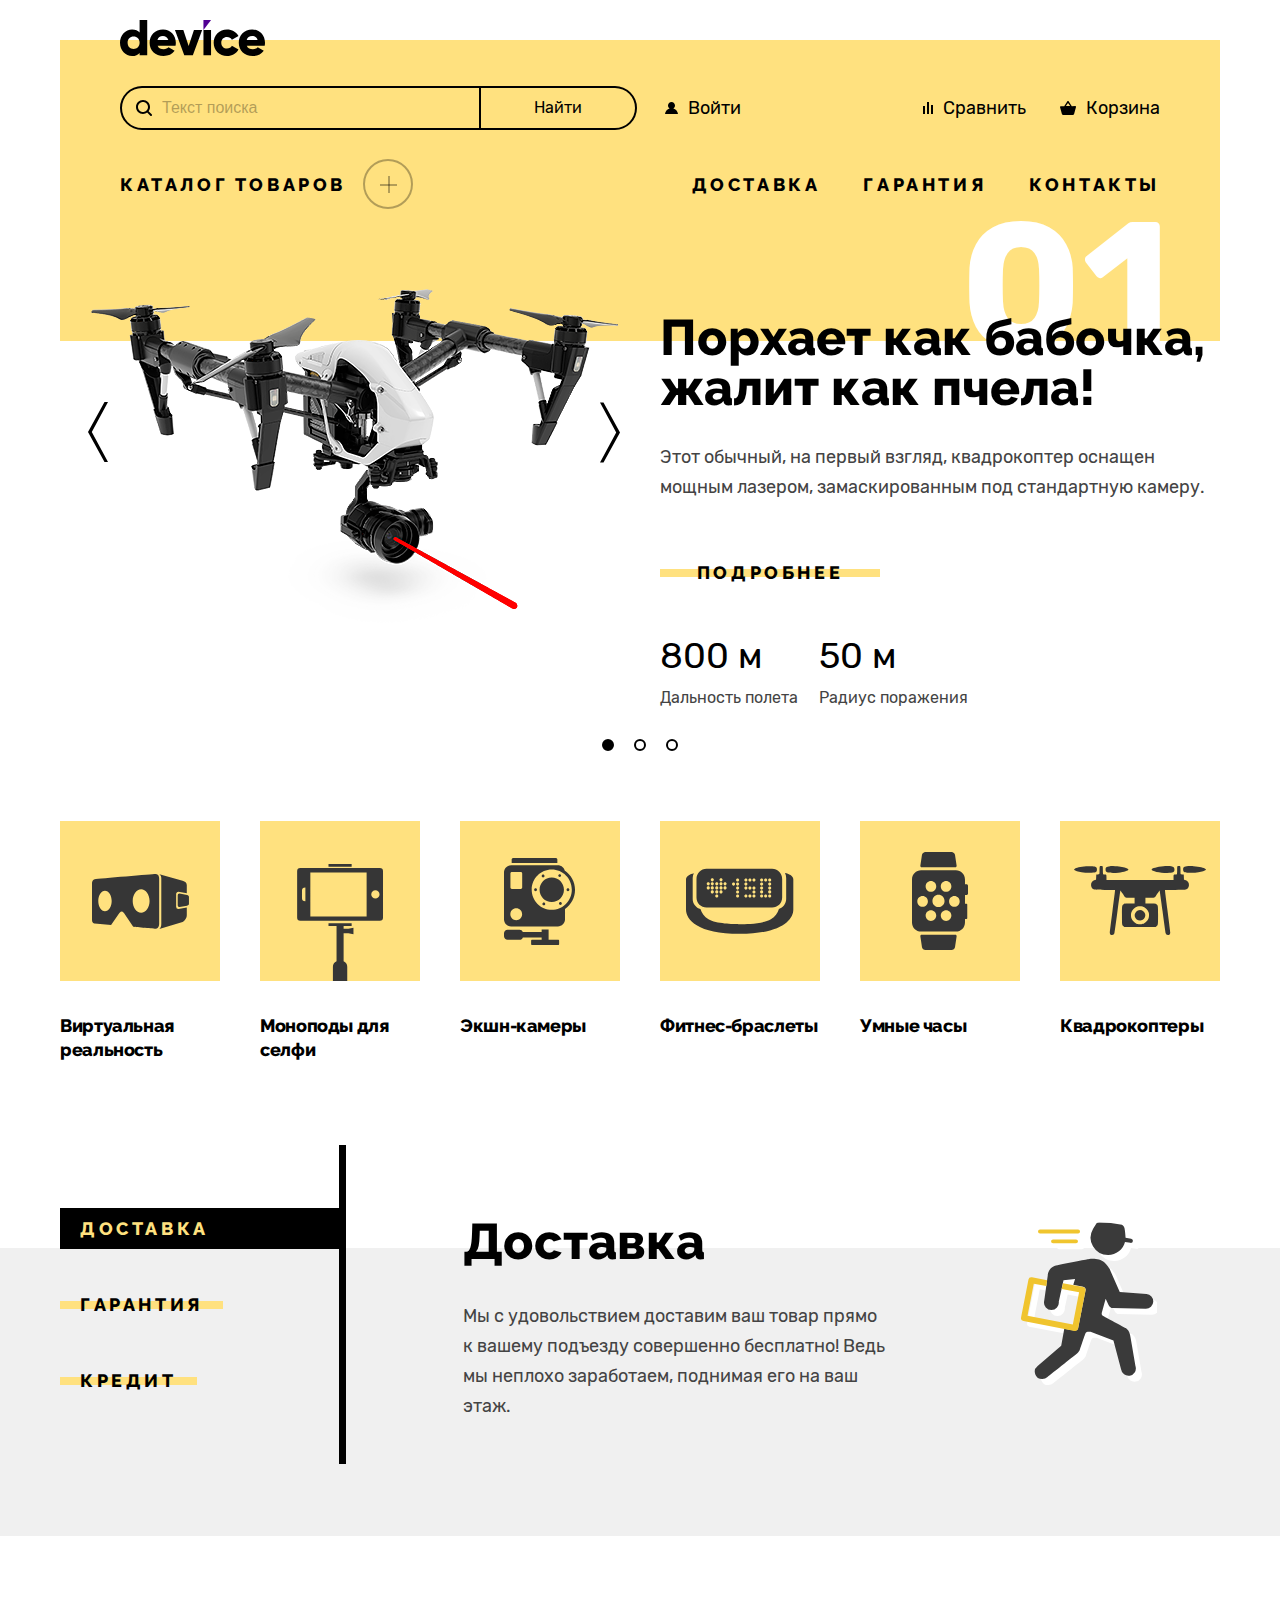
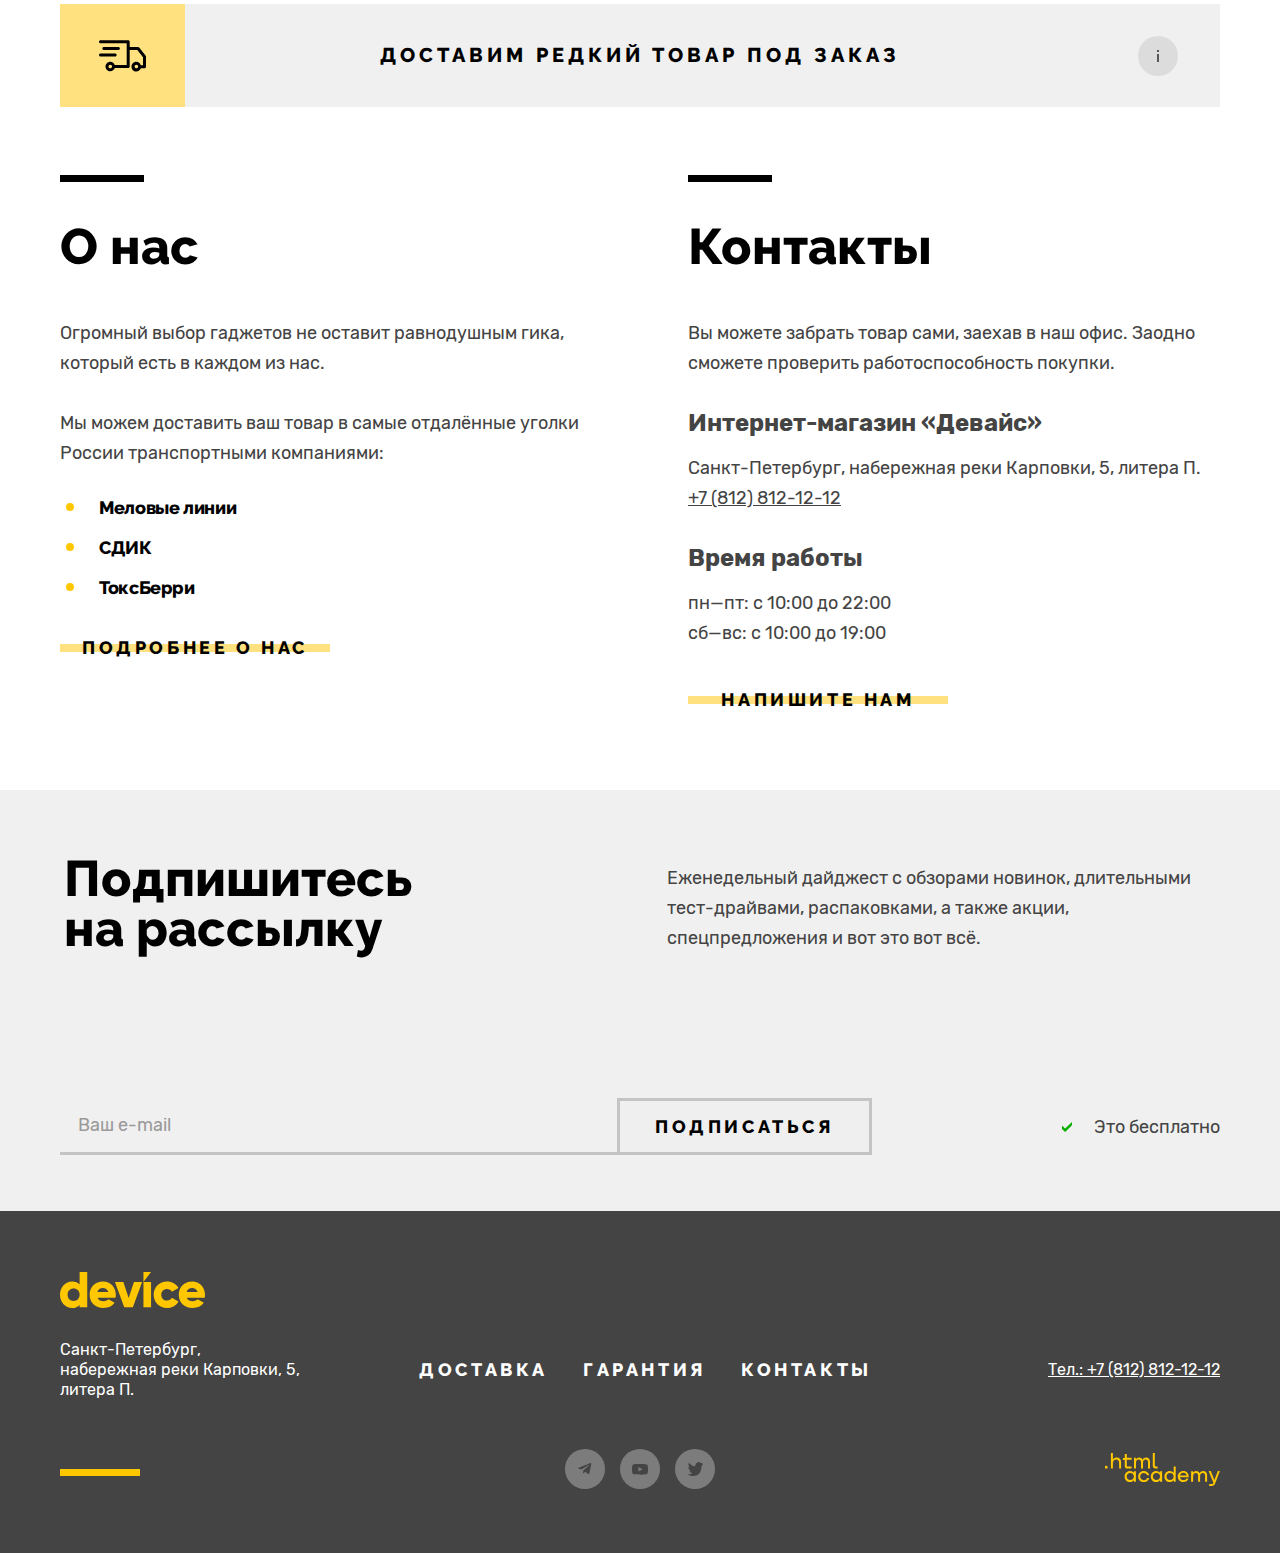
<file: index.html>
<!DOCTYPE html>
<html lang="ru">
  <head>
    <meta charset="utf-8">
    <title>Девайс</title>
    <link rel="stylesheet" href="styles/styles.css">
    <link rel="icon" href="favicon.ico">
    <link rel="icon" type="image/png" href="images/favicon.png">
  </head>
  <body>
    <header class="page-header">
      <nav class="navigation">
        <a class="logo-link" href="index.html">
          <img
            class="logo-image"
            src="images/logo-device.svg"
            alt="Логотип «Девайс»."
            width="145"
            height="36">
        </a>
        <div class="search-navigation-user">
          <form
            class="search-form"
            action="https://echo.htmlacademy.ru/"
            method="post"
          >
            <label for="search-field" class="visually-hidden"
              >Форма поиска</label
            >
            <div class="search-wrapper">
              <svg
              class="search-icon"
              aria-hidden="true"
              focusable="false"
              width="16"
              height="16"
              viewBox="0 0 16 16"
              fill="none"
              xmlns="http://www.w3.org/2000/svg"
            >
              <path
                d="M15.7 14.3L12.6 11.2C13.5 10 14 8.6 14 7C14 3.1 10.9 0 7 0C3.1 0 0 3.1 0 7C0 10.9 3.1 14 7 14C8.6 14 10 13.5 11.2 12.6L14.3 15.7C14.5 15.9 14.7 16 15 16C15.6 16 16 15.6 16 15C16 14.8 15.9 14.5 15.7 14.3ZM2 7C2 4.2 4.2 2 7 2C9.8 2 12 4.2 12 7C12 9.8 9.8 12 7 12C4.2 12 2 9.8 2 7Z"
                fill="#000000"
              />
              </svg>
              <input
              class="search-field"
              type="text"
              id="search-field"
              name="search-field"
              placeholder="Текст поиска"
              >
            </div>
            <div class="search-button-wrapper">
              <button class="search-button" type="submit">Найти</button>
            </div>
          </form>
          <ul class="navigation-user-list">
            <li class="navigation-user-item">
              <a
                class="navigation-user-link navigation-user-link-login"
                href="#"
              >
                <svg
                  class="navigation-icon navigation-icon-login"
                  xmlns="http://www.w3.org/2000/svg"
                  aria-hidden="true"
                  focusable="false"
                  width="13"
                  height="12"
                  fill="none"
                >
                  <path
                    fill="#000000"
                    d="M0 12h13c-.2-2.6-2.1-4.8-4.7-5.5 1-.6 1.7-1.7 1.7-3C10 1.6 8.4 0 6.5 0S3 1.6 3 3.5c0 1.3.7 2.4 1.7 3C2.1 7.2.2 9.4 0 12Z"
                  />
                </svg>
                Войти
              </a>
            </li>
            <li class="navigation-user-item">
              <a
                class="navigation-user-link navigation-user-link-compare"
                href="#"
              >
                <svg
                  class="navigation-icon navigation-icon-compare"
                  xmlns="http://www.w3.org/2000/svg"
                  aria-hidden="true"
                  focusable="false"
                  width="10"
                  height="12"
                  fill="none"
                >
                  <path
                    fill="#000000"
                    d="M6 0H4v12h2V0ZM2 4H0v8h2V4ZM10 3H8v9h2V3Z"
                  />
                </svg>
                Сравнить
              </a>
            </li>
            <li class="navigation-user-item">
              <a
                class="navigation-user-link navigation-user-link-cart"
                href="#"
              >
                <svg
                  class="navigation-icon navigation-icon-cart"
                  xmlns="http://www.w3.org/2000/svg"
                  aria-hidden="true"
                  focusable="false"
                  width="16"
                  height="14"
                  fill="none"
                >
                  <g clip-path="url(#a)">
                    <path
                      fill="#000000"
                      d="m15.3 5-3.5.2L8.6.3C8.5.1 8.2 0 8 0c-.2 0-.5.1-.6.3L4.2 5.2H.7c-.4 0-.7.3-.7.7v.2l1.9 6.8c.2.7.7 1.1 1.4 1.1h9.4c.7 0 1.2-.4 1.4-1.1L16 6v-.2c0-.4-.3-.8-.7-.8ZM8 1.9l2.2 3.2H5.9L8 1.9Z"
                    />
                  </g>
                  <defs>
                    <clipPath id="a">
                      <path fill="#ffffff" d="M0 0h16v14H0z" />
                    </clipPath>
                  </defs>
                </svg>
                Корзина
              </a>
              <div class="popover popover-cart">
                <svg
                  class="popover-triangle"
                  aria-hidden="true"
                  focusable="false"
                  xmlns="http://www.w3.org/2000/svg"
                  width="14"
                  height="6"
                  fill="none"
                >
                  <path fill="#000000" d="M14 6H0l7-6 7 6Z"/>
                </svg>
                <button class="popover-close-button">
                  2
                  <span class="visually-hidden">Закрыть</span>
                </button>
                <div class="popover-content">
                  <ul class="cart-items-list">
                    <li class="cart-item">
                      <div class="cart-item-wrapper">
                        <span class="cart-item-image cart-item-image-first"></span>
                        <p class="cart-item-title">Любительская селфи-палка</p>
                      </div>
                      <button type="button" class="cart-item-button">
                        <svg
                          aria-hidden="true"
                          focusable="false"
                          width="10"
                          height="10"
                          viewBox="0 0 10 10"
                          fill="none"
                          xmlns="http://www.w3.org/2000/svg"
                        >
                          <path
                            d="M10 0.909091L9.09091 0L5 4.09091L0.909091 0L0 0.909091L4.09091 5L0 9.09091L0.909091 10L5 5.90909L9.09091 10L10 9.09091L5.90909 5L10 0.909091Z"
                            fill="#ffffff"
                          />
                        </svg>
                        <span class="visually-hidden">Удалить из корзины</span>
                      </button>
                    </li>
                    <li class="cart-item">
                      <div class="cart-item-wrapper">
                        <span class="cart-item-image cart-item-image-second"></span>
                        <p class="cart-item-title">Профессиональная селфи-палка</p>
                      </div>
                      <button type="button" class="cart-item-button">
                        <svg
                          aria-hidden="true"
                          focusable="false"
                          width="10"
                          height="10"
                          viewBox="0 0 10 10"
                          fill="none"
                          xmlns="http://www.w3.org/2000/svg"
                        >
                          <path
                            d="M10 0.909091L9.09091 0L5 4.09091L0.909091 0L0 0.909091L4.09091 5L0 9.09091L0.909091 10L5 5.90909L9.09091 10L10 9.09091L5.90909 5L10 0.909091Z"
                            fill="#ffffff"
                          />
                        </svg>
                        <span class="visually-hidden">Удалить из корзины</span>
                      </button>
                    </li>
                  </ul>
                  <div class="cart-amount-sum">
                    <p class="cart-amount">Товаров: 2</p>
                    <p class="cart-sum">Сумма: 2000 ₽</p>
                  </div>
                  <button type="button" class="popover-cart-button">
                    Открыть корзину
                  </button>
                </div>
              </div>
            </li>
          </ul>
        </div>
        <ul class="navigation-list-index">
          <li class="navigation-item-catalog">
            <a class="navigation-link navigation-link-catalog" href="catalog.html">
              Каталог товаров
              <span class="navigation-catalog-icon"></span>
            </a>
            <ul class="navigation-sub-list">
              <li class="navigation-sub-column">
                <a class="navigation-sub-link" href="#">Виртуальная реальность</a>
                <a class="navigation-sub-link" href="#">Моноподы для cелфи</a>
                <a class="navigation-sub-link" href="#">Экшн-камеры</a>
              </li>
              <li class="navigation-sub-column">
                <a class="navigation-sub-link" href="#">Фитнес-браслеты</a>
                <a class="navigation-sub-link" href="#">Умные часы</a>
              </li>
              <li class="navigation-sub-column">
                <a class="navigation-sub-link" href="#">Квадрокоптеры</a>
              </li>
            </ul>
          </li>
          <li class="navigation-items">
            <a class="navigation-link navigation-link-menu" href="#">Доставка</a>
            <a class="navigation-link navigation-link-menu" href="#">Гарантия</a>
            <a class="navigation-link navigation-link-menu" href="#">Контакты</a>
          </li>
        </ul>
      </nav>
    </header>
    <main class="main-container main-index">
      <section class="slider">
        <div class="section-container">
          <h1 class="visually-hidden">Слайдер товаров</h1>
          <ul class="slider-list">
            <li class="slider-item">
              <div class="slider-image-wrapper">
                <img
                  class="slider-image"
                  src="images/slider-image-1.png"
                  alt="Квадрокоптер."
                  width="560"
                  height="560"
                >
                <div class="slider-arrows">
                  <button class="slider-arrow slider-arrow-left" type="button">
                    <span class="visually-hidden">Предыдущий товар</span>
                    <svg
                      xmlns="http://www.w3.org/2000/svg"
                      width="20"
                      height="60"
                      fill="none"
                    >
                      <path
                        fill="#000000"
                        d="M20 60h-3.5L0 30 16.5 0H20L3.8 30 20 60Z"
                      />
                    </svg>
                  </button>
                  <button class="slider-arrow slider-arrow-right" type="button">
                    <span class="visually-hidden">Следующий товар</span>
                    <svg
                      xmlns="http://www.w3.org/2000/svg"
                      width="20"
                      height="61"
                      fill="none"
                    >
                      <path
                        fill="#000000"
                        d="M0 60.4h3.5l16.5-30L3.5.4H0l16.2 30L0 60.4Z"
                      />
                    </svg>
                  </button>
                </div>
              </div>
              <div class="slider-description">
                <span class="slider-number">01</span>
                <div class="slider-text-wrapper">
                  <h2 class="slider-title">
                    Порхает как бабочка, жалит как пчела!
                  </h2>
                  <p class="slider-text">
                    Этот обычный, на первый взгляд, квадрокоптер оснащен мощным
                    лазером, замаскированным под стандартную камеру.
                  </p>
                  <a class="slider-button button" href="#">Подробнее</a>
                  <dl class="slider-characteristics">
                    <div class="slider-characteristics-wrapper">
                      <dt class="slider-characteristics-detail">800 м</dt>
                      <dd class="slider-characteristics-name">
                        Дальность полета
                      </dd>
                    </div>
                    <div class="slider-characteristics-wrapper">
                      <dt class="slider-characteristics-detail">50 м</dt>
                      <dd class="slider-characteristics-name">
                        Радиус поражения
                      </dd>
                    </div>
                  </dl>
                </div>
              </div>
            </li>
            <li class="slider-item slider-item-second">
              <img
                class="slider-image"
                src="images/slider-image-2.png"
                alt="Фитнес-браслет."
                width="560"
                height="560"
              >
              <div class="slider-description">
                <span class="slider-number">02</span>
                <h2 class="slider-title">Худеем правильно!</h2>
                <p class="slider-text">
                  Мотивирующие фитнес-браслеты помогут найти в себе силы не
                  пропускать занятия и соблюдать диету.
                </p>
                <a class="slider-button button" href="#">Подробнее</a>
                <dl class="slider-characteristics">
                  <div class="slider-characteristics-wrapper">
                    <dt class="slider-characteristics-detail">48 часов</dt>
                    <dd class="slider-characteristics-name">Без подзарядки</dd>
                  </div>
                </dl>
              </div>
            </li>
            <li class="slider-item slider-item-third">
              <img
                class="slider-image"
                src="images/slider-image-3.png"
                alt="Селфи-палка."
                width="560"
                height="560"
              >
              <div class="slider-description">
                <span class="slider-number">03</span>
                <h2 class="slider-title">Делай селфи,как Бен Стиллер!</h2>
                <p class="slider-text">
                  Самая длинная палка для селфи доступна в нашем магазине.
                  Восемь (Восемь, Карл!) метров длиной и весом всего 5 кг.
                </p>
                <a class="slider-button button" href="#">Подробнее</a>
                <dl class="slider-characteristics">
                  <div class="slider-characteristics-wrapper">
                    <dt class="slider-characteristics-detail">8,5 м</dt>
                    <dd class="slider-characteristics-name">Длина палки</dd>
                  </div>
                  <div class="slider-characteristics-wrapper">
                    <dt class="slider-characteristics-detail">5 кг</dt>
                    <dd class="slider-characteristics-name">Вес палки</dd>
                  </div>
                  <div class="slider-characteristics-wrapper">
                    <dt class="slider-characteristics-detail">Карбон</dt>
                    <dd class="slider-characteristics-name">Материал</dd>
                  </div>
                </dl>
              </div>
            </li>
          </ul>
          <ol class="slider-pagination">
            <li class="slider-pagination-item">
              <div class="slider-pagination-button-wrapper">
                <button
                  class="slider-pagination-button slider-pagination-button-current"
                  type="button"
                >
                  <span class="visually-hidden">1 товар</span>
                </button>
              </div>
            </li>
            <li class="slider-pagination-item">
              <div class="slider-pagination-button-wrapper">
                <button
                  class="slider-pagination-button"
                  type="button"
                >
                  <span class="visually-hidden">2 товар</span>
                </button>
              </div>
            </li>
            <li class="slider-pagination-item">
              <div class="slider-pagination-button-wrapper">
                <button
                  class="slider-pagination-button"
                  type="button"
                >
                  <span class="visually-hidden">3 товар</span>
                </button>
              </div>
            </li>
          </ol>
        </div>
      </section>
      <section class="category">
        <div class="section-container">
          <h2 class="visually-hidden">Категории товаров</h2>
          <ul class="category-list">
            <li class="category-item">
              <a class="category-link" href="#">
                <div class="category-image-wrapper">
                  <svg
                    class="category-image"
                    xmlns="http://www.w3.org/2000/svg"
                    aria-hidden="true"
                    focusable="false"
                    width="97"
                    height="55"
                    fill="none"
                  >
                    <path
                      fill="#363636"
                      d="M84.13 32.64V20c0-1.3 1.05-2.37 2.34-2.37l8.32 1.58v-8.19c0-2.36-1.7-3.43-4.2-4.27L67.4.17c1.62 1.4 1.9 2.04 1.9 4.4v45.21c0 2.36-.46 4.07-1.97 5.21l23.26-7.07c2.4-.83 4.2-4.21 4.2-6.57v-7.91l-8.32 1.57a2.35 2.35 0 0 1-2.34-2.37Z"
                    />
                    <path
                      fill="#363636"
                      d="m95.13 20.98-7.6-1.45c-1 0-1.82.83-1.82 1.86v9.86c0 1.03.81 1.86 1.82 1.86l7.6-1.43c1.15-.42 1.82-.83 1.82-1.86v-6.99c0-1.02-.76-1.5-1.82-1.85ZM67.17 4.48c0-5.08-4.23-4.46-4.23-4.46S5.84 4.74 2.84 5.14C-.16 5.55 0 9.54 0 9.54V45.8c0 3.74 2.6 3.75 2.6 3.75l16.48 1.4L27.2 39.3s1.11-1.83 2.5-1.83c1.4 0 2.44 1.86 2.44 1.86l9.06 13.52s18.9 1.91 22.52 1.91c3.63 0 3.44-5.02 3.44-5.02V4.48ZM12.98 37.2c-3.7 0-6.7-4.6-6.7-10.27 0-5.68 3-10.28 6.7-10.28s6.7 4.6 6.7 10.28c0 5.67-3 10.27-6.7 10.27Zm36.16 1.43c-4.66 0-8.44-5.24-8.44-11.7 0-6.47 3.78-11.7 8.44-11.7s8.44 5.23 8.44 11.7c0 6.46-3.78 11.7-8.44 11.7Z"
                    />
                  </svg>
                </div>
                <p class="category-name">Виртуальная реальность</p>
              </a>
            </li>
            <li class="category-item">
              <a class="category-link" href="#">
                <div class="category-image-wrapper">
                  <svg
                    class="category-image category-image-monopod"
                    xmlns="http://www.w3.org/2000/svg"
                    aria-hidden="true"
                    focusable="false"
                    width="87"
                    height="117"
                    fill="none"
                  >
                    <path
                      fill="#363636"
                      d="M82.821 4.011H3.331A3.188 3.188 0 0 0 .141 7.199v46.413a3.187 3.187 0 0 0 3.188 3.189h79.492a3.188 3.188 0 0 0 3.19-3.189V7.199a3.189 3.189 0 0 0-3.19-3.188ZM8.392 37.236h-.226a3.19 3.19 0 0 1-3.189-3.189v-7.283a3.188 3.188 0 0 1 3.19-3.188h.225v13.66Zm61.231 15.172H13.341V8.402h56.282v44.006ZM78.4 34.552a4.146 4.146 0 0 1-4.146-4.147 4.146 4.146 0 1 1 4.146 4.147ZM54.654 0H31.497v2.758h23.157V0ZM46.608 64.861v-2.973h8.046V59.13H31.498v2.758h8.045v35.246a6.068 6.068 0 0 0-3.635 5.559V117h14.335v-14.307a6.062 6.062 0 0 0-3.636-5.557v-27.99h4.796l5.051 1.213v-6.711l-5.05 1.213h-4.796Z"
                    />
                  </svg>
                </div>
                <p class="category-name">Моноподы для селфи</p>
              </a>
            </li>
            <li class="category-item">
              <a class="category-link" href="#">
                <div class="category-image-wrapper">
                  <svg
                    class="category-image"
                    xmlns="http://www.w3.org/2000/svg"
                    aria-hidden="true"
                    focusable="false"
                    width="72"
                    height="87"
                    fill="none"
                  >
                    <path
                      fill="#363636"
                      d="M53.349 1.49c0-.736-.578-1.49-1.311-1.49H9.053C8.32 0 7.672.754 7.672 1.49v3.522h45.676l.001-3.522ZM54.202 81.809h-9.597V71.426h-6.958v2.507H18.774c-.537-1.254-1.757-2.148-3.181-2.148H3.559C1.642 71.784 0 73.387 0 75.311v3.018c0 1.924 1.642 3.48 3.559 3.48h12.035c1.511 0 2.792-.896 3.269-2.326h18.785v2.326H28.13c-.533 0-1.01.437-1.01.972v3.172c0 .535.478 1.048 1.01 1.048h26.072c.533 0 .93-.513.93-1.048V82.78c0-.535-.397-.971-.93-.971ZM60.666 12.39c-.861-2.937-3.567-5.05-6.771-5.05H7.148C3.25 7.34 0 10.449 0 14.361v46.9c0 3.912 3.25 7.121 7.148 7.121h46.747c3.898 0 7.126-3.209 7.126-7.121V50.915c6.066-4.204 10.001-11.211 10.001-19.164-.001-8.079-4.132-15.181-10.356-19.361ZM12.238 62.151c-3.259 0-5.901-2.65-5.901-5.921 0-3.27 2.642-5.922 5.901-5.922s5.902 2.652 5.902 5.922c0 3.271-2.643 5.921-5.902 5.921Zm5.961-32.605c0 .786-.635 1.422-1.418 1.422h-8.94c-.783 0-1.418-.637-1.418-1.422v-14.16c0-.786.635-1.423 1.418-1.423h8.939c.783 0 1.418.637 1.418 1.423l.001 14.16Zm29.563 22.312c-11.076 0-20.057-9.01-20.057-20.123 0-11.113 8.98-20.124 20.057-20.124 11.077 0 20.058 9.01 20.058 20.124 0 11.114-8.981 20.123-20.058 20.123Z"
                    />
                    <path
                      fill="#363636"
                      d="M47.762 43.964c6.7312 0 12.188-5.4751 12.188-12.229 0-6.7539-5.4568-12.229-12.188-12.229s-12.188 5.4751-12.188 12.229c0 6.7539 5.4568 12.229 12.188 12.229ZM31.562 33.171c.7925 0 1.435-.6425 1.435-1.435 0-.7925-.6425-1.435-1.435-1.435-.7925 0-1.435.6425-1.435 1.435 0 .7925.6425 1.435 1.435 1.435ZM63.963 33.171c.7925 0 1.435-.6425 1.435-1.435 0-.7925-.6425-1.435-1.435-1.435-.7925 0-1.435.6425-1.435 1.435 0 .7925.6425 1.435 1.435 1.435ZM39.109 19.429c.7925 0 1.435-.6425 1.435-1.435 0-.7925-.6425-1.435-1.435-1.435-.7925 0-1.435.6425-1.435 1.435 0 .7925.6425 1.435 1.435 1.435ZM56.415 46.912c.7898 0 1.43-.6429 1.43-1.436 0-.7931-.6402-1.436-1.43-1.436s-1.43.6429-1.43 1.436c0 .7931.6402 1.436 1.43 1.436ZM55.697 19c.7925 0 1.435-.6425 1.435-1.435 0-.7925-.6425-1.435-1.435-1.435-.7925 0-1.435.6425-1.435 1.435 0 .7925.6425 1.435 1.435 1.435ZM39.828 47.341c.7925 0 1.435-.6425 1.435-1.435 0-.7925-.6425-1.435-1.435-1.435-.7925 0-1.435.6425-1.435 1.435 0 .7925.6425 1.435 1.435 1.435Z"
                    />
                  </svg>
                </div>
                <p class="category-name">Экшн-камеры</p>
              </a>
            </li>
            <li class="category-item">
              <a class="category-link" href="#">
                <div class="category-image-wrapper">
                  <svg
                    class="category-image"
                    xmlns="http://www.w3.org/2000/svg"
                    aria-hidden="true"
                    focusable="false"
                    width="108"
                    height="66"
                    fill="none"
                  >
                    <path
                      fill="#363636"
                      d="M98.967 5.0743c.752 1.441 1.209 3.08 1.209 4.818v21.1021c0 4.616-3.092 8.527-7.246 9.9-1.325 3.987-3.778 7.854-8.051 10.432-8.676 5.231-31.124 4.8369-31.198 4.8369-.078 0-22.513.395-31.189-4.8369-4.216-2.5451-6.708-6.347-8.042-10.279-4.418-1.209-7.756-5.2511-7.756-10.053V9.8934c0-1.688.427-3.282 1.139-4.693C4.17 6.1094 0 7.9184 0 11.4344v29.983c0 10.251 11.839 24.4329 53.657 24.4329 41.82 0 53.657-14.1819 53.657-24.4329v-29.983c-.001-3.684-4.576-5.494-8.347-6.36Z"
                    />
                    <path
                      fill="#363636"
                      d="M20.561 39.4594h65.523c5.564 0 10.074-4.513 10.074-10.077v-18.447c0-5.563-4.51-10.075-10.074-10.075H20.561c-5.564 0-10.075 4.511-10.075 10.075v18.447c0 5.564 4.511 10.077 10.075 10.077Zm63.134-28.991c.867 0 1.569.703 1.569 1.57 0 .866-.702 1.569-1.569 1.569s-1.568-.703-1.568-1.569c0-.868.701-1.57 1.568-1.57Zm0 4.039c.867 0 1.569.703 1.569 1.568 0 .867-.702 1.569-1.569 1.569s-1.568-.702-1.568-1.569c0-.865.701-1.568 1.568-1.568Zm0 4.039c.867 0 1.569.702 1.569 1.569 0 .8659-.702 1.569-1.569 1.569s-1.568-.7031-1.568-1.569c0-.867.701-1.569 1.568-1.569Zm0 3.827c.867 0 1.569.704 1.569 1.569 0 .867-.702 1.568-1.569 1.568s-1.568-.701-1.568-1.568c0-.866.701-1.569 1.568-1.569Zm0 4.039c.867 0 1.569.702 1.569 1.569 0 .865-.702 1.568-1.569 1.568s-1.568-.704-1.568-1.568c0-.867.701-1.569 1.568-1.569Zm-4.039-15.944c.867 0 1.568.703 1.568 1.57 0 .866-.701 1.569-1.568 1.569-.865 0-1.568-.703-1.568-1.569 0-.868.703-1.57 1.568-1.57Zm0 15.944c.867 0 1.568.702 1.568 1.569 0 .865-.701 1.568-1.568 1.568-.865 0-1.568-.704-1.568-1.568 0-.867.703-1.569 1.568-1.569Zm-4.037-15.944c.865 0 1.568.703 1.568 1.57 0 .866-.703 1.569-1.568 1.569-.867 0-1.569-.703-1.569-1.569 0-.868.702-1.57 1.569-1.57Zm0 4.039c.865 0 1.568.703 1.568 1.568 0 .867-.703 1.569-1.568 1.569-.867 0-1.569-.702-1.569-1.569 0-.865.702-1.568 1.569-1.568Zm0 4.039c.865 0 1.568.702 1.568 1.569 0 .8659-.703 1.569-1.568 1.569-.867 0-1.569-.7031-1.569-1.569 0-.867.702-1.569 1.569-1.569Zm0 3.827c.865 0 1.568.704 1.568 1.569 0 .867-.703 1.568-1.568 1.568-.867 0-1.569-.701-1.569-1.568 0-.866.702-1.569 1.569-1.569Zm0 4.039c.865 0 1.568.702 1.568 1.569 0 .865-.703 1.568-1.568 1.568-.867 0-1.569-.704-1.569-1.568 0-.867.702-1.569 1.569-1.569Zm-7.654-15.944c.867 0 1.568.703 1.568 1.57 0 .866-.701 1.569-1.568 1.569-.867 0-1.568-.703-1.568-1.569-.001-.868.703-1.57 1.568-1.57Zm0 8.078c.867 0 1.568.702 1.568 1.569 0 .8659-.701 1.569-1.568 1.569-.867 0-1.568-.7031-1.568-1.569-.001-.867.703-1.569 1.568-1.569Zm0 3.881c.867 0 1.568.701 1.568 1.568 0 .865-.701 1.569-1.568 1.569-.867 0-1.568-.704-1.568-1.569-.001-.867.703-1.568 1.568-1.568Zm0 3.985c.867 0 1.568.702 1.568 1.569 0 .865-.701 1.568-1.568 1.568-.867 0-1.568-.704-1.568-1.568-.001-.867.703-1.569 1.568-1.569Zm-4.039-15.944c.867 0 1.57.703 1.57 1.57 0 .866-.703 1.569-1.57 1.569-.865 0-1.569-.703-1.569-1.569-.001-.868.704-1.57 1.569-1.57Zm0 8.078c.867 0 1.57.702 1.57 1.569 0 .8659-.703 1.569-1.57 1.569-.865 0-1.569-.7031-1.569-1.569-.001-.867.704-1.569 1.569-1.569Zm0 7.866c.867 0 1.57.702 1.57 1.569 0 .865-.703 1.568-1.57 1.568-.865 0-1.569-.704-1.569-1.568-.001-.867.704-1.569 1.569-1.569Zm-4.038-15.944c.865 0 1.569.703 1.569 1.57 0 .866-.704 1.569-1.569 1.569-.867 0-1.568-.703-1.568-1.569-.001-.868.701-1.57 1.568-1.57Zm0 4.039c.865 0 1.569.703 1.569 1.568 0 .867-.704 1.569-1.569 1.569-.867 0-1.568-.702-1.568-1.569-.001-.865.701-1.568 1.568-1.568Zm0 4.039c.865 0 1.569.702 1.569 1.569 0 .8659-.704 1.569-1.569 1.569-.867 0-1.568-.7031-1.568-1.569-.001-.867.701-1.569 1.568-1.569Zm0 7.866c.865 0 1.569.702 1.569 1.569 0 .865-.704 1.568-1.569 1.568-.867 0-1.568-.704-1.568-1.568-.001-.867.701-1.569 1.568-1.569Zm-8.29-15.944c.867 0 1.569.703 1.569 1.57 0 .866-.702 1.569-1.569 1.569s-1.568-.703-1.568-1.569c-.001-.868.701-1.57 1.568-1.57Zm0 4.039c.867 0 1.569.703 1.569 1.568 0 .867-.702 1.569-1.569 1.569s-1.568-.702-1.568-1.569c-.001-.865.701-1.568 1.568-1.568Zm0 4.039c.867 0 1.569.702 1.569 1.569 0 .8659-.702 1.569-1.569 1.569s-1.568-.7031-1.568-1.569c-.001-.867.701-1.569 1.568-1.569Zm0 3.881c.867 0 1.569.701 1.569 1.568 0 .865-.702 1.569-1.569 1.569s-1.568-.704-1.568-1.569c-.001-.867.701-1.568 1.568-1.568Zm0 3.985c.867 0 1.569.702 1.569 1.569 0 .865-.702 1.568-1.569 1.568s-1.568-.704-1.568-1.568c-.001-.867.701-1.569 1.568-1.569Zm-4.039-11.905c.867 0 1.568.703 1.568 1.568 0 .867-.701 1.569-1.568 1.569-.867 0-1.569-.702-1.569-1.569 0-.865.701-1.568 1.569-1.568Zm-8.502-.212c.865 0 1.569.703 1.569 1.568 0 .867-.704 1.569-1.569 1.569-.867 0-1.571-.703-1.571-1.569 0-.865.703-1.568 1.571-1.568Zm0 4.038c.865 0 1.569.703 1.569 1.57 0 .866-.704 1.57-1.569 1.57-.867 0-1.571-.704-1.571-1.57 0-.867.703-1.57 1.571-1.57Zm-4.039-8.078c.865 0 1.568.703 1.568 1.57 0 .866-.704 1.568-1.568 1.568-.867 0-1.569-.703-1.569-1.568 0-.867.701-1.57 1.569-1.57Zm0 4.04c.865 0 1.568.703 1.568 1.568 0 .867-.704 1.569-1.568 1.569-.867 0-1.569-.703-1.569-1.569 0-.865.701-1.568 1.569-1.568Zm0 4.038c.865 0 1.568.703 1.568 1.57 0 .866-.704 1.57-1.568 1.57-.867 0-1.569-.704-1.569-1.57 0-.867.701-1.57 1.569-1.57Zm0 4.04c.865 0 1.568.704 1.568 1.569 0 .867-.704 1.568-1.568 1.568-.867 0-1.569-.701-1.569-1.568 0-.866.701-1.569 1.569-1.569Zm-4.254-8.078c.867 0 1.569.703 1.569 1.568 0 .867-.702 1.569-1.569 1.569s-1.568-.703-1.568-1.569c0-.865.701-1.568 1.568-1.568Zm0 4.038c.867 0 1.569.703 1.569 1.57 0 .866-.702 1.57-1.569 1.57s-1.568-.704-1.568-1.57c0-.867.701-1.57 1.568-1.57Zm0 4.04c.867 0 1.569.704 1.569 1.569 0 .867-.702 1.568-1.569 1.568s-1.568-.701-1.568-1.568c0-.866.701-1.569 1.568-1.569Zm0 4.039c.867 0 1.569.702 1.569 1.569 0 .865-.702 1.568-1.569 1.568s-1.568-.704-1.568-1.568c0-.867.701-1.569 1.568-1.569ZM26.3 10.2554c.867 0 1.571.703 1.571 1.57 0 .866-.704 1.568-1.571 1.568-.865 0-1.569-.703-1.569-1.568 0-.867.704-1.57 1.569-1.57Zm0 4.04c.867 0 1.571.703 1.571 1.568 0 .867-.704 1.569-1.571 1.569-.865 0-1.569-.703-1.569-1.569 0-.865.704-1.568 1.569-1.568Zm0 4.038c.867 0 1.571.703 1.571 1.57 0 .866-.704 1.57-1.571 1.57-.865 0-1.569-.704-1.569-1.57 0-.867.704-1.57 1.569-1.57Zm0 4.04c.867 0 1.571.704 1.571 1.569 0 .867-.704 1.568-1.571 1.568-.865 0-1.569-.701-1.569-1.568 0-.866.704-1.569 1.569-1.569Zm-4.037-8.078c.865 0 1.569.703 1.569 1.568 0 .867-.704 1.569-1.569 1.569-.867 0-1.569-.703-1.569-1.569 0-.865.702-1.568 1.569-1.568Zm0 4.038c.865 0 1.569.703 1.569 1.57 0 .866-.704 1.57-1.569 1.57-.867 0-1.569-.704-1.569-1.57 0-.867.702-1.57 1.569-1.57Z"
                    />
                  </svg>
                </div>
                <p class="category-name">Фитнес-браслеты</p>
              </a>
            </li>
            <li class="category-item">
              <a class="category-link" href="#">
                <div class="category-image-wrapper">
                  <svg
                    class="category-image"
                    xmlns="http://www.w3.org/2000/svg"
                    aria-hidden="true"
                    focusable="false"
                    width="57"
                    height="98"
                    fill="none"
                  >
                    <path
                      fill="#363636"
                      d="M54.494 32.197h-1.515v-4.64c0-5.052-4.087-9.186-9.082-9.186H9.082C4.086 18.372 0 22.505 0 27.557v42.868c0 5.052 4.087 9.185 9.083 9.185h34.815c4.995 0 9.082-4.133 9.082-9.185V67.01h1.515c.415 0 .757-.344.757-.764V52.467c0-.421-.342-.766-.757-.766H52.98v-8.788h1.515c.832 0 1.514-.688 1.514-1.531v-7.654c-.001-.842-.683-1.531-1.515-1.531Zm-20.412-3.109c2.926 0 5.299 2.398 5.299 5.358 0 2.96-2.373 5.358-5.299 5.358s-5.298-2.398-5.298-5.358c0-2.96 2.372-5.358 5.298-5.358Zm-15.137 0c2.925 0 5.298 2.398 5.298 5.358 0 2.96-2.373 5.358-5.298 5.358-2.926 0-5.298-2.398-5.298-5.358 0-2.96 2.372-5.358 5.298-5.358ZM5.297 49.397c0-2.959 2.371-5.358 5.298-5.358 2.926 0 5.298 2.399 5.298 5.358 0 2.959-2.373 5.358-5.298 5.358-2.927.001-5.298-2.399-5.298-5.358Zm13.648 19.497c-2.926 0-5.298-2.398-5.298-5.358 0-2.96 2.372-5.358 5.298-5.358 2.925 0 5.298 2.398 5.298 5.358 0 2.96-2.373 5.358-5.298 5.358Zm1.49-19.903c0-3.382 2.711-6.124 6.055-6.124s6.055 2.742 6.055 6.124c0 3.382-2.711 6.124-6.055 6.124-3.344-.001-6.055-2.742-6.055-6.124Zm13.647 19.903c-2.926 0-5.298-2.398-5.298-5.358 0-2.96 2.372-5.358 5.298-5.358s5.299 2.398 5.299 5.358c0 2.96-2.373 5.358-5.299 5.358Zm8.302-14.138c-2.927 0-5.298-2.399-5.298-5.358 0-2.959 2.371-5.358 5.298-5.358 2.926 0 5.298 2.399 5.298 5.358 0 2.958-2.372 5.358-5.298 5.358ZM9.646 15.31h33.687c.843 0 1.432-.681 1.306-1.514L43.023 3.028s0-.001-.002-.002C42.771 1.362 41.189 0 39.506 0H13.474c-1.686 0-3.268 1.362-3.517 3.028L8.342 13.795c-.125.833.461 1.515 1.304 1.515ZM43.333 82.671H9.646c-.843 0-1.429.683-1.304 1.516l1.615 10.767c.25 1.666 1.832 3.028 3.516 3.028h26.032c1.684 0 3.266-1.362 3.517-3.026v-.002l1.615-10.767c.128-.833-.461-1.516-1.304-1.516Z"
                    />
                  </svg>
                </div>
                <p class="category-name">Умные часы</p>
              </a>
            </li>
            <li class="category-item">
              <a class="category-link" href="#">
                <div class="category-image-wrapper">
                  <svg
                    class="category-image"
                    aria-hidden="true"
                    focusable="false"
                    width="133"
                    height="70"
                    viewBox="0 0 133 70"
                    fill="none"
                    xmlns="http://www.w3.org/2000/svg"
                  >
                    <path
                      d="M12.0523 0.257913C6.50738 0.745213 1.83838 1.85073 0.575275 2.93033C-0.147425 3.54653 -0.147425 3.54653 0.342875 4.08653C0.987375 4.80623 4.05628 5.73151 7.59048 6.32281C11.5885 6.99081 20.1003 7.01622 21.3136 6.37412C22.5255 5.70612 22.9376 4.96048 22.9376 3.39268C22.9376 1.77398 22.3185 0.976689 20.7198 0.540189C19.274 0.154289 14.9415 1.33812e-05 12.0523 0.257913Z"
                      fill="#363636"
                    />
                    <path
                      d="M25.7745 0.488281C25.6451 0.771481 25.5162 2.5962 25.5162 4.6001C25.5162 8.6611 25.6715 8.3784 23.3243 8.5332L22.2935 8.6103L22.0352 13.6986L20.8487 13.9818C18.2696 14.6498 16.8497 16.577 17.0572 19.2762C17.1851 21.2034 18.088 22.617 19.6358 23.3631C20.7447 23.8763 21.1055 23.9012 30.8819 23.9012C36.4268 23.9012 41.0191 23.9798 41.0704 24.0819C41.1212 24.2103 39.961 33.4891 38.4908 44.7206C37.046 55.9511 35.8077 65.7177 35.7823 66.3866C35.731 68.0038 36.6085 69.0077 38.13 69.0077C39.3673 69.0077 40.1417 68.3661 40.4513 67.1063C40.5807 66.5926 41.9469 56.7733 43.4694 45.285C44.9914 33.8221 46.3322 24.4163 46.4098 24.4163C46.5128 24.4163 47.4928 25.8294 48.6022 27.552C51.5421 32.178 51.0011 31.8689 56.2375 31.8689H60.5959V37.4987L55.4631 37.5758C50.7429 37.6529 50.2531 37.7028 49.5818 38.191C48.009 39.3482 47.9568 39.606 47.9568 49.1676C47.9568 58.7018 47.9832 58.9596 49.4793 60.2174L50.3304 60.9127H81.6956L82.5462 60.2174C84.0423 58.9596 84.0667 58.7018 84.0667 49.1676C84.0667 39.6061 84.0159 39.3483 82.4437 38.191C81.7728 37.7027 81.2826 37.6529 76.5619 37.5758L71.4301 37.4987V31.8689H75.7895C81.0239 31.8689 80.4829 32.178 83.4233 27.552C84.5337 25.8293 85.5131 24.4163 85.6167 24.4163C85.6929 24.4163 87.0356 33.8221 88.5562 45.285C90.0787 56.7733 91.4458 66.5926 91.5748 67.1063C91.8844 68.3661 92.6568 69.0077 93.8961 69.0077C95.4176 69.0077 96.2955 68.0038 96.2428 66.3866C96.2174 65.7177 94.9791 55.9511 93.5338 44.7206C92.065 33.4892 90.9029 24.2103 90.9557 24.0819C91.0065 23.9798 95.5973 23.9012 101.145 23.9012C110.921 23.9012 111.281 23.8763 112.389 23.3631C113.937 22.617 114.839 21.2034 114.968 19.2762C115.175 16.577 113.757 14.6497 111.177 13.9818L109.99 13.6986L109.734 8.6103L108.702 8.5332C106.355 8.3784 106.508 8.6611 106.508 4.6001C106.508 2.5962 106.38 0.771481 106.252 0.488281C106.045 0.128381 105.709 0 104.884 0C104.265 0 103.646 0.128394 103.464 0.308594C103.258 0.514194 103.155 1.77392 103.155 4.24072C103.155 6.70802 103.052 7.9678 102.845 8.1728C102.666 8.3525 101.944 8.48091 101.196 8.48091C99.5699 8.48091 99.5445 8.53311 99.5445 11.5913V13.8784H32.4806V11.5913C32.4806 8.53321 32.4557 8.48091 30.8307 8.48091C30.0822 8.48091 29.3605 8.3525 29.1803 8.1728C28.9728 7.9677 28.8702 6.70802 28.8702 4.24072C28.8702 1.77392 28.7672 0.514094 28.5606 0.308594C28.3799 0.128394 27.7603 0 27.1417 0C26.317 0 25.9815 0.128481 25.7745 0.488281ZM68.6173 40.6084C71.506 41.5068 74.0089 44.001 74.7833 46.7764C75.2218 48.3194 75.0929 50.9922 74.4991 52.5596C73.8028 54.4346 71.8145 56.5694 69.9337 57.4951C68.6437 58.1367 68.1798 58.2139 66.0128 58.2139C63.8463 58.2139 63.3819 58.1368 62.0924 57.4951C60.2081 56.5693 58.2233 54.4346 57.5265 52.5596C56.9337 50.9922 56.8038 48.3194 57.2428 46.7764C57.9908 44.0528 60.4923 41.5069 63.3043 40.6084C65.3165 39.9659 66.6046 39.9659 68.6173 40.6084Z"
                      fill="#363636"
                    />
                    <path
                      d="M63.794 44.4375C61.7574 45.3633 60.2872 48.0869 60.7252 50.168C61.4991 53.8448 65.5484 55.7207 68.7208 53.8701C70.7062 52.7119 71.712 50.3232 71.172 48.0869C70.6036 45.6963 68.4376 43.9492 66.0128 43.9492C65.3673 43.9493 64.3873 44.1807 63.794 44.4375Z"
                      fill="#363636"
                    />
                    <path
                      d="M36.0919 0.154283C32.1715 0.822283 31.5787 1.28518 31.5787 3.59808C31.5787 5.42278 32.0426 6.0141 33.8468 6.5537C35.3966 7.0161 41.0192 7.06787 44.3468 6.68207C51.2076 5.85977 55.6686 4.13766 54.0455 2.93006C52.7804 2.03016 49.1432 1.05358 44.9913 0.539977C42.5157 0.231977 36.9952 -1.67042e-05 36.0919 0.154283Z"
                      fill="#363636"
                    />
                    <path
                      d="M89.4845 0.257917C83.1652 0.848217 77.6202 2.339 77.6202 3.4439C77.6202 5.1661 85.461 6.91361 93.2501 6.93951C99.0538 6.93951 100.446 6.2974 100.446 3.5982C100.446 1.774 99.8273 0.976616 98.0734 0.514216C96.4239 0.102616 92.3985 1.71959e-05 89.4845 0.257917Z"
                      fill="#363636"
                    />
                    <path
                      d="M112.776 0.283308C110.996 0.514308 109.758 1.05383 109.346 1.77403C108.959 2.54453 109.036 4.67781 109.5 5.34581C110.428 6.65681 111.152 6.81109 116.568 6.81109C120.23 6.81109 122.37 6.68221 124.435 6.32281C127.969 5.73151 131.038 4.80623 131.683 4.08653C132.173 3.54653 132.173 3.54653 131.45 2.93033C130.109 1.79943 125.492 0.745217 119.534 0.257917C116.053 -0.0252828 115.046 -0.0252922 112.776 0.283308Z"
                      fill="#363636"
                    />
                  </svg>
                </div>
                <p class="category-name">Квадрокоптеры</p>
              </a>
            </li>
          </ul>
        </div>
      </section>
      <section class="property">
        <div class="section-container property-section-container">
          <h2 class="visually-hidden">Условия</h2>
          <ul class="property-list">
            <li class="property-item">
              <button
                class="property-button property-button-current button"
                type="button"
              >
                Доставка
              </button>
            </li>
            <li class="property-item">
              <button
                class="property-button button"
                type="button"
              >
                Гарантия
              </button>
            </li>
            <li class="property-item">
              <button
                class="property-button button"
                type="button"
              >
                Кредит
              </button>
            </li>
          </ul>
          <ul class="property-description">
            <li class="property-description-item">
              <div class="property-item-wrapper">
                <h2 class="property-title">Доставка</h2>
                <p class="property-description-text">
                  Мы с удовольствием доставим ваш товар прямо к вашему подъезду
                  совершенно бесплатно! Ведь мы неплохо заработаем, поднимая его
                  на ваш этаж.
                </p>
              </div>
              <img
                class="property-image"
                src="images/property-image-1.svg"
                alt="Доставка."
                width="136"
                height="164"
              >
            </li>
            <li class="visually-hidden">
              <h2 class="property-title">Гарантия</h2>
              <p class="property-description-text">
                Если из-за возгорания купленного у нас товара у вас сгорит дом —
                не переживайте, мы выдадим вам новый. Товар, не дом, конечно же.
              </p>
              <img
                class="property-image"
                src="images/property-image-2.svg"
                alt="Гарантия."
                width="171"
                height="195"
              >
            </li>
            <li class="visually-hidden">
              <h2 class="property-title">Кредит</h2>
              <p class="property-description-text">
                Залезть в долговую яму стало проще! Кредитные консультанты
                подберут для вас наиболее выгодные условия кредита. Выгодные для
                банка, разумеется.
              </p>
              <img
                class="property-image"
                src="images/property-image-3.svg"
                alt="Кредит."
                width="156"
                height="188"
              >
            </li>
          </ul>
        </div>
      </section>
      <section class="delivery">
        <h2 class="visually-hidden">Доставка</h2>
        <a class="section-container delivery-section-link" href="#">
          <div class="delivery-image-wrapper">
            <svg
              class="delivery-image"
              xmlns="http://www.w3.org/2000/svg"
              aria-hidden="true"
              focusable="false"
              width="47"
              height="32"
              fill="none"
            >
              <path
                fill="#000000"
                d="m46.7 15.76-6.5-8.2c-.3-.4-.7-.6-1.2-.6h-8.3v-5.1c0-.8-.7-1.5-1.5-1.5H1.5c-.8 0-1.5.7-1.5 1.5s.7 1.5 1.5 1.5h26.2V25.06H15.8c-.6-1.9-2.4-3.3-4.5-3.3-2.6 0-4.8 2.2-4.8 4.8 0 2.6 2.2 4.8 4.8 4.8 2.1 0 3.9-1.4 4.5-3.3h13.4c.8 0 1.5-.7 1.5-1.5V9.96h7.6l5.7 7.3v7.9h-2.2c-.6-1.9-2.4-3.3-4.5-3.3-2.6 0-4.8 2.2-4.8 4.8 0 2.6 2.1 4.8 4.8 4.8 2.1 0 3.9-1.4 4.5-3.3h3.7c.8 0 1.5-.7 1.5-1.5v-9.9c0-.4-.1-.7-.3-1Zm-35.4 12.6c-1 0-1.8-.8-1.8-1.8s.8-1.8 1.8-1.8 1.8.8 1.8 1.8-.9 1.8-1.8 1.8Zm26.1 0c-1 0-1.8-.8-1.8-1.8s.8-1.8 1.8-1.8 1.8.8 1.8 1.8-.9 1.8-1.8 1.8Z"
              />
              <path
                fill="#000000"
                d="M19.4 9.96c.8 0 1.5-.7 1.5-1.5s-.7-1.5-1.5-1.5H4.8c-.8 0-1.5.7-1.5 1.5s.7 1.5 1.5 1.5h14.6ZM17.7 15.06c0-.8-.7-1.5-1.5-1.5H1.5c-.8 0-1.5.7-1.5 1.5s.7 1.5 1.5 1.5h14.7c.8 0 1.5-.7 1.5-1.5Z"
              />
            </svg>
          </div>
          <p class="delivery-text">Доставим редкий товар под заказ</p>
          <span class="delivery-image-info-wrapper">
            <svg
              class="delivery-image-info"
              aria-hidden="true"
              focusable="false"
              width="4"
              height="12"
              viewBox="0 0 4 12"
              fill="none"
              xmlns="http://www.w3.org/2000/svg"
            >
              <path d="M3 0H1V2H3V0Z" fill="#000000"/>
              <path d="M3 4H1V12H3V4Z" fill="#000000"/>
            </svg>
          </span>
        </a>
      </section>
      <section class="info">
        <div class="section-container info-section-container">
          <div class="info-about">
            <h2 class="info-title">О нас</h2>
            <p class="info-text">
              Огромный выбор гаджетов не оставит равнодушным гика, который есть
              в каждом из нас.
            </p>
            <p class="info-text">
              Мы можем доставить ваш товар в самые отдалённые уголки России
              транспортными компаниями:
            </p>
            <ul class="about-delivery">
              <li class="about-delivery-company">Меловые линии</li>
              <li class="about-delivery-company">СДИК</li>
              <li class="about-delivery-company">ТоксБерри</li>
            </ul>
            <a class="info-button button" href="#">
              Подробнее о нас
            </a>
          </div>
          <div class="info-contacts">
            <h2 class="info-title">Контакты</h2>
            <p class="info-text">
              Вы можете забрать товар сами, заехав в наш офис. Заодно сможете
              проверить работоспособность покупки.
            </p>
            <h3 class="info-sub-title">Интернет-магазин «Девайс»</h3>
            <address class="contacts-address">
              <p class="contacts-address-text">
                Санкт-Петербург, набережная реки Карповки, 5, литера П.
              </p>
              <a class="contacts-address-phone" href="tel:+78128121212">
                +7 (812) 812-12-12
              </a>
            </address>
            <h3 class="info-sub-title">Время работы</h3>
            <ul class="contacts-schedule">
              <li class="contacts-schedule-item">пн—пт: с 10:00 до 22:00</li>
              <li class="contacts-schedule-item">сб—вс: с 10:00 до 19:00</li>
            </ul>
            <a class="contacts-button button" href="#">
              Напишите нам
            </a>
          </div>
        </div>
      </section>
      <section class="newsletter">
        <div class="section-container newsletter-section-container">
          <div class="newsletter-title-text">
            <h2 class="newsletter-title">Подпишитесь на рассылку</h2>
            <p class="newsletter-text">
              Еженедельный дайджест с обзорами новинок, длительными
              тест-драйвами, распаковками, а также акции, спецпредложения и вот
              это вот всё.
            </p>
          </div>
          <form class="newsletter-form" action="https://echo.htmlacademy.ru/" method="post">
            <label class="visually-hidden" for="newsletter-email">Email</label>
            <input
              class="newsletter-field"
              placeholder="Ваш e-mail"
              type="email"
              name="newsletter-email"
              id="newsletter-email"
              required
            >
            <button class="newsletter-button" type="submit">Подписаться</button>
            <p class="newsletter-text newsletter-text-free">Это бесплатно</p>
          </form>
        </div>
      </section>
    </main>
    <footer class="page-footer">
      <div class="page-footer-container">
        <a class="footer-logo-link" href="#">
          <img
            class="footer-logo"
            src="images/footer-logo.svg"
            alt="Логотип «Девайс»."
            width="145"
            height="36"
          >
        </a>
        <div class="footer-info">
          <div class="footer-address">
            <h2 class="visually-hidden">Адрес</h2>
            <p class="footer-address-text">
              Санкт-Петербург, набережная реки Карповки, 5, литера П.
            </p>
          </div>
          <nav class="footer-navigation">
            <ul class="footer-navigation-list">
              <li class="footer-navigation-item">
                <a class="footer-button" href="#">Доставка</a>
              </li>
              <li class="footer-navigation-item">
                <a class="footer-button" href="#">Гарантия</a>
              </li>
              <li class="footer-navigation-item">
                <a class="footer-button" href="#">Контакты</a>
              </li>
            </ul>
          </nav>
          <a class="footer-phone-link" href="tel:+78128121212">
            Тел.: +7 (812) 812-12-12
          </a>
        </div>
        <div class="footer-social">
          <h2 class="visually-hidden">Социальные сети</h2>
          <ul class="footer-social-list">
            <li class="footer-social-item">
              <div class="footer-social-link-wrapper">
                <a class="footer-social-link" href="#">
                  <span class="visually-hidden">Телеграм</span>
                  <svg
                    class="footer-social-image"
                    aria-hidden="true"
                    focusable="false"
                    xmlns="http://www.w3.org/2000/svg"
                    width="14"
                    height="12"
                    fill="none"
                  >
                    <path
                      fill="#444444"
                      d="M12.443.074.623 4.632c-.807.324-.802.774-.148.974l3.035.947 7.021-4.43c.332-.202.635-.093.386.128L5.228 7.385l-.209 3.129c.307 0 .442-.141.614-.307l1.474-1.433 3.066 2.264c.565.312.971.152 1.112-.523l2.013-9.485c.206-.826-.316-1.2-.855-.956Z"
                    />
                  </svg>
                </a>
              </div>
            </li>
            <li class="footer-social-item">
              <div class="footer-social-link-wrapper">
                <a class="footer-social-link" href="#">
                  <span class="visually-hidden">YouTube</span>
                  <svg
                    class="footer-social-image"
                    aria-hidden="true"
                    focusable="false"
                    width="16"
                    height="11"
                    viewBox="0 0 16 11"
                    fill="none"
                    xmlns="http://www.w3.org/2000/svg"
                  >
                    <path
                      d="M15.6671 1.67464C15.5765 1.35146 15.4 1.05887 15.1564 0.827973C14.9059 0.589975 14.5989 0.41973 14.2644 0.333306C13.0124 0.00330585 7.99641 0.00330593 7.99641 0.00330593C5.9053 -0.0204856 3.8147 0.0841556 1.73641 0.316639C1.40187 0.409448 1.09545 0.583497 0.844411 0.823306C0.597745 1.06064 0.419078 1.35331 0.325745 1.67397C0.10154 2.8818 -0.00739387 4.1082 0.000411455 5.33664C-0.00758854 6.56397 0.101078 7.78997 0.325745 8.99931C0.417078 9.31864 0.595078 9.60997 0.842411 9.84531C1.08974 10.0806 1.39774 10.2506 1.73641 10.3406C3.00508 10.67 7.99641 10.67 7.99641 10.67C10.0902 10.6938 12.1835 10.5892 14.2644 10.3566C14.5989 10.2702 14.9059 10.1 15.1564 9.86197C15.3999 9.63112 15.5762 9.33849 15.6664 9.01531C15.8965 7.80794 16.0083 6.58103 16.0004 5.35197C16.0177 4.11771 15.906 2.88502 15.6671 1.67397V1.67464ZM6.40174 7.61931V3.05464L10.5751 5.33731L6.40174 7.61931Z"
                      fill="#444444"
                    />
                  </svg>
                </a>
              </div>
            </li>
            <li class="footer-social-item">
              <div class="footer-social-link-wrapper">
                <a class="footer-social-link" href="#">
                  <span class="visually-hidden">Твиттер</span>
                  <svg
                    class="footer-social-image"
                    aria-hidden="true"
                    focusable="false"
                    width="15"
                    height="15"
                    viewBox="0 0 15 15"
                    fill="none"
                    xmlns="http://www.w3.org/2000/svg"
                  >
                    <path
                      d="M9.7 0.155143C11.2 -0.344857 12.3 0.455143 12.9 1.25514C13.4 1.05514 14 0.855143 14.6 0.655143C14.6 1.45514 14.1 2.05514 13.8 2.25514C14.5 2.45514 15 1.85514 15 1.85514C14.9 2.75514 14.1 3.55514 13.6 3.75514C13.4 10.0551 10.8 14.1551 4.7 14.0551C4.2 14.0551 4.8 14.0551 4.3 14.0551C4 14.0551 0.6 13.6551 0 12.2551C2 12.4551 3.4 11.8551 4.1 11.1551C3.3 10.8551 1.7 10.7551 1.5 8.35514C1.8 8.55514 2 8.65514 2.6 8.55514C1.5 7.75514 0.3 7.05514 0.4 5.05514C0.7 5.35514 1.3 5.55514 1.6 5.45514C1 5.25514 -0.2 2.35514 0.8 0.855143C2.4 2.55514 4.1 4.25514 7.1 4.35514C7.3 2.25514 8.1 0.855143 9.7 0.155143Z"
                      fill="#444444"
                    />
                  </svg>
                </a>
              </div>
            </li>
          </ul>
          <a class="htmlacademy-link" href="#">
            <svg
              aria-hidden="true"
              focusable="false"
              width="115"
              height="33"
              viewBox="0 0 115 33"
              fill="none"
              xmlns="http://www.w3.org/2000/svg"
            >
              <path d="M0 12.9V15.5H2.5V12.9H0Z" fill="currentColor" />
              <path
                d="M11.6 4.5C10 4.5 8.8 5.2 8 6.2H7.9V0H5.9V15.5H7.9V10.2C7.9 8.1 9.2 6.6 11.2 6.6C13 6.6 14.1 8 14.1 9.8V15.5H16.1V9.4C16.2 6.4 14.3 4.5 11.6 4.5Z"
                fill="currentColor"
              />
              <path
                d="M26.6 4.8H21.8V1.1H19.8V4.9H17.9V6.9H19.8V12.9C19.8 14.6 20.8 15.6 22.5 15.6H26.6V13.6H22.9C22.2 13.6 21.8 13.2 21.8 12.5V6.8H26.6V4.8Z"
                fill="currentColor"
              />
              <path
                d="M41.1 4.6C39.5 4.6 38.2 5.4 37.6 6.7H37.5C36.9 5.5 35.7 4.6 34.1 4.6C32.7 4.6 31.6 5.4 31 6.4H30.9V4.8H29V15.4H31V10C31 8 32 6.5 33.6 6.5C35.1 6.5 36 7.5 36 9.1V15.4H38V9.8C38 7.4 39.4 6.5 40.6 6.5C42.1 6.5 43 7.5 43 9.1V15.4H45V8.9C45.1 6.4 43.6 4.6 41.1 4.6Z"
                fill="currentColor"
              />
              <path
                d="M47.8 12.7C47.8 14.4 48.8 15.4 50.6 15.4H52.6V13.4H50.9C50.2 13.4 49.8 13 49.8 12.3V0H47.8V12.7Z"
                fill="currentColor"
              />
              <path
                d="M28.9 19.7C28 18.6 26.7 17.9 25 17.9C21.9 17.9 19.6 20.2 19.6 23.5C19.6 26.8 21.9 29.1 25 29.1C26.8 29.1 28 28.3 28.8 27.2H28.9V28.8H30.9V18.2H28.9V19.7ZM25.3 27.1C23.1 27.1 21.7 25.5 21.7 23.5C21.7 21.5 23.1 19.9 25.3 19.9C27.5 19.9 28.9 21.5 28.9 23.5C28.9 25.4 27.5 27.1 25.3 27.1Z"
                fill="currentColor"
              />
              <path
                d="M44.2 22C43.7 19.6 41.6 17.9 38.8 17.9C35.4 17.9 33.2 20.4 33.2 23.5C33.2 26.6 35.4 29.1 38.8 29.1C41.6 29.1 43.7 27.3 44.2 24.9H42.1C41.7 26.2 40.4 27.2 38.8 27.2C36.6 27.2 35.2 25.6 35.2 23.6C35.2 21.6 36.6 20 38.8 20C40.4 20 41.6 21 42.1 22.2H44.2V22Z"
                fill="currentColor"
              />
              <path
                d="M55.1 19.7C54.2 18.6 52.9 17.9 51.2 17.9C48.1 17.9 45.8 20.2 45.8 23.5C45.8 26.8 48.1 29.1 51.2 29.1C53 29.1 54.2 28.3 55 27.2H55.1V28.8H57.1V18.2H55.1V19.7ZM51.5 27.1C49.3 27.1 47.9 25.5 47.9 23.5C47.9 21.5 49.3 19.9 51.5 19.9C53.7 19.9 55.1 21.5 55.1 23.5C55.1 25.4 53.6 27.1 51.5 27.1Z"
                fill="currentColor"
              />
              <path
                d="M68.7 19.8C67.8 18.7 66.5 17.9 64.8 17.9C61.7 17.9 59.4 20.2 59.4 23.5C59.4 26.8 61.6 29.1 64.8 29.1C66.5 29.1 67.8 28.3 68.6 27.3H68.7V28.8H70.7V13.4H68.7V19.8ZM65.1 27.1C62.9 27.1 61.5 25.5 61.5 23.5C61.5 21.5 62.9 19.9 65.1 19.9C67.3 19.9 68.7 21.5 68.7 23.5C68.6 25.5 67.2 27.1 65.1 27.1Z"
                fill="currentColor"
              />
              <path
                d="M78.3 17.9C75 17.9 72.8 20.4 72.8 23.5C72.8 26.5 74.9 29.1 78.3 29.1C80.8 29.1 82.8 27.8 83.5 25.5H81.4C80.9 26.5 79.8 27.1 78.4 27.1C76.5 27.1 75.1 25.8 75 24.2H83.8C84 20.6 81.8 17.9 78.3 17.9ZM78.3 19.8C80 19.8 81.3 20.8 81.6 22.4H75.1C75.4 20.9 76.6 19.8 78.3 19.8Z"
                fill="currentColor"
              />
              <path
                d="M98.2 17.9C96.6 17.9 95.3 18.7 94.6 19.9H94.5C93.9 18.7 92.7 17.9 91.1 17.9C89.7 17.9 88.6 18.6 88 19.7V18.2H86.1V28.8H88.1V23.4C88.1 21.4 89.1 20 90.7 19.9C92.2 19.9 93.1 20.9 93.1 22.5V28.8H95.1V23.2C95.1 20.8 96.5 19.9 97.7 19.9C99.2 19.9 100.1 20.9 100.1 22.5V28.8H102.1V22.3C102.2 19.7 100.7 17.9 98.2 17.9Z"
                fill="currentColor"
              />
              <path
                d="M109.4 27L105.8 18.1H103.6L108.4 29.7C108.1 30.6 107.7 30.9 106.7 30.9H104.2V32.9H106.7C108.5 32.9 109.5 32.1 110.2 30.3L114.9 18.1H112.8L109.4 27Z"
                fill="currentColor"
              />
            </svg>
          </a>
        </div>
      </div>
    </footer>
    <div class="modal-container modal-container-close">
      <div class="modal modal-delivery">
        <button class="modal-close-button">
          <span class="visually-hidden">Закрыть</span>
          <svg
            aria-hidden="true"
            focusable="false"
            xmlns="http://www.w3.org/2000/svg"
            width="26"
            height="26"
            fill="none"
          >
            <path
              fill="#000000"
              d="M26 2.36 23.64 0 13 10.64 2.36 0 0 2.36 10.64 13 0 23.64 2.36 26 13 15.36 23.64 26 26 23.64 15.36 13 26 2.36Z"
            />
          </svg>
        </button>
        <section class="modal-content">
          <h2 class="modal-title">Доставка под заказ</h2>
          <form
            class="delivery-form"
            action="https://echo.htmlacademy.ru/"
            method="post"
          >
            <div class="delivery-wrapper">
              <p class="field-group field-group-name">
                <label class="delivery-form-label" for="delivery-name">Ваше имя:</label>
                <input
                  class="delivery-form-field"
                  type="text"
                  id="delivery-name"
                  name="delivery-name"
                  placeholder="Введите имя"
                >
                <span class="delivery-form-add">Добавьте имя</span>
              </p>
              <p class="field-group field-group-mail">
                <label class="delivery-form-label" for="delivery-email">Ваш e-mail:</label>
                <input
                  class="delivery-form-field delivery-form-field-error"
                  type="password"
                  id="delivery-email"
                  name="delivery-email"
                  placeholder="почта"
                >
                <span class="delivery-form-add delivery-form-add-error">Забавный у вас адрес</span>
              </p>
            </div>
            <div class="delivery-wrapper">
              <p class="field-group">
                <label class="delivery-form-label" for="delivery-order">Что нужно привезти:</label>
                <input
                  class="delivery-form-field delivery-form-field-order"
                  type="password"
                  id="delivery-order"
                  name="delivery-order"
                  placeholder="В свободной форме"
                >
              </p>
              <div class="delivery-form-amount">
                <div class="form-label">
                  <p class="delivery-form-label delivery-form-label-amount">
                    Количество:
                  </p>
                  <div class="tooltip">
                    <button class="tooltip-toggle" type="button">
                      <svg
                        class="tooltip-icon"
                        aria-hidden="true"
                        focusable="false"
                        width="4"
                        height="12"
                        viewBox="0 0 4 12"
                        fill="none"
                        xmlns="http://www.w3.org/2000/svg"
                        >
                        <path d="M3 0H1V2H3V0Z" fill="#000000"/>
                        <path d="M3 4H1V12H3V4Z" fill="#000000"/>
                      </svg>
                    </button>
                    <div class="tooltip-wrapper">
                      <svg
                        class="tooltip-triangle"
                        aria-hidden="true"
                        focusable="false"
                        xmlns="http://www.w3.org/2000/svg"
                        width="14"
                        height="6"
                        fill="none"
                      >
                        <path fill="#000000" d="M14 6H0l7-6 7 6Z"/>
                      </svg>
                      <span class="tooltip-text">
                        Постараемся найти, сколько нужно. Привезём сколько
                        получится по требованиям к провозу багажа.
                      </span>
                    </div>
                  </div>
                </div>
              <div class="delivery-amount-count">
                <button
                  class="delivery-amount-button"
                  type="button">
                </button>
                <p class="delivery-amount-number">1</p>
                <button
                  class="delivery-amount-button delivery-amount-button-more"
                  type="button">
                </button>
              </div>
            </div>
          </div>
            <button class="button delivery-form-button" type="submit">
              Отправить
            </button>
          </form>
        </section>
      </div>
    </div>
  </body>
</html>
</file>
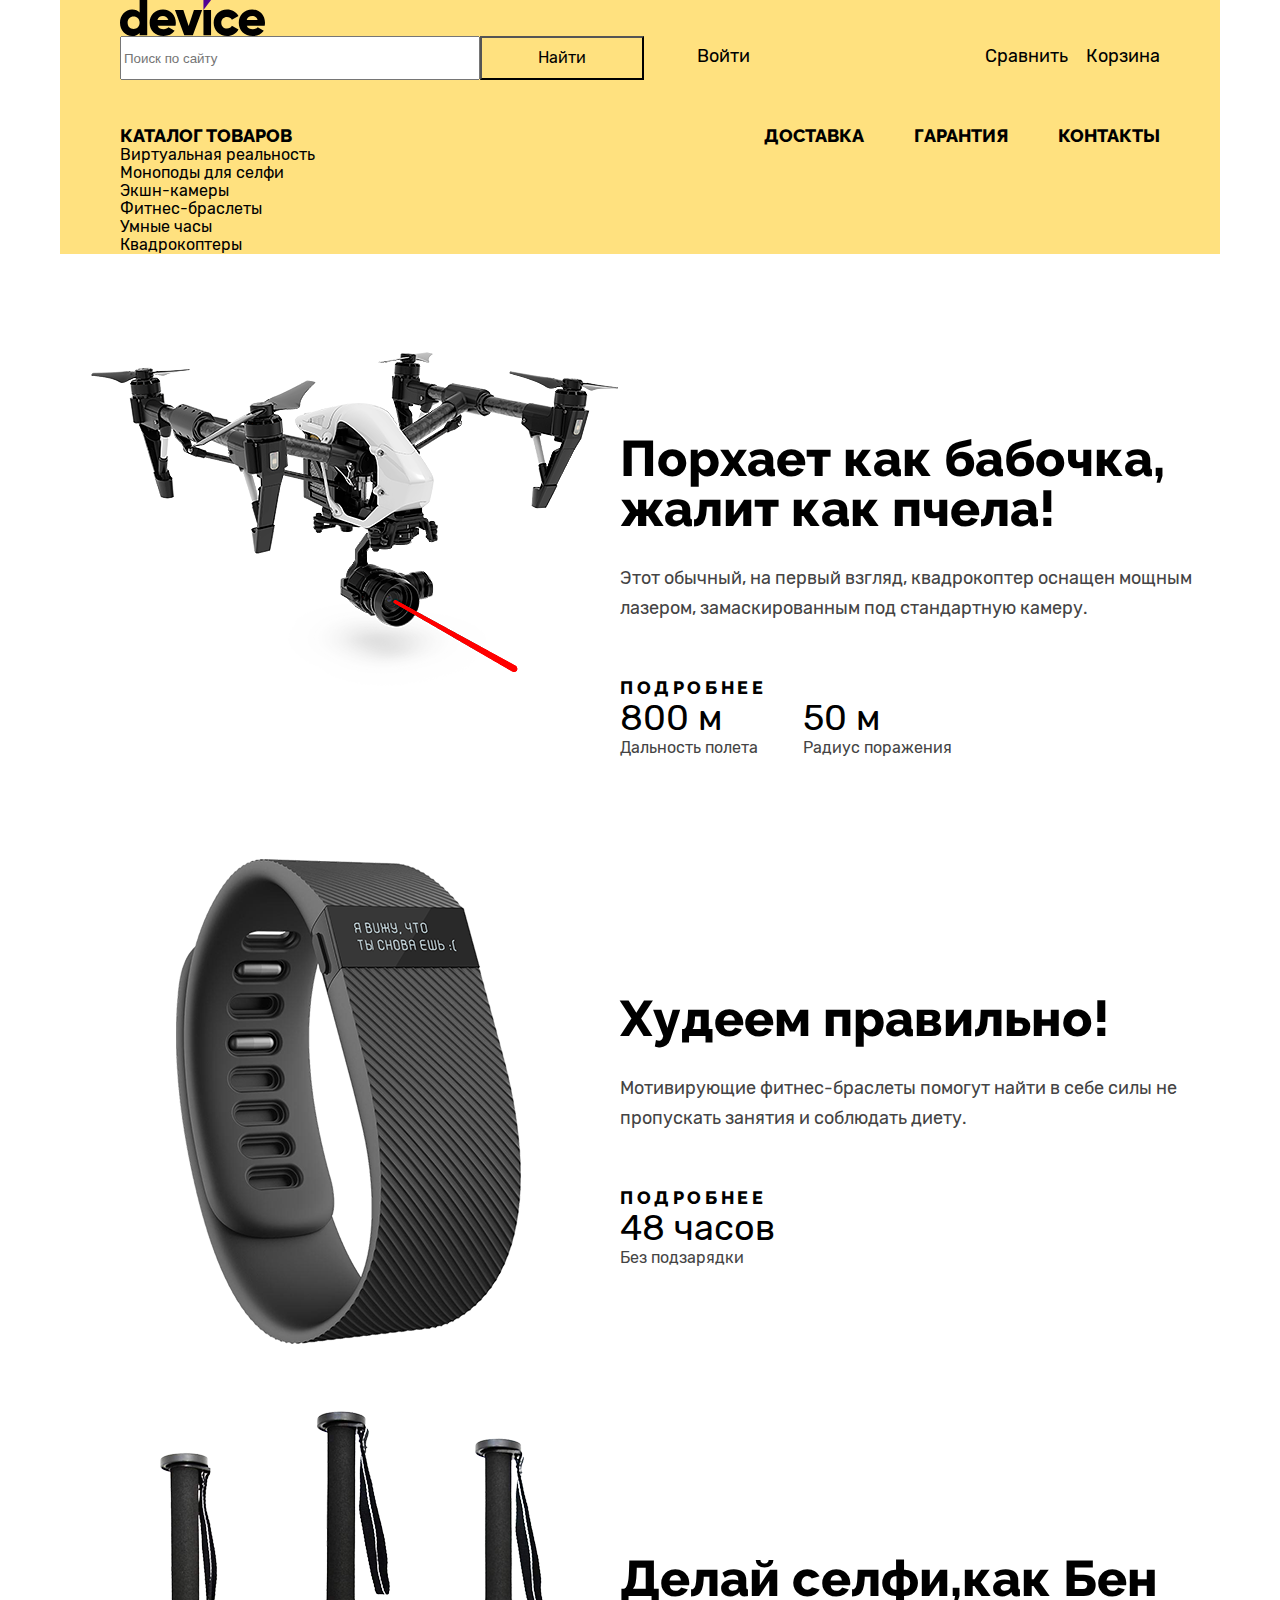
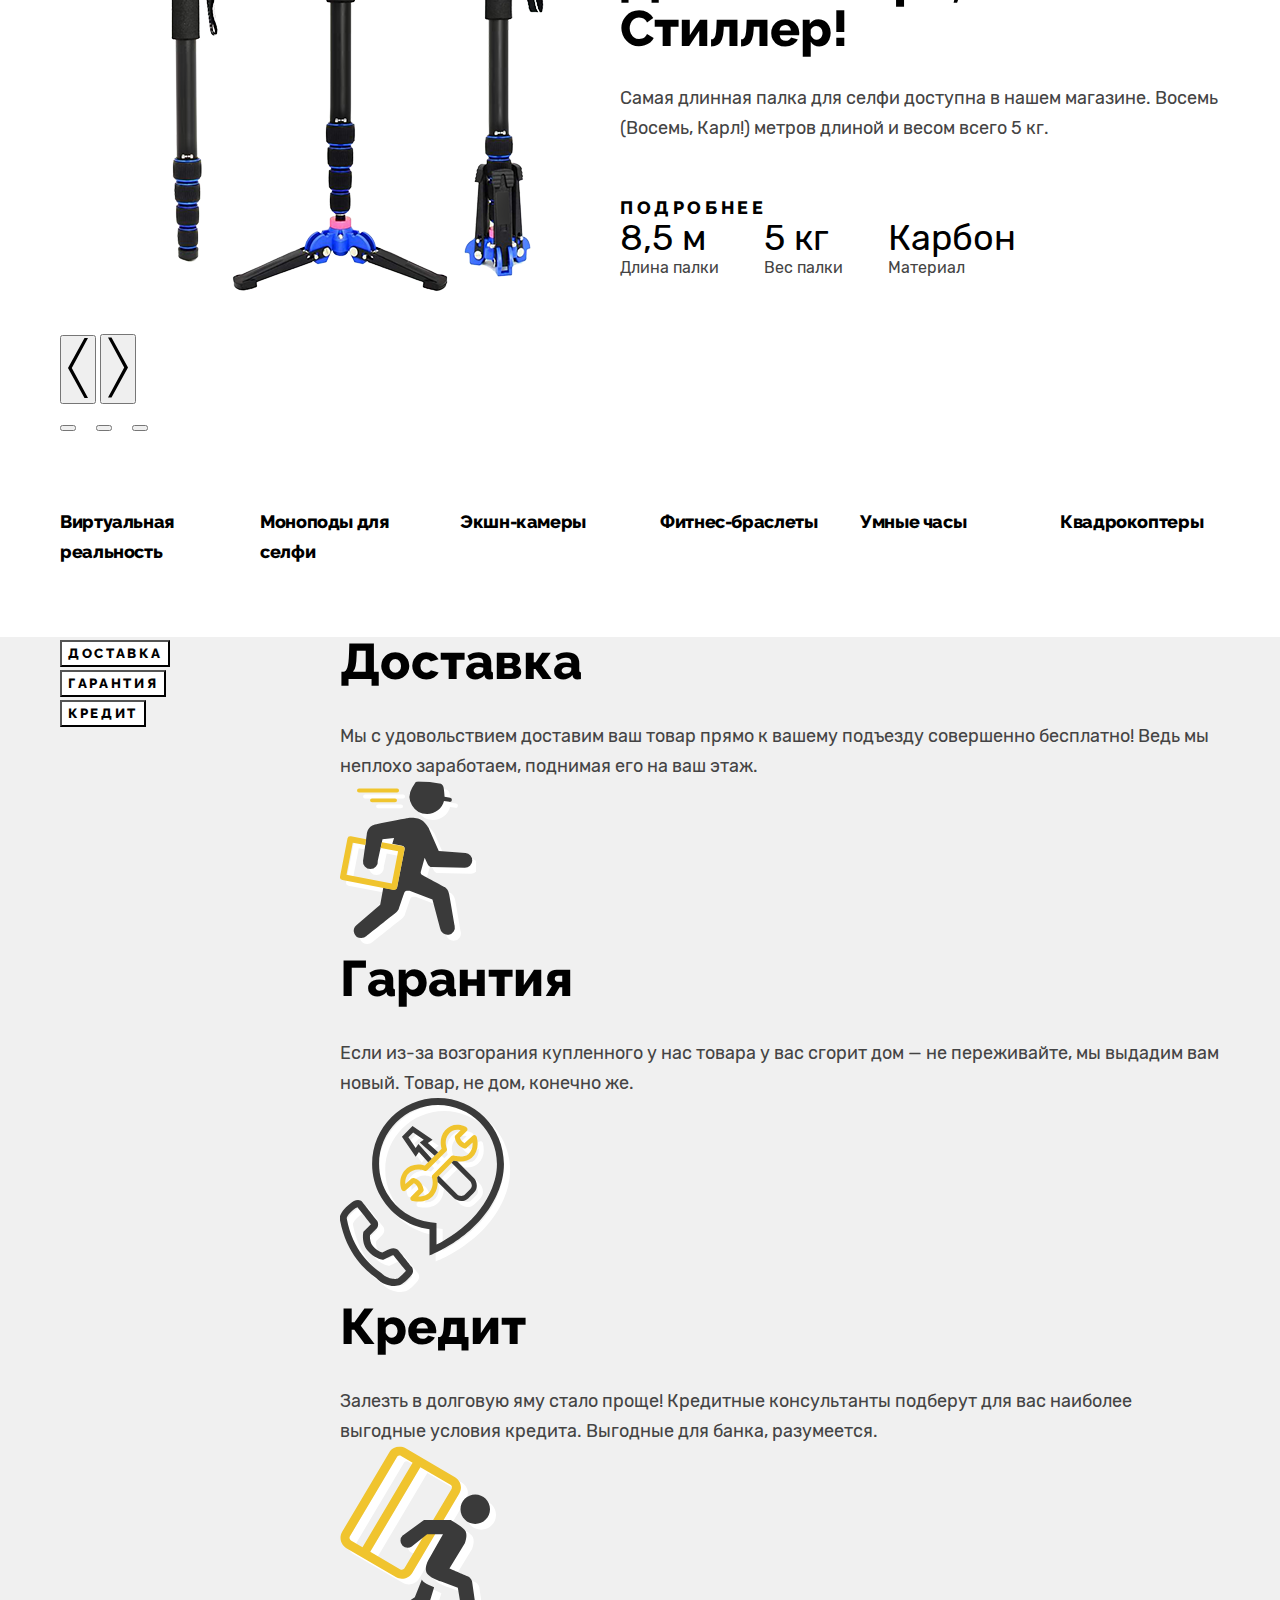
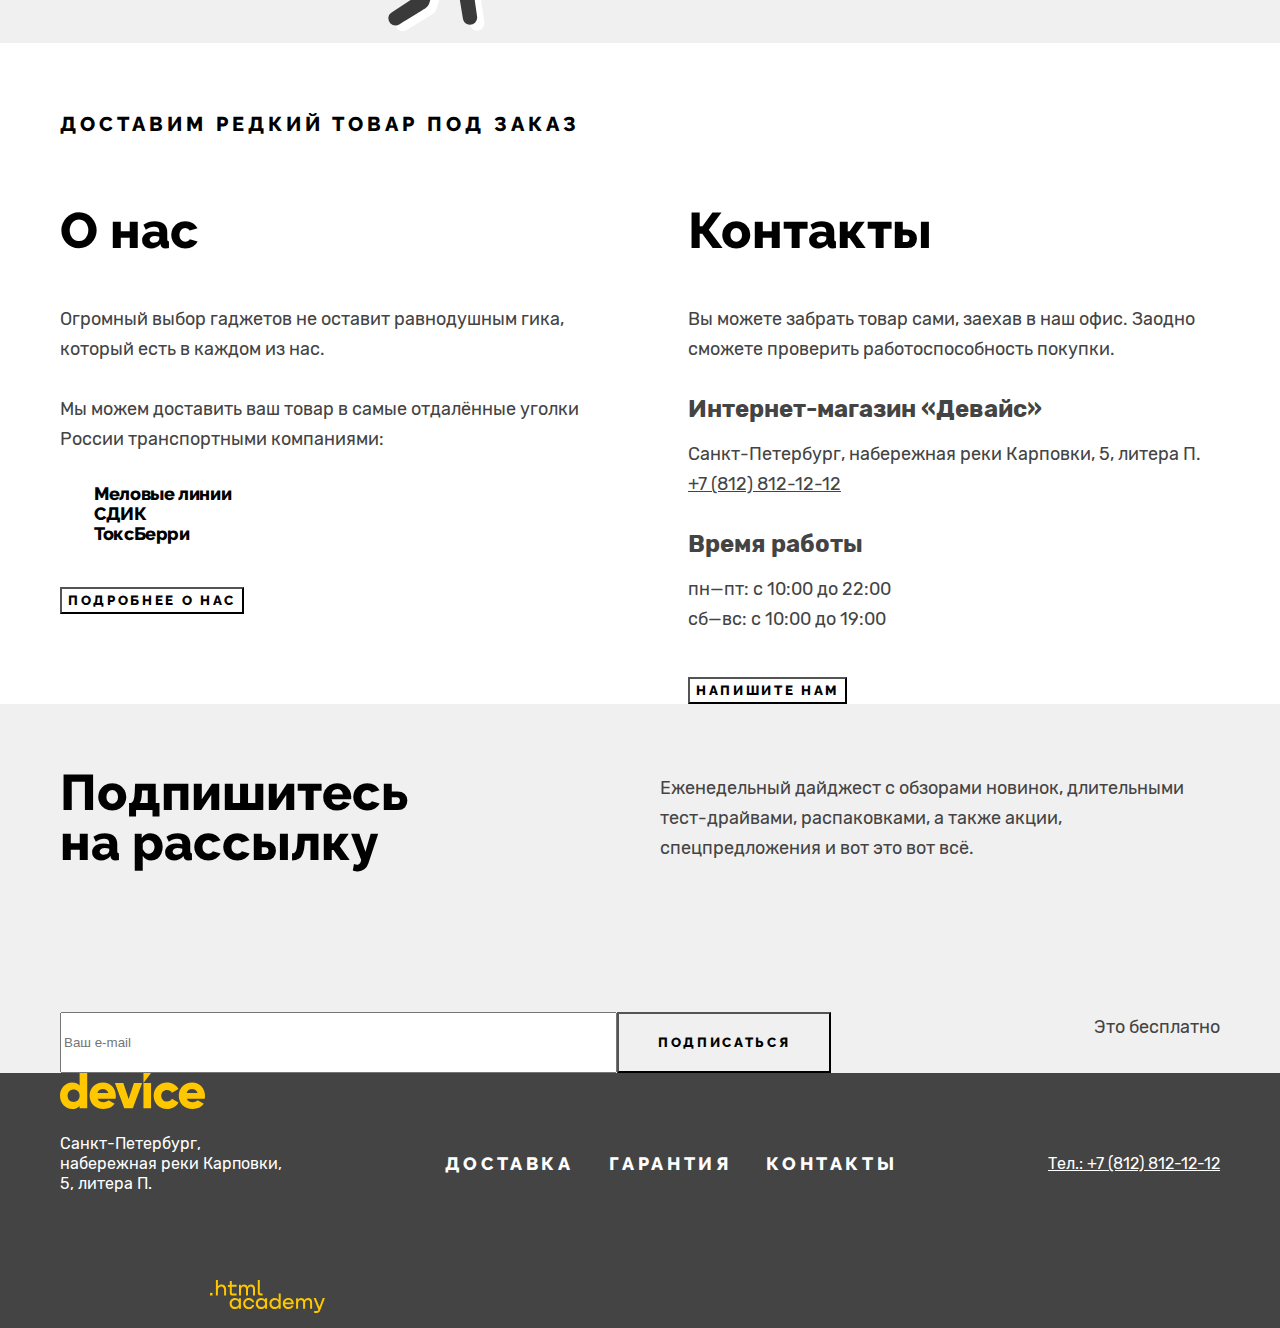
<file: 6/index.html>
<!DOCTYPE html>
<html lang="ru">
  <head>
    <meta charset="utf-8" />
    <title>Девайс</title>
    <link rel="stylesheet" href="styles/styles.css" />
    <base href="https://htmlacademy-htmlcss.github.io/2084339-device-36/6/">
</head>

  <body>
    <header class="page-header">
      <nav class="navigation">
        <a class="logo-link" href="index.html">
          <img
            class="logo-image"
            src="images/logo-device.svg"
            alt="Логотип «Девайс»."
            width="145"
            height="36"
          />
        </a>
        <div class="search-navigation-user">
          <form
            class="search-form"
            action="https://echo.htmlacademy.ru/"
            method="post"
          >
            <label for="search-field" class="visually-hidden"
              >Форма поиска</label
            >
            <input
              type="text"
              id="search-field"
              name="search-field"
              class="search-field"
              placeholder="Поиск по сайту"
            />
            <button class="search-button" type="submit">Найти</button>
          </form>
          <ul class="navigation-user-list">
            <li class="navigation-user-item login">
              <a class="navigation-user-link" href="#">Войти</a>
            </li>
            <li class="navigation-user-item compare">
              <a class="navigation-user-link" href="#">Сравнить</a>
            </li>
            <li class="navigation-user-item">
              <a class="navigation-user-link" href="#">Корзина</a>
            </li>
          </ul>
        </div>
        <ul class="navigation-list">
          <li class="navigation-item">
            <a class="navigation-link" href="catalog.html">Каталог товаров</a>
            <div>
              <ul class="navigation-sub-list">
                <li class="navigation-sub-item">
                  <a class="navigation-sub-link" href="#"
                    >Виртуальная реальность</a
                  >
                </li>
                <li class="navigation-sub-item">
                  <a class="navigation-sub-link" href="#">Моноподы для cелфи</a>
                </li>
                <li class="navigation-sub-item">
                  <a class="navigation-sub-link" href="#">Экшн-камеры</a>
                </li>
              </ul>
              <ul class="navigation-sub-list">
                <li class="navigation-sub-item">
                  <a class="navigation-sub-link" href="#">Фитнес-браслеты</a>
                </li>
                <li class="navigation-sub-item">
                  <a class="navigation-sub-link" href="#">Умные часы</a>
                </li>
              </ul>
              <ul class="navigation-sub-list">
                <li class="navigation-sub-item">
                  <a class="navigation-sub-link" href="#">Квадрокоптеры</a>
                </li>
              </ul>
            </div>
          </li>
          <li class="navigation-item navigation-item-second">
            <a class="navigation-link" href="#">Доставка</a>
          </li>
          <li class="navigation-item">
            <a class="navigation-link" href="#">Гарантия</a>
          </li>
          <li class="navigation-item">
            <a class="navigation-link" href="#">Контакты</a>
          </li>
        </ul>
      </nav>
    </header>

    <main class="main-container main-index">
      <section class="slider">
        <div class="section-container">
          <h1 class="visually-hidden">Слайдер товаров</h1>
          <ul class="slider-list">
            <li class="slider-item">
              <img
                class="slider-image"
                src="images/slider-image-1.png"
                alt="Квадрокоптер."
                width="560"
                height="560"
              />
              <div class="slider-description">
                <span class="slider-number">01</span>
                <h2 class="slider-title">
                  Порхает как бабочка, жалит как пчела!
                </h2>
                <p class="slider-text">
                  Этот обычный, на первый взгляд, квадрокоптер оснащен мощным
                  лазером, замаскированным под стандартную камеру.
                </p>
                <a class="slider-button button" href="#">Подробнее</a>
                <dl class="slider-characteristics">
                  <div class="slider-characteristics-wrapper">
                    <dt class="slider-characteristics-detail">800 м</dt>
                    <dd class="slider-characteristics-name">
                      Дальность полета
                    </dd>
                  </div>
                  <div class="slider-characteristics-wrapper">
                    <dt class="slider-characteristics-detail">50 м</dt>
                    <dd class="slider-characteristics-name">
                      Радиус поражения
                    </dd>
                  </div>
                </dl>
              </div>
            </li>
            <li class="slider-item">
              <img
                class="slider-image"
                src="images/slider-image-2.png"
                alt="Фитнес-браслет."
                width="560"
                height="560"
              />
              <div class="slider-description">
                <span class="slider-number">02</span>
                <h2 class="slider-title">Худеем правильно!</h2>
                <p class="slider-text">
                  Мотивирующие фитнес-браслеты помогут найти в себе силы не
                  пропускать занятия и соблюдать диету.
                </p>
                <a class="slider-button button" href="#">Подробнее</a>
                <dl class="slider-characteristics">
                  <div class="slider-characteristics-wrapper">
                    <dt class="slider-characteristics-detail">48 часов</dt>
                    <dd class="slider-characteristics-name">Без подзарядки</dd>
                  </div>
                </dl>
              </div>
            </li>
            <li class="slider-item">
              <img
                class="slider-image"
                src="images/slider-image-3.png"
                alt="Селфи-палка."
                width="560"
                height="560"
              />
              <div class="slider-description">
                <span class="slider-number">03</span>
                <h2 class="slider-title">Делай селфи,как Бен Стиллер!</h2>
                <p class="slider-text">
                  Самая длинная палка для селфи доступна в нашем магазине.
                  Восемь (Восемь, Карл!) метров длиной и весом всего 5 кг.
                </p>
                <a class="slider-button button" href="#">Подробнее</a>
                <dl class="slider-characteristics">
                  <div class="slider-characteristics-wrapper">
                    <dt class="slider-characteristics-detail">8,5 м</dt>
                    <dd class="slider-characteristics-name">Длина палки</dd>
                  </div>
                  <div class="slider-characteristics-wrapper">
                    <dt class="slider-characteristics-detail">5 кг</dt>
                    <dd class="slider-characteristics-name">Вес палки</dd>
                  </div>
                  <div class="slider-characteristics-wrapper">
                    <dt class="slider-characteristics-detail">Карбон</dt>
                    <dd class="slider-characteristics-name">Материал</dd>
                  </div>
                </dl>
              </div>
            </li>
          </ul>
          <div class="slider-arrows">
            <button class="slider-arrow" type="button">
              <svg
                xmlns="http://www.w3.org/2000/svg"
                width="20"
                height="60"
                fill="none"
              >
                <path
                  fill="#000"
                  d="M20 60h-3.5L0 30 16.5 0H20L3.8 30 20 60Z"
                />
              </svg>
            </button>
            <button class="slider-arrow" type="button">
              <svg
                xmlns="http://www.w3.org/2000/svg"
                width="20"
                height="61"
                fill="none"
              >
                <path
                  fill="#000"
                  d="M0 60.4h3.5l16.5-30L3.5.4H0l16.2 30L0 60.4Z"
                />
              </svg>
            </button>
          </div>

          <ol class="slider-pagination">
            <li class="slider-pagination-item">
              <button
                class="slider-pagination-button slider-pagination-button-current"
                type="button"
              >
                <span class="visually-hidden">1 товар</span>
              </button>
            </li>
            <li class="slider-pagination-item">
              <button class="slider-pagination-button" type="button">
                <span class="visually-hidden">2 товар</span>
              </button>
            </li>
            <li class="slider-pagination-item">
              <button class="slider-pagination-button" type="button">
                <span class="visually-hidden">3 товар</span>
              </button>
            </li>
          </ol>
        </div>
      </section>

      <section class="category">
        <div class="section-container">
          <h2 class="visually-hidden">Категории товаров</h2>
          <ul class="category-list">
            <li class="category-item">
              <a class="category-name" href="#">Виртуальная реальность</a>
            </li>
            <li class="category-item">
              <a class="category-name" href="#">Моноподы для селфи</a>
            </li>
            <li class="category-item">
              <a class="category-name" href="#">Экшн-камеры</a>
            </li>
            <li class="category-item">
              <a class="category-name" href="#">Фитнес-браслеты</a>
            </li>
            <li class="category-item">
              <a class="category-name" href="#">Умные часы</a>
            </li>
            <li class="category-item">
              <a class="category-name" href="#">Квадрокоптеры</a>
            </li>
          </ul>
        </div>
      </section>

      <section class="property">
        <div class="section-container property-section-container">
          <h2 class="visually-hidden">Условия</h2>
          <ul class="property-list">
            <li class="property-item">
              <button class="property-button button" type="button">
                Доставка
              </button>
            </li>
            <li class="property-item">
              <button class="property-button button" type="button">
                Гарантия
              </button>
            </li>
            <li class="property-item">
              <button class="property-button button" type="button">
                Кредит
              </button>
            </li>
          </ul>
          <ul class="property-description">
            <li class="property-description-item">
              <h2 class="property-title">Доставка</h2>
              <p class="property-description-text">
                Мы с удовольствием доставим ваш товар прямо к вашему подъезду
                совершенно бесплатно! Ведь мы неплохо заработаем, поднимая его
                на ваш этаж.
              </p>
              <img
                class="property-image"
                src="images/property-image-1.svg"
                alt="Доставка."
                width="136"
                height="164"
              />
            </li>
            <li class="property-description-item">
              <h2 class="property-title">Гарантия</h2>
              <p class="property-description-text">
                Если из-за возгорания купленного у нас товара у вас сгорит дом —
                не переживайте, мы выдадим вам новый. Товар, не дом, конечно же.
              </p>
              <img
                class="property-image"
                src="images/property-image-2.svg"
                alt="Гарантия."
                width="171"
                height="195"
              />
            </li>
            <li class="property-description-item">
              <h2 class="property-title">Кредит</h2>
              <p class="property-description-text">
                Залезть в долговую яму стало проще! Кредитные консультанты
                подберут для вас наиболее выгодные условия кредита. Выгодные для
                банка, разумеется.
              </p>
              <img
                class="property-image"
                src="images/property-image-3.svg"
                alt="Кредит."
                width="156"
                height="188"
              />
            </li>
          </ul>
        </div>
      </section>

      <section class="delivery">
        <div class="section-container">
          <h2 class="visually-hidden">Доставка</h2>
          <a class="delivery-text" href="#">Доставим редкий товар под заказ</a>
        </div>
      </section>

      <section class="info">
        <div class="section-container info-section-container">
          <div class="info-about">
            <h2 class="info-title">О нас</h2>
            <p class="info-text">
              Огромный выбор гаджетов не оставит равнодушным гика, который есть
              в каждом из нас.
            </p>
            <p class="info-text">
              Мы можем доставить ваш товар в самые отдалённые уголки России
              транспортными компаниями:
            </p>
            <ul class="about-delivery">
              <li class="about-delivery-company">Меловые линии</li>
              <li class="about-delivery-company">СДИК</li>
              <li class="about-delivery-company">ТоксБерри</li>
            </ul>
            <button class="info-button button" type="button">
              Подробнее о нас
            </button>
          </div>

          <div class="info-contacts">
            <h2 class="info-title">Контакты</h2>
            <p class="info-text">
              Вы можете забрать товар сами, заехав в наш офис. Заодно сможете
              проверить работоспособность покупки.
            </p>
            <h3 class="info-sub-title">Интернет-магазин «Девайс»</h3>
            <address class="contacts-address">
              <p class="contacts-address-text">
                Санкт-Петербург, набережная реки Карповки, 5, литера П.
              </p>
              <a class="contacts-address-phone" href="tel:+78128121212"
                >+7 (812) 812-12-12</a
              >
            </address>
            <h3 class="info-sub-title">Время работы</h3>
            <ul class="contacts-schedule">
              <li class="contacts-schedule-item">пн—пт: с 10:00 до 22:00</li>
              <li class="contacts-schedule-item">сб—вс: с 10:00 до 19:00</li>
            </ul>
            <button class="info-button button" type="button">
              Напишите нам
            </button>
          </div>
        </div>
      </section>

      <section class="newsletter">
        <div class="section-container">
          <div class="newsletter-title-text">
            <h2 class="newsletter-title">Подпишитесь на рассылку</h2>
            <p class="newsletter-text">
              Еженедельный дайджест с обзорами новинок, длительными
              тест-драйвами, распаковками, а также акции, спецпредложения и вот
              это вот всё.
            </p>
          </div>

          <form class="newsletter-form" action="#" method="post">
            <label class="visually-hidden" for="newsletter-email">Email</label>
            <input
              class="newsletter-field"
              placeholder="Ваш e-mail"
              type="email"
              name="newsletter-email"
              id="newsletter-email"
              required
            />
            <button class="newsletter-button" type="submit">Подписаться</button>
            <p class="newsletter-text">Это бесплатно</p>
          </form>
        </div>
      </section>
    </main>

    <footer class="page-footer">
      <div class="page-footer-container">
        <a class="footer-logo-link" href="#">
          <img
            class="footer-logo"
            src="images/footer-logo.svg"
            alt="Логотип «Девайс»."
            width="145"
            height="36"
          />
        </a>
        <div class="footer-info">
          <div class="footer-address">
            <h2 class="visually-hidden">Адрес</h2>
            <p class="footer-address-text">
              Санкт-Петербург, набережная реки Карповки, 5, литера П.
            </p>
          </div>
          <nav class="footer-navigation">
            <ul class="footer-navigation-list">
              <li class="footer-navigation-item">
                <a class="footer-button" link="#">Доставка</a>
              </li>
              <li class="footer-navigation-item">
                <a class="footer-button" link="#">Гарантия</a>
              </li>
              <li class="navigation-item">
                <a class="footer-button" link="#">Контакты</a>
              </li>
            </ul>
          </nav>
          <a class="footer-phone-link" href="tel:+78128121212"
            >Тел.: +7 (812) 812-12-12</a
          >
        </div>
        <div class="footer-social">
          <h2 class="visually-hidden">Социальные сети</h2>
          <ul class="footer-social-list">
            <li class="footer-social-item">
              <a class="footer-social-link" href="#">
                <span class="visually-hidden">Телеграм</span>
                <svg
                  xmlns="http://www.w3.org/2000/svg"
                  width="14"
                  height="12"
                  fill="none"
                >
                  <path
                    fill="#444"
                    d="M12.443.074.623 4.632c-.807.324-.802.774-.148.974l3.035.947 7.021-4.43c.332-.202.635-.093.386.128L5.228 7.385l-.209 3.129c.307 0 .442-.141.614-.307l1.474-1.433 3.066 2.264c.565.312.971.152 1.112-.523l2.013-9.485c.206-.826-.316-1.2-.855-.956Z"
                  />
                </svg>
              </a>
            </li>
            <li class="footer-social-item">
              <a class="footer-social-link" href="#">
                <span class="visually-hidden">YouTube</span>
                <svg
                  width="16"
                  height="11"
                  viewBox="0 0 16 11"
                  fill="none"
                  xmlns="http://www.w3.org/2000/svg"
                >
                  <path
                    d="M15.6671 1.67464C15.5765 1.35146 15.4 1.05887 15.1564 0.827973C14.9059 0.589975 14.5989 0.41973 14.2644 0.333306C13.0124 0.00330585 7.99641 0.00330593 7.99641 0.00330593C5.9053 -0.0204856 3.8147 0.0841556 1.73641 0.316639C1.40187 0.409448 1.09545 0.583497 0.844411 0.823306C0.597745 1.06064 0.419078 1.35331 0.325745 1.67397C0.10154 2.8818 -0.00739387 4.1082 0.000411455 5.33664C-0.00758854 6.56397 0.101078 7.78997 0.325745 8.99931C0.417078 9.31864 0.595078 9.60997 0.842411 9.84531C1.08974 10.0806 1.39774 10.2506 1.73641 10.3406C3.00508 10.67 7.99641 10.67 7.99641 10.67C10.0902 10.6938 12.1835 10.5892 14.2644 10.3566C14.5989 10.2702 14.9059 10.1 15.1564 9.86197C15.3999 9.63112 15.5762 9.33849 15.6664 9.01531C15.8965 7.80794 16.0083 6.58103 16.0004 5.35197C16.0177 4.11771 15.906 2.88502 15.6671 1.67397V1.67464ZM6.40174 7.61931V3.05464L10.5751 5.33731L6.40174 7.61931Z"
                    fill="#444444"
                  />
                </svg>
              </a>
            </li>
            <li class="footer-social-item">
              <a class="footer-social-link" href="#">
                <span class="visually-hidden">Твиттер</span>
                <svg
                  width="15"
                  height="15"
                  viewBox="0 0 15 15"
                  fill="none"
                  xmlns="http://www.w3.org/2000/svg"
                >
                  <path
                    d="M9.7 0.155143C11.2 -0.344857 12.3 0.455143 12.9 1.25514C13.4 1.05514 14 0.855143 14.6 0.655143C14.6 1.45514 14.1 2.05514 13.8 2.25514C14.5 2.45514 15 1.85514 15 1.85514C14.9 2.75514 14.1 3.55514 13.6 3.75514C13.4 10.0551 10.8 14.1551 4.7 14.0551C4.2 14.0551 4.8 14.0551 4.3 14.0551C4 14.0551 0.6 13.6551 0 12.2551C2 12.4551 3.4 11.8551 4.1 11.1551C3.3 10.8551 1.7 10.7551 1.5 8.35514C1.8 8.55514 2 8.65514 2.6 8.55514C1.5 7.75514 0.3 7.05514 0.4 5.05514C0.7 5.35514 1.3 5.55514 1.6 5.45514C1 5.25514 -0.2 2.35514 0.8 0.855143C2.4 2.55514 4.1 4.25514 7.1 4.35514C7.3 2.25514 8.1 0.855143 9.7 0.155143Z"
                    fill="#444444"
                  />
                </svg>
              </a>
            </li>
          </ul>
          <a class="htmlacademy-link" href="#">
            <img
              class="htmlacademy-logo"
              src="images/htmlacademy-logo.svg"
              alt="Логотип «HTML Academy»."
              width="115"
              height="33"
            />
          </a>
        </div>
      </div>
    </footer>
  </body>
</html>
</file>
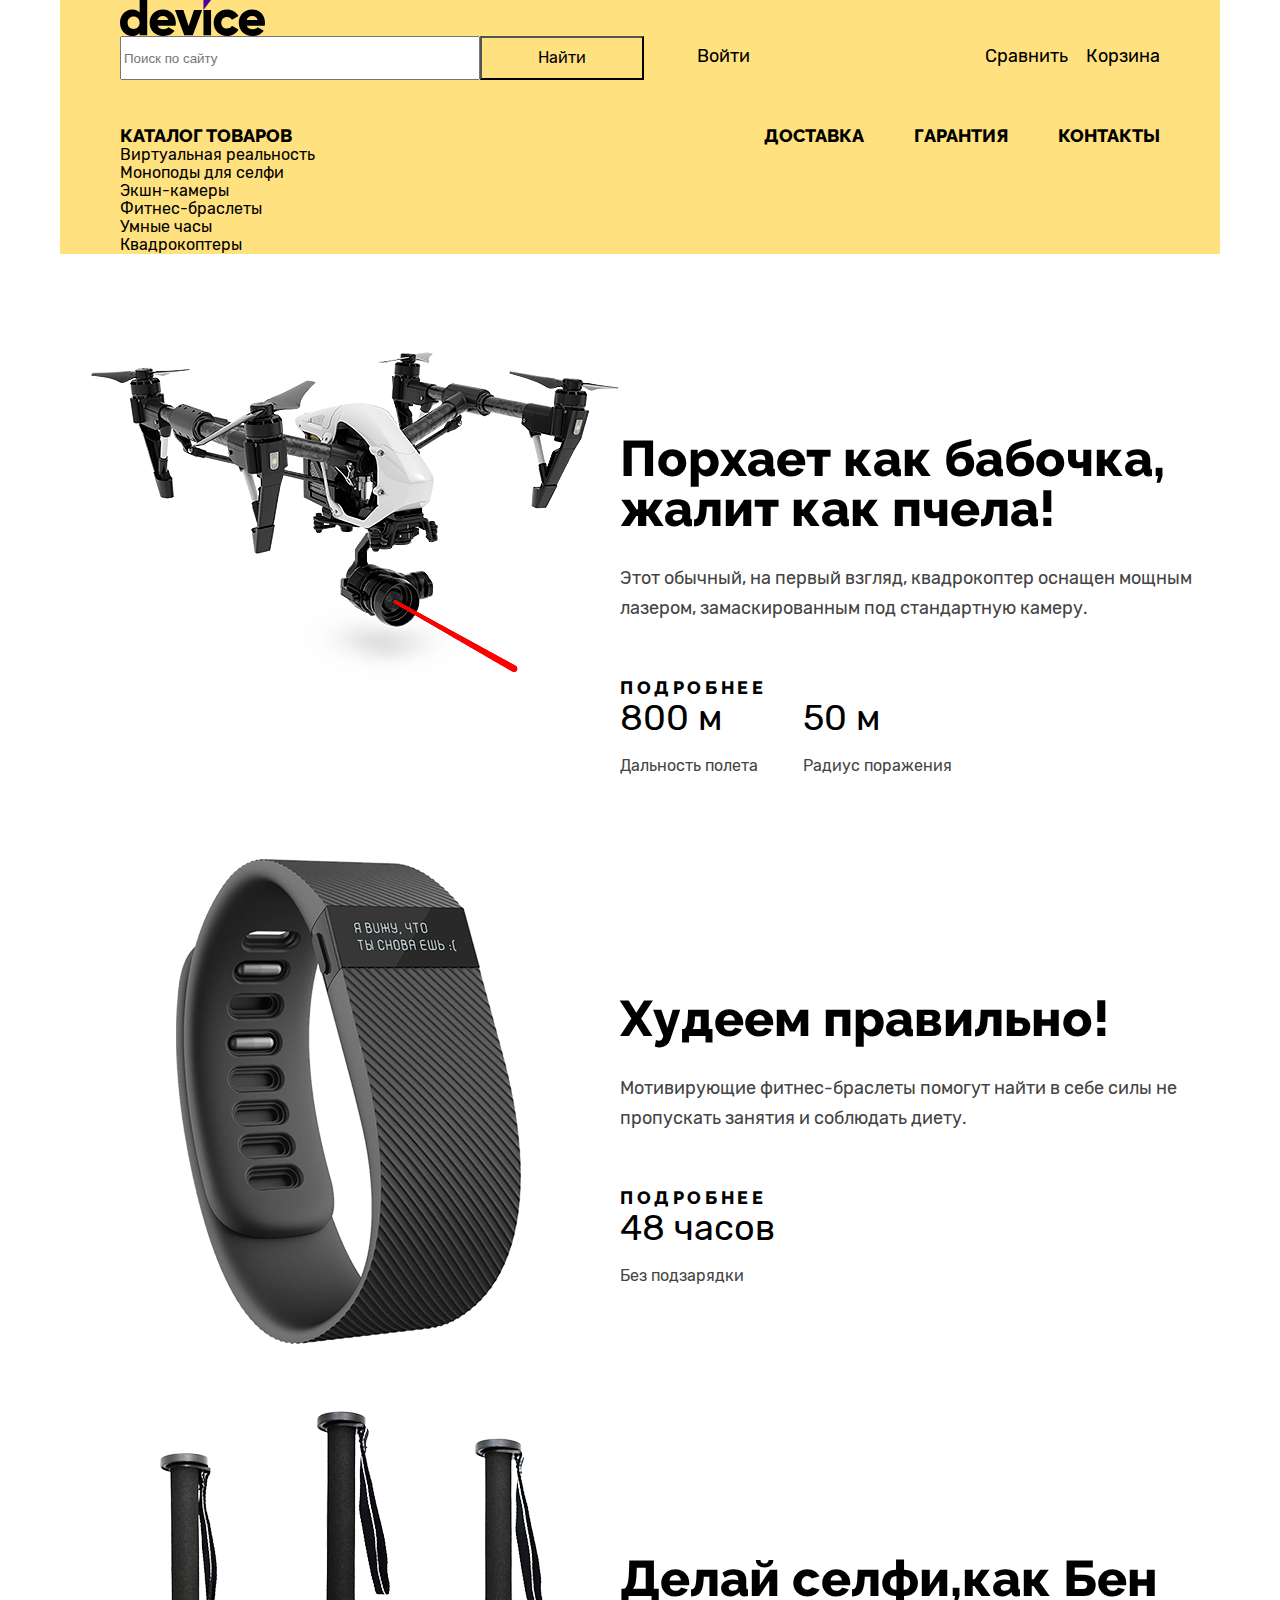
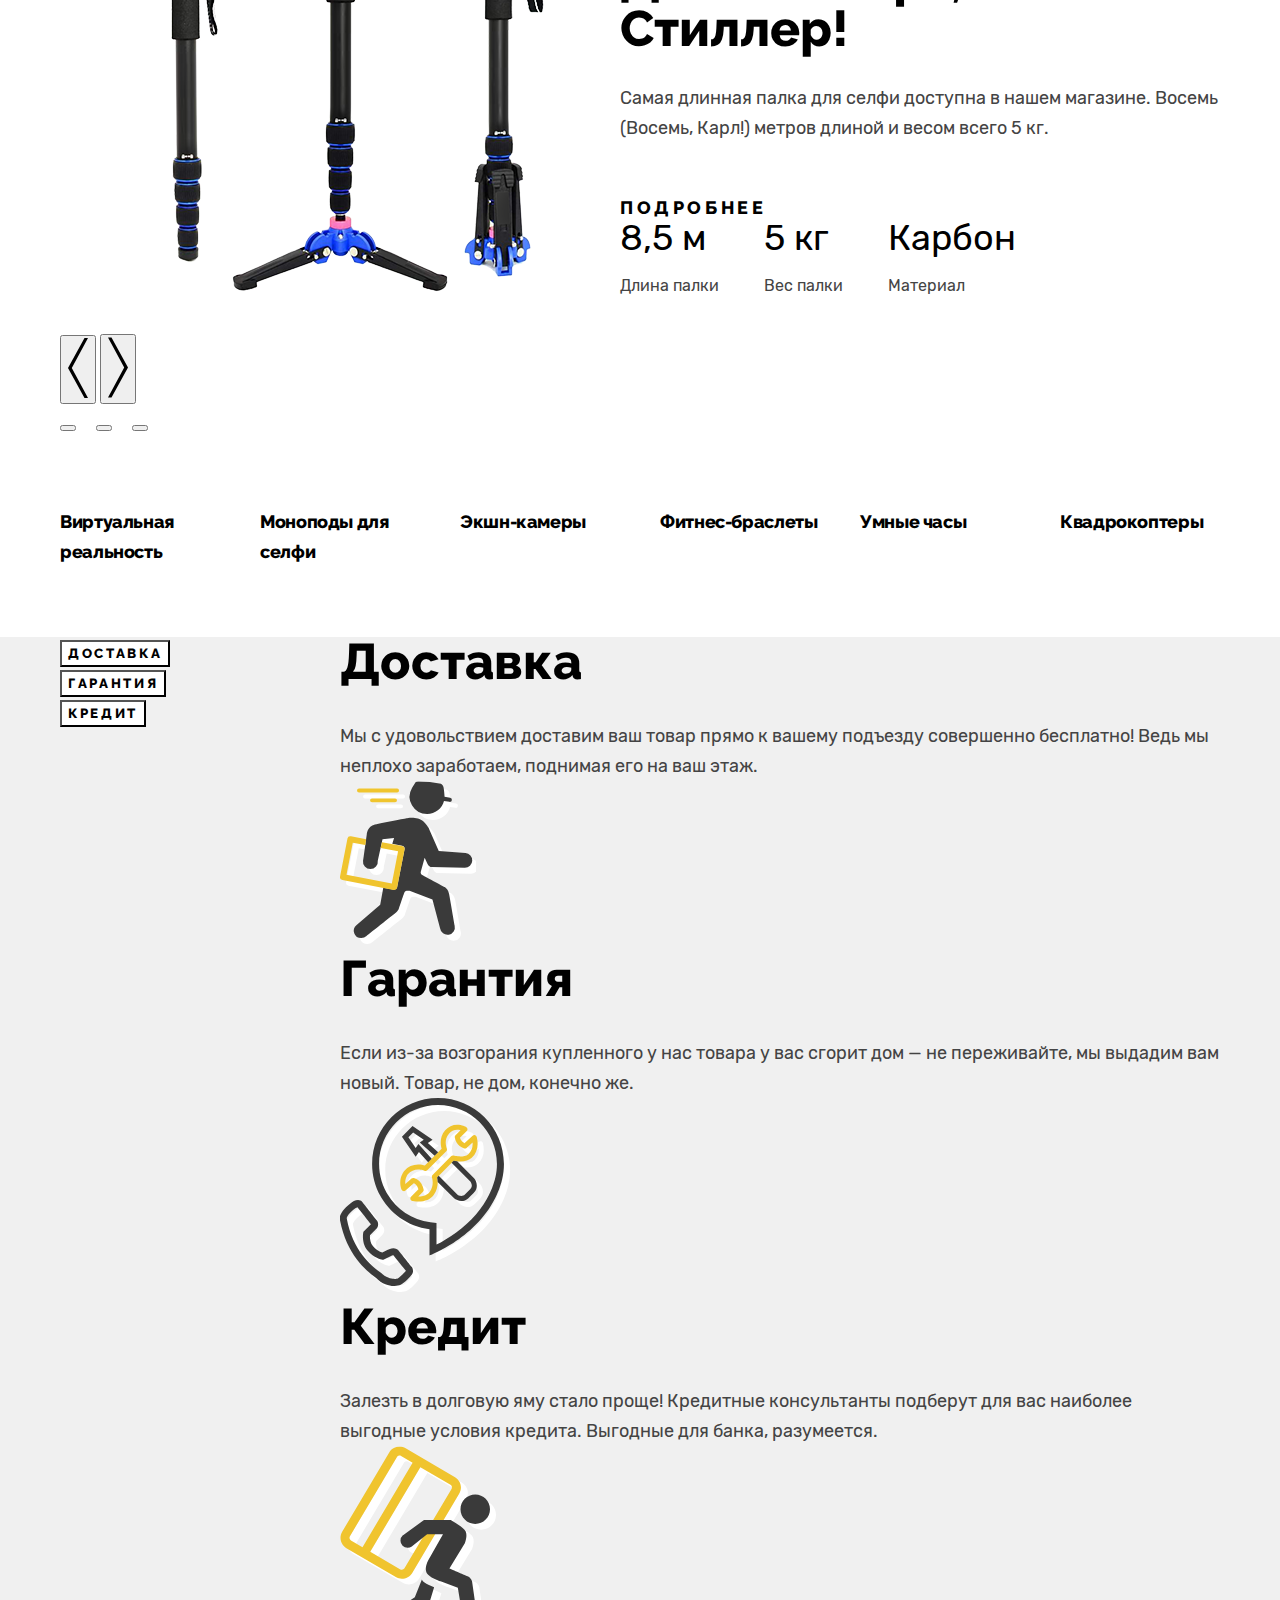
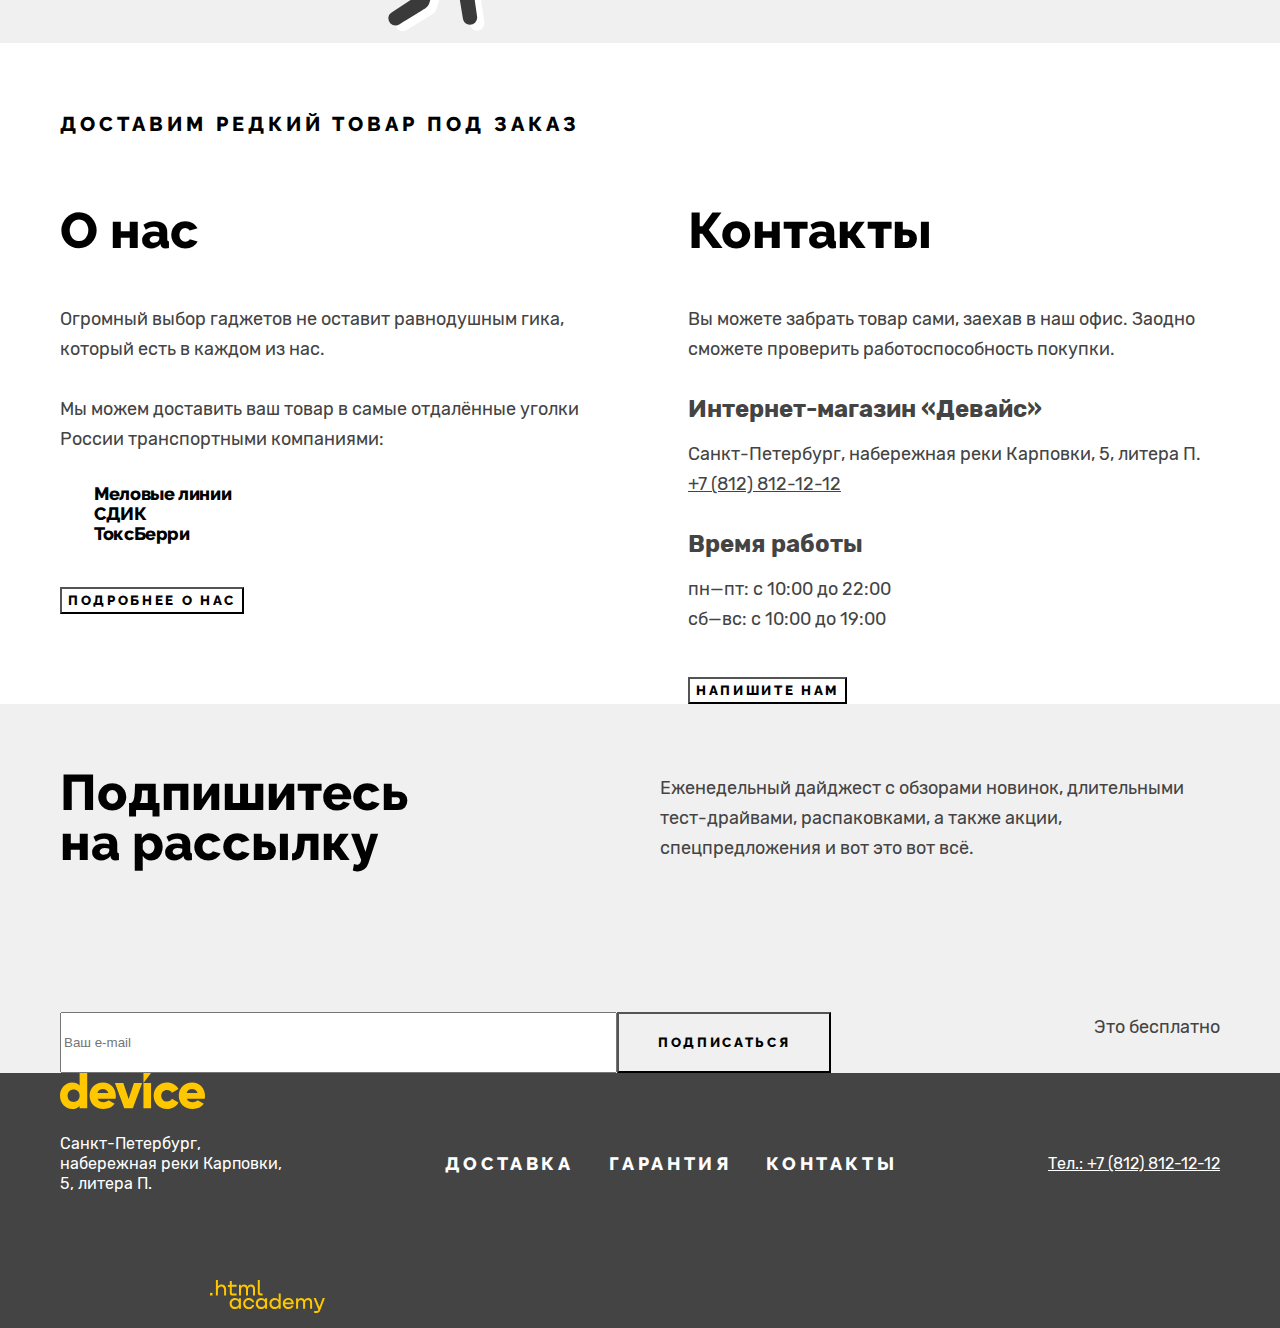
<file: 7/index.html>
<!DOCTYPE html>
<html lang="ru">
  <head>
    <meta charset="utf-8" />
    <title>Девайс</title>
    <link rel="stylesheet" href="styles/styles.css" />
    <base href="https://htmlacademy-htmlcss.github.io/2084339-device-36/7/">
</head>

  <body>
    <header class="page-header">
      <nav class="navigation">
        <a class="logo-link" href="index.html">
          <img
            class="logo-image"
            src="images/logo-device.svg"
            alt="Логотип «Девайс»."
            width="145"
            height="36"
          />
        </a>
        <div class="search-navigation-user">
          <form
            class="search-form"
            action="https://echo.htmlacademy.ru/"
            method="post"
          >
            <label for="search-field" class="visually-hidden"
              >Форма поиска</label
            >
            <input
              type="text"
              id="search-field"
              name="search-field"
              class="search-field"
              placeholder="Поиск по сайту"
            />
            <button class="search-button" type="submit">Найти</button>
          </form>
          <ul class="navigation-user-list">
            <li class="navigation-user-item login">
              <a class="navigation-user-link" href="#">Войти</a>
            </li>
            <li class="navigation-user-item compare">
              <a class="navigation-user-link" href="#">Сравнить</a>
            </li>
            <li class="navigation-user-item">
              <a class="navigation-user-link" href="#">Корзина</a>
            </li>
          </ul>
        </div>
        <ul class="navigation-list">
          <li class="navigation-item">
            <a class="navigation-link" href="catalog.html">Каталог товаров</a>
            <div>
              <ul class="navigation-sub-list">
                <li class="navigation-sub-item">
                  <a class="navigation-sub-link" href="#"
                    >Виртуальная реальность</a
                  >
                </li>
                <li class="navigation-sub-item">
                  <a class="navigation-sub-link" href="#">Моноподы для cелфи</a>
                </li>
                <li class="navigation-sub-item">
                  <a class="navigation-sub-link" href="#">Экшн-камеры</a>
                </li>
              </ul>
              <ul class="navigation-sub-list">
                <li class="navigation-sub-item">
                  <a class="navigation-sub-link" href="#">Фитнес-браслеты</a>
                </li>
                <li class="navigation-sub-item">
                  <a class="navigation-sub-link" href="#">Умные часы</a>
                </li>
              </ul>
              <ul class="navigation-sub-list">
                <li class="navigation-sub-item">
                  <a class="navigation-sub-link" href="#">Квадрокоптеры</a>
                </li>
              </ul>
            </div>
          </li>
          <li class="navigation-item navigation-item-second">
            <a class="navigation-link" href="#">Доставка</a>
          </li>
          <li class="navigation-item">
            <a class="navigation-link" href="#">Гарантия</a>
          </li>
          <li class="navigation-item">
            <a class="navigation-link" href="#">Контакты</a>
          </li>
        </ul>
      </nav>
    </header>

    <main class="main-container main-index">
      <section class="slider">
        <div class="section-container">
          <h1 class="visually-hidden">Слайдер товаров</h1>
          <ul class="slider-list">
            <li class="slider-item">
              <img
                class="slider-image"
                src="images/slider-image-1.png"
                alt="Квадрокоптер."
                width="560"
                height="560"
              />
              <div class="slider-description">
                <span class="slider-number">01</span>
                <h2 class="slider-title">
                  Порхает как бабочка, жалит как пчела!
                </h2>
                <p class="slider-text">
                  Этот обычный, на первый взгляд, квадрокоптер оснащен мощным
                  лазером, замаскированным под стандартную камеру.
                </p>
                <a class="slider-button button" href="#">Подробнее</a>
                <dl class="slider-characteristics">
                  <div class="slider-characteristics-wrapper">
                    <dt class="slider-characteristics-detail">800 м</dt>
                    <dd class="slider-characteristics-name">
                      Дальность полета
                    </dd>
                  </div>
                  <div class="slider-characteristics-wrapper">
                    <dt class="slider-characteristics-detail">50 м</dt>
                    <dd class="slider-characteristics-name">
                      Радиус поражения
                    </dd>
                  </div>
                </dl>
              </div>
            </li>
            <li class="slider-item">
              <img
                class="slider-image"
                src="images/slider-image-2.png"
                alt="Фитнес-браслет."
                width="560"
                height="560"
              />
              <div class="slider-description">
                <span class="slider-number">02</span>
                <h2 class="slider-title">Худеем правильно!</h2>
                <p class="slider-text">
                  Мотивирующие фитнес-браслеты помогут найти в себе силы не
                  пропускать занятия и соблюдать диету.
                </p>
                <a class="slider-button button" href="#">Подробнее</a>
                <dl class="slider-characteristics">
                  <div class="slider-characteristics-wrapper">
                    <dt class="slider-characteristics-detail">48 часов</dt>
                    <dd class="slider-characteristics-name">Без подзарядки</dd>
                  </div>
                </dl>
              </div>
            </li>
            <li class="slider-item">
              <img
                class="slider-image"
                src="images/slider-image-3.png"
                alt="Селфи-палка."
                width="560"
                height="560"
              />
              <div class="slider-description">
                <span class="slider-number">03</span>
                <h2 class="slider-title">Делай селфи,как Бен Стиллер!</h2>
                <p class="slider-text">
                  Самая длинная палка для селфи доступна в нашем магазине.
                  Восемь (Восемь, Карл!) метров длиной и весом всего 5 кг.
                </p>
                <a class="slider-button button" href="#">Подробнее</a>
                <dl class="slider-characteristics">
                  <div class="slider-characteristics-wrapper">
                    <dt class="slider-characteristics-detail">8,5 м</dt>
                    <dd class="slider-characteristics-name">Длина палки</dd>
                  </div>
                  <div class="slider-characteristics-wrapper">
                    <dt class="slider-characteristics-detail">5 кг</dt>
                    <dd class="slider-characteristics-name">Вес палки</dd>
                  </div>
                  <div class="slider-characteristics-wrapper">
                    <dt class="slider-characteristics-detail">Карбон</dt>
                    <dd class="slider-characteristics-name">Материал</dd>
                  </div>
                </dl>
              </div>
            </li>
          </ul>
          <div class="slider-arrows">
            <button class="slider-arrow" type="button">
              <svg
                xmlns="http://www.w3.org/2000/svg"
                width="20"
                height="60"
                fill="none"
              >
                <path
                  fill="#000"
                  d="M20 60h-3.5L0 30 16.5 0H20L3.8 30 20 60Z"
                />
              </svg>
            </button>
            <button class="slider-arrow" type="button">
              <svg
                xmlns="http://www.w3.org/2000/svg"
                width="20"
                height="61"
                fill="none"
              >
                <path
                  fill="#000"
                  d="M0 60.4h3.5l16.5-30L3.5.4H0l16.2 30L0 60.4Z"
                />
              </svg>
            </button>
          </div>

          <ol class="slider-pagination">
            <li class="slider-pagination-item">
              <button
                class="slider-pagination-button slider-pagination-button-current"
                type="button"
              >
                <span class="visually-hidden">1 товар</span>
              </button>
            </li>
            <li class="slider-pagination-item">
              <button class="slider-pagination-button" type="button">
                <span class="visually-hidden">2 товар</span>
              </button>
            </li>
            <li class="slider-pagination-item">
              <button class="slider-pagination-button" type="button">
                <span class="visually-hidden">3 товар</span>
              </button>
            </li>
          </ol>
        </div>
      </section>

      <section class="category">
        <div class="section-container">
          <h2 class="visually-hidden">Категории товаров</h2>
          <ul class="category-list">
            <li class="category-item">
              <a class="category-name" href="#">Виртуальная реальность</a>
            </li>
            <li class="category-item">
              <a class="category-name" href="#">Моноподы для селфи</a>
            </li>
            <li class="category-item">
              <a class="category-name" href="#">Экшн-камеры</a>
            </li>
            <li class="category-item">
              <a class="category-name" href="#">Фитнес-браслеты</a>
            </li>
            <li class="category-item">
              <a class="category-name" href="#">Умные часы</a>
            </li>
            <li class="category-item">
              <a class="category-name" href="#">Квадрокоптеры</a>
            </li>
          </ul>
        </div>
      </section>

      <section class="property">
        <div class="section-container property-section-container">
          <h2 class="visually-hidden">Условия</h2>
          <ul class="property-list">
            <li class="property-item">
              <button class="property-button button" type="button">
                Доставка
              </button>
            </li>
            <li class="property-item">
              <button class="property-button button" type="button">
                Гарантия
              </button>
            </li>
            <li class="property-item">
              <button class="property-button button" type="button">
                Кредит
              </button>
            </li>
          </ul>
          <ul class="property-description">
            <li class="property-description-item">
              <h2 class="property-title">Доставка</h2>
              <p class="property-description-text">
                Мы с удовольствием доставим ваш товар прямо к вашему подъезду
                совершенно бесплатно! Ведь мы неплохо заработаем, поднимая его
                на ваш этаж.
              </p>
              <img
                class="property-image"
                src="images/property-image-1.svg"
                alt="Доставка."
                width="136"
                height="164"
              />
            </li>
            <li class="property-description-item">
              <h2 class="property-title">Гарантия</h2>
              <p class="property-description-text">
                Если из-за возгорания купленного у нас товара у вас сгорит дом —
                не переживайте, мы выдадим вам новый. Товар, не дом, конечно же.
              </p>
              <img
                class="property-image"
                src="images/property-image-2.svg"
                alt="Гарантия."
                width="171"
                height="195"
              />
            </li>
            <li class="property-description-item">
              <h2 class="property-title">Кредит</h2>
              <p class="property-description-text">
                Залезть в долговую яму стало проще! Кредитные консультанты
                подберут для вас наиболее выгодные условия кредита. Выгодные для
                банка, разумеется.
              </p>
              <img
                class="property-image"
                src="images/property-image-3.svg"
                alt="Кредит."
                width="156"
                height="188"
              />
            </li>
          </ul>
        </div>
      </section>

      <section class="delivery">
        <div class="section-container">
          <h2 class="visually-hidden">Доставка</h2>
          <a class="delivery-text" href="#">Доставим редкий товар под заказ</a>
        </div>
      </section>

      <section class="info">
        <div class="section-container info-section-container">
          <div class="info-about">
            <h2 class="info-title">О нас</h2>
            <p class="info-text">
              Огромный выбор гаджетов не оставит равнодушным гика, который есть
              в каждом из нас.
            </p>
            <p class="info-text">
              Мы можем доставить ваш товар в самые отдалённые уголки России
              транспортными компаниями:
            </p>
            <ul class="about-delivery">
              <li class="about-delivery-company">Меловые линии</li>
              <li class="about-delivery-company">СДИК</li>
              <li class="about-delivery-company">ТоксБерри</li>
            </ul>
            <button class="info-button button" type="button">
              Подробнее о нас
            </button>
          </div>

          <div class="info-contacts">
            <h2 class="info-title">Контакты</h2>
            <p class="info-text">
              Вы можете забрать товар сами, заехав в наш офис. Заодно сможете
              проверить работоспособность покупки.
            </p>
            <h3 class="info-sub-title">Интернет-магазин «Девайс»</h3>
            <address class="contacts-address">
              <p class="contacts-address-text">
                Санкт-Петербург, набережная реки Карповки, 5, литера П.
              </p>
              <a class="contacts-address-phone" href="tel:+78128121212"
                >+7 (812) 812-12-12</a
              >
            </address>
            <h3 class="info-sub-title">Время работы</h3>
            <ul class="contacts-schedule">
              <li class="contacts-schedule-item">пн—пт: с 10:00 до 22:00</li>
              <li class="contacts-schedule-item">сб—вс: с 10:00 до 19:00</li>
            </ul>
            <button class="info-button button" type="button">
              Напишите нам
            </button>
          </div>
        </div>
      </section>

      <section class="newsletter">
        <div class="section-container">
          <div class="newsletter-title-text">
            <h2 class="newsletter-title">Подпишитесь на рассылку</h2>
            <p class="newsletter-text">
              Еженедельный дайджест с обзорами новинок, длительными
              тест-драйвами, распаковками, а также акции, спецпредложения и вот
              это вот всё.
            </p>
          </div>

          <form class="newsletter-form" action="#" method="post">
            <label class="visually-hidden" for="newsletter-email">Email</label>
            <input
              class="newsletter-field"
              placeholder="Ваш e-mail"
              type="email"
              name="newsletter-email"
              id="newsletter-email"
              required
            />
            <button class="newsletter-button" type="submit">Подписаться</button>
            <p class="newsletter-text">Это бесплатно</p>
          </form>
        </div>
      </section>
    </main>

    <footer class="page-footer">
      <div class="page-footer-container">
        <a class="footer-logo-link" href="#">
          <img
            class="footer-logo"
            src="images/footer-logo.svg"
            alt="Логотип «Девайс»."
            width="145"
            height="36"
          />
        </a>
        <div class="footer-info">
          <div class="footer-address">
            <h2 class="visually-hidden">Адрес</h2>
            <p class="footer-address-text">
              Санкт-Петербург, набережная реки Карповки, 5, литера П.
            </p>
          </div>
          <nav class="footer-navigation">
            <ul class="footer-navigation-list">
              <li class="footer-navigation-item">
                <a class="footer-button" link="#">Доставка</a>
              </li>
              <li class="footer-navigation-item">
                <a class="footer-button" link="#">Гарантия</a>
              </li>
              <li class="navigation-item">
                <a class="footer-button" link="#">Контакты</a>
              </li>
            </ul>
          </nav>
          <a class="footer-phone-link" href="tel:+78128121212"
            >Тел.: +7 (812) 812-12-12</a
          >
        </div>
        <div class="footer-social">
          <h2 class="visually-hidden">Социальные сети</h2>
          <ul class="footer-social-list">
            <li class="footer-social-item">
              <a class="footer-social-link" href="#">
                <span class="visually-hidden">Телеграм</span>
                <svg
                  xmlns="http://www.w3.org/2000/svg"
                  width="14"
                  height="12"
                  fill="none"
                >
                  <path
                    fill="#444"
                    d="M12.443.074.623 4.632c-.807.324-.802.774-.148.974l3.035.947 7.021-4.43c.332-.202.635-.093.386.128L5.228 7.385l-.209 3.129c.307 0 .442-.141.614-.307l1.474-1.433 3.066 2.264c.565.312.971.152 1.112-.523l2.013-9.485c.206-.826-.316-1.2-.855-.956Z"
                  />
                </svg>
              </a>
            </li>
            <li class="footer-social-item">
              <a class="footer-social-link" href="#">
                <span class="visually-hidden">YouTube</span>
                <svg
                  width="16"
                  height="11"
                  viewBox="0 0 16 11"
                  fill="none"
                  xmlns="http://www.w3.org/2000/svg"
                >
                  <path
                    d="M15.6671 1.67464C15.5765 1.35146 15.4 1.05887 15.1564 0.827973C14.9059 0.589975 14.5989 0.41973 14.2644 0.333306C13.0124 0.00330585 7.99641 0.00330593 7.99641 0.00330593C5.9053 -0.0204856 3.8147 0.0841556 1.73641 0.316639C1.40187 0.409448 1.09545 0.583497 0.844411 0.823306C0.597745 1.06064 0.419078 1.35331 0.325745 1.67397C0.10154 2.8818 -0.00739387 4.1082 0.000411455 5.33664C-0.00758854 6.56397 0.101078 7.78997 0.325745 8.99931C0.417078 9.31864 0.595078 9.60997 0.842411 9.84531C1.08974 10.0806 1.39774 10.2506 1.73641 10.3406C3.00508 10.67 7.99641 10.67 7.99641 10.67C10.0902 10.6938 12.1835 10.5892 14.2644 10.3566C14.5989 10.2702 14.9059 10.1 15.1564 9.86197C15.3999 9.63112 15.5762 9.33849 15.6664 9.01531C15.8965 7.80794 16.0083 6.58103 16.0004 5.35197C16.0177 4.11771 15.906 2.88502 15.6671 1.67397V1.67464ZM6.40174 7.61931V3.05464L10.5751 5.33731L6.40174 7.61931Z"
                    fill="#444444"
                  />
                </svg>
              </a>
            </li>
            <li class="footer-social-item">
              <a class="footer-social-link" href="#">
                <span class="visually-hidden">Твиттер</span>
                <svg
                  width="15"
                  height="15"
                  viewBox="0 0 15 15"
                  fill="none"
                  xmlns="http://www.w3.org/2000/svg"
                >
                  <path
                    d="M9.7 0.155143C11.2 -0.344857 12.3 0.455143 12.9 1.25514C13.4 1.05514 14 0.855143 14.6 0.655143C14.6 1.45514 14.1 2.05514 13.8 2.25514C14.5 2.45514 15 1.85514 15 1.85514C14.9 2.75514 14.1 3.55514 13.6 3.75514C13.4 10.0551 10.8 14.1551 4.7 14.0551C4.2 14.0551 4.8 14.0551 4.3 14.0551C4 14.0551 0.6 13.6551 0 12.2551C2 12.4551 3.4 11.8551 4.1 11.1551C3.3 10.8551 1.7 10.7551 1.5 8.35514C1.8 8.55514 2 8.65514 2.6 8.55514C1.5 7.75514 0.3 7.05514 0.4 5.05514C0.7 5.35514 1.3 5.55514 1.6 5.45514C1 5.25514 -0.2 2.35514 0.8 0.855143C2.4 2.55514 4.1 4.25514 7.1 4.35514C7.3 2.25514 8.1 0.855143 9.7 0.155143Z"
                    fill="#444444"
                  />
                </svg>
              </a>
            </li>
          </ul>
          <a class="htmlacademy-link" href="#">
            <img
              class="htmlacademy-logo"
              src="images/htmlacademy-logo.svg"
              alt="Логотип «HTML Academy»."
              width="115"
              height="33"
            />
          </a>
        </div>
      </div>
    </footer>
  </body>
</html>
</file>
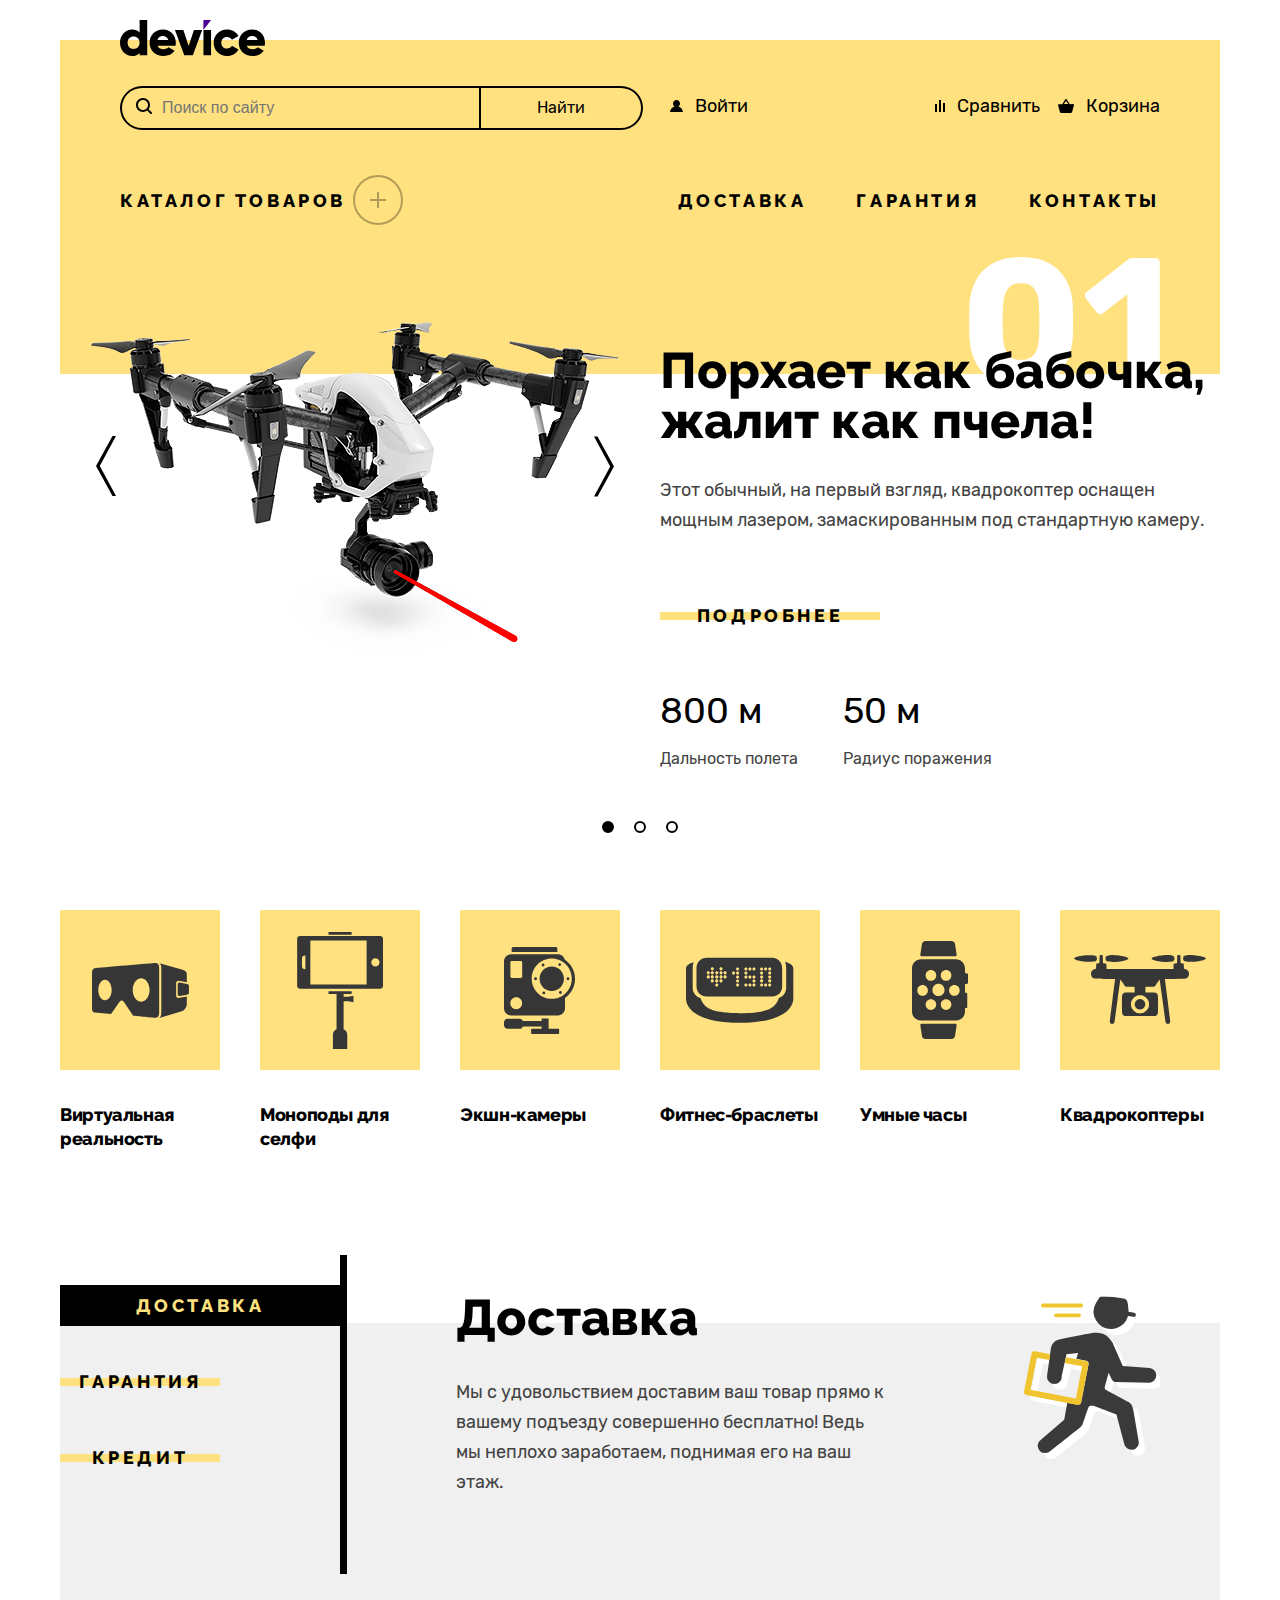
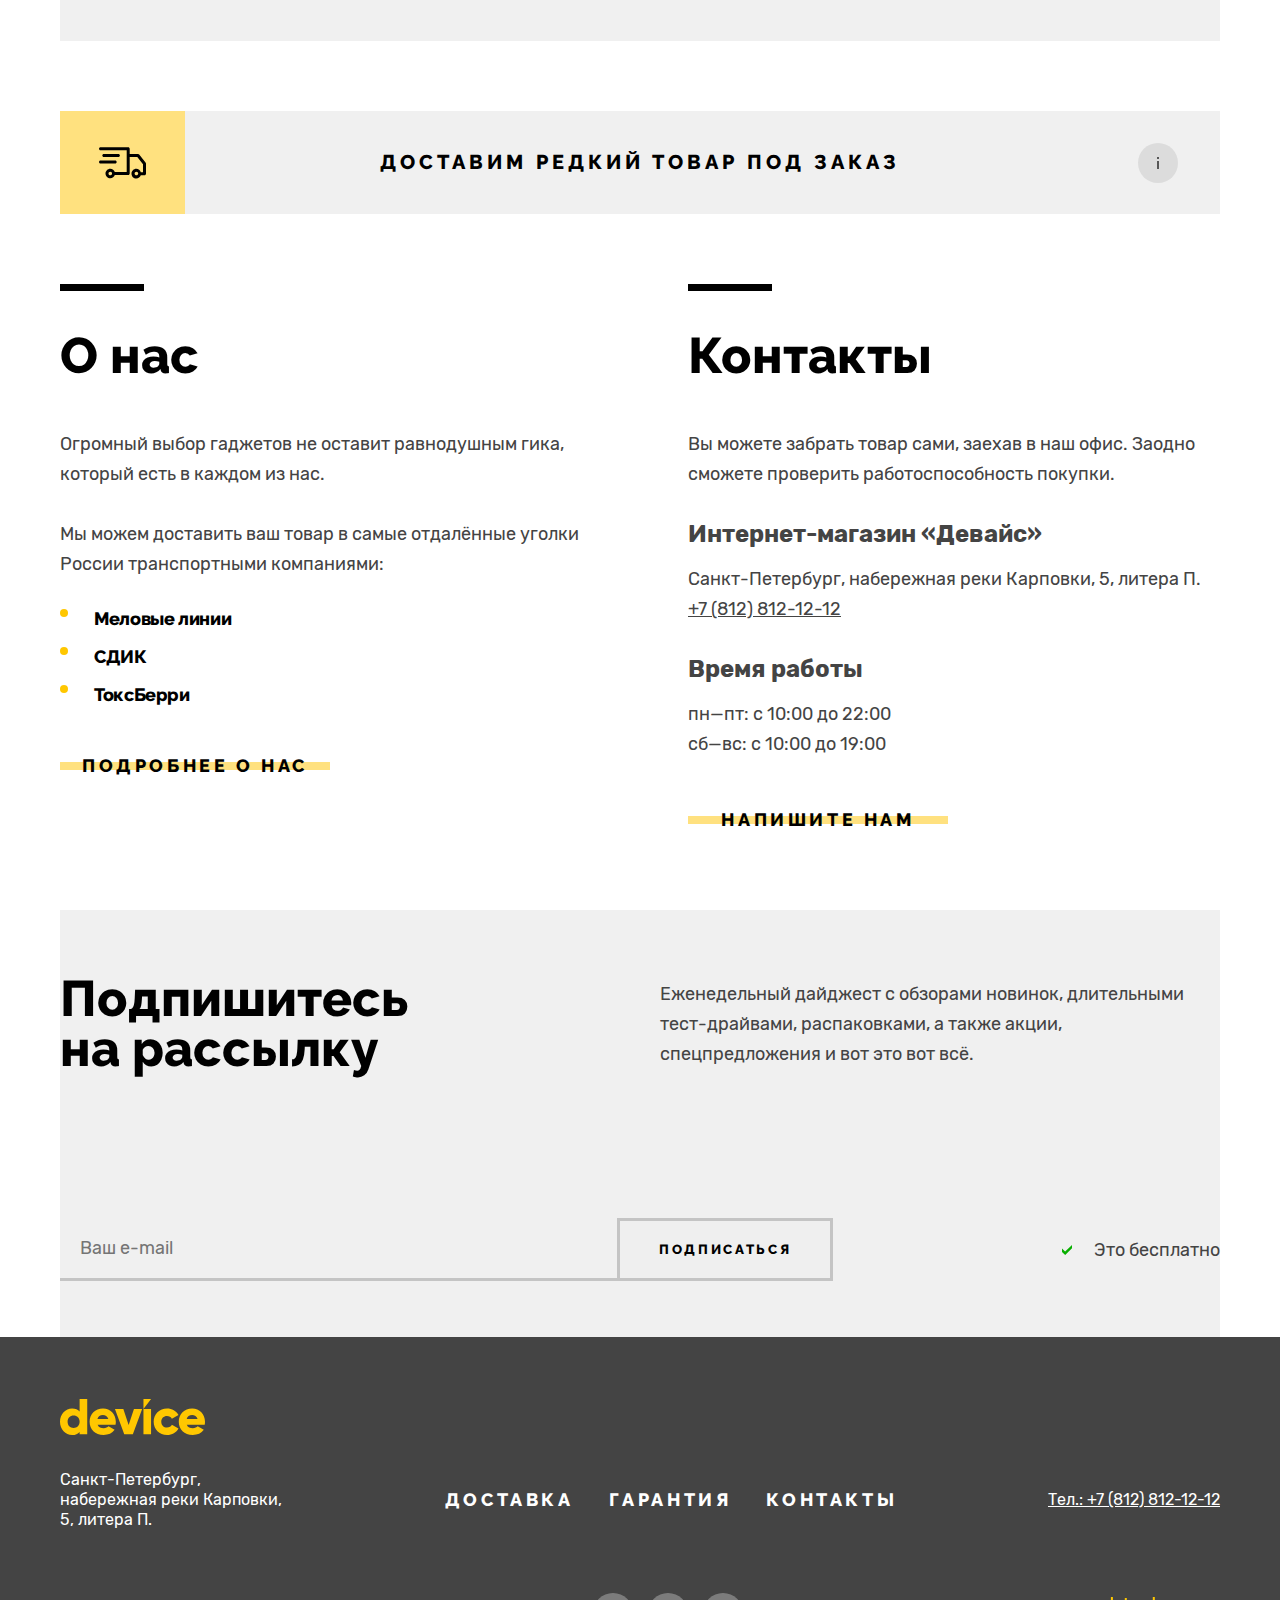
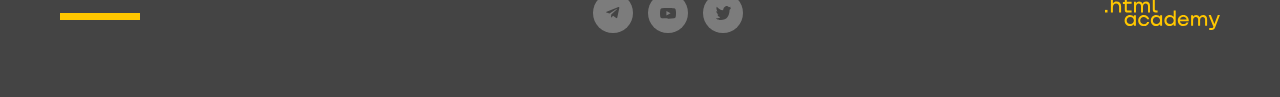
<file: 8/index.html>
<!DOCTYPE html>
<html lang="ru">
  <head>
    <meta charset="utf-8" />
    <title>Девайс</title>
    <link rel="stylesheet" href="styles/styles.css" />
    <base href="https://htmlacademy-htmlcss.github.io/2084339-device-36/8/">
</head>

  <body>
    <header class="page-header">
      <nav class="navigation">
        <a class="logo-link" href="index.html">
          <img
            class="logo-image"
            src="images/logo-device.svg"
            alt="Логотип «Девайс»."
            width="145"
            height="36"
          />
        </a>
        <div class="search-navigation-user">
          <form
            class="search-form"
            action="https://echo.htmlacademy.ru/"
            method="post"
          >
            <label for="search-field" class="visually-hidden"
              >Форма поиска</label
            >
            <svg
              class="search-icon"
              aria-hidden="true"
              focusable="false"
              width="16"
              height="16"
              viewBox="0 0 16 16"
              fill="none"
              xmlns="http://www.w3.org/2000/svg"
            >
              <path
                d="M15.7 14.3L12.6 11.2C13.5 10 14 8.6 14 7C14 3.1 10.9 0 7 0C3.1 0 0 3.1 0 7C0 10.9 3.1 14 7 14C8.6 14 10 13.5 11.2 12.6L14.3 15.7C14.5 15.9 14.7 16 15 16C15.6 16 16 15.6 16 15C16 14.8 15.9 14.5 15.7 14.3ZM2 7C2 4.2 4.2 2 7 2C9.8 2 12 4.2 12 7C12 9.8 9.8 12 7 12C4.2 12 2 9.8 2 7Z"
                fill="black"
              />
            </svg>
            <input
              type="text"
              id="search-field"
              name="search-field"
              class="search-field"
              placeholder="Поиск по сайту"
            />
            <button class="search-button" type="submit">Найти</button>
          </form>
          <ul class="navigation-user-list">
            <li class="navigation-user-item navigation-user-item-login">
              <a
                class="navigation-user-link navigation-user-link-login"
                href="#"
              >
                <svg
                  class="navigation-icon"
                  xmlns="http://www.w3.org/2000/svg"
                  aria-hidden="true"
                  focusable="false"
                  width="13"
                  height="12"
                  fill="none"
                >
                  <path
                    fill="#000"
                    d="M0 12h13c-.2-2.6-2.1-4.8-4.7-5.5 1-.6 1.7-1.7 1.7-3C10 1.6 8.4 0 6.5 0S3 1.6 3 3.5c0 1.3.7 2.4 1.7 3C2.1 7.2.2 9.4 0 12Z"
                  />
                </svg>
                Войти</a
              >
            </li>
            <li class="navigation-user-item navigation-user-item-compare">
              <a
                class="navigation-user-link navigation-user-link-compare"
                href="#"
              >
                <svg
                  class="navigation-icon"
                  xmlns="http://www.w3.org/2000/svg"
                  aria-hidden="true"
                  focusable="false"
                  width="10"
                  height="12"
                  fill="none"
                >
                  <path
                    fill="#000"
                    d="M6 0H4v12h2V0ZM2 4H0v8h2V4ZM10 3H8v9h2V3Z"
                  />
                </svg>
                Сравнить</a
              >
            </li>
            <li class="navigation-user-item navigation-user-item-cart">
              <a
                class="navigation-user-link navigation-user-link-cart"
                href="#"
              >
                <svg
                  class="navigation-icon"
                  xmlns="http://www.w3.org/2000/svg"
                  aria-hidden="true"
                  focusable="false"
                  width="16"
                  height="14"
                  fill="none"
                >
                  <g clip-path="url(#a)">
                    <path
                      fill="#000"
                      d="m15.3 5-3.5.2L8.6.3C8.5.1 8.2 0 8 0c-.2 0-.5.1-.6.3L4.2 5.2H.7c-.4 0-.7.3-.7.7v.2l1.9 6.8c.2.7.7 1.1 1.4 1.1h9.4c.7 0 1.2-.4 1.4-1.1L16 6v-.2c0-.4-.3-.8-.7-.8ZM8 1.9l2.2 3.2H5.9L8 1.9Z"
                    />
                  </g>
                  <defs>
                    <clipPath id="a">
                      <path fill="#fff" d="M0 0h16v14H0z" />
                    </clipPath>
                  </defs>
                </svg>
                Корзина</a
              >
            </li>
          </ul>
        </div>
        <ul class="navigation-list-index">
          <li class="navigation-item">
            <a class="navigation-link" href="catalog.html"
              >Каталог товаров
              <span class="navigation-catalog-link">
                <svg
                  class="catalog-icon"
                  aria-hidden="true"
                  focusable="false"
                  width="16"
                  height="16"
                  viewBox="0 0 16 16"
                  fill="none"
                  xmlns="http://www.w3.org/2000/svg"
                >
                  <path d="M16 7H9V0H7V7H0V9H7V16H9V9H16V7Z" fill="black" />
                </svg>
              </span>
            </a>
            <ul class="navigation-sub-list">
              <div class="navigation-sub-column">
              <li class="navigation-sub-item">
                <a class="navigation-sub-link" href="#">Виртуальная реальность</a>
              </li>
              <li class="navigation-sub-item">
                <a class="navigation-sub-link" href="#">Моноподы для cелфи</a>
              </li>
              <li class="navigation-sub-item">
                <a class="navigation-sub-link" href="#">Экшн-камеры</a>
              </li>
            </div>
              <div class="navigation-sub-column">
              <li class="navigation-sub-item">
                <a class="navigation-sub-link" href="#">Фитнес-браслеты</a>
              </li>
              <li class="navigation-sub-item">
                <a class="navigation-sub-link" href="#">Умные часы</a>
              </li>
            </div>
              <div class="navigation-sub-column">
              <li class="navigation-sub-item">
                <a class="navigation-sub-link" href="#">Квадрокоптеры</a>
              </li>
            </ul>
          </li>
          <li class="navigation-item navigation-item-second">
            <a class="navigation-link" href="#">Доставка</a>
          </li>
          <li class="navigation-item">
            <a class="navigation-link" href="#">Гарантия</a>
          </li>
          <li class="navigation-item">
            <a class="navigation-link" href="#">Контакты</a>
          </li>
        </ul>
      </nav>
    </header>

    <main class="main-container main-index">
      <section class="slider">
        <div class="section-container">
          <h1 class="visually-hidden">Слайдер товаров</h1>
          <ul class="slider-list">
            <li class="slider-item">
              <div class="slider-image-wrapper">
                <img
                  class="slider-image"
                  src="images/slider-image-1.png"
                  alt="Квадрокоптер."
                  width="560"
                  height="560"
                />
                <div class="slider-arrows">
                  <button class="slider-arrow slider-arrow-left" type="button">
                    <svg
                      xmlns="http://www.w3.org/2000/svg"
                      width="20"
                      height="60"
                      fill="none"
                    >
                      <path
                        fill="#000"
                        d="M20 60h-3.5L0 30 16.5 0H20L3.8 30 20 60Z"
                      />
                    </svg>
                  </button>
                  <button class="slider-arrow slider-arrow-right" type="button">
                    <svg
                      xmlns="http://www.w3.org/2000/svg"
                      width="20"
                      height="61"
                      fill="none"
                    >
                      <path
                        fill="#000"
                        d="M0 60.4h3.5l16.5-30L3.5.4H0l16.2 30L0 60.4Z"
                      />
                    </svg>
                  </button>
                </div>
              </div>
              <div class="slider-description">
                <span class="slider-number">01</span>
                <div class="slider-text-wrapper">
                  <h2 class="slider-title">
                    Порхает как бабочка, жалит как пчела!
                  </h2>
                  <p class="slider-text">
                    Этот обычный, на первый взгляд, квадрокоптер оснащен мощным
                    лазером, замаскированным под стандартную камеру.
                  </p>
                  <a class="slider-button button" href="#">Подробнее</a>
                  <dl class="slider-characteristics">
                    <div class="slider-characteristics-wrapper">
                      <dt class="slider-characteristics-detail">800 м</dt>
                      <dd class="slider-characteristics-name">
                        Дальность полета
                      </dd>
                    </div>

                    <div class="slider-characteristics-wrapper">
                      <dt class="slider-characteristics-detail">50 м</dt>
                      <dd class="slider-characteristics-name">
                        Радиус поражения
                      </dd>
                    </div>
                  </dl>
                </div>
              </div>
            </li>
            <li class="slider-item slider-item-second">
              <img
                class="slider-image"
                src="images/slider-image-2.png"
                alt="Фитнес-браслет."
                width="560"
                height="560"
              />
              <div class="slider-description">
                <span class="slider-number">02</span>
                <h2 class="slider-title">Худеем правильно!</h2>
                <p class="slider-text">
                  Мотивирующие фитнес-браслеты помогут найти в себе силы не
                  пропускать занятия и соблюдать диету.
                </p>
                <a class="slider-button button" href="#">Подробнее</a>
                <dl class="slider-characteristics">
                  <div class="slider-characteristics-wrapper">
                    <dt class="slider-characteristics-detail">48 часов</dt>
                    <dd class="slider-characteristics-name">Без подзарядки</dd>
                  </div>
                </dl>
              </div>
            </li>
            <li class="slider-item slider-item-third">
              <img
                class="slider-image"
                src="images/slider-image-3.png"
                alt="Селфи-палка."
                width="560"
                height="560"
              />
              <div class="slider-description">
                <span class="slider-number">03</span>
                <h2 class="slider-title">Делай селфи,как Бен Стиллер!</h2>
                <p class="slider-text">
                  Самая длинная палка для селфи доступна в нашем магазине.
                  Восемь (Восемь, Карл!) метров длиной и весом всего 5 кг.
                </p>
                <a class="slider-button button" href="#">Подробнее</a>
                <dl class="slider-characteristics">
                  <div class="slider-characteristics-wrapper">
                    <dt class="slider-characteristics-detail">8,5 м</dt>
                    <dd class="slider-characteristics-name">Длина палки</dd>
                  </div>
                  <div class="slider-characteristics-wrapper">
                    <dt class="slider-characteristics-detail">5 кг</dt>
                    <dd class="slider-characteristics-name">Вес палки</dd>
                  </div>
                  <div class="slider-characteristics-wrapper">
                    <dt class="slider-characteristics-detail">Карбон</dt>
                    <dd class="slider-characteristics-name">Материал</dd>
                  </div>
                </dl>
              </div>
            </li>
          </ul>

          <ol class="slider-pagination">
            <li class="slider-pagination-item">
              <button
                class="slider-pagination-button slider-pagination-button-current"
                type="button"
              >
                <span class="visually-hidden">1 товар</span>
              </button>
            </li>
            <li class="slider-pagination-item">
              <button class="slider-pagination-button" type="button">
                <span class="visually-hidden">2 товар</span>
              </button>
            </li>
            <li class="slider-pagination-item">
              <button class="slider-pagination-button" type="button">
                <span class="visually-hidden">3 товар</span>
              </button>
            </li>
          </ol>
        </div>
      </section>

      <section class="category">
        <div class="section-container">
          <h2 class="visually-hidden">Категории товаров</h2>
          <ul class="category-list">
            <li class="category-item">
              <a class="category-link" href="#">
                <div class="category-image-wrapper">
                  <svg
                    class="category-image"
                    xmlns="http://www.w3.org/2000/svg"
                    aria-hidden="true"
                    focusable="false"
                    width="97"
                    height="55"
                    fill="none"
                  >
                    <path
                      fill="#363636"
                      d="M84.13 32.64V20c0-1.3 1.05-2.37 2.34-2.37l8.32 1.58v-8.19c0-2.36-1.7-3.43-4.2-4.27L67.4.17c1.62 1.4 1.9 2.04 1.9 4.4v45.21c0 2.36-.46 4.07-1.97 5.21l23.26-7.07c2.4-.83 4.2-4.21 4.2-6.57v-7.91l-8.32 1.57a2.35 2.35 0 0 1-2.34-2.37Z"
                    />
                    <path
                      fill="#363636"
                      d="m95.13 20.98-7.6-1.45c-1 0-1.82.83-1.82 1.86v9.86c0 1.03.81 1.86 1.82 1.86l7.6-1.43c1.15-.42 1.82-.83 1.82-1.86v-6.99c0-1.02-.76-1.5-1.82-1.85ZM67.17 4.48c0-5.08-4.23-4.46-4.23-4.46S5.84 4.74 2.84 5.14C-.16 5.55 0 9.54 0 9.54V45.8c0 3.74 2.6 3.75 2.6 3.75l16.48 1.4L27.2 39.3s1.11-1.83 2.5-1.83c1.4 0 2.44 1.86 2.44 1.86l9.06 13.52s18.9 1.91 22.52 1.91c3.63 0 3.44-5.02 3.44-5.02V4.48ZM12.98 37.2c-3.7 0-6.7-4.6-6.7-10.27 0-5.68 3-10.28 6.7-10.28s6.7 4.6 6.7 10.28c0 5.67-3 10.27-6.7 10.27Zm36.16 1.43c-4.66 0-8.44-5.24-8.44-11.7 0-6.47 3.78-11.7 8.44-11.7s8.44 5.23 8.44 11.7c0 6.46-3.78 11.7-8.44 11.7Z"
                    />
                  </svg>
                </div>
                <p class="category-name">Виртуальная реальность</p>
              </a>
            </li>
            <li class="category-item">
              <a class="category-link" href="#">
                <div class="category-image-wrapper">
                  <svg
                    class="category-image"
                    xmlns="http://www.w3.org/2000/svg"
                    aria-hidden="true"
                    focusable="false"
                    width="87"
                    height="117"
                    fill="none"
                  >
                    <path
                      fill="#363636"
                      d="M82.821 4.011H3.331A3.188 3.188 0 0 0 .141 7.199v46.413a3.187 3.187 0 0 0 3.188 3.189h79.492a3.188 3.188 0 0 0 3.19-3.189V7.199a3.189 3.189 0 0 0-3.19-3.188ZM8.392 37.236h-.226a3.19 3.19 0 0 1-3.189-3.189v-7.283a3.188 3.188 0 0 1 3.19-3.188h.225v13.66Zm61.231 15.172H13.341V8.402h56.282v44.006ZM78.4 34.552a4.146 4.146 0 0 1-4.146-4.147 4.146 4.146 0 1 1 4.146 4.147ZM54.654 0H31.497v2.758h23.157V0ZM46.608 64.861v-2.973h8.046V59.13H31.498v2.758h8.045v35.246a6.068 6.068 0 0 0-3.635 5.559V117h14.335v-14.307a6.062 6.062 0 0 0-3.636-5.557v-27.99h4.796l5.051 1.213v-6.711l-5.05 1.213h-4.796Z"
                    />
                  </svg>
                </div>
                <p class="category-name">Моноподы для селфи</p></a
              >
            </li>
            <li class="category-item">
              <a class="category-link" href="#">
                <div class="category-image-wrapper">
                  <svg
                    class="category-image"
                    xmlns="http://www.w3.org/2000/svg"
                    aria-hidden="true"
                    focusable="false"
                    width="72"
                    height="87"
                    fill="none"
                  >
                    <path
                      fill="#363636"
                      d="M53.349 1.49c0-.736-.578-1.49-1.311-1.49H9.053C8.32 0 7.672.754 7.672 1.49v3.522h45.676l.001-3.522ZM54.202 81.809h-9.597V71.426h-6.958v2.507H18.774c-.537-1.254-1.757-2.148-3.181-2.148H3.559C1.642 71.784 0 73.387 0 75.311v3.018c0 1.924 1.642 3.48 3.559 3.48h12.035c1.511 0 2.792-.896 3.269-2.326h18.785v2.326H28.13c-.533 0-1.01.437-1.01.972v3.172c0 .535.478 1.048 1.01 1.048h26.072c.533 0 .93-.513.93-1.048V82.78c0-.535-.397-.971-.93-.971ZM60.666 12.39c-.861-2.937-3.567-5.05-6.771-5.05H7.148C3.25 7.34 0 10.449 0 14.361v46.9c0 3.912 3.25 7.121 7.148 7.121h46.747c3.898 0 7.126-3.209 7.126-7.121V50.915c6.066-4.204 10.001-11.211 10.001-19.164-.001-8.079-4.132-15.181-10.356-19.361ZM12.238 62.151c-3.259 0-5.901-2.65-5.901-5.921 0-3.27 2.642-5.922 5.901-5.922s5.902 2.652 5.902 5.922c0 3.271-2.643 5.921-5.902 5.921Zm5.961-32.605c0 .786-.635 1.422-1.418 1.422h-8.94c-.783 0-1.418-.637-1.418-1.422v-14.16c0-.786.635-1.423 1.418-1.423h8.939c.783 0 1.418.637 1.418 1.423l.001 14.16Zm29.563 22.312c-11.076 0-20.057-9.01-20.057-20.123 0-11.113 8.98-20.124 20.057-20.124 11.077 0 20.058 9.01 20.058 20.124 0 11.114-8.981 20.123-20.058 20.123Z"
                    />
                    <path
                      fill="#363636"
                      d="M47.762 43.964c6.7312 0 12.188-5.4751 12.188-12.229 0-6.7539-5.4568-12.229-12.188-12.229s-12.188 5.4751-12.188 12.229c0 6.7539 5.4568 12.229 12.188 12.229ZM31.562 33.171c.7925 0 1.435-.6425 1.435-1.435 0-.7925-.6425-1.435-1.435-1.435-.7925 0-1.435.6425-1.435 1.435 0 .7925.6425 1.435 1.435 1.435ZM63.963 33.171c.7925 0 1.435-.6425 1.435-1.435 0-.7925-.6425-1.435-1.435-1.435-.7925 0-1.435.6425-1.435 1.435 0 .7925.6425 1.435 1.435 1.435ZM39.109 19.429c.7925 0 1.435-.6425 1.435-1.435 0-.7925-.6425-1.435-1.435-1.435-.7925 0-1.435.6425-1.435 1.435 0 .7925.6425 1.435 1.435 1.435ZM56.415 46.912c.7898 0 1.43-.6429 1.43-1.436 0-.7931-.6402-1.436-1.43-1.436s-1.43.6429-1.43 1.436c0 .7931.6402 1.436 1.43 1.436ZM55.697 19c.7925 0 1.435-.6425 1.435-1.435 0-.7925-.6425-1.435-1.435-1.435-.7925 0-1.435.6425-1.435 1.435 0 .7925.6425 1.435 1.435 1.435ZM39.828 47.341c.7925 0 1.435-.6425 1.435-1.435 0-.7925-.6425-1.435-1.435-1.435-.7925 0-1.435.6425-1.435 1.435 0 .7925.6425 1.435 1.435 1.435Z"
                    />
                  </svg>
                </div>
                <p class="category-name">Экшн-камеры</p></a
              >
            </li>
            <li class="category-item">
              <a class="category-link" href="#">
                <div class="category-image-wrapper">
                  <svg
                    class="category-image"
                    xmlns="http://www.w3.org/2000/svg"
                    aria-hidden="true"
                    focusable="false"
                    width="108"
                    height="66"
                    fill="none"
                  >
                    <path
                      fill="#363636"
                      d="M98.967 5.0743c.752 1.441 1.209 3.08 1.209 4.818v21.1021c0 4.616-3.092 8.527-7.246 9.9-1.325 3.987-3.778 7.854-8.051 10.432-8.676 5.231-31.124 4.8369-31.198 4.8369-.078 0-22.513.395-31.189-4.8369-4.216-2.5451-6.708-6.347-8.042-10.279-4.418-1.209-7.756-5.2511-7.756-10.053V9.8934c0-1.688.427-3.282 1.139-4.693C4.17 6.1094 0 7.9184 0 11.4344v29.983c0 10.251 11.839 24.4329 53.657 24.4329 41.82 0 53.657-14.1819 53.657-24.4329v-29.983c-.001-3.684-4.576-5.494-8.347-6.36Z"
                    />
                    <path
                      fill="#363636"
                      d="M20.561 39.4594h65.523c5.564 0 10.074-4.513 10.074-10.077v-18.447c0-5.563-4.51-10.075-10.074-10.075H20.561c-5.564 0-10.075 4.511-10.075 10.075v18.447c0 5.564 4.511 10.077 10.075 10.077Zm63.134-28.991c.867 0 1.569.703 1.569 1.57 0 .866-.702 1.569-1.569 1.569s-1.568-.703-1.568-1.569c0-.868.701-1.57 1.568-1.57Zm0 4.039c.867 0 1.569.703 1.569 1.568 0 .867-.702 1.569-1.569 1.569s-1.568-.702-1.568-1.569c0-.865.701-1.568 1.568-1.568Zm0 4.039c.867 0 1.569.702 1.569 1.569 0 .8659-.702 1.569-1.569 1.569s-1.568-.7031-1.568-1.569c0-.867.701-1.569 1.568-1.569Zm0 3.827c.867 0 1.569.704 1.569 1.569 0 .867-.702 1.568-1.569 1.568s-1.568-.701-1.568-1.568c0-.866.701-1.569 1.568-1.569Zm0 4.039c.867 0 1.569.702 1.569 1.569 0 .865-.702 1.568-1.569 1.568s-1.568-.704-1.568-1.568c0-.867.701-1.569 1.568-1.569Zm-4.039-15.944c.867 0 1.568.703 1.568 1.57 0 .866-.701 1.569-1.568 1.569-.865 0-1.568-.703-1.568-1.569 0-.868.703-1.57 1.568-1.57Zm0 15.944c.867 0 1.568.702 1.568 1.569 0 .865-.701 1.568-1.568 1.568-.865 0-1.568-.704-1.568-1.568 0-.867.703-1.569 1.568-1.569Zm-4.037-15.944c.865 0 1.568.703 1.568 1.57 0 .866-.703 1.569-1.568 1.569-.867 0-1.569-.703-1.569-1.569 0-.868.702-1.57 1.569-1.57Zm0 4.039c.865 0 1.568.703 1.568 1.568 0 .867-.703 1.569-1.568 1.569-.867 0-1.569-.702-1.569-1.569 0-.865.702-1.568 1.569-1.568Zm0 4.039c.865 0 1.568.702 1.568 1.569 0 .8659-.703 1.569-1.568 1.569-.867 0-1.569-.7031-1.569-1.569 0-.867.702-1.569 1.569-1.569Zm0 3.827c.865 0 1.568.704 1.568 1.569 0 .867-.703 1.568-1.568 1.568-.867 0-1.569-.701-1.569-1.568 0-.866.702-1.569 1.569-1.569Zm0 4.039c.865 0 1.568.702 1.568 1.569 0 .865-.703 1.568-1.568 1.568-.867 0-1.569-.704-1.569-1.568 0-.867.702-1.569 1.569-1.569Zm-7.654-15.944c.867 0 1.568.703 1.568 1.57 0 .866-.701 1.569-1.568 1.569-.867 0-1.568-.703-1.568-1.569-.001-.868.703-1.57 1.568-1.57Zm0 8.078c.867 0 1.568.702 1.568 1.569 0 .8659-.701 1.569-1.568 1.569-.867 0-1.568-.7031-1.568-1.569-.001-.867.703-1.569 1.568-1.569Zm0 3.881c.867 0 1.568.701 1.568 1.568 0 .865-.701 1.569-1.568 1.569-.867 0-1.568-.704-1.568-1.569-.001-.867.703-1.568 1.568-1.568Zm0 3.985c.867 0 1.568.702 1.568 1.569 0 .865-.701 1.568-1.568 1.568-.867 0-1.568-.704-1.568-1.568-.001-.867.703-1.569 1.568-1.569Zm-4.039-15.944c.867 0 1.57.703 1.57 1.57 0 .866-.703 1.569-1.57 1.569-.865 0-1.569-.703-1.569-1.569-.001-.868.704-1.57 1.569-1.57Zm0 8.078c.867 0 1.57.702 1.57 1.569 0 .8659-.703 1.569-1.57 1.569-.865 0-1.569-.7031-1.569-1.569-.001-.867.704-1.569 1.569-1.569Zm0 7.866c.867 0 1.57.702 1.57 1.569 0 .865-.703 1.568-1.57 1.568-.865 0-1.569-.704-1.569-1.568-.001-.867.704-1.569 1.569-1.569Zm-4.038-15.944c.865 0 1.569.703 1.569 1.57 0 .866-.704 1.569-1.569 1.569-.867 0-1.568-.703-1.568-1.569-.001-.868.701-1.57 1.568-1.57Zm0 4.039c.865 0 1.569.703 1.569 1.568 0 .867-.704 1.569-1.569 1.569-.867 0-1.568-.702-1.568-1.569-.001-.865.701-1.568 1.568-1.568Zm0 4.039c.865 0 1.569.702 1.569 1.569 0 .8659-.704 1.569-1.569 1.569-.867 0-1.568-.7031-1.568-1.569-.001-.867.701-1.569 1.568-1.569Zm0 7.866c.865 0 1.569.702 1.569 1.569 0 .865-.704 1.568-1.569 1.568-.867 0-1.568-.704-1.568-1.568-.001-.867.701-1.569 1.568-1.569Zm-8.29-15.944c.867 0 1.569.703 1.569 1.57 0 .866-.702 1.569-1.569 1.569s-1.568-.703-1.568-1.569c-.001-.868.701-1.57 1.568-1.57Zm0 4.039c.867 0 1.569.703 1.569 1.568 0 .867-.702 1.569-1.569 1.569s-1.568-.702-1.568-1.569c-.001-.865.701-1.568 1.568-1.568Zm0 4.039c.867 0 1.569.702 1.569 1.569 0 .8659-.702 1.569-1.569 1.569s-1.568-.7031-1.568-1.569c-.001-.867.701-1.569 1.568-1.569Zm0 3.881c.867 0 1.569.701 1.569 1.568 0 .865-.702 1.569-1.569 1.569s-1.568-.704-1.568-1.569c-.001-.867.701-1.568 1.568-1.568Zm0 3.985c.867 0 1.569.702 1.569 1.569 0 .865-.702 1.568-1.569 1.568s-1.568-.704-1.568-1.568c-.001-.867.701-1.569 1.568-1.569Zm-4.039-11.905c.867 0 1.568.703 1.568 1.568 0 .867-.701 1.569-1.568 1.569-.867 0-1.569-.702-1.569-1.569 0-.865.701-1.568 1.569-1.568Zm-8.502-.212c.865 0 1.569.703 1.569 1.568 0 .867-.704 1.569-1.569 1.569-.867 0-1.571-.703-1.571-1.569 0-.865.703-1.568 1.571-1.568Zm0 4.038c.865 0 1.569.703 1.569 1.57 0 .866-.704 1.57-1.569 1.57-.867 0-1.571-.704-1.571-1.57 0-.867.703-1.57 1.571-1.57Zm-4.039-8.078c.865 0 1.568.703 1.568 1.57 0 .866-.704 1.568-1.568 1.568-.867 0-1.569-.703-1.569-1.568 0-.867.701-1.57 1.569-1.57Zm0 4.04c.865 0 1.568.703 1.568 1.568 0 .867-.704 1.569-1.568 1.569-.867 0-1.569-.703-1.569-1.569 0-.865.701-1.568 1.569-1.568Zm0 4.038c.865 0 1.568.703 1.568 1.57 0 .866-.704 1.57-1.568 1.57-.867 0-1.569-.704-1.569-1.57 0-.867.701-1.57 1.569-1.57Zm0 4.04c.865 0 1.568.704 1.568 1.569 0 .867-.704 1.568-1.568 1.568-.867 0-1.569-.701-1.569-1.568 0-.866.701-1.569 1.569-1.569Zm-4.254-8.078c.867 0 1.569.703 1.569 1.568 0 .867-.702 1.569-1.569 1.569s-1.568-.703-1.568-1.569c0-.865.701-1.568 1.568-1.568Zm0 4.038c.867 0 1.569.703 1.569 1.57 0 .866-.702 1.57-1.569 1.57s-1.568-.704-1.568-1.57c0-.867.701-1.57 1.568-1.57Zm0 4.04c.867 0 1.569.704 1.569 1.569 0 .867-.702 1.568-1.569 1.568s-1.568-.701-1.568-1.568c0-.866.701-1.569 1.568-1.569Zm0 4.039c.867 0 1.569.702 1.569 1.569 0 .865-.702 1.568-1.569 1.568s-1.568-.704-1.568-1.568c0-.867.701-1.569 1.568-1.569ZM26.3 10.2554c.867 0 1.571.703 1.571 1.57 0 .866-.704 1.568-1.571 1.568-.865 0-1.569-.703-1.569-1.568 0-.867.704-1.57 1.569-1.57Zm0 4.04c.867 0 1.571.703 1.571 1.568 0 .867-.704 1.569-1.571 1.569-.865 0-1.569-.703-1.569-1.569 0-.865.704-1.568 1.569-1.568Zm0 4.038c.867 0 1.571.703 1.571 1.57 0 .866-.704 1.57-1.571 1.57-.865 0-1.569-.704-1.569-1.57 0-.867.704-1.57 1.569-1.57Zm0 4.04c.867 0 1.571.704 1.571 1.569 0 .867-.704 1.568-1.571 1.568-.865 0-1.569-.701-1.569-1.568 0-.866.704-1.569 1.569-1.569Zm-4.037-8.078c.865 0 1.569.703 1.569 1.568 0 .867-.704 1.569-1.569 1.569-.867 0-1.569-.703-1.569-1.569 0-.865.702-1.568 1.569-1.568Zm0 4.038c.865 0 1.569.703 1.569 1.57 0 .866-.704 1.57-1.569 1.57-.867 0-1.569-.704-1.569-1.57 0-.867.702-1.57 1.569-1.57Z"
                    />
                  </svg>
                </div>
                <p class="category-name">Фитнес-браслеты</p></a
              >
            </li>
            <li class="category-item">
              <a class="category-link" href="#">
                <div class="category-image-wrapper">
                  <svg
                    class="category-image"
                    xmlns="http://www.w3.org/2000/svg"
                    aria-hidden="true"
                    focusable="false"
                    width="57"
                    height="98"
                    fill="none"
                  >
                    <path
                      fill="#363636"
                      d="M54.494 32.197h-1.515v-4.64c0-5.052-4.087-9.186-9.082-9.186H9.082C4.086 18.372 0 22.505 0 27.557v42.868c0 5.052 4.087 9.185 9.083 9.185h34.815c4.995 0 9.082-4.133 9.082-9.185V67.01h1.515c.415 0 .757-.344.757-.764V52.467c0-.421-.342-.766-.757-.766H52.98v-8.788h1.515c.832 0 1.514-.688 1.514-1.531v-7.654c-.001-.842-.683-1.531-1.515-1.531Zm-20.412-3.109c2.926 0 5.299 2.398 5.299 5.358 0 2.96-2.373 5.358-5.299 5.358s-5.298-2.398-5.298-5.358c0-2.96 2.372-5.358 5.298-5.358Zm-15.137 0c2.925 0 5.298 2.398 5.298 5.358 0 2.96-2.373 5.358-5.298 5.358-2.926 0-5.298-2.398-5.298-5.358 0-2.96 2.372-5.358 5.298-5.358ZM5.297 49.397c0-2.959 2.371-5.358 5.298-5.358 2.926 0 5.298 2.399 5.298 5.358 0 2.959-2.373 5.358-5.298 5.358-2.927.001-5.298-2.399-5.298-5.358Zm13.648 19.497c-2.926 0-5.298-2.398-5.298-5.358 0-2.96 2.372-5.358 5.298-5.358 2.925 0 5.298 2.398 5.298 5.358 0 2.96-2.373 5.358-5.298 5.358Zm1.49-19.903c0-3.382 2.711-6.124 6.055-6.124s6.055 2.742 6.055 6.124c0 3.382-2.711 6.124-6.055 6.124-3.344-.001-6.055-2.742-6.055-6.124Zm13.647 19.903c-2.926 0-5.298-2.398-5.298-5.358 0-2.96 2.372-5.358 5.298-5.358s5.299 2.398 5.299 5.358c0 2.96-2.373 5.358-5.299 5.358Zm8.302-14.138c-2.927 0-5.298-2.399-5.298-5.358 0-2.959 2.371-5.358 5.298-5.358 2.926 0 5.298 2.399 5.298 5.358 0 2.958-2.372 5.358-5.298 5.358ZM9.646 15.31h33.687c.843 0 1.432-.681 1.306-1.514L43.023 3.028s0-.001-.002-.002C42.771 1.362 41.189 0 39.506 0H13.474c-1.686 0-3.268 1.362-3.517 3.028L8.342 13.795c-.125.833.461 1.515 1.304 1.515ZM43.333 82.671H9.646c-.843 0-1.429.683-1.304 1.516l1.615 10.767c.25 1.666 1.832 3.028 3.516 3.028h26.032c1.684 0 3.266-1.362 3.517-3.026v-.002l1.615-10.767c.128-.833-.461-1.516-1.304-1.516Z"
                    />
                  </svg>
                </div>
                <p class="category-name">Умные часы</p></a
              >
            </li>
            <li class="category-item">
              <a class="category-link" href="#">
                <div class="category-image-wrapper">
                  <svg
                    class="category-image"
                    aria-hidden="true"
                    focusable="false"
                    width="133"
                    height="70"
                    viewBox="0 0 133 70"
                    fill="none"
                    xmlns="http://www.w3.org/2000/svg"
                  >
                    <path
                      d="M12.0523 0.257913C6.50738 0.745213 1.83838 1.85073 0.575275 2.93033C-0.147425 3.54653 -0.147425 3.54653 0.342875 4.08653C0.987375 4.80623 4.05628 5.73151 7.59048 6.32281C11.5885 6.99081 20.1003 7.01622 21.3136 6.37412C22.5255 5.70612 22.9376 4.96048 22.9376 3.39268C22.9376 1.77398 22.3185 0.976689 20.7198 0.540189C19.274 0.154289 14.9415 1.33812e-05 12.0523 0.257913Z"
                      fill="#363636"
                    />
                    <path
                      d="M25.7745 0.488281C25.6451 0.771481 25.5162 2.5962 25.5162 4.6001C25.5162 8.6611 25.6715 8.3784 23.3243 8.5332L22.2935 8.6103L22.0352 13.6986L20.8487 13.9818C18.2696 14.6498 16.8497 16.577 17.0572 19.2762C17.1851 21.2034 18.088 22.617 19.6358 23.3631C20.7447 23.8763 21.1055 23.9012 30.8819 23.9012C36.4268 23.9012 41.0191 23.9798 41.0704 24.0819C41.1212 24.2103 39.961 33.4891 38.4908 44.7206C37.046 55.9511 35.8077 65.7177 35.7823 66.3866C35.731 68.0038 36.6085 69.0077 38.13 69.0077C39.3673 69.0077 40.1417 68.3661 40.4513 67.1063C40.5807 66.5926 41.9469 56.7733 43.4694 45.285C44.9914 33.8221 46.3322 24.4163 46.4098 24.4163C46.5128 24.4163 47.4928 25.8294 48.6022 27.552C51.5421 32.178 51.0011 31.8689 56.2375 31.8689H60.5959V37.4987L55.4631 37.5758C50.7429 37.6529 50.2531 37.7028 49.5818 38.191C48.009 39.3482 47.9568 39.606 47.9568 49.1676C47.9568 58.7018 47.9832 58.9596 49.4793 60.2174L50.3304 60.9127H81.6956L82.5462 60.2174C84.0423 58.9596 84.0667 58.7018 84.0667 49.1676C84.0667 39.6061 84.0159 39.3483 82.4437 38.191C81.7728 37.7027 81.2826 37.6529 76.5619 37.5758L71.4301 37.4987V31.8689H75.7895C81.0239 31.8689 80.4829 32.178 83.4233 27.552C84.5337 25.8293 85.5131 24.4163 85.6167 24.4163C85.6929 24.4163 87.0356 33.8221 88.5562 45.285C90.0787 56.7733 91.4458 66.5926 91.5748 67.1063C91.8844 68.3661 92.6568 69.0077 93.8961 69.0077C95.4176 69.0077 96.2955 68.0038 96.2428 66.3866C96.2174 65.7177 94.9791 55.9511 93.5338 44.7206C92.065 33.4892 90.9029 24.2103 90.9557 24.0819C91.0065 23.9798 95.5973 23.9012 101.145 23.9012C110.921 23.9012 111.281 23.8763 112.389 23.3631C113.937 22.617 114.839 21.2034 114.968 19.2762C115.175 16.577 113.757 14.6497 111.177 13.9818L109.99 13.6986L109.734 8.6103L108.702 8.5332C106.355 8.3784 106.508 8.6611 106.508 4.6001C106.508 2.5962 106.38 0.771481 106.252 0.488281C106.045 0.128381 105.709 0 104.884 0C104.265 0 103.646 0.128394 103.464 0.308594C103.258 0.514194 103.155 1.77392 103.155 4.24072C103.155 6.70802 103.052 7.9678 102.845 8.1728C102.666 8.3525 101.944 8.48091 101.196 8.48091C99.5699 8.48091 99.5445 8.53311 99.5445 11.5913V13.8784H32.4806V11.5913C32.4806 8.53321 32.4557 8.48091 30.8307 8.48091C30.0822 8.48091 29.3605 8.3525 29.1803 8.1728C28.9728 7.9677 28.8702 6.70802 28.8702 4.24072C28.8702 1.77392 28.7672 0.514094 28.5606 0.308594C28.3799 0.128394 27.7603 0 27.1417 0C26.317 0 25.9815 0.128481 25.7745 0.488281ZM68.6173 40.6084C71.506 41.5068 74.0089 44.001 74.7833 46.7764C75.2218 48.3194 75.0929 50.9922 74.4991 52.5596C73.8028 54.4346 71.8145 56.5694 69.9337 57.4951C68.6437 58.1367 68.1798 58.2139 66.0128 58.2139C63.8463 58.2139 63.3819 58.1368 62.0924 57.4951C60.2081 56.5693 58.2233 54.4346 57.5265 52.5596C56.9337 50.9922 56.8038 48.3194 57.2428 46.7764C57.9908 44.0528 60.4923 41.5069 63.3043 40.6084C65.3165 39.9659 66.6046 39.9659 68.6173 40.6084Z"
                      fill="#363636"
                    />
                    <path
                      d="M63.794 44.4375C61.7574 45.3633 60.2872 48.0869 60.7252 50.168C61.4991 53.8448 65.5484 55.7207 68.7208 53.8701C70.7062 52.7119 71.712 50.3232 71.172 48.0869C70.6036 45.6963 68.4376 43.9492 66.0128 43.9492C65.3673 43.9493 64.3873 44.1807 63.794 44.4375Z"
                      fill="#363636"
                    />
                    <path
                      d="M36.0919 0.154283C32.1715 0.822283 31.5787 1.28518 31.5787 3.59808C31.5787 5.42278 32.0426 6.0141 33.8468 6.5537C35.3966 7.0161 41.0192 7.06787 44.3468 6.68207C51.2076 5.85977 55.6686 4.13766 54.0455 2.93006C52.7804 2.03016 49.1432 1.05358 44.9913 0.539977C42.5157 0.231977 36.9952 -1.67042e-05 36.0919 0.154283Z"
                      fill="#363636"
                    />
                    <path
                      d="M89.4845 0.257917C83.1652 0.848217 77.6202 2.339 77.6202 3.4439C77.6202 5.1661 85.461 6.91361 93.2501 6.93951C99.0538 6.93951 100.446 6.2974 100.446 3.5982C100.446 1.774 99.8273 0.976616 98.0734 0.514216C96.4239 0.102616 92.3985 1.71959e-05 89.4845 0.257917Z"
                      fill="#363636"
                    />
                    <path
                      d="M112.776 0.283308C110.996 0.514308 109.758 1.05383 109.346 1.77403C108.959 2.54453 109.036 4.67781 109.5 5.34581C110.428 6.65681 111.152 6.81109 116.568 6.81109C120.23 6.81109 122.37 6.68221 124.435 6.32281C127.969 5.73151 131.038 4.80623 131.683 4.08653C132.173 3.54653 132.173 3.54653 131.45 2.93033C130.109 1.79943 125.492 0.745217 119.534 0.257917C116.053 -0.0252828 115.046 -0.0252922 112.776 0.283308Z"
                      fill="#363636"
                    />
                  </svg>
                </div>

                <p class="category-name">Квадрокоптеры</p></a
              >
            </li>
          </ul>
        </div>
      </section>

      <section class="property">
        <div class="section-container property-section-container">
          <h2 class="visually-hidden">Условия</h2>
          <ul class="property-list">
            <li class="property-item">
              <button class="property-button property-button-current" type="button">
                Доставка
              </button>
            </li>
            <li class="property-item">
              <button class="property-button" type="button">
                Гарантия
              </button>
            </li>
            <li class="property-item">
              <button class="property-button" type="button">
                Кредит
              </button>
            </li>
          </ul>
          <ul class="property-description">
            <li class="property-description-item">
              <div class="property-item-wrapper">
                <h2 class="property-title">Доставка</h2>
                <p class="property-description-text">
                  Мы с удовольствием доставим ваш товар прямо к вашему подъезду
                  совершенно бесплатно! Ведь мы неплохо заработаем, поднимая его
                  на ваш этаж.
                </p>
              </div>
              <img
                class="property-image"
                src="images/property-image-1.svg"
                alt="Доставка."
                width="136"
                height="164"
              />
            </li>
            <li class="visually-hidden">
              <h2 class="property-title">Гарантия</h2>
              <p class="property-description-text">
                Если из-за возгорания купленного у нас товара у вас сгорит дом —
                не переживайте, мы выдадим вам новый. Товар, не дом, конечно же.
              </p>
              <img
                class="property-image"
                src="images/property-image-2.svg"
                alt="Гарантия."
                width="171"
                height="195"
              />
            </li>
            <li class="visually-hidden">
              <h2 class="property-title">Кредит</h2>
              <p class="property-description-text">
                Залезть в долговую яму стало проще! Кредитные консультанты
                подберут для вас наиболее выгодные условия кредита. Выгодные для
                банка, разумеется.
              </p>
              <img
                class="property-image"
                src="images/property-image-3.svg"
                alt="Кредит."
                width="156"
                height="188"
              />
            </li>
          </ul>
        </div>
      </section>

      <section class="delivery">
        <h2 class="visually-hidden">Доставка</h2>
        <a class="section-container delivery-section-link" href="#">

          <div class="delivery-image-wrapper">
            <svg
              class="delivery-image"
              xmlns="http://www.w3.org/2000/svg"
              aria-hidden="true"
              focusable="false"
              width="47"
              height="32"
              fill="none"
            >
              <path
                fill="#000"
                d="m46.7 15.76-6.5-8.2c-.3-.4-.7-.6-1.2-.6h-8.3v-5.1c0-.8-.7-1.5-1.5-1.5H1.5c-.8 0-1.5.7-1.5 1.5s.7 1.5 1.5 1.5h26.2V25.06H15.8c-.6-1.9-2.4-3.3-4.5-3.3-2.6 0-4.8 2.2-4.8 4.8 0 2.6 2.2 4.8 4.8 4.8 2.1 0 3.9-1.4 4.5-3.3h13.4c.8 0 1.5-.7 1.5-1.5V9.96h7.6l5.7 7.3v7.9h-2.2c-.6-1.9-2.4-3.3-4.5-3.3-2.6 0-4.8 2.2-4.8 4.8 0 2.6 2.1 4.8 4.8 4.8 2.1 0 3.9-1.4 4.5-3.3h3.7c.8 0 1.5-.7 1.5-1.5v-9.9c0-.4-.1-.7-.3-1Zm-35.4 12.6c-1 0-1.8-.8-1.8-1.8s.8-1.8 1.8-1.8 1.8.8 1.8 1.8-.9 1.8-1.8 1.8Zm26.1 0c-1 0-1.8-.8-1.8-1.8s.8-1.8 1.8-1.8 1.8.8 1.8 1.8-.9 1.8-1.8 1.8Z"
              />
              <path
                fill="#000"
                d="M19.4 9.96c.8 0 1.5-.7 1.5-1.5s-.7-1.5-1.5-1.5H4.8c-.8 0-1.5.7-1.5 1.5s.7 1.5 1.5 1.5h14.6ZM17.7 15.06c0-.8-.7-1.5-1.5-1.5H1.5c-.8 0-1.5.7-1.5 1.5s.7 1.5 1.5 1.5h14.7c.8 0 1.5-.7 1.5-1.5Z"
              />
            </svg>
          </div>
          <p class="delivery-text">Доставим редкий товар под заказ</p>
            <span class="delivery-image-info-wrapper">
              <svg
                class="delivery-image-info"
                aria-hidden="true"
                focusable="false"
                width="4"
                height="12"
                viewBox="0 0 4 12"
                fill="none"
                xmlns="http://www.w3.org/2000/svg"
              >
                <path d="M3 0H1V2H3V0Z" fill="black" />
                <path d="M3 4H1V12H3V4Z" fill="black" />
              </svg>
            </span>
        </a>
      </section>

      <section class="info">
        <div class="section-container info-section-container">
          <div class="info-about">
            <h2 class="info-title">О нас</h2>
            <p class="info-text">
              Огромный выбор гаджетов не оставит равнодушным гика, который есть
              в каждом из нас.
            </p>
            <p class="info-text">
              Мы можем доставить ваш товар в самые отдалённые уголки России
              транспортными компаниями:
            </p>
            <ul class="about-delivery">
              <li class="about-delivery-company">Меловые линии</li>
              <li class="about-delivery-company">СДИК</li>
              <li class="about-delivery-company">ТоксБерри</li>
            </ul>
            <button class="info-button button" type="button">
              Подробнее о нас
            </button>
          </div>

          <div class="info-contacts">
            <h2 class="info-title">Контакты</h2>
            <p class="info-text">
              Вы можете забрать товар сами, заехав в наш офис. Заодно сможете
              проверить работоспособность покупки.
            </p>
            <h3 class="info-sub-title">Интернет-магазин «Девайс»</h3>
            <address class="contacts-address">
              <p class="contacts-address-text">
                Санкт-Петербург, набережная реки Карповки, 5, литера П.
              </p>
              <a class="contacts-address-phone" href="tel:+78128121212"
                >+7 (812) 812-12-12</a
              >
            </address>
            <h3 class="info-sub-title">Время работы</h3>
            <ul class="contacts-schedule">
              <li class="contacts-schedule-item">пн—пт: с 10:00 до 22:00</li>
              <li class="contacts-schedule-item">сб—вс: с 10:00 до 19:00</li>
            </ul>
            <button class="contacts-button button" type="button">
              Напишите нам
            </button>
          </div>
        </div>
      </section>

      <section class="newsletter">
        <div class="section-container newsletter-section-container">
          <div class="newsletter-title-text">
            <h2 class="newsletter-title">Подпишитесь на рассылку</h2>
            <p class="newsletter-text">
              Еженедельный дайджест с обзорами новинок, длительными
              тест-драйвами, распаковками, а также акции, спецпредложения и вот
              это вот всё.
            </p>
          </div>

          <form class="newsletter-form" action="#" method="post">
            <label class="visually-hidden" for="newsletter-email">Email</label>
            <input
              class="newsletter-field"
              placeholder="Ваш e-mail"
              type="email"
              name="newsletter-email"
              id="newsletter-email"
              required
            />
            <button class="newsletter-button" type="submit">Подписаться</button>
            <p class="newsletter-text newsletter-text-free">Это бесплатно</p>
          </form>
        </div>
      </section>
    </main>

    <footer class="page-footer">
      <div class="page-footer-container">
        <a class="footer-logo-link" href="#">
          <img
            class="footer-logo"
            src="images/footer-logo.svg"
            alt="Логотип «Девайс»."
            width="145"
            height="36"
          />
        </a>
        <div class="footer-info">
          <div class="footer-address">
            <h2 class="visually-hidden">Адрес</h2>
            <p class="footer-address-text">
              Санкт-Петербург, набережная реки Карповки, 5, литера П.
            </p>
          </div>
          <nav class="footer-navigation">
            <ul class="footer-navigation-list">
              <li class="footer-navigation-item">
                <a class="footer-button" href="#">Доставка</a>
              </li>
              <li class="footer-navigation-item">
                <a class="footer-button" href="#">Гарантия</a>
              </li>
              <li class="navigation-item">
                <a class="footer-button" href="#">Контакты</a>
              </li>
            </ul>
          </nav>
          <a class="footer-phone-link" href="tel:+78128121212"
            >Тел.: +7 (812) 812-12-12</a
          >
        </div>
        <div class="footer-social">
          <h2 class="visually-hidden">Социальные сети</h2>
          <ul class="footer-social-list">
            <li class="footer-social-item">
              <a class="footer-social-link" href="#">
                <span class="visually-hidden">Телеграм</span>

                <svg
                  class="footer-social-image"
                  aria-hidden="true"
                  focusable="false"
                  xmlns="http://www.w3.org/2000/svg"
                  width="14"
                  height="12"
                  fill="none"
                >
                  <path
                    fill="#444444"
                    d="M12.443.074.623 4.632c-.807.324-.802.774-.148.974l3.035.947 7.021-4.43c.332-.202.635-.093.386.128L5.228 7.385l-.209 3.129c.307 0 .442-.141.614-.307l1.474-1.433 3.066 2.264c.565.312.971.152 1.112-.523l2.013-9.485c.206-.826-.316-1.2-.855-.956Z"
                  />
                </svg>
              </a>
            </li>
            <li class="footer-social-item">
              <a class="footer-social-link" href="#">
                <span class="visually-hidden">YouTube</span>

                <svg
                  class="footer-social-image"
                  aria-hidden="true"
                  focusable="false"
                  width="16"
                  height="11"
                  viewBox="0 0 16 11"
                  fill="none"
                  xmlns="http://www.w3.org/2000/svg"
                >
                  <path
                    d="M15.6671 1.67464C15.5765 1.35146 15.4 1.05887 15.1564 0.827973C14.9059 0.589975 14.5989 0.41973 14.2644 0.333306C13.0124 0.00330585 7.99641 0.00330593 7.99641 0.00330593C5.9053 -0.0204856 3.8147 0.0841556 1.73641 0.316639C1.40187 0.409448 1.09545 0.583497 0.844411 0.823306C0.597745 1.06064 0.419078 1.35331 0.325745 1.67397C0.10154 2.8818 -0.00739387 4.1082 0.000411455 5.33664C-0.00758854 6.56397 0.101078 7.78997 0.325745 8.99931C0.417078 9.31864 0.595078 9.60997 0.842411 9.84531C1.08974 10.0806 1.39774 10.2506 1.73641 10.3406C3.00508 10.67 7.99641 10.67 7.99641 10.67C10.0902 10.6938 12.1835 10.5892 14.2644 10.3566C14.5989 10.2702 14.9059 10.1 15.1564 9.86197C15.3999 9.63112 15.5762 9.33849 15.6664 9.01531C15.8965 7.80794 16.0083 6.58103 16.0004 5.35197C16.0177 4.11771 15.906 2.88502 15.6671 1.67397V1.67464ZM6.40174 7.61931V3.05464L10.5751 5.33731L6.40174 7.61931Z"
                    fill="#444444"
                  />
                </svg>
              </a>
            </li>
            <li class="footer-social-item">
              <a class="footer-social-link" href="#">
                <span class="visually-hidden">Твиттер</span>

                <svg
                  class="footer-social-image"
                  aria-hidden="true"
                  focusable="false"
                  width="15"
                  height="15"
                  viewBox="0 0 15 15"
                  fill="none"
                  xmlns="http://www.w3.org/2000/svg"
                >
                  <path
                    d="M9.7 0.155143C11.2 -0.344857 12.3 0.455143 12.9 1.25514C13.4 1.05514 14 0.855143 14.6 0.655143C14.6 1.45514 14.1 2.05514 13.8 2.25514C14.5 2.45514 15 1.85514 15 1.85514C14.9 2.75514 14.1 3.55514 13.6 3.75514C13.4 10.0551 10.8 14.1551 4.7 14.0551C4.2 14.0551 4.8 14.0551 4.3 14.0551C4 14.0551 0.6 13.6551 0 12.2551C2 12.4551 3.4 11.8551 4.1 11.1551C3.3 10.8551 1.7 10.7551 1.5 8.35514C1.8 8.55514 2 8.65514 2.6 8.55514C1.5 7.75514 0.3 7.05514 0.4 5.05514C0.7 5.35514 1.3 5.55514 1.6 5.45514C1 5.25514 -0.2 2.35514 0.8 0.855143C2.4 2.55514 4.1 4.25514 7.1 4.35514C7.3 2.25514 8.1 0.855143 9.7 0.155143Z"
                    fill="#444444"
                  />
                </svg>
              </a>
            </li>
          </ul>
          <a class="htmlacademy-link" href="#">
            <svg
              width="115"
              height="33"
              viewBox="0 0 115 33"
              fill="none"
              xmlns="http://www.w3.org/2000/svg"
            >
              <path d="M0 12.9V15.5H2.5V12.9H0Z" fill="currentColor" />
              <path
                d="M11.6 4.5C10 4.5 8.8 5.2 8 6.2H7.9V0H5.9V15.5H7.9V10.2C7.9 8.1 9.2 6.6 11.2 6.6C13 6.6 14.1 8 14.1 9.8V15.5H16.1V9.4C16.2 6.4 14.3 4.5 11.6 4.5Z"
                fill="currentColor"
              />
              <path
                d="M26.6 4.8H21.8V1.1H19.8V4.9H17.9V6.9H19.8V12.9C19.8 14.6 20.8 15.6 22.5 15.6H26.6V13.6H22.9C22.2 13.6 21.8 13.2 21.8 12.5V6.8H26.6V4.8Z"
                fill="currentColor"
              />
              <path
                d="M41.1 4.6C39.5 4.6 38.2 5.4 37.6 6.7H37.5C36.9 5.5 35.7 4.6 34.1 4.6C32.7 4.6 31.6 5.4 31 6.4H30.9V4.8H29V15.4H31V10C31 8 32 6.5 33.6 6.5C35.1 6.5 36 7.5 36 9.1V15.4H38V9.8C38 7.4 39.4 6.5 40.6 6.5C42.1 6.5 43 7.5 43 9.1V15.4H45V8.9C45.1 6.4 43.6 4.6 41.1 4.6Z"
                fill="currentColor"
              />
              <path
                d="M47.8 12.7C47.8 14.4 48.8 15.4 50.6 15.4H52.6V13.4H50.9C50.2 13.4 49.8 13 49.8 12.3V0H47.8V12.7Z"
                fill="currentColor"
              />
              <path
                d="M28.9 19.7C28 18.6 26.7 17.9 25 17.9C21.9 17.9 19.6 20.2 19.6 23.5C19.6 26.8 21.9 29.1 25 29.1C26.8 29.1 28 28.3 28.8 27.2H28.9V28.8H30.9V18.2H28.9V19.7ZM25.3 27.1C23.1 27.1 21.7 25.5 21.7 23.5C21.7 21.5 23.1 19.9 25.3 19.9C27.5 19.9 28.9 21.5 28.9 23.5C28.9 25.4 27.5 27.1 25.3 27.1Z"
                fill="currentColor"
              />
              <path
                d="M44.2 22C43.7 19.6 41.6 17.9 38.8 17.9C35.4 17.9 33.2 20.4 33.2 23.5C33.2 26.6 35.4 29.1 38.8 29.1C41.6 29.1 43.7 27.3 44.2 24.9H42.1C41.7 26.2 40.4 27.2 38.8 27.2C36.6 27.2 35.2 25.6 35.2 23.6C35.2 21.6 36.6 20 38.8 20C40.4 20 41.6 21 42.1 22.2H44.2V22Z"
                fill="currentColor"
              />
              <path
                d="M55.1 19.7C54.2 18.6 52.9 17.9 51.2 17.9C48.1 17.9 45.8 20.2 45.8 23.5C45.8 26.8 48.1 29.1 51.2 29.1C53 29.1 54.2 28.3 55 27.2H55.1V28.8H57.1V18.2H55.1V19.7ZM51.5 27.1C49.3 27.1 47.9 25.5 47.9 23.5C47.9 21.5 49.3 19.9 51.5 19.9C53.7 19.9 55.1 21.5 55.1 23.5C55.1 25.4 53.6 27.1 51.5 27.1Z"
                fill="currentColor"
              />
              <path
                d="M68.7 19.8C67.8 18.7 66.5 17.9 64.8 17.9C61.7 17.9 59.4 20.2 59.4 23.5C59.4 26.8 61.6 29.1 64.8 29.1C66.5 29.1 67.8 28.3 68.6 27.3H68.7V28.8H70.7V13.4H68.7V19.8ZM65.1 27.1C62.9 27.1 61.5 25.5 61.5 23.5C61.5 21.5 62.9 19.9 65.1 19.9C67.3 19.9 68.7 21.5 68.7 23.5C68.6 25.5 67.2 27.1 65.1 27.1Z"
                fill="currentColor"
              />
              <path
                d="M78.3 17.9C75 17.9 72.8 20.4 72.8 23.5C72.8 26.5 74.9 29.1 78.3 29.1C80.8 29.1 82.8 27.8 83.5 25.5H81.4C80.9 26.5 79.8 27.1 78.4 27.1C76.5 27.1 75.1 25.8 75 24.2H83.8C84 20.6 81.8 17.9 78.3 17.9ZM78.3 19.8C80 19.8 81.3 20.8 81.6 22.4H75.1C75.4 20.9 76.6 19.8 78.3 19.8Z"
                fill="currentColor"
              />
              <path
                d="M98.2 17.9C96.6 17.9 95.3 18.7 94.6 19.9H94.5C93.9 18.7 92.7 17.9 91.1 17.9C89.7 17.9 88.6 18.6 88 19.7V18.2H86.1V28.8H88.1V23.4C88.1 21.4 89.1 20 90.7 19.9C92.2 19.9 93.1 20.9 93.1 22.5V28.8H95.1V23.2C95.1 20.8 96.5 19.9 97.7 19.9C99.2 19.9 100.1 20.9 100.1 22.5V28.8H102.1V22.3C102.2 19.7 100.7 17.9 98.2 17.9Z"
                fill="currentColor"
              />
              <path
                d="M109.4 27L105.8 18.1H103.6L108.4 29.7C108.1 30.6 107.7 30.9 106.7 30.9H104.2V32.9H106.7C108.5 32.9 109.5 32.1 110.2 30.3L114.9 18.1H112.8L109.4 27Z"
                fill="currentColor"
              />
            </svg>
          </a>
        </div>
      </div>
    </footer>
  </body>
</html>
</file>
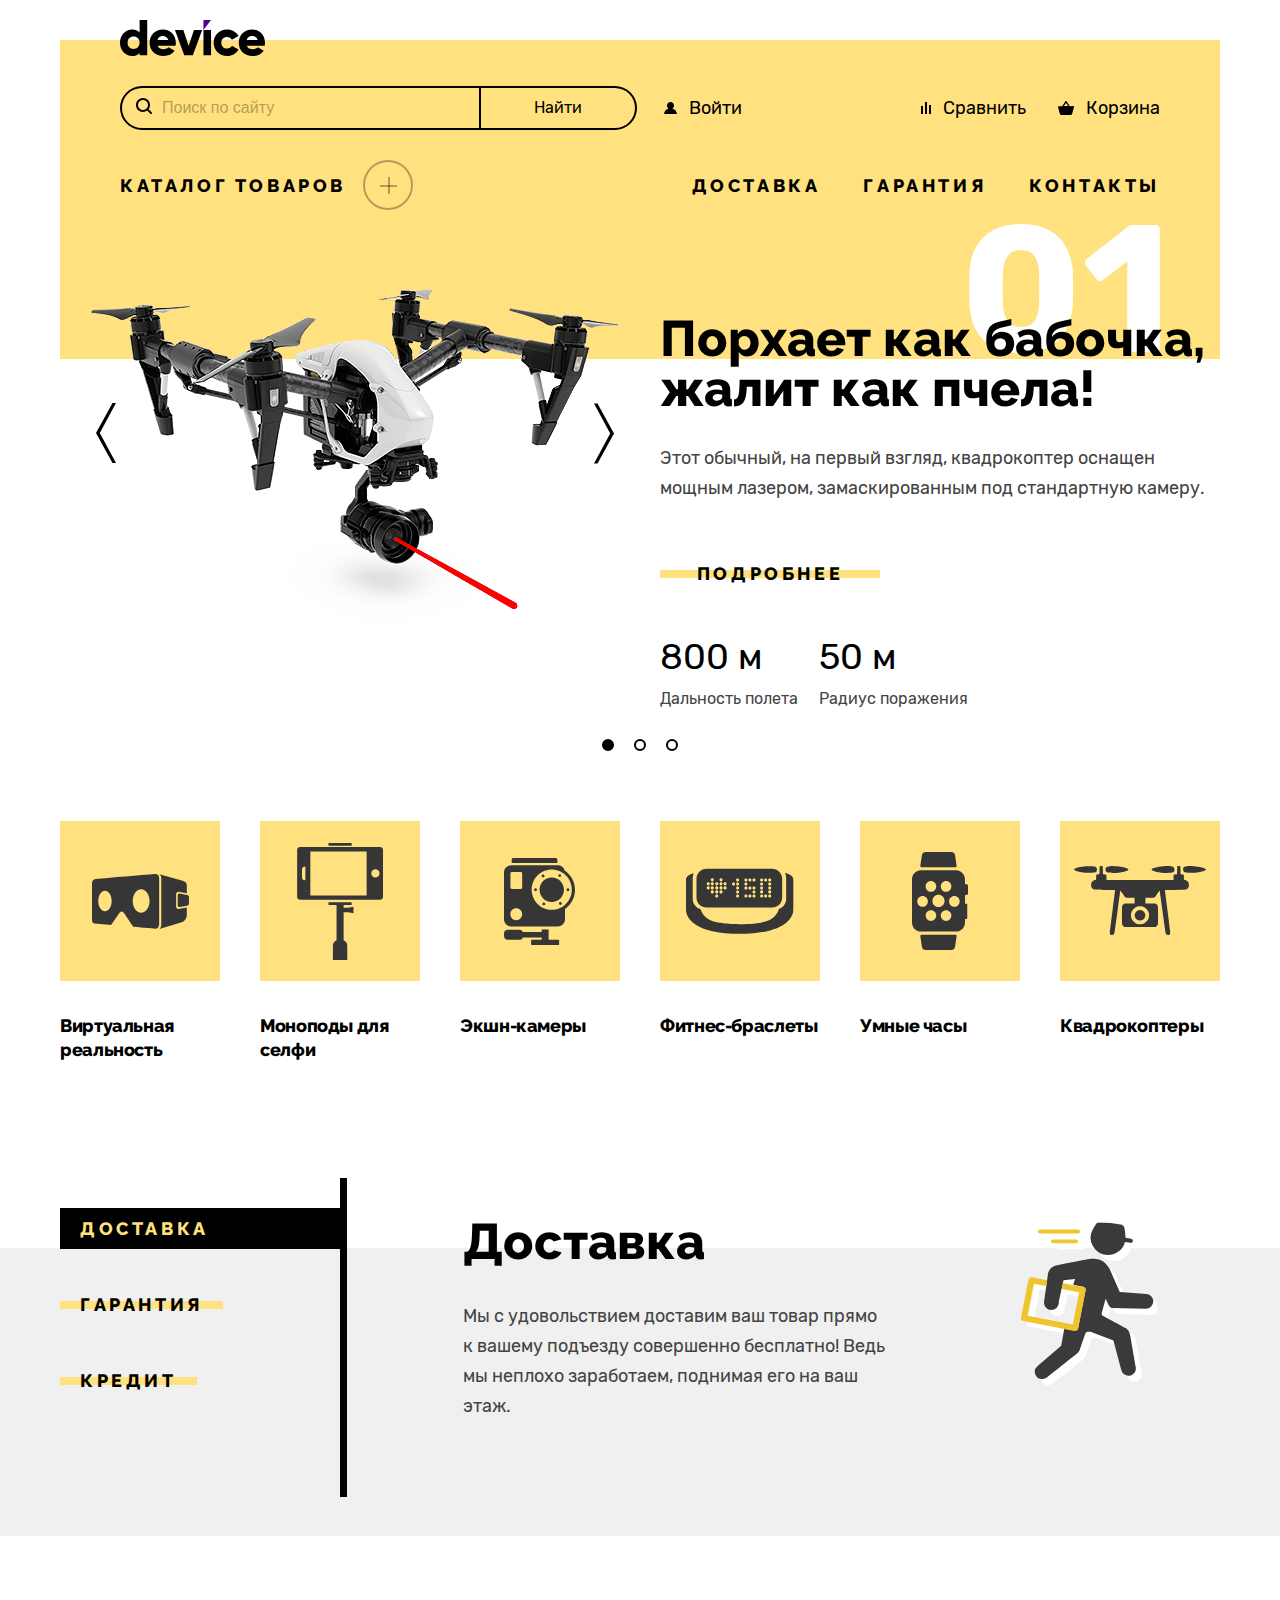
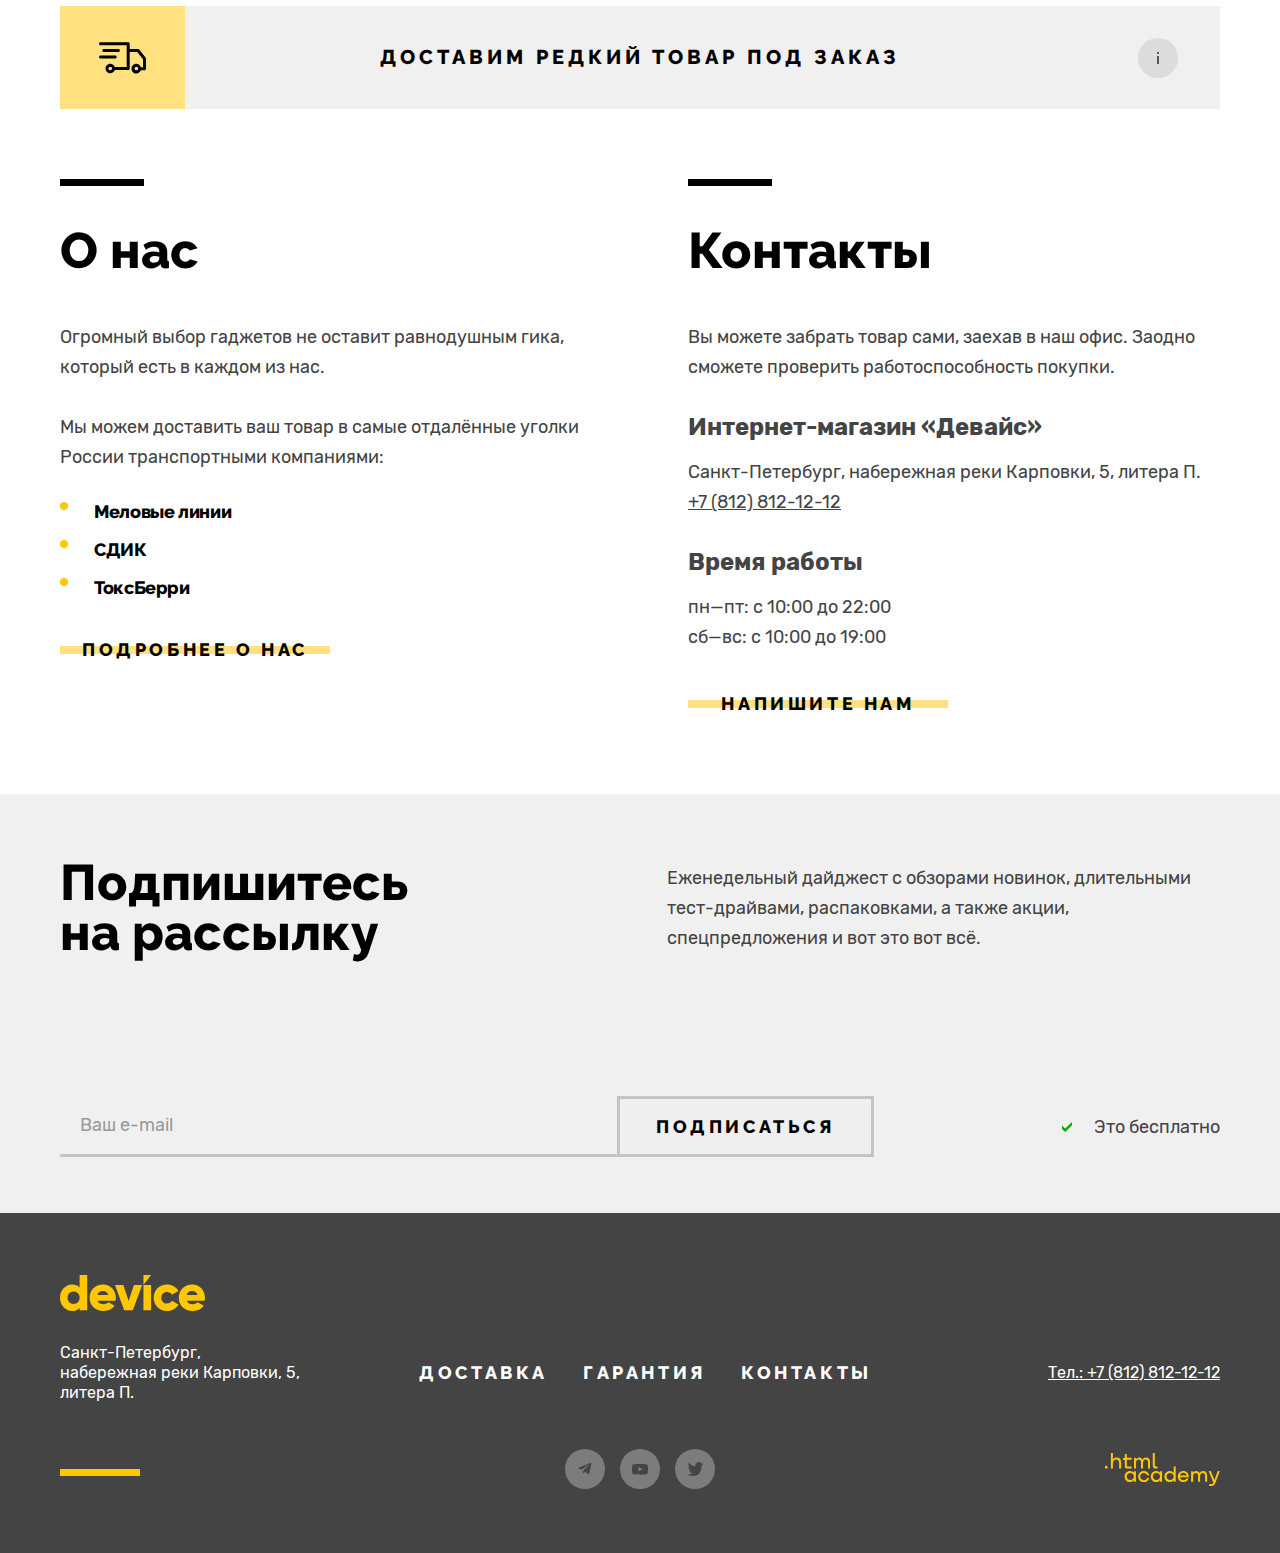
<file: 9/index.html>
<!DOCTYPE html>
<html lang="ru">
  <head>
    <meta charset="utf-8" />
    <title>Девайс</title>
    <link rel="stylesheet" href="styles/styles.css" />
    <base href="https://htmlacademy-htmlcss.github.io/2084339-device-36/9/">
</head>

  <body>
    <header class="page-header">
      <nav class="navigation">
        <a class="logo-link" href="index.html">
          <img
            class="logo-image"
            src="images/logo-device.svg"
            alt="Логотип «Девайс»."
            width="145"
            height="36"
          >
        </a>
        <div class="search-navigation-user">
          <form
            class="search-form"
            action="https://echo.htmlacademy.ru/"
            method="post"
          >
            <label for="search-field" class="visually-hidden"
              >Форма поиска</label
            >

            <svg
              class="search-icon"
              aria-hidden="true"
              focusable="false"
              width="16"
              height="16"
              viewBox="0 0 16 16"
              fill="none"
              xmlns="http://www.w3.org/2000/svg"
            >
              <path
                d="M15.7 14.3L12.6 11.2C13.5 10 14 8.6 14 7C14 3.1 10.9 0 7 0C3.1 0 0 3.1 0 7C0 10.9 3.1 14 7 14C8.6 14 10 13.5 11.2 12.6L14.3 15.7C14.5 15.9 14.7 16 15 16C15.6 16 16 15.6 16 15C16 14.8 15.9 14.5 15.7 14.3ZM2 7C2 4.2 4.2 2 7 2C9.8 2 12 4.2 12 7C12 9.8 9.8 12 7 12C4.2 12 2 9.8 2 7Z"
                fill="black"
              />
            </svg>
            <div class="search-wrapper">
            <input
              type="text"
              id="search-field"
              name="search-field"
              class="search-field"
              placeholder="Поиск по сайту"
            />
</div>
            <div class="search-button-wrapper">
            <button class="search-button" type="submit">Найти</button>
            </div>
          </form>
          <ul class="navigation-user-list">
            <li class="navigation-user-item navigation-user-item-login">
              <a
                class="navigation-user-link navigation-user-link-login"
                href="#"
              >
                <svg
                  class="navigation-icon"
                  xmlns="http://www.w3.org/2000/svg"
                  aria-hidden="true"
                  focusable="false"
                  width="13"
                  height="12"
                  fill="none"
                >
                  <path
                    fill="#000"
                    d="M0 12h13c-.2-2.6-2.1-4.8-4.7-5.5 1-.6 1.7-1.7 1.7-3C10 1.6 8.4 0 6.5 0S3 1.6 3 3.5c0 1.3.7 2.4 1.7 3C2.1 7.2.2 9.4 0 12Z"
                  />
                </svg>
                Войти</a
              >
            </li>
            <li class="navigation-user-item navigation-user-item-compare">
              <a
                class="navigation-user-link navigation-user-link-compare"
                href="#"
              >
                <svg
                  class="navigation-icon"
                  xmlns="http://www.w3.org/2000/svg"
                  aria-hidden="true"
                  focusable="false"
                  width="10"
                  height="12"
                  fill="none"
                >
                  <path
                    fill="#000"
                    d="M6 0H4v12h2V0ZM2 4H0v8h2V4ZM10 3H8v9h2V3Z"
                  />
                </svg>
                Сравнить</a
              >
            </li>
            <li class="navigation-user-item navigation-user-item-cart">
              <a
                class="navigation-user-link navigation-user-link-cart"
                href="#"
              >
                <svg
                  class="navigation-icon"
                  xmlns="http://www.w3.org/2000/svg"
                  aria-hidden="true"
                  focusable="false"
                  width="16"
                  height="14"
                  fill="none"
                >
                  <g clip-path="url(#a)">
                    <path
                      fill="#000"
                      d="m15.3 5-3.5.2L8.6.3C8.5.1 8.2 0 8 0c-.2 0-.5.1-.6.3L4.2 5.2H.7c-.4 0-.7.3-.7.7v.2l1.9 6.8c.2.7.7 1.1 1.4 1.1h9.4c.7 0 1.2-.4 1.4-1.1L16 6v-.2c0-.4-.3-.8-.7-.8ZM8 1.9l2.2 3.2H5.9L8 1.9Z"
                    />
                  </g>
                  <defs>
                    <clipPath id="a">
                      <path fill="#fff" d="M0 0h16v14H0z" />
                    </clipPath>
                  </defs>
                </svg>
                Корзина</a
              >
              <div class="popover popover-cart">
                <svg class="popover-triangle" aria-hidden="true"
                focusable="false" xmlns="http://www.w3.org/2000/svg" width="14" height="6" fill="none"><path fill="#000" d="M14 6H0l7-6 7 6Z"/></svg>
                <button class="popover-close-button">
                  2
                  <span class="visually-hidden">Закрыть</span>
                </button>
                <div class="popover-content">
                  <ul class="cart-items-list">
                    <li class="cart-item">
                      <div class="cart-item-wrapper">
                      <span class="cart-item-image cart-item-image-first"></span>
                      <p class="cart-item-title">Любительская селфи-палка</p>
                      </div>
                      <button type="button" class="cart-item-button">
                        <svg aria-hidden="true"
                        focusable="false" width="10" height="10" viewBox="0 0 10 10" fill="none" xmlns="http://www.w3.org/2000/svg">
                          <path d="M10 0.909091L9.09091 0L5 4.09091L0.909091 0L0 0.909091L4.09091 5L0 9.09091L0.909091 10L5 5.90909L9.09091 10L10 9.09091L5.90909 5L10 0.909091Z" fill="white"/>
                          </svg>
                        <span class="visually-hidden">Удалить из корзины</span>
                      </button>
                    </li>
                    <li class="cart-item">
                      <div class="cart-item-wrapper">
                      <span class="cart-item-image cart-item-image-second"></span>
                      <p class="cart-item-title">Профессиональная селфи-палка</p>
                    </div>
                      <button type="button" class="cart-item-button">
                        <svg aria-hidden="true"
                        focusable="false" width="10" height="10" viewBox="0 0 10 10" fill="none" xmlns="http://www.w3.org/2000/svg">
                          <path d="M10 0.909091L9.09091 0L5 4.09091L0.909091 0L0 0.909091L4.09091 5L0 9.09091L0.909091 10L5 5.90909L9.09091 10L10 9.09091L5.90909 5L10 0.909091Z" fill="white"/>
                          </svg>
                        <span class="visually-hidden">Удалить из корзины</span>
                      </button>
                    </li>
                  </ul>
                  <div class="cart-amount-sum">
                    <p class="cart-amount">Товаров: 2</p>
                    <p class="cart-sum">Сумма: 2000 ₽</p>
                  </div>
                  <button type="button" class="popover-cart-button">Открыть корзину</button>
                </div>
              </div>
            </li>
          </ul>
        </div>
        <ul class="navigation-list-index">
          <li class="navigation-item">
            <a class="navigation-link navigation-catalog-wrapper" href="catalog.html"
              >Каталог товаров
              <span class="navigation-catalog-link">

              </span>
            </a>
            <ul class="navigation-sub-list">
              <div class="navigation-sub-column">
              <li class="navigation-sub-item">
                <a class="navigation-sub-link" href="#">Виртуальная реальность</a>
              </li>
              <li class="navigation-sub-item">
                <a class="navigation-sub-link" href="#">Моноподы для cелфи</a>
              </li>
              <li class="navigation-sub-item">
                <a class="navigation-sub-link" href="#">Экшн-камеры</a>
              </li>
            </div>
              <div class="navigation-sub-column">
              <li class="navigation-sub-item">
                <a class="navigation-sub-link" href="#">Фитнес-браслеты</a>
              </li>
              <li class="navigation-sub-item">
                <a class="navigation-sub-link" href="#">Умные часы</a>
              </li>
            </div>
              <div class="navigation-sub-column">
              <li class="navigation-sub-item">
                <a class="navigation-sub-link" href="#">Квадрокоптеры</a>
              </li>
            </ul>
          </li>
          <li class="navigation-item navigation-item-second">
            <a class="navigation-link navigation-link-menu" href="#">Доставка</a>
          </li>
          <li class="navigation-item">
            <a class="navigation-link navigation-link-menu" href="#">Гарантия</a>
          </li>
          <li class="navigation-item">
            <a class="navigation-link navigation-link-menu" href="#">Контакты</a>
          </li>
        </ul>
      </nav>
    </header>

    <main class="main-container main-index">
      <section class="slider">
        <div class="section-container">
          <h1 class="visually-hidden">Слайдер товаров</h1>
          <ul class="slider-list">
            <li class="slider-item">
              <div class="slider-image-wrapper">
                <img class="slider-image"
                  src="images/slider-image-1.png"
                  alt="Квадрокоптер."
                  width="560"
                  height="560"
                >
                <div class="slider-arrows">
                  <button class="slider-arrow slider-arrow-left" type="button">
                    <svg
                      xmlns="http://www.w3.org/2000/svg"
                      width="20"
                      height="60"
                      fill="none"
                    >
                      <path
                        fill="#000"
                        d="M20 60h-3.5L0 30 16.5 0H20L3.8 30 20 60Z"
                      />
                    </svg>
                  </button>
                  <button class="slider-arrow slider-arrow-right" type="button">
                    <svg
                      xmlns="http://www.w3.org/2000/svg"
                      width="20"
                      height="61"
                      fill="none"
                    >
                      <path
                        fill="#000"
                        d="M0 60.4h3.5l16.5-30L3.5.4H0l16.2 30L0 60.4Z"
                      />
                    </svg>
                  </button>
                </div>
              </div>
              <div class="slider-description">
                <span class="slider-number">01</span>
                <div class="slider-text-wrapper">
                  <h2 class="slider-title">
                    Порхает как бабочка, жалит как пчела!
                  </h2>
                  <p class="slider-text">
                    Этот обычный, на первый взгляд, квадрокоптер оснащен мощным
                    лазером, замаскированным под стандартную камеру.
                  </p>
                  <a class="slider-button button" href="#">Подробнее</a>
                  <dl class="slider-characteristics">
                    <div class="slider-characteristics-wrapper">
                      <dt class="slider-characteristics-detail">800 м</dt>
                      <dd class="slider-characteristics-name">
                        Дальность полета
                      </dd>
                    </div>

                    <div class="slider-characteristics-wrapper">
                      <dt class="slider-characteristics-detail">50 м</dt>
                      <dd class="slider-characteristics-name">
                        Радиус поражения
                      </dd>
                    </div>
                  </dl>
                </div>
              </div>
            </li>
            <li class="slider-item slider-item-second">
              <img
                class="slider-image"
                src="images/slider-image-2.png"
                alt="Фитнес-браслет."
                width="560"
                height="560"
              >
              <div class="slider-description">
                <span class="slider-number">02</span>
                <h2 class="slider-title">Худеем правильно!</h2>
                <p class="slider-text">
                  Мотивирующие фитнес-браслеты помогут найти в себе силы не
                  пропускать занятия и соблюдать диету.
                </p>
                <a class="slider-button button" href="#">Подробнее</a>
                <dl class="slider-characteristics">
                  <div class="slider-characteristics-wrapper">
                    <dt class="slider-characteristics-detail">48 часов</dt>
                    <dd class="slider-characteristics-name">Без подзарядки</dd>
                  </div>
                </dl>
              </div>
            </li>
            <li class="slider-item slider-item-third">
              <img
                class="slider-image"
                src="images/slider-image-3.png"
                alt="Селфи-палка."
                width="560"
                height="560"
              >
              <div class="slider-description">
                <span class="slider-number">03</span>
                <h2 class="slider-title">Делай селфи,как Бен Стиллер!</h2>
                <p class="slider-text">
                  Самая длинная палка для селфи доступна в нашем магазине.
                  Восемь (Восемь, Карл!) метров длиной и весом всего 5 кг.
                </p>
                <a class="slider-button button" href="#">Подробнее</a>
                <dl class="slider-characteristics">
                  <div class="slider-characteristics-wrapper">
                    <dt class="slider-characteristics-detail">8,5 м</dt>
                    <dd class="slider-characteristics-name">Длина палки</dd>
                  </div>
                  <div class="slider-characteristics-wrapper">
                    <dt class="slider-characteristics-detail">5 кг</dt>
                    <dd class="slider-characteristics-name">Вес палки</dd>
                  </div>
                  <div class="slider-characteristics-wrapper">
                    <dt class="slider-characteristics-detail">Карбон</dt>
                    <dd class="slider-characteristics-name">Материал</dd>
                  </div>
                </dl>
              </div>
            </li>
          </ul>

          <ol class="slider-pagination">
            <li class="slider-pagination-item">
              <div class="slider-pagination-button-wrapper">
              <button
                class="slider-pagination-button slider-pagination-button-current"
                type="button"
              >
                <span class="visually-hidden">1 товар</span>
              </button>
              </div>
            </li>
            <li class="slider-pagination-item">
              <div class="slider-pagination-button-wrapper">
              <button class="slider-pagination-button" type="button">
                <span class="visually-hidden">2 товар</span>
              </button>
            </div>
            </li>
            <li class="slider-pagination-item">
              <div class="slider-pagination-button-wrapper">
              <button class="slider-pagination-button" type="button">
                <span class="visually-hidden">3 товар</span>
              </button>
            </div>
            </li>
          </ol>
        </div>
      </section>

      <section class="category">
        <div class="section-container">
          <h2 class="visually-hidden">Категории товаров</h2>
          <ul class="category-list">
            <li class="category-item">
              <a class="category-link" href="#">
                <div class="category-image-wrapper">
                  <svg
                    class="category-image"
                    xmlns="http://www.w3.org/2000/svg"
                    aria-hidden="true"
                    focusable="false"
                    width="97"
                    height="55"
                    fill="none"
                  >
                    <path
                      fill="#363636"
                      d="M84.13 32.64V20c0-1.3 1.05-2.37 2.34-2.37l8.32 1.58v-8.19c0-2.36-1.7-3.43-4.2-4.27L67.4.17c1.62 1.4 1.9 2.04 1.9 4.4v45.21c0 2.36-.46 4.07-1.97 5.21l23.26-7.07c2.4-.83 4.2-4.21 4.2-6.57v-7.91l-8.32 1.57a2.35 2.35 0 0 1-2.34-2.37Z"
                    />
                    <path
                      fill="#363636"
                      d="m95.13 20.98-7.6-1.45c-1 0-1.82.83-1.82 1.86v9.86c0 1.03.81 1.86 1.82 1.86l7.6-1.43c1.15-.42 1.82-.83 1.82-1.86v-6.99c0-1.02-.76-1.5-1.82-1.85ZM67.17 4.48c0-5.08-4.23-4.46-4.23-4.46S5.84 4.74 2.84 5.14C-.16 5.55 0 9.54 0 9.54V45.8c0 3.74 2.6 3.75 2.6 3.75l16.48 1.4L27.2 39.3s1.11-1.83 2.5-1.83c1.4 0 2.44 1.86 2.44 1.86l9.06 13.52s18.9 1.91 22.52 1.91c3.63 0 3.44-5.02 3.44-5.02V4.48ZM12.98 37.2c-3.7 0-6.7-4.6-6.7-10.27 0-5.68 3-10.28 6.7-10.28s6.7 4.6 6.7 10.28c0 5.67-3 10.27-6.7 10.27Zm36.16 1.43c-4.66 0-8.44-5.24-8.44-11.7 0-6.47 3.78-11.7 8.44-11.7s8.44 5.23 8.44 11.7c0 6.46-3.78 11.7-8.44 11.7Z"
                    />
                  </svg>
                </div>
                <p class="category-name">Виртуальная реальность</p>
              </a>
            </li>
            <li class="category-item">
              <a class="category-link" href="#">
                <div class="category-image-wrapper">
                  <svg
                    class="category-image"
                    xmlns="http://www.w3.org/2000/svg"
                    aria-hidden="true"
                    focusable="false"
                    width="87"
                    height="117"
                    fill="none"
                  >
                    <path
                      fill="#363636"
                      d="M82.821 4.011H3.331A3.188 3.188 0 0 0 .141 7.199v46.413a3.187 3.187 0 0 0 3.188 3.189h79.492a3.188 3.188 0 0 0 3.19-3.189V7.199a3.189 3.189 0 0 0-3.19-3.188ZM8.392 37.236h-.226a3.19 3.19 0 0 1-3.189-3.189v-7.283a3.188 3.188 0 0 1 3.19-3.188h.225v13.66Zm61.231 15.172H13.341V8.402h56.282v44.006ZM78.4 34.552a4.146 4.146 0 0 1-4.146-4.147 4.146 4.146 0 1 1 4.146 4.147ZM54.654 0H31.497v2.758h23.157V0ZM46.608 64.861v-2.973h8.046V59.13H31.498v2.758h8.045v35.246a6.068 6.068 0 0 0-3.635 5.559V117h14.335v-14.307a6.062 6.062 0 0 0-3.636-5.557v-27.99h4.796l5.051 1.213v-6.711l-5.05 1.213h-4.796Z"
                    />
                  </svg>
                </div>
                <p class="category-name">Моноподы для селфи</p></a
              >
            </li>
            <li class="category-item">
              <a class="category-link" href="#">
                <div class="category-image-wrapper">
                  <svg
                    class="category-image"
                    xmlns="http://www.w3.org/2000/svg"
                    aria-hidden="true"
                    focusable="false"
                    width="72"
                    height="87"
                    fill="none"
                  >
                    <path
                      fill="#363636"
                      d="M53.349 1.49c0-.736-.578-1.49-1.311-1.49H9.053C8.32 0 7.672.754 7.672 1.49v3.522h45.676l.001-3.522ZM54.202 81.809h-9.597V71.426h-6.958v2.507H18.774c-.537-1.254-1.757-2.148-3.181-2.148H3.559C1.642 71.784 0 73.387 0 75.311v3.018c0 1.924 1.642 3.48 3.559 3.48h12.035c1.511 0 2.792-.896 3.269-2.326h18.785v2.326H28.13c-.533 0-1.01.437-1.01.972v3.172c0 .535.478 1.048 1.01 1.048h26.072c.533 0 .93-.513.93-1.048V82.78c0-.535-.397-.971-.93-.971ZM60.666 12.39c-.861-2.937-3.567-5.05-6.771-5.05H7.148C3.25 7.34 0 10.449 0 14.361v46.9c0 3.912 3.25 7.121 7.148 7.121h46.747c3.898 0 7.126-3.209 7.126-7.121V50.915c6.066-4.204 10.001-11.211 10.001-19.164-.001-8.079-4.132-15.181-10.356-19.361ZM12.238 62.151c-3.259 0-5.901-2.65-5.901-5.921 0-3.27 2.642-5.922 5.901-5.922s5.902 2.652 5.902 5.922c0 3.271-2.643 5.921-5.902 5.921Zm5.961-32.605c0 .786-.635 1.422-1.418 1.422h-8.94c-.783 0-1.418-.637-1.418-1.422v-14.16c0-.786.635-1.423 1.418-1.423h8.939c.783 0 1.418.637 1.418 1.423l.001 14.16Zm29.563 22.312c-11.076 0-20.057-9.01-20.057-20.123 0-11.113 8.98-20.124 20.057-20.124 11.077 0 20.058 9.01 20.058 20.124 0 11.114-8.981 20.123-20.058 20.123Z"
                    />
                    <path
                      fill="#363636"
                      d="M47.762 43.964c6.7312 0 12.188-5.4751 12.188-12.229 0-6.7539-5.4568-12.229-12.188-12.229s-12.188 5.4751-12.188 12.229c0 6.7539 5.4568 12.229 12.188 12.229ZM31.562 33.171c.7925 0 1.435-.6425 1.435-1.435 0-.7925-.6425-1.435-1.435-1.435-.7925 0-1.435.6425-1.435 1.435 0 .7925.6425 1.435 1.435 1.435ZM63.963 33.171c.7925 0 1.435-.6425 1.435-1.435 0-.7925-.6425-1.435-1.435-1.435-.7925 0-1.435.6425-1.435 1.435 0 .7925.6425 1.435 1.435 1.435ZM39.109 19.429c.7925 0 1.435-.6425 1.435-1.435 0-.7925-.6425-1.435-1.435-1.435-.7925 0-1.435.6425-1.435 1.435 0 .7925.6425 1.435 1.435 1.435ZM56.415 46.912c.7898 0 1.43-.6429 1.43-1.436 0-.7931-.6402-1.436-1.43-1.436s-1.43.6429-1.43 1.436c0 .7931.6402 1.436 1.43 1.436ZM55.697 19c.7925 0 1.435-.6425 1.435-1.435 0-.7925-.6425-1.435-1.435-1.435-.7925 0-1.435.6425-1.435 1.435 0 .7925.6425 1.435 1.435 1.435ZM39.828 47.341c.7925 0 1.435-.6425 1.435-1.435 0-.7925-.6425-1.435-1.435-1.435-.7925 0-1.435.6425-1.435 1.435 0 .7925.6425 1.435 1.435 1.435Z"
                    />
                  </svg>
                </div>
                <p class="category-name">Экшн-камеры</p></a
              >
            </li>
            <li class="category-item">
              <a class="category-link" href="#">
                <div class="category-image-wrapper">
                  <svg
                    class="category-image"
                    xmlns="http://www.w3.org/2000/svg"
                    aria-hidden="true"
                    focusable="false"
                    width="108"
                    height="66"
                    fill="none"
                  >
                    <path
                      fill="#363636"
                      d="M98.967 5.0743c.752 1.441 1.209 3.08 1.209 4.818v21.1021c0 4.616-3.092 8.527-7.246 9.9-1.325 3.987-3.778 7.854-8.051 10.432-8.676 5.231-31.124 4.8369-31.198 4.8369-.078 0-22.513.395-31.189-4.8369-4.216-2.5451-6.708-6.347-8.042-10.279-4.418-1.209-7.756-5.2511-7.756-10.053V9.8934c0-1.688.427-3.282 1.139-4.693C4.17 6.1094 0 7.9184 0 11.4344v29.983c0 10.251 11.839 24.4329 53.657 24.4329 41.82 0 53.657-14.1819 53.657-24.4329v-29.983c-.001-3.684-4.576-5.494-8.347-6.36Z"
                    />
                    <path
                      fill="#363636"
                      d="M20.561 39.4594h65.523c5.564 0 10.074-4.513 10.074-10.077v-18.447c0-5.563-4.51-10.075-10.074-10.075H20.561c-5.564 0-10.075 4.511-10.075 10.075v18.447c0 5.564 4.511 10.077 10.075 10.077Zm63.134-28.991c.867 0 1.569.703 1.569 1.57 0 .866-.702 1.569-1.569 1.569s-1.568-.703-1.568-1.569c0-.868.701-1.57 1.568-1.57Zm0 4.039c.867 0 1.569.703 1.569 1.568 0 .867-.702 1.569-1.569 1.569s-1.568-.702-1.568-1.569c0-.865.701-1.568 1.568-1.568Zm0 4.039c.867 0 1.569.702 1.569 1.569 0 .8659-.702 1.569-1.569 1.569s-1.568-.7031-1.568-1.569c0-.867.701-1.569 1.568-1.569Zm0 3.827c.867 0 1.569.704 1.569 1.569 0 .867-.702 1.568-1.569 1.568s-1.568-.701-1.568-1.568c0-.866.701-1.569 1.568-1.569Zm0 4.039c.867 0 1.569.702 1.569 1.569 0 .865-.702 1.568-1.569 1.568s-1.568-.704-1.568-1.568c0-.867.701-1.569 1.568-1.569Zm-4.039-15.944c.867 0 1.568.703 1.568 1.57 0 .866-.701 1.569-1.568 1.569-.865 0-1.568-.703-1.568-1.569 0-.868.703-1.57 1.568-1.57Zm0 15.944c.867 0 1.568.702 1.568 1.569 0 .865-.701 1.568-1.568 1.568-.865 0-1.568-.704-1.568-1.568 0-.867.703-1.569 1.568-1.569Zm-4.037-15.944c.865 0 1.568.703 1.568 1.57 0 .866-.703 1.569-1.568 1.569-.867 0-1.569-.703-1.569-1.569 0-.868.702-1.57 1.569-1.57Zm0 4.039c.865 0 1.568.703 1.568 1.568 0 .867-.703 1.569-1.568 1.569-.867 0-1.569-.702-1.569-1.569 0-.865.702-1.568 1.569-1.568Zm0 4.039c.865 0 1.568.702 1.568 1.569 0 .8659-.703 1.569-1.568 1.569-.867 0-1.569-.7031-1.569-1.569 0-.867.702-1.569 1.569-1.569Zm0 3.827c.865 0 1.568.704 1.568 1.569 0 .867-.703 1.568-1.568 1.568-.867 0-1.569-.701-1.569-1.568 0-.866.702-1.569 1.569-1.569Zm0 4.039c.865 0 1.568.702 1.568 1.569 0 .865-.703 1.568-1.568 1.568-.867 0-1.569-.704-1.569-1.568 0-.867.702-1.569 1.569-1.569Zm-7.654-15.944c.867 0 1.568.703 1.568 1.57 0 .866-.701 1.569-1.568 1.569-.867 0-1.568-.703-1.568-1.569-.001-.868.703-1.57 1.568-1.57Zm0 8.078c.867 0 1.568.702 1.568 1.569 0 .8659-.701 1.569-1.568 1.569-.867 0-1.568-.7031-1.568-1.569-.001-.867.703-1.569 1.568-1.569Zm0 3.881c.867 0 1.568.701 1.568 1.568 0 .865-.701 1.569-1.568 1.569-.867 0-1.568-.704-1.568-1.569-.001-.867.703-1.568 1.568-1.568Zm0 3.985c.867 0 1.568.702 1.568 1.569 0 .865-.701 1.568-1.568 1.568-.867 0-1.568-.704-1.568-1.568-.001-.867.703-1.569 1.568-1.569Zm-4.039-15.944c.867 0 1.57.703 1.57 1.57 0 .866-.703 1.569-1.57 1.569-.865 0-1.569-.703-1.569-1.569-.001-.868.704-1.57 1.569-1.57Zm0 8.078c.867 0 1.57.702 1.57 1.569 0 .8659-.703 1.569-1.57 1.569-.865 0-1.569-.7031-1.569-1.569-.001-.867.704-1.569 1.569-1.569Zm0 7.866c.867 0 1.57.702 1.57 1.569 0 .865-.703 1.568-1.57 1.568-.865 0-1.569-.704-1.569-1.568-.001-.867.704-1.569 1.569-1.569Zm-4.038-15.944c.865 0 1.569.703 1.569 1.57 0 .866-.704 1.569-1.569 1.569-.867 0-1.568-.703-1.568-1.569-.001-.868.701-1.57 1.568-1.57Zm0 4.039c.865 0 1.569.703 1.569 1.568 0 .867-.704 1.569-1.569 1.569-.867 0-1.568-.702-1.568-1.569-.001-.865.701-1.568 1.568-1.568Zm0 4.039c.865 0 1.569.702 1.569 1.569 0 .8659-.704 1.569-1.569 1.569-.867 0-1.568-.7031-1.568-1.569-.001-.867.701-1.569 1.568-1.569Zm0 7.866c.865 0 1.569.702 1.569 1.569 0 .865-.704 1.568-1.569 1.568-.867 0-1.568-.704-1.568-1.568-.001-.867.701-1.569 1.568-1.569Zm-8.29-15.944c.867 0 1.569.703 1.569 1.57 0 .866-.702 1.569-1.569 1.569s-1.568-.703-1.568-1.569c-.001-.868.701-1.57 1.568-1.57Zm0 4.039c.867 0 1.569.703 1.569 1.568 0 .867-.702 1.569-1.569 1.569s-1.568-.702-1.568-1.569c-.001-.865.701-1.568 1.568-1.568Zm0 4.039c.867 0 1.569.702 1.569 1.569 0 .8659-.702 1.569-1.569 1.569s-1.568-.7031-1.568-1.569c-.001-.867.701-1.569 1.568-1.569Zm0 3.881c.867 0 1.569.701 1.569 1.568 0 .865-.702 1.569-1.569 1.569s-1.568-.704-1.568-1.569c-.001-.867.701-1.568 1.568-1.568Zm0 3.985c.867 0 1.569.702 1.569 1.569 0 .865-.702 1.568-1.569 1.568s-1.568-.704-1.568-1.568c-.001-.867.701-1.569 1.568-1.569Zm-4.039-11.905c.867 0 1.568.703 1.568 1.568 0 .867-.701 1.569-1.568 1.569-.867 0-1.569-.702-1.569-1.569 0-.865.701-1.568 1.569-1.568Zm-8.502-.212c.865 0 1.569.703 1.569 1.568 0 .867-.704 1.569-1.569 1.569-.867 0-1.571-.703-1.571-1.569 0-.865.703-1.568 1.571-1.568Zm0 4.038c.865 0 1.569.703 1.569 1.57 0 .866-.704 1.57-1.569 1.57-.867 0-1.571-.704-1.571-1.57 0-.867.703-1.57 1.571-1.57Zm-4.039-8.078c.865 0 1.568.703 1.568 1.57 0 .866-.704 1.568-1.568 1.568-.867 0-1.569-.703-1.569-1.568 0-.867.701-1.57 1.569-1.57Zm0 4.04c.865 0 1.568.703 1.568 1.568 0 .867-.704 1.569-1.568 1.569-.867 0-1.569-.703-1.569-1.569 0-.865.701-1.568 1.569-1.568Zm0 4.038c.865 0 1.568.703 1.568 1.57 0 .866-.704 1.57-1.568 1.57-.867 0-1.569-.704-1.569-1.57 0-.867.701-1.57 1.569-1.57Zm0 4.04c.865 0 1.568.704 1.568 1.569 0 .867-.704 1.568-1.568 1.568-.867 0-1.569-.701-1.569-1.568 0-.866.701-1.569 1.569-1.569Zm-4.254-8.078c.867 0 1.569.703 1.569 1.568 0 .867-.702 1.569-1.569 1.569s-1.568-.703-1.568-1.569c0-.865.701-1.568 1.568-1.568Zm0 4.038c.867 0 1.569.703 1.569 1.57 0 .866-.702 1.57-1.569 1.57s-1.568-.704-1.568-1.57c0-.867.701-1.57 1.568-1.57Zm0 4.04c.867 0 1.569.704 1.569 1.569 0 .867-.702 1.568-1.569 1.568s-1.568-.701-1.568-1.568c0-.866.701-1.569 1.568-1.569Zm0 4.039c.867 0 1.569.702 1.569 1.569 0 .865-.702 1.568-1.569 1.568s-1.568-.704-1.568-1.568c0-.867.701-1.569 1.568-1.569ZM26.3 10.2554c.867 0 1.571.703 1.571 1.57 0 .866-.704 1.568-1.571 1.568-.865 0-1.569-.703-1.569-1.568 0-.867.704-1.57 1.569-1.57Zm0 4.04c.867 0 1.571.703 1.571 1.568 0 .867-.704 1.569-1.571 1.569-.865 0-1.569-.703-1.569-1.569 0-.865.704-1.568 1.569-1.568Zm0 4.038c.867 0 1.571.703 1.571 1.57 0 .866-.704 1.57-1.571 1.57-.865 0-1.569-.704-1.569-1.57 0-.867.704-1.57 1.569-1.57Zm0 4.04c.867 0 1.571.704 1.571 1.569 0 .867-.704 1.568-1.571 1.568-.865 0-1.569-.701-1.569-1.568 0-.866.704-1.569 1.569-1.569Zm-4.037-8.078c.865 0 1.569.703 1.569 1.568 0 .867-.704 1.569-1.569 1.569-.867 0-1.569-.703-1.569-1.569 0-.865.702-1.568 1.569-1.568Zm0 4.038c.865 0 1.569.703 1.569 1.57 0 .866-.704 1.57-1.569 1.57-.867 0-1.569-.704-1.569-1.57 0-.867.702-1.57 1.569-1.57Z"
                    />
                  </svg>
                </div>
                <p class="category-name">Фитнес-браслеты</p></a
              >
            </li>
            <li class="category-item">
              <a class="category-link" href="#">
                <div class="category-image-wrapper">
                  <svg
                    class="category-image"
                    xmlns="http://www.w3.org/2000/svg"
                    aria-hidden="true"
                    focusable="false"
                    width="57"
                    height="98"
                    fill="none"
                  >
                    <path
                      fill="#363636"
                      d="M54.494 32.197h-1.515v-4.64c0-5.052-4.087-9.186-9.082-9.186H9.082C4.086 18.372 0 22.505 0 27.557v42.868c0 5.052 4.087 9.185 9.083 9.185h34.815c4.995 0 9.082-4.133 9.082-9.185V67.01h1.515c.415 0 .757-.344.757-.764V52.467c0-.421-.342-.766-.757-.766H52.98v-8.788h1.515c.832 0 1.514-.688 1.514-1.531v-7.654c-.001-.842-.683-1.531-1.515-1.531Zm-20.412-3.109c2.926 0 5.299 2.398 5.299 5.358 0 2.96-2.373 5.358-5.299 5.358s-5.298-2.398-5.298-5.358c0-2.96 2.372-5.358 5.298-5.358Zm-15.137 0c2.925 0 5.298 2.398 5.298 5.358 0 2.96-2.373 5.358-5.298 5.358-2.926 0-5.298-2.398-5.298-5.358 0-2.96 2.372-5.358 5.298-5.358ZM5.297 49.397c0-2.959 2.371-5.358 5.298-5.358 2.926 0 5.298 2.399 5.298 5.358 0 2.959-2.373 5.358-5.298 5.358-2.927.001-5.298-2.399-5.298-5.358Zm13.648 19.497c-2.926 0-5.298-2.398-5.298-5.358 0-2.96 2.372-5.358 5.298-5.358 2.925 0 5.298 2.398 5.298 5.358 0 2.96-2.373 5.358-5.298 5.358Zm1.49-19.903c0-3.382 2.711-6.124 6.055-6.124s6.055 2.742 6.055 6.124c0 3.382-2.711 6.124-6.055 6.124-3.344-.001-6.055-2.742-6.055-6.124Zm13.647 19.903c-2.926 0-5.298-2.398-5.298-5.358 0-2.96 2.372-5.358 5.298-5.358s5.299 2.398 5.299 5.358c0 2.96-2.373 5.358-5.299 5.358Zm8.302-14.138c-2.927 0-5.298-2.399-5.298-5.358 0-2.959 2.371-5.358 5.298-5.358 2.926 0 5.298 2.399 5.298 5.358 0 2.958-2.372 5.358-5.298 5.358ZM9.646 15.31h33.687c.843 0 1.432-.681 1.306-1.514L43.023 3.028s0-.001-.002-.002C42.771 1.362 41.189 0 39.506 0H13.474c-1.686 0-3.268 1.362-3.517 3.028L8.342 13.795c-.125.833.461 1.515 1.304 1.515ZM43.333 82.671H9.646c-.843 0-1.429.683-1.304 1.516l1.615 10.767c.25 1.666 1.832 3.028 3.516 3.028h26.032c1.684 0 3.266-1.362 3.517-3.026v-.002l1.615-10.767c.128-.833-.461-1.516-1.304-1.516Z"
                    />
                  </svg>
                </div>
                <p class="category-name">Умные часы</p></a
              >
            </li>
            <li class="category-item">
              <a class="category-link" href="#">
                <div class="category-image-wrapper">
                  <svg
                    class="category-image"
                    aria-hidden="true"
                    focusable="false"
                    width="133"
                    height="70"
                    viewBox="0 0 133 70"
                    fill="none"
                    xmlns="http://www.w3.org/2000/svg"
                  >
                    <path
                      d="M12.0523 0.257913C6.50738 0.745213 1.83838 1.85073 0.575275 2.93033C-0.147425 3.54653 -0.147425 3.54653 0.342875 4.08653C0.987375 4.80623 4.05628 5.73151 7.59048 6.32281C11.5885 6.99081 20.1003 7.01622 21.3136 6.37412C22.5255 5.70612 22.9376 4.96048 22.9376 3.39268C22.9376 1.77398 22.3185 0.976689 20.7198 0.540189C19.274 0.154289 14.9415 1.33812e-05 12.0523 0.257913Z"
                      fill="#363636"
                    />
                    <path
                      d="M25.7745 0.488281C25.6451 0.771481 25.5162 2.5962 25.5162 4.6001C25.5162 8.6611 25.6715 8.3784 23.3243 8.5332L22.2935 8.6103L22.0352 13.6986L20.8487 13.9818C18.2696 14.6498 16.8497 16.577 17.0572 19.2762C17.1851 21.2034 18.088 22.617 19.6358 23.3631C20.7447 23.8763 21.1055 23.9012 30.8819 23.9012C36.4268 23.9012 41.0191 23.9798 41.0704 24.0819C41.1212 24.2103 39.961 33.4891 38.4908 44.7206C37.046 55.9511 35.8077 65.7177 35.7823 66.3866C35.731 68.0038 36.6085 69.0077 38.13 69.0077C39.3673 69.0077 40.1417 68.3661 40.4513 67.1063C40.5807 66.5926 41.9469 56.7733 43.4694 45.285C44.9914 33.8221 46.3322 24.4163 46.4098 24.4163C46.5128 24.4163 47.4928 25.8294 48.6022 27.552C51.5421 32.178 51.0011 31.8689 56.2375 31.8689H60.5959V37.4987L55.4631 37.5758C50.7429 37.6529 50.2531 37.7028 49.5818 38.191C48.009 39.3482 47.9568 39.606 47.9568 49.1676C47.9568 58.7018 47.9832 58.9596 49.4793 60.2174L50.3304 60.9127H81.6956L82.5462 60.2174C84.0423 58.9596 84.0667 58.7018 84.0667 49.1676C84.0667 39.6061 84.0159 39.3483 82.4437 38.191C81.7728 37.7027 81.2826 37.6529 76.5619 37.5758L71.4301 37.4987V31.8689H75.7895C81.0239 31.8689 80.4829 32.178 83.4233 27.552C84.5337 25.8293 85.5131 24.4163 85.6167 24.4163C85.6929 24.4163 87.0356 33.8221 88.5562 45.285C90.0787 56.7733 91.4458 66.5926 91.5748 67.1063C91.8844 68.3661 92.6568 69.0077 93.8961 69.0077C95.4176 69.0077 96.2955 68.0038 96.2428 66.3866C96.2174 65.7177 94.9791 55.9511 93.5338 44.7206C92.065 33.4892 90.9029 24.2103 90.9557 24.0819C91.0065 23.9798 95.5973 23.9012 101.145 23.9012C110.921 23.9012 111.281 23.8763 112.389 23.3631C113.937 22.617 114.839 21.2034 114.968 19.2762C115.175 16.577 113.757 14.6497 111.177 13.9818L109.99 13.6986L109.734 8.6103L108.702 8.5332C106.355 8.3784 106.508 8.6611 106.508 4.6001C106.508 2.5962 106.38 0.771481 106.252 0.488281C106.045 0.128381 105.709 0 104.884 0C104.265 0 103.646 0.128394 103.464 0.308594C103.258 0.514194 103.155 1.77392 103.155 4.24072C103.155 6.70802 103.052 7.9678 102.845 8.1728C102.666 8.3525 101.944 8.48091 101.196 8.48091C99.5699 8.48091 99.5445 8.53311 99.5445 11.5913V13.8784H32.4806V11.5913C32.4806 8.53321 32.4557 8.48091 30.8307 8.48091C30.0822 8.48091 29.3605 8.3525 29.1803 8.1728C28.9728 7.9677 28.8702 6.70802 28.8702 4.24072C28.8702 1.77392 28.7672 0.514094 28.5606 0.308594C28.3799 0.128394 27.7603 0 27.1417 0C26.317 0 25.9815 0.128481 25.7745 0.488281ZM68.6173 40.6084C71.506 41.5068 74.0089 44.001 74.7833 46.7764C75.2218 48.3194 75.0929 50.9922 74.4991 52.5596C73.8028 54.4346 71.8145 56.5694 69.9337 57.4951C68.6437 58.1367 68.1798 58.2139 66.0128 58.2139C63.8463 58.2139 63.3819 58.1368 62.0924 57.4951C60.2081 56.5693 58.2233 54.4346 57.5265 52.5596C56.9337 50.9922 56.8038 48.3194 57.2428 46.7764C57.9908 44.0528 60.4923 41.5069 63.3043 40.6084C65.3165 39.9659 66.6046 39.9659 68.6173 40.6084Z"
                      fill="#363636"
                    />
                    <path
                      d="M63.794 44.4375C61.7574 45.3633 60.2872 48.0869 60.7252 50.168C61.4991 53.8448 65.5484 55.7207 68.7208 53.8701C70.7062 52.7119 71.712 50.3232 71.172 48.0869C70.6036 45.6963 68.4376 43.9492 66.0128 43.9492C65.3673 43.9493 64.3873 44.1807 63.794 44.4375Z"
                      fill="#363636"
                    />
                    <path
                      d="M36.0919 0.154283C32.1715 0.822283 31.5787 1.28518 31.5787 3.59808C31.5787 5.42278 32.0426 6.0141 33.8468 6.5537C35.3966 7.0161 41.0192 7.06787 44.3468 6.68207C51.2076 5.85977 55.6686 4.13766 54.0455 2.93006C52.7804 2.03016 49.1432 1.05358 44.9913 0.539977C42.5157 0.231977 36.9952 -1.67042e-05 36.0919 0.154283Z"
                      fill="#363636"
                    />
                    <path
                      d="M89.4845 0.257917C83.1652 0.848217 77.6202 2.339 77.6202 3.4439C77.6202 5.1661 85.461 6.91361 93.2501 6.93951C99.0538 6.93951 100.446 6.2974 100.446 3.5982C100.446 1.774 99.8273 0.976616 98.0734 0.514216C96.4239 0.102616 92.3985 1.71959e-05 89.4845 0.257917Z"
                      fill="#363636"
                    />
                    <path
                      d="M112.776 0.283308C110.996 0.514308 109.758 1.05383 109.346 1.77403C108.959 2.54453 109.036 4.67781 109.5 5.34581C110.428 6.65681 111.152 6.81109 116.568 6.81109C120.23 6.81109 122.37 6.68221 124.435 6.32281C127.969 5.73151 131.038 4.80623 131.683 4.08653C132.173 3.54653 132.173 3.54653 131.45 2.93033C130.109 1.79943 125.492 0.745217 119.534 0.257917C116.053 -0.0252828 115.046 -0.0252922 112.776 0.283308Z"
                      fill="#363636"
                    />
                  </svg>
                </div>

                <p class="category-name">Квадрокоптеры</p></a
              >
            </li>
          </ul>
        </div>
      </section>

      <section class="property">
        <div class="section-container property-section-container">
          <h2 class="visually-hidden">Условия</h2>
          <ul class="property-list">
            <li class="property-item">
              <button class="property-button property-button-current button" type="button">
                Доставка
              </button>
            </li>
            <li class="property-item">
              <button class="property-button button" type="button">
                Гарантия
              </button>
            </li>
            <li class="property-item">
              <button class="property-button button" type="button">
                Кредит
              </button>
            </li>
          </ul>
          <ul class="property-description">
            <li class="property-description-item">
              <div class="property-item-wrapper">
                <h2 class="property-title">Доставка</h2>
                <p class="property-description-text">
                  Мы с удовольствием доставим ваш товар прямо к вашему подъезду
                  совершенно бесплатно! Ведь мы неплохо заработаем, поднимая его
                  на ваш этаж.
                </p>
              </div>
              <img
                class="property-image"
                src="images/property-image-1.svg"
                alt="Доставка."
                width="136"
                height="164"
              >
            </li>
            <li class="visually-hidden">
              <h2 class="property-title">Гарантия</h2>
              <p class="property-description-text">
                Если из-за возгорания купленного у нас товара у вас сгорит дом —
                не переживайте, мы выдадим вам новый. Товар, не дом, конечно же.
              </p>
              <img
                class="property-image"
                src="images/property-image-2.svg"
                alt="Гарантия."
                width="171"
                height="195"
              >
            </li>
            <li class="visually-hidden">
              <h2 class="property-title">Кредит</h2>
              <p class="property-description-text">
                Залезть в долговую яму стало проще! Кредитные консультанты
                подберут для вас наиболее выгодные условия кредита. Выгодные для
                банка, разумеется.
              </p>
              <img
                class="property-image"
                src="images/property-image-3.svg"
                alt="Кредит."
                width="156"
                height="188"
              >
            </li>
          </ul>
        </div>
      </section>

      <section class="delivery">
        <h2 class="visually-hidden">Доставка</h2>
        <a class="section-container delivery-section-link" href="#">

          <div class="delivery-image-wrapper">
            <svg
              class="delivery-image"
              xmlns="http://www.w3.org/2000/svg"
              aria-hidden="true"
              focusable="false"
              width="47"
              height="32"
              fill="none"
            >
              <path
                fill="#000"
                d="m46.7 15.76-6.5-8.2c-.3-.4-.7-.6-1.2-.6h-8.3v-5.1c0-.8-.7-1.5-1.5-1.5H1.5c-.8 0-1.5.7-1.5 1.5s.7 1.5 1.5 1.5h26.2V25.06H15.8c-.6-1.9-2.4-3.3-4.5-3.3-2.6 0-4.8 2.2-4.8 4.8 0 2.6 2.2 4.8 4.8 4.8 2.1 0 3.9-1.4 4.5-3.3h13.4c.8 0 1.5-.7 1.5-1.5V9.96h7.6l5.7 7.3v7.9h-2.2c-.6-1.9-2.4-3.3-4.5-3.3-2.6 0-4.8 2.2-4.8 4.8 0 2.6 2.1 4.8 4.8 4.8 2.1 0 3.9-1.4 4.5-3.3h3.7c.8 0 1.5-.7 1.5-1.5v-9.9c0-.4-.1-.7-.3-1Zm-35.4 12.6c-1 0-1.8-.8-1.8-1.8s.8-1.8 1.8-1.8 1.8.8 1.8 1.8-.9 1.8-1.8 1.8Zm26.1 0c-1 0-1.8-.8-1.8-1.8s.8-1.8 1.8-1.8 1.8.8 1.8 1.8-.9 1.8-1.8 1.8Z"
              />
              <path
                fill="#000"
                d="M19.4 9.96c.8 0 1.5-.7 1.5-1.5s-.7-1.5-1.5-1.5H4.8c-.8 0-1.5.7-1.5 1.5s.7 1.5 1.5 1.5h14.6ZM17.7 15.06c0-.8-.7-1.5-1.5-1.5H1.5c-.8 0-1.5.7-1.5 1.5s.7 1.5 1.5 1.5h14.7c.8 0 1.5-.7 1.5-1.5Z"
              />
            </svg>
          </div>
          <p class="delivery-text">Доставим редкий товар под заказ</p>
            <span class="delivery-image-info-wrapper">
              <svg
                class="delivery-image-info"
                aria-hidden="true"
                focusable="false"
                width="4"
                height="12"
                viewBox="0 0 4 12"
                fill="none"
                xmlns="http://www.w3.org/2000/svg"
              >
                <path d="M3 0H1V2H3V0Z" fill="black" />
                <path d="M3 4H1V12H3V4Z" fill="black" />
              </svg>
            </span>
        </a>
      </section>

      <section class="info">
        <div class="section-container info-section-container">
          <div class="info-about">
            <h2 class="info-title">О нас</h2>
            <p class="info-text">
              Огромный выбор гаджетов не оставит равнодушным гика, который есть
              в каждом из нас.
            </p>
            <p class="info-text">
              Мы можем доставить ваш товар в самые отдалённые уголки России
              транспортными компаниями:
            </p>
            <ul class="about-delivery">
              <li class="about-delivery-company">Меловые линии</li>
              <li class="about-delivery-company">СДИК</li>
              <li class="about-delivery-company">ТоксБерри</li>
            </ul>
            <button class="info-button button" type="button">
              Подробнее о нас
            </button>
          </div>

          <div class="info-contacts">
            <h2 class="info-title">Контакты</h2>
            <p class="info-text">
              Вы можете забрать товар сами, заехав в наш офис. Заодно сможете
              проверить работоспособность покупки.
            </p>
            <h3 class="info-sub-title">Интернет-магазин «Девайс»</h3>
            <address class="contacts-address">
              <p class="contacts-address-text">
                Санкт-Петербург, набережная реки Карповки, 5, литера П.
              </p>
              <a class="contacts-address-phone" href="tel:+78128121212"
                >+7 (812) 812-12-12</a
              >
            </address>
            <h3 class="info-sub-title">Время работы</h3>
            <ul class="contacts-schedule">
              <li class="contacts-schedule-item">пн—пт: с 10:00 до 22:00</li>
              <li class="contacts-schedule-item">сб—вс: с 10:00 до 19:00</li>
            </ul>
            <button class="contacts-button button" type="button">
              Напишите нам
            </button>
          </div>
        </div>
      </section>

      <section class="newsletter">
        <div class="section-container newsletter-section-container">
          <div class="newsletter-title-text">
            <h2 class="newsletter-title">Подпишитесь на рассылку</h2>
            <p class="newsletter-text">
              Еженедельный дайджест с обзорами новинок, длительными
              тест-драйвами, распаковками, а также акции, спецпредложения и вот
              это вот всё.
            </p>
          </div>

          <form class="newsletter-form" action="#" method="post">
            <label class="visually-hidden" for="newsletter-email">Email</label>
            <input
              class="newsletter-field"
              placeholder="Ваш e-mail"
              type="email"
              name="newsletter-email"
              id="newsletter-email"
              required
            />
            <button class="newsletter-button" type="submit">Подписаться</button>
            <p class="newsletter-text newsletter-text-free">Это бесплатно</p>
          </form>
        </div>
      </section>
    </main>

    <footer class="page-footer">
      <div class="page-footer-container">
        <a class="footer-logo-link" href="#">
          <img
            class="footer-logo"
            src="images/footer-logo.svg"
            alt="Логотип «Девайс»."
            width="145"
            height="36"
          >
        </a>
        <div class="footer-info">
          <div class="footer-address">
            <h2 class="visually-hidden">Адрес</h2>
            <p class="footer-address-text">
              Санкт-Петербург, набережная реки Карповки, 5, литера П.
            </p>
          </div>
          <nav class="footer-navigation">
            <ul class="footer-navigation-list">
              <li class="footer-navigation-item">
                <a class="footer-button" href="#">Доставка</a>
              </li>
              <li class="footer-navigation-item">
                <a class="footer-button" href="#">Гарантия</a>
              </li>
              <li class="navigation-item">
                <a class="footer-button" href="#">Контакты</a>
              </li>
            </ul>
          </nav>
          <a class="footer-phone-link" href="tel:+78128121212"
            >Тел.: +7 (812) 812-12-12</a
          >
        </div>
        <div class="footer-social">
          <h2 class="visually-hidden">Социальные сети</h2>
          <ul class="footer-social-list">
            <li class="footer-social-item">
              <div class="footer-social-link-wrapper">
              <a class="footer-social-link" href="#">
                <span class="visually-hidden">Телеграм</span>
                <svg
                  class="footer-social-image"
                  aria-hidden="true"
                  focusable="false"
                  xmlns="http://www.w3.org/2000/svg"
                  width="14"
                  height="12"
                  fill="none"
                >
                  <path
                    fill="#444444"
                    d="M12.443.074.623 4.632c-.807.324-.802.774-.148.974l3.035.947 7.021-4.43c.332-.202.635-.093.386.128L5.228 7.385l-.209 3.129c.307 0 .442-.141.614-.307l1.474-1.433 3.066 2.264c.565.312.971.152 1.112-.523l2.013-9.485c.206-.826-.316-1.2-.855-.956Z"
                  />
                </svg>
              </a>
              </div>
            </li>
            <li class="footer-social-item">
              <div class="footer-social-link-wrapper">
              <a class="footer-social-link" href="#">

                <span class="visually-hidden">YouTube</span>
                <svg
                  class="footer-social-image"
                  aria-hidden="true"
                  focusable="false"
                  width="16"
                  height="11"
                  viewBox="0 0 16 11"
                  fill="none"
                  xmlns="http://www.w3.org/2000/svg"
                >
                  <path
                    d="M15.6671 1.67464C15.5765 1.35146 15.4 1.05887 15.1564 0.827973C14.9059 0.589975 14.5989 0.41973 14.2644 0.333306C13.0124 0.00330585 7.99641 0.00330593 7.99641 0.00330593C5.9053 -0.0204856 3.8147 0.0841556 1.73641 0.316639C1.40187 0.409448 1.09545 0.583497 0.844411 0.823306C0.597745 1.06064 0.419078 1.35331 0.325745 1.67397C0.10154 2.8818 -0.00739387 4.1082 0.000411455 5.33664C-0.00758854 6.56397 0.101078 7.78997 0.325745 8.99931C0.417078 9.31864 0.595078 9.60997 0.842411 9.84531C1.08974 10.0806 1.39774 10.2506 1.73641 10.3406C3.00508 10.67 7.99641 10.67 7.99641 10.67C10.0902 10.6938 12.1835 10.5892 14.2644 10.3566C14.5989 10.2702 14.9059 10.1 15.1564 9.86197C15.3999 9.63112 15.5762 9.33849 15.6664 9.01531C15.8965 7.80794 16.0083 6.58103 16.0004 5.35197C16.0177 4.11771 15.906 2.88502 15.6671 1.67397V1.67464ZM6.40174 7.61931V3.05464L10.5751 5.33731L6.40174 7.61931Z"
                    fill="#444444"
                  />
                </svg>

              </a>
            </div>
            </li>
            <li class="footer-social-item">
              <div class="footer-social-link-wrapper">
              <a class="footer-social-link" href="#">

                <span class="visually-hidden">Твиттер</span>
                <svg
                  class="footer-social-image"
                  aria-hidden="true"
                  focusable="false"
                  width="15"
                  height="15"
                  viewBox="0 0 15 15"
                  fill="none"
                  xmlns="http://www.w3.org/2000/svg"
                >
                  <path
                    d="M9.7 0.155143C11.2 -0.344857 12.3 0.455143 12.9 1.25514C13.4 1.05514 14 0.855143 14.6 0.655143C14.6 1.45514 14.1 2.05514 13.8 2.25514C14.5 2.45514 15 1.85514 15 1.85514C14.9 2.75514 14.1 3.55514 13.6 3.75514C13.4 10.0551 10.8 14.1551 4.7 14.0551C4.2 14.0551 4.8 14.0551 4.3 14.0551C4 14.0551 0.6 13.6551 0 12.2551C2 12.4551 3.4 11.8551 4.1 11.1551C3.3 10.8551 1.7 10.7551 1.5 8.35514C1.8 8.55514 2 8.65514 2.6 8.55514C1.5 7.75514 0.3 7.05514 0.4 5.05514C0.7 5.35514 1.3 5.55514 1.6 5.45514C1 5.25514 -0.2 2.35514 0.8 0.855143C2.4 2.55514 4.1 4.25514 7.1 4.35514C7.3 2.25514 8.1 0.855143 9.7 0.155143Z"
                    fill="#444444"
                  />
                </svg>

              </a>
            </div>
            </li>
          </ul>
          <a class="htmlacademy-link" href="#">
            <svg
            aria-hidden="true"
                  focusable="false"
              width="115"
              height="33"
              viewBox="0 0 115 33"
              fill="none"
              xmlns="http://www.w3.org/2000/svg"
            >
              <path d="M0 12.9V15.5H2.5V12.9H0Z" fill="currentColor" />
              <path
                d="M11.6 4.5C10 4.5 8.8 5.2 8 6.2H7.9V0H5.9V15.5H7.9V10.2C7.9 8.1 9.2 6.6 11.2 6.6C13 6.6 14.1 8 14.1 9.8V15.5H16.1V9.4C16.2 6.4 14.3 4.5 11.6 4.5Z"
                fill="currentColor"
              />
              <path
                d="M26.6 4.8H21.8V1.1H19.8V4.9H17.9V6.9H19.8V12.9C19.8 14.6 20.8 15.6 22.5 15.6H26.6V13.6H22.9C22.2 13.6 21.8 13.2 21.8 12.5V6.8H26.6V4.8Z"
                fill="currentColor"
              />
              <path
                d="M41.1 4.6C39.5 4.6 38.2 5.4 37.6 6.7H37.5C36.9 5.5 35.7 4.6 34.1 4.6C32.7 4.6 31.6 5.4 31 6.4H30.9V4.8H29V15.4H31V10C31 8 32 6.5 33.6 6.5C35.1 6.5 36 7.5 36 9.1V15.4H38V9.8C38 7.4 39.4 6.5 40.6 6.5C42.1 6.5 43 7.5 43 9.1V15.4H45V8.9C45.1 6.4 43.6 4.6 41.1 4.6Z"
                fill="currentColor"
              />
              <path
                d="M47.8 12.7C47.8 14.4 48.8 15.4 50.6 15.4H52.6V13.4H50.9C50.2 13.4 49.8 13 49.8 12.3V0H47.8V12.7Z"
                fill="currentColor"
              />
              <path
                d="M28.9 19.7C28 18.6 26.7 17.9 25 17.9C21.9 17.9 19.6 20.2 19.6 23.5C19.6 26.8 21.9 29.1 25 29.1C26.8 29.1 28 28.3 28.8 27.2H28.9V28.8H30.9V18.2H28.9V19.7ZM25.3 27.1C23.1 27.1 21.7 25.5 21.7 23.5C21.7 21.5 23.1 19.9 25.3 19.9C27.5 19.9 28.9 21.5 28.9 23.5C28.9 25.4 27.5 27.1 25.3 27.1Z"
                fill="currentColor"
              />
              <path
                d="M44.2 22C43.7 19.6 41.6 17.9 38.8 17.9C35.4 17.9 33.2 20.4 33.2 23.5C33.2 26.6 35.4 29.1 38.8 29.1C41.6 29.1 43.7 27.3 44.2 24.9H42.1C41.7 26.2 40.4 27.2 38.8 27.2C36.6 27.2 35.2 25.6 35.2 23.6C35.2 21.6 36.6 20 38.8 20C40.4 20 41.6 21 42.1 22.2H44.2V22Z"
                fill="currentColor"
              />
              <path
                d="M55.1 19.7C54.2 18.6 52.9 17.9 51.2 17.9C48.1 17.9 45.8 20.2 45.8 23.5C45.8 26.8 48.1 29.1 51.2 29.1C53 29.1 54.2 28.3 55 27.2H55.1V28.8H57.1V18.2H55.1V19.7ZM51.5 27.1C49.3 27.1 47.9 25.5 47.9 23.5C47.9 21.5 49.3 19.9 51.5 19.9C53.7 19.9 55.1 21.5 55.1 23.5C55.1 25.4 53.6 27.1 51.5 27.1Z"
                fill="currentColor"
              />
              <path
                d="M68.7 19.8C67.8 18.7 66.5 17.9 64.8 17.9C61.7 17.9 59.4 20.2 59.4 23.5C59.4 26.8 61.6 29.1 64.8 29.1C66.5 29.1 67.8 28.3 68.6 27.3H68.7V28.8H70.7V13.4H68.7V19.8ZM65.1 27.1C62.9 27.1 61.5 25.5 61.5 23.5C61.5 21.5 62.9 19.9 65.1 19.9C67.3 19.9 68.7 21.5 68.7 23.5C68.6 25.5 67.2 27.1 65.1 27.1Z"
                fill="currentColor"
              />
              <path
                d="M78.3 17.9C75 17.9 72.8 20.4 72.8 23.5C72.8 26.5 74.9 29.1 78.3 29.1C80.8 29.1 82.8 27.8 83.5 25.5H81.4C80.9 26.5 79.8 27.1 78.4 27.1C76.5 27.1 75.1 25.8 75 24.2H83.8C84 20.6 81.8 17.9 78.3 17.9ZM78.3 19.8C80 19.8 81.3 20.8 81.6 22.4H75.1C75.4 20.9 76.6 19.8 78.3 19.8Z"
                fill="currentColor"
              />
              <path
                d="M98.2 17.9C96.6 17.9 95.3 18.7 94.6 19.9H94.5C93.9 18.7 92.7 17.9 91.1 17.9C89.7 17.9 88.6 18.6 88 19.7V18.2H86.1V28.8H88.1V23.4C88.1 21.4 89.1 20 90.7 19.9C92.2 19.9 93.1 20.9 93.1 22.5V28.8H95.1V23.2C95.1 20.8 96.5 19.9 97.7 19.9C99.2 19.9 100.1 20.9 100.1 22.5V28.8H102.1V22.3C102.2 19.7 100.7 17.9 98.2 17.9Z"
                fill="currentColor"
              />
              <path
                d="M109.4 27L105.8 18.1H103.6L108.4 29.7C108.1 30.6 107.7 30.9 106.7 30.9H104.2V32.9H106.7C108.5 32.9 109.5 32.1 110.2 30.3L114.9 18.1H112.8L109.4 27Z"
                fill="currentColor"
              />
            </svg>
          </a>
        </div>
      </div>
    </footer>
    <div class="modal-container modal-container-close">
      <div class="modal modal-delivery">
        <button class="modal-close-button">
          <span class="visually-hidden">Закрыть</span>
          <svg aria-hidden="true"
          focusable="false" xmlns="http://www.w3.org/2000/svg" width="26" height="26" fill="none"><path fill="#000" d="M26 2.36 23.64 0 13 10.64 2.36 0 0 2.36 10.64 13 0 23.64 2.36 26 13 15.36 23.64 26 26 23.64 15.36 13 26 2.36Z"/></svg>
        </button>
        <section class="modal-content">
          <h2 class="modal-title">Доставка под заказ</h2>
          <form class="delivery-form" action="https://echo.htmlacademy.ru/" method="post">
            <div class="delivery-wrapper">
            <p class="field-group field-group-name">
              <label class="delivery-form-label" for="delivery-name">Ваше имя:</label>
              <input class="delivery-form-field" type="text" id="delivery-name" name="delivery-name" placeholder="Введите имя">
              <span class="delivery-form-add">Добавьте имя</span>
            </p>
            <p class="field-group field-group-mail">
              <label class="delivery-form-label" for="delivery-email">Ваш e-mail:</label>
              <input class="delivery-form-field delivery-form-field-error" type="password" id="delivery-email" name="delivery-email" placeholder="почта">
              <span class="delivery-form-add delivery-form-add-error">Забавный у вас адрес</span>
            </p>
            </div>
            <div class="delivery-wrapper">
            <p class="field-group ">
              <label class="delivery-form-label" for="delivery-order">Что нужно привезти:</label>
              <input class="delivery-form-field delivery-form-field-order" type="password" id="delivery-order" name="delivery-order" placeholder="В свободной форме">
            </p>
            <div class="delivery-form-amount">
              <span class="form-label">
              <p class="delivery-form-label delivery-form-label-amount">Количество:</p>
              <div class="tooltip">
                <button class="tooltip-toggle" type="button">
                  <svg class="tooltip-icon" aria-hidden="true"
                  focusable="false" width="4" height="12" viewBox="0 0 4 12" fill="none" xmlns="http://www.w3.org/2000/svg">
                    <path d="M3 0H1V2H3V0Z" fill="black"/>
                    <path d="M3 4H1V12H3V4Z" fill="black"/>
                    </svg>
                </button>
                <div class="tooltip-wrapper">
                  <svg class="tooltip-triangle" aria-hidden="true"
                focusable="false" xmlns="http://www.w3.org/2000/svg" width="14" height="6" fill="none"><path fill="#000" d="M14 6H0l7-6 7 6Z"/></svg>
                <span class="tooltip-text">Постараемся найти, сколько нужно. Привезём сколько получится по требованиям
                  к провозу багажа.</span>
                </div>
              </span>
            </div>
              <div class="delivery-amount-count">
                <button class="delivery-amount-button"></button>
                <p class="delivery-amount-number">1</p>
                <button class="delivery-amount-button delivery-amount-button-more"></button>
              </div>
            </div>
            </div>
            <button class="button delivery-form-button" type="submit">Отправить</button>
          </form>
        </section>
      </div>
  </body>
</html>
</file>
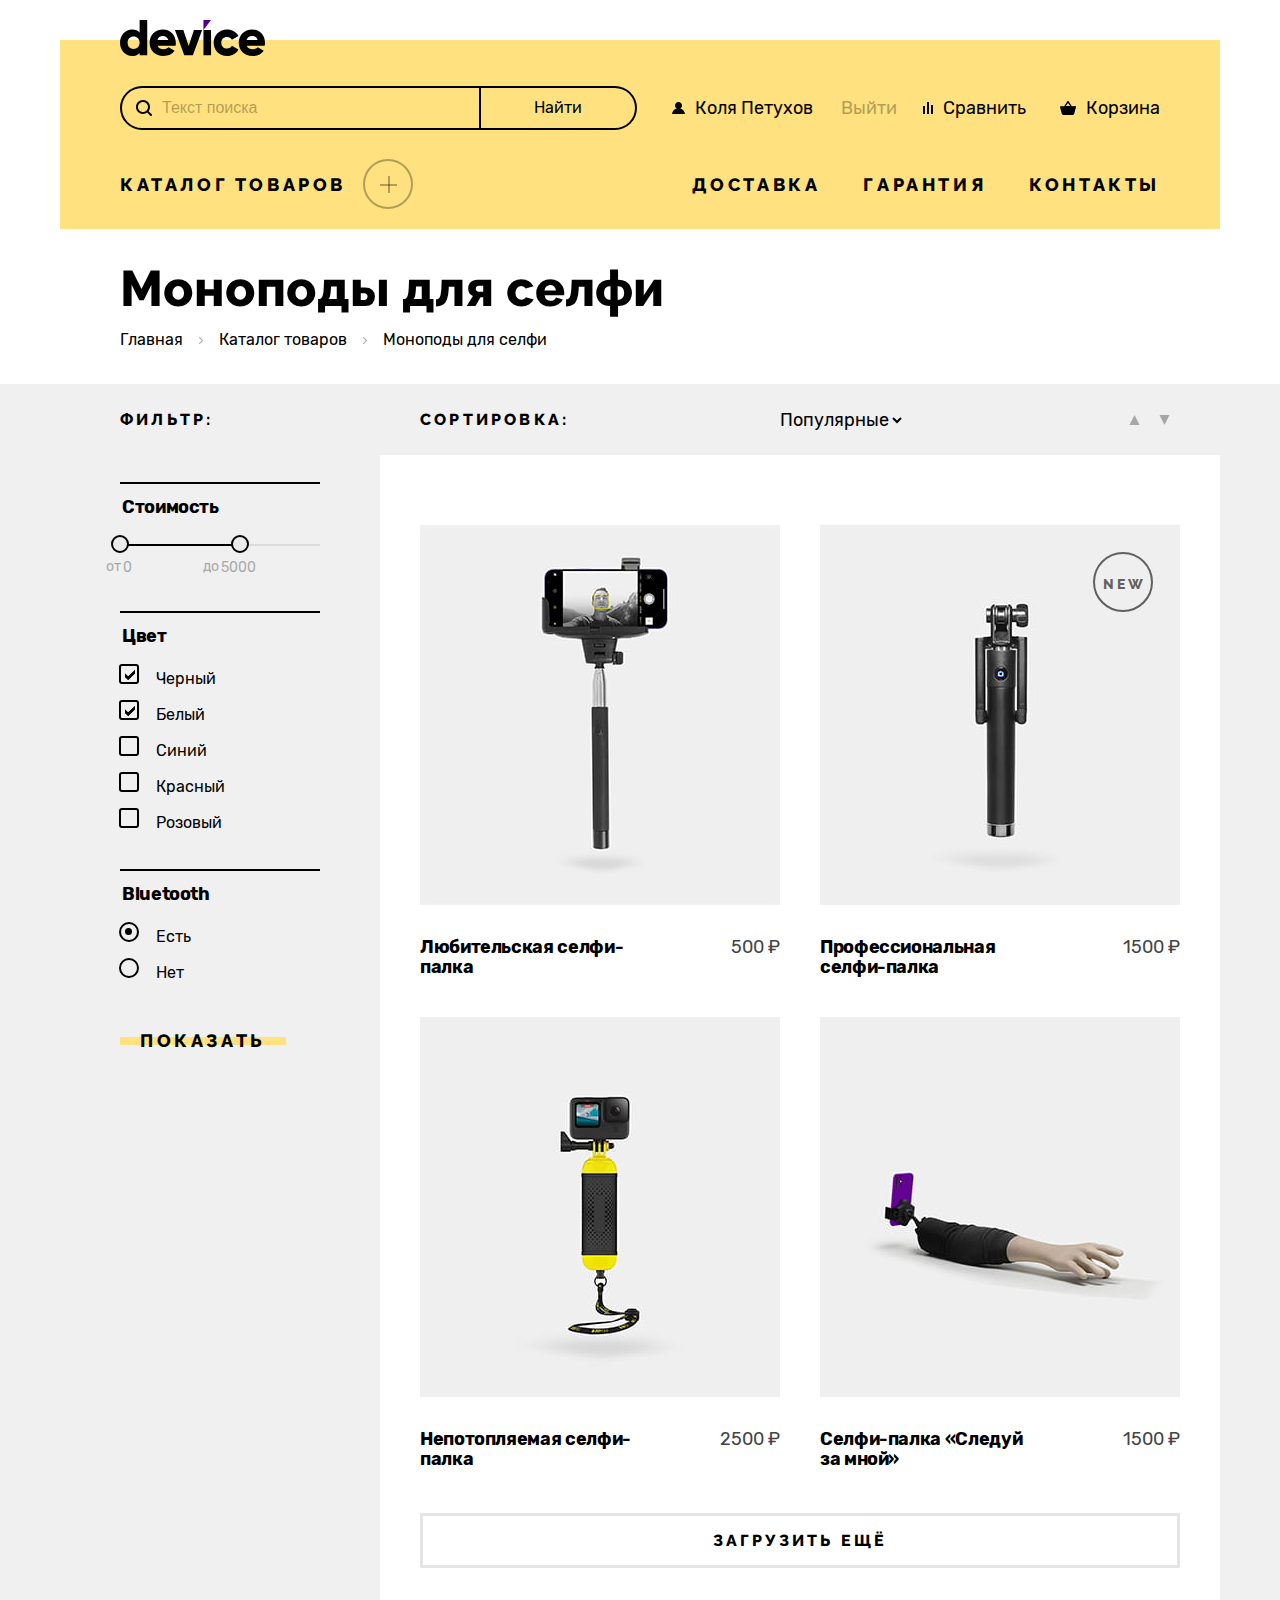
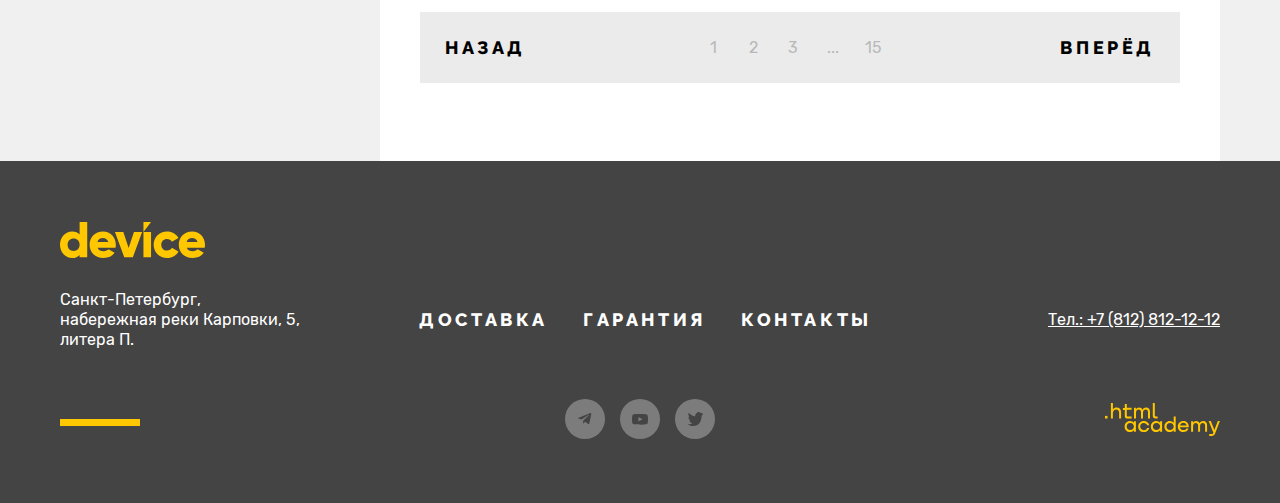
<file: catalog.html>
<!DOCTYPE html>
<html lang="ru">
  <head>
    <meta charset="utf-8">
    <title>Каталог</title>
    <link rel="stylesheet" href="styles/styles.css">
    <link rel="icon" href="favicon.ico">
    <link rel="icon" type="image/png" href="images/favicon.png">
  </head>
  <body>
    <header class="page-header">
      <nav class="navigation">
        <a class="logo-link" href="index.html">
          <img
            class="logo-image"
            src="images/logo-device.svg"
            alt="Логотип «Девайс»."
            width="145"
            height="36"
          >
        </a>
        <div class="search-navigation-user">
          <form
            class="search-form"
            action="https://echo.htmlacademy.ru/"
            method="post"
          >
            <label for="search-field" class="visually-hidden">Форма поиска</label>
            <div class="search-wrapper">
              <svg
                class="search-icon"
                aria-hidden="true"
                focusable="false"
                width="16"
                height="16"
                viewBox="0 0 16 16"
                fill="none"
                xmlns="http://www.w3.org/2000/svg"
              >
                <path
                  d="M15.7 14.3L12.6 11.2C13.5 10 14 8.6 14 7C14 3.1 10.9 0 7 0C3.1 0 0 3.1 0 7C0 10.9 3.1 14 7 14C8.6 14 10 13.5 11.2 12.6L14.3 15.7C14.5 15.9 14.7 16 15 16C15.6 16 16 15.6 16 15C16 14.8 15.9 14.5 15.7 14.3ZM2 7C2 4.2 4.2 2 7 2C9.8 2 12 4.2 12 7C12 9.8 9.8 12 7 12C4.2 12 2 9.8 2 7Z"
                  fill="#000000"
                />
              </svg>
              <input
                type="text"
                id="search-field"
                name="search-field"
                class="search-field"
                placeholder="Текст поиска">
            </div>
            <div class="search-button-wrapper">
              <button class="search-button" type="submit">Найти</button>
            </div>
          </form>
          <ul class="navigation-user-list">
            <li class="navigation-user-item">
              <a class="navigation-user-link catalog-name" href="#">
                <svg
                  class="navigation-icon navigation-icon-login"
                  xmlns="http://www.w3.org/2000/svg"
                  aria-hidden="true"
                  focusable="false"
                  width="13"
                  height="12"
                  fill="none"
                >
                  <path
                    fill="#000000"
                    d="M0 12h13c-.2-2.6-2.1-4.8-4.7-5.5 1-.6 1.7-1.7 1.7-3C10 1.6 8.4 0 6.5 0S3 1.6 3 3.5c0 1.3.7 2.4 1.7 3C2.1 7.2.2 9.4 0 12Z"
                  />
                </svg>
                Коля Петухов
              </a>
            </li>
            <li class="navigation-user-item">
              <a class="navigation-user-link catalog-logout" href="#">Выйти</a>
            </li>
            <li class="navigation-user-item">
              <a class="navigation-user-link navigation-user-link-compare" href="#">
                <svg
                  class="navigation-icon navigation-icon-compare"
                  xmlns="http://www.w3.org/2000/svg"
                  aria-hidden="true"
                  focusable="false"
                  width="10"
                  height="12"
                  fill="none"
                >
                  <path
                    fill="#000000"
                    d="M6 0H4v12h2V0ZM2 4H0v8h2V4ZM10 3H8v9h2V3Z"
                  />
                </svg>
                Сравнить
              </a>
            </li>
            <li class="navigation-user-item">
              <a class="navigation-user-link navigation-user-link-cart" href="#">
                <svg
                  class="navigation-icon navigation-icon-cart"
                  xmlns="http://www.w3.org/2000/svg"
                  aria-hidden="true"
                  focusable="false"
                  width="16"
                  height="14"
                  fill="none"
                >
                  <g clip-path="url(#a)">
                    <path
                      fill="#000000"
                      d="m15.3 5-3.5.2L8.6.3C8.5.1 8.2 0 8 0c-.2 0-.5.1-.6.3L4.2 5.2H.7c-.4 0-.7.3-.7.7v.2l1.9 6.8c.2.7.7 1.1 1.4 1.1h9.4c.7 0 1.2-.4 1.4-1.1L16 6v-.2c0-.4-.3-.8-.7-.8ZM8 1.9l2.2 3.2H5.9L8 1.9Z"
                    />
                  </g>
                  <defs>
                    <clipPath id="a">
                      <path fill="#ffffff" d="M0 0h16v14H0z"/>
                    </clipPath>
                  </defs>
                </svg>
                Корзина
              </a>
              <div class="popover popover-cart">
                <svg
                  class="popover-triangle"
                  aria-hidden="true"
                  focusable="false"
                  xmlns="http://www.w3.org/2000/svg"
                  width="14"
                  height="6"
                  fill="none">
                    <path
                    fill="#000000"
                    d="M14 6H0l7-6 7 6Z"/>
                </svg>
                <button class="popover-close-button">
                  2
                  <span class="visually-hidden">Закрыть</span>
                </button>
                <div class="popover-content">
                  <ul class="cart-items-list">
                    <li class="cart-item">
                      <div class="cart-item-wrapper">
                        <span class="cart-item-image cart-item-image-first"></span>
                        <p class="cart-item-title">Любительская селфи-палка</p>
                      </div>
                      <button type="button" class="cart-item-button">
                        <svg
                          aria-hidden="true"
                          focusable="false"
                          width="10"
                          height="10"
                          viewBox="0 0 10 10"
                          fill="none"
                          xmlns="http://www.w3.org/2000/svg">
                            <path
                            d="M10 0.909091L9.09091 0L5 4.09091L0.909091 0L0 0.909091L4.09091 5L0 9.09091L0.909091 10L5 5.90909L9.09091 10L10 9.09091L5.90909 5L10 0.909091Z"
                            fill="#ffffff"/>
                        </svg>
                        <span class="visually-hidden">Удалить из корзины</span>
                      </button>
                    </li>
                    <li class="cart-item">
                      <div class="cart-item-wrapper">
                        <span class="cart-item-image cart-item-image-second"></span>
                        <p class="cart-item-title">Профессиональная селфи-палка</p>
                      </div>
                      <button type="button" class="cart-item-button">
                        <svg
                          aria-hidden="true"
                          focusable="false"
                          width="10"
                          height="10"
                          viewBox="0 0 10 10"
                          fill="none"
                          xmlns="http://www.w3.org/2000/svg"
                        >
                            <path
                            d="M10 0.909091L9.09091 0L5 4.09091L0.909091 0L0 0.909091L4.09091 5L0 9.09091L0.909091 10L5 5.90909L9.09091 10L10 9.09091L5.90909 5L10 0.909091Z"
                            fill="#ffffff"
                            />
                        </svg>
                        <span class="visually-hidden">Удалить из корзины</span>
                      </button>
                    </li>
                  </ul>
                  <div class="cart-amount-sum">
                    <p class="cart-amount">Товаров: 2</p>
                    <p class="cart-sum">Сумма: 2000 ₽</p>
                  </div>
                  <button type="button" class="popover-cart-button">Открыть корзину</button>
                </div>
              </div>
            </li>
          </ul>
        </div>
        <ul class="navigation-list-catalog">
          <li class="navigation-item-catalog">
            <a class="navigation-link navigation-link-catalog" href="catalog.html">
              Каталог товаров
              <span class="navigation-catalog-icon"></span>
            </a>
            <ul class="navigation-sub-list">
              <li class="navigation-sub-column">
                <a class="navigation-sub-link" href="#">Виртуальная реальность</a>
                <a class="navigation-sub-link" href="#">Моноподы для cелфи</a>
                <a class="navigation-sub-link" href="#">Экшн-камеры</a>
              </li>
              <li class="navigation-sub-column">
                <a class="navigation-sub-link" href="#">Фитнес-браслеты</a>
                <a class="navigation-sub-link" href="#">Умные часы</a>
              </li>
              <li class="navigation-sub-column">
                <a class="navigation-sub-link" href="#">Квадрокоптеры</a>
              </li>
            </ul>
          </li>
          <li class="navigation-items">
            <a class="navigation-link navigation-link-menu" href="#">Доставка</a>
            <a class="navigation-link navigation-link-menu" href="#">Гарантия</a>
            <a class="navigation-link navigation-link-menu" href="#">Контакты</a>
          </li>
        </ul>
      </nav>
    </header>
    <main class="main-container main-inner">
      <header class="inner-header">
        <h1 class="inner-header-title">Моноподы для селфи</h1>
        <ul class="breadcrumbs">
          <li class="breadcrumbs-item">
            <a class="breadcrumbs-link" href="index.html">Главная</a>
          </li>
          <li class="breadcrumbs-arrow">
            <svg
              aria-hidden="true"
              focusable="false"
              xmlns="http://www.w3.org/2000/svg"
              width="4"
              height="7"
              fill="none"
            >
              <path
                fill="#000000"
                d="m3.8 3.1-3-3C.6-.1.3-.1.1.1 0 .3 0 .7.1.9l2.6 2.6L.1 6.1c-.1.2-.1.5 0 .7.1.1.3.2.4.2.1 0 .3-.1.4-.1l3-3c0-.1.1-.3.1-.4 0-.1-.1-.3-.2-.4Z"
              />
            </svg>
          </li>
          <li class="breadcrumbs-item">
            <a class="breadcrumbs-link" href="#">Каталог товаров</a>
          </li>
          <li class="breadcrumbs-arrow">
            <svg
              aria-hidden="true"
              focusable="false"
              xmlns="http://www.w3.org/2000/svg"
              width="4"
              height="7"
              fill="none"
            >
              <path
                fill="#000000"
                d="m3.8 3.1-3-3C.6-.1.3-.1.1.1 0 .3 0 .7.1.9l2.6 2.6L.1 6.1c-.1.2-.1.5 0 .7.1.1.3.2.4.2.1 0 .3-.1.4-.1l3-3c0-.1.1-.3.1-.4 0-.1-.1-.3-.2-.4Z"
              />
            </svg>
          </li>
          <li class="breadcrumbs-item">
            <a class="breadcrumbs-link" href="#">Моноподы для селфи</a>
          </li>
        </ul>
      </header>
      <section class="catalog-products">
        <div class="catalog-products-section-container">
          <div class="catalog-left-column">
            <h2 class="catalog-title catalog-title-filter">Фильтр:</h2>
            <form
              class="catalog-filter"
              action="https://echo.htmlacademy.ru/"
              method="get"
            >
              <fieldset class="catalog-filter-group">
                <legend class="catalog-filter-title">Стоимость</legend>
                <div class="range">
                  <div class="range-scale">
                    <div class="range-bar" style="left: 0; width: 120px">
                      <button class="range-toggle toggle-min" type="button">
                        <span class="visually-hidden">Изменить минимальную цену.</span>
                      </button>
                      <button class="range-toggle toggle-max" type="button">
                        <span class="visually-hidden">Изменить максимальную цену.</span>
                      </button>
                    </div>
                  </div>
                  <div class="range-wrapper-inputs">
                    <label class="catalog-filter-label">
                      от <input class="range-input" type="number" value="0" name="min-price">
                    </label>
                    <label class="catalog-filter-label">
                      до <input class="range-input" type="number" value="5000" name="max-price" style="width: 47px">
                    </label>
                  </div>
                </div>
              </fieldset>
              <fieldset class="catalog-filter-group">
                <legend class="catalog-filter-title">Цвет</legend>
                <ul class="catalog-filter-list">
                  <li class="catalog-filter-item">
                    <label class="control">
                      <input
                        class="visually-hidden control-input"
                        type="checkbox"
                        name="black"
                        checked
                      >
                      <span class="control-mark"></span>
                      <span class="control-label">Черный</span>
                    </label>
                  </li>
                  <li class="catalog-filter-item">
                    <label class="control">
                      <input
                        class="visually-hidden control-input"
                        type="checkbox"
                        name="white"
                        checked
                      >
                      <span class="control-mark"></span>
                      <span class="control-label">Белый</span>
                    </label>
                  </li>
                  <li class="catalog-filter-item">
                    <label class="control">
                      <input
                        class="visually-hidden control-input"
                        type="checkbox"
                        name="blue"
                      >
                      <span class="control-mark"></span>
                      <span class="control-label">Синий</span>
                    </label>
                  </li>
                  <li class="catalog-filter-item">
                    <label class="control">
                      <input class="visually-hidden control-input" type="checkbox" name="red">
                      <span class="control-mark"></span>
                      <span class="control-label">Красный</span>
                    </label>
                  </li>
                  <li class="catalog-filter-item">
                    <label class="control">
                      <input
                        class="visually-hidden control-input"
                        type="checkbox"
                        name="pink"
                      >
                      <span class="control-mark"></span>
                      <span class="control-label">Розовый</span>
                    </label>
                  </li>
                </ul>
              </fieldset>
              <fieldset class="catalog-filter-group catalog-filter-group-last">
                <legend class="catalog-filter-title">Bluetooth</legend>
                <ul class="catalog-filter-list">
                  <li class="catalog-filter-item">
                    <label class="control">
                      <input
                        class="visually-hidden control-input"
                        type="radio"
                        name="bluetooth"
                        value="yes"
                        checked
                      >
                      <span class="control-mark"></span>
                      <span class="control-label">Есть</span>
                    </label>
                  </li>
                  <li class="catalog-filter-item">
                    <label class="control">
                      <input
                        class="visually-hidden control-input"
                        type="radio"
                        name="bluetooth"
                        value="no"
                      >
                      <span class="control-mark"></span>
                      <span class="control-label">Нет</span>
                    </label>
                  </li>
                </ul>
              </fieldset>
              <button class="catalog-filter-button button" type="submit">
                Показать
              </button>
            </form>
          </div>
          <div class="catalog-right-column">
            <div class="sorting-container">
              <span class="catalog-title catalog-title-sorting">
                Сортировка:
              </span>
              <select class="select-control" aria-label="Сортировка">
                <option value="popular">Популярные</option>
                <option value="cheap">Дешёвые</option>
                <option value="expensive">Дорогие</option>
              </select>
              <div class="select-button-wrapper">
                <button class="select-button select-button-left">
                  <svg
                    aria-hidden="true"
                    focusable="false"
                    xmlns="http://www.w3.org/2000/svg"
                    width="11"
                    height="10"
                    fill="none"
                  >
                    <path fill="currentColor" d="m5.5 0 5 10H.5" />
                  </svg>
                </button>
                <button class="select-button select-button-right">
                  <svg
                    aria-hidden="true"
                    focusable="false"
                    xmlns="http://www.w3.org/2000/svg"
                    width="11"
                    height="10"
                    fill="none"
                  >
                    <path fill="currentColor" d="m5.5 0 5 10H.5" />
                  </svg>
                </button>
              </div>
            </div>
            <div class="product-list-container">
              <ul class="product-list">
                <li class="product-card">
                  <a class="product-card-link" href="#">
                    <span class="product-card-new">NEW</span>
                    <img
                      class="product-card-image"
                      src="images/product-card-image-1.jpg"
                      alt="Товар: Любительская селфи-палка"
                      width="360"
                      height="380"
                    >
                    <span class="product-button-overlay"></span>
                    <span class="product-card-button button">Подробнее</span>
                    <div class="product-card-info">
                      <h3 class="product-card-title">
                        Любительская селфи-палка
                      </h3>
                      <p class="product-card-price">500 ₽</p>
                    </div>
                  </a>
                </li>
                <li class="product-card">
                  <a class="product-card-link" href="#">
                    <span class="product-card-new product-card-new-visible">NEW</span>
                    <img
                      class="product-card-image"
                      src="images/product-card-image-2.jpg"
                      alt="Товар: Профессиональная селфи-палка"
                      width="360"
                      height="380"
                    >
                    <span class="product-button-overlay"></span>
                    <span class="product-card-button button">Подробнее</span>
                    <div class="product-card-info">
                      <h3 class="product-card-title">
                        Профессиональная селфи-палка
                      </h3>
                      <p class="product-card-price">1500 ₽</p>
                    </div>
                  </a>
                </li>
                <li class="product-card">
                  <a class="product-card-link" href="#">
                    <span class="product-card-new">NEW</span>
                    <img
                      class="product-card-image"
                      src="images/product-card-image-3.jpg"
                      alt="Товар: Непотопляемая селфи-палка"
                      width="360"
                      height="380"
                    >
                    <span class="product-button-overlay"></span>
                    <span class="product-card-button button">Подробнее</span>
                    <div class="product-card-info">
                      <h3 class="product-card-title">
                        Непотопляемая селфи-палка
                      </h3>
                      <p class="product-card-price">2500 ₽</p>
                    </div>
                  </a>
                </li>
                <li class="product-card">
                  <a class="product-card-link" href="#">
                    <span class="product-card-new">NEW</span>
                    <img
                      class="product-card-image"
                      src="images/product-card-image-4.jpg"
                      alt="Товар: Селфи-палка «Следуй за мной»"
                      width="360"
                      height="380"
                    >
                    <span class="product-card-button button">Подробнее</span>
                    <span class="product-button-overlay"></span>
                    <div class="product-card-info">
                      <h3 class="product-card-title">
                        Селфи-палка «Следуй за мной»
                      </h3>
                      <p class="product-card-price">1500 ₽</p>
                    </div>
                  </a>
                </li>
              </ul>
              <button class="button-show-more" type="submit">
                Загрузить ещё
              </button>
              <div class="catalog-footer">
                <a class="pagination-link pagination-button" href="#">Назад</a>
                  <ul class="pagination">
                    <li class="pagination-item">
                      <a class="pagination-link" href="#">1</a>
                    </li>
                    <li class="pagination-item">
                      <a class="pagination-link" href="#">2</a>
                    </li>
                    <li class="pagination-item">
                      <a class="pagination-link" href="#">3</a>
                    </li>
                    <li class="pagination-item">
                      <span class="pagination-link">...</span>
                    </li>
                    <li class="pagination-item">
                      <a class="pagination-link" href="#">15</a>
                    </li>
                  </ul>
                <a class="pagination-link pagination-button" href="#">Вперёд</a>
              </div>
            </div>
          </div>
        </div>
      </section>
    </main>
    <footer class="page-footer">
      <div class="page-footer-container">
        <a class="footer-logo-link" href="#">
          <img
            class="footer-logo"
            src="images/footer-logo.svg"
            alt="Логотип «Девайс»."
            width="145"
            height="36"
          >
        </a>
        <div class="footer-info">
          <div class="footer-address">
            <h2 class="visually-hidden">Адрес</h2>
            <p class="footer-address-text">
              Санкт-Петербург, набережная реки Карповки, 5, литера П.
            </p>
          </div>
          <nav class="footer-navigation">
            <ul class="footer-navigation-list">
              <li class="footer-navigation-item">
                <a class="footer-button" href="#">Доставка</a>
              </li>
              <li class="footer-navigation-item">
                <a class="footer-button" href="#">Гарантия</a>
              </li>
              <li class="footer-navigation-item">
                <a class="footer-button" href="#">Контакты</a>
              </li>
            </ul>
          </nav>
          <a class="footer-phone-link" href="tel:+78128121212">
            Тел.: +7 (812) 812-12-12
          </a>
        </div>
        <div class="footer-social">
          <h2 class="visually-hidden">Социальные сети</h2>
          <ul class="footer-social-list">
            <li class="footer-social-item">
              <div class="footer-social-link-wrapper">
                <a class="footer-social-link" href="#">
                  <span class="visually-hidden">Телеграм</span>
                  <svg
                    class="footer-social-image"
                    aria-hidden="true"
                    focusable="false"
                    xmlns="http://www.w3.org/2000/svg"
                    width="14"
                    height="12"
                    fill="none"
                  >
                    <path
                      fill="#444444"
                      d="M12.443.074.623 4.632c-.807.324-.802.774-.148.974l3.035.947 7.021-4.43c.332-.202.635-.093.386.128L5.228 7.385l-.209 3.129c.307 0 .442-.141.614-.307l1.474-1.433 3.066 2.264c.565.312.971.152 1.112-.523l2.013-9.485c.206-.826-.316-1.2-.855-.956Z"
                    />
                  </svg>
                </a>
              </div>
            </li>
            <li class="footer-social-item">
              <div class="footer-social-link-wrapper">
                <a class="footer-social-link" href="#">
                <span class="visually-hidden">YouTube</span>
                  <svg
                    class="footer-social-image"
                    aria-hidden="true"
                    focusable="false"
                    width="16"
                    height="11"
                    viewBox="0 0 16 11"
                    fill="none"
                    xmlns="http://www.w3.org/2000/svg"
                  >
                    <path
                      d="M15.6671 1.67464C15.5765 1.35146 15.4 1.05887 15.1564 0.827973C14.9059 0.589975 14.5989 0.41973 14.2644 0.333306C13.0124 0.00330585 7.99641 0.00330593 7.99641 0.00330593C5.9053 -0.0204856 3.8147 0.0841556 1.73641 0.316639C1.40187 0.409448 1.09545 0.583497 0.844411 0.823306C0.597745 1.06064 0.419078 1.35331 0.325745 1.67397C0.10154 2.8818 -0.00739387 4.1082 0.000411455 5.33664C-0.00758854 6.56397 0.101078 7.78997 0.325745 8.99931C0.417078 9.31864 0.595078 9.60997 0.842411 9.84531C1.08974 10.0806 1.39774 10.2506 1.73641 10.3406C3.00508 10.67 7.99641 10.67 7.99641 10.67C10.0902 10.6938 12.1835 10.5892 14.2644 10.3566C14.5989 10.2702 14.9059 10.1 15.1564 9.86197C15.3999 9.63112 15.5762 9.33849 15.6664 9.01531C15.8965 7.80794 16.0083 6.58103 16.0004 5.35197C16.0177 4.11771 15.906 2.88502 15.6671 1.67397V1.67464ZM6.40174 7.61931V3.05464L10.5751 5.33731L6.40174 7.61931Z"
                      fill="#444444"
                    />
                  </svg>
                </a>
              </div>
            </li>
            <li class="footer-social-item">
              <div class="footer-social-link-wrapper">
                <a class="footer-social-link" href="#">
                  <span class="visually-hidden">Твиттер</span>
                  <svg
                    class="footer-social-image"
                    aria-hidden="true"
                    focusable="false"
                    width="15"
                    height="15"
                    viewBox="0 0 15 15"
                    fill="none"
                    xmlns="http://www.w3.org/2000/svg"
                  >
                    <path
                      d="M9.7 0.155143C11.2 -0.344857 12.3 0.455143 12.9 1.25514C13.4 1.05514 14 0.855143 14.6 0.655143C14.6 1.45514 14.1 2.05514 13.8 2.25514C14.5 2.45514 15 1.85514 15 1.85514C14.9 2.75514 14.1 3.55514 13.6 3.75514C13.4 10.0551 10.8 14.1551 4.7 14.0551C4.2 14.0551 4.8 14.0551 4.3 14.0551C4 14.0551 0.6 13.6551 0 12.2551C2 12.4551 3.4 11.8551 4.1 11.1551C3.3 10.8551 1.7 10.7551 1.5 8.35514C1.8 8.55514 2 8.65514 2.6 8.55514C1.5 7.75514 0.3 7.05514 0.4 5.05514C0.7 5.35514 1.3 5.55514 1.6 5.45514C1 5.25514 -0.2 2.35514 0.8 0.855143C2.4 2.55514 4.1 4.25514 7.1 4.35514C7.3 2.25514 8.1 0.855143 9.7 0.155143Z"
                      fill="#444444"
                    />
                  </svg>
                </a>
              </div>
            </li>
          </ul>
          <a class="htmlacademy-link" href="#">
            <svg
              width="115"
              height="33"
              viewBox="0 0 115 33"
              fill="none"
              xmlns="http://www.w3.org/2000/svg"
            >
              <path d="M0 12.9V15.5H2.5V12.9H0Z" fill="currentColor"
              />
              <path
                d="M11.6 4.5C10 4.5 8.8 5.2 8 6.2H7.9V0H5.9V15.5H7.9V10.2C7.9 8.1 9.2 6.6 11.2 6.6C13 6.6 14.1 8 14.1 9.8V15.5H16.1V9.4C16.2 6.4 14.3 4.5 11.6 4.5Z"
                fill="currentColor"
              />
              <path
                d="M26.6 4.8H21.8V1.1H19.8V4.9H17.9V6.9H19.8V12.9C19.8 14.6 20.8 15.6 22.5 15.6H26.6V13.6H22.9C22.2 13.6 21.8 13.2 21.8 12.5V6.8H26.6V4.8Z"
                fill="currentColor"
              />
              <path
                d="M41.1 4.6C39.5 4.6 38.2 5.4 37.6 6.7H37.5C36.9 5.5 35.7 4.6 34.1 4.6C32.7 4.6 31.6 5.4 31 6.4H30.9V4.8H29V15.4H31V10C31 8 32 6.5 33.6 6.5C35.1 6.5 36 7.5 36 9.1V15.4H38V9.8C38 7.4 39.4 6.5 40.6 6.5C42.1 6.5 43 7.5 43 9.1V15.4H45V8.9C45.1 6.4 43.6 4.6 41.1 4.6Z"
                fill="currentColor"
              />
              <path
                d="M47.8 12.7C47.8 14.4 48.8 15.4 50.6 15.4H52.6V13.4H50.9C50.2 13.4 49.8 13 49.8 12.3V0H47.8V12.7Z"
                fill="currentColor"
              />
              <path
                d="M28.9 19.7C28 18.6 26.7 17.9 25 17.9C21.9 17.9 19.6 20.2 19.6 23.5C19.6 26.8 21.9 29.1 25 29.1C26.8 29.1 28 28.3 28.8 27.2H28.9V28.8H30.9V18.2H28.9V19.7ZM25.3 27.1C23.1 27.1 21.7 25.5 21.7 23.5C21.7 21.5 23.1 19.9 25.3 19.9C27.5 19.9 28.9 21.5 28.9 23.5C28.9 25.4 27.5 27.1 25.3 27.1Z"
                fill="currentColor"
              />
              <path
                d="M44.2 22C43.7 19.6 41.6 17.9 38.8 17.9C35.4 17.9 33.2 20.4 33.2 23.5C33.2 26.6 35.4 29.1 38.8 29.1C41.6 29.1 43.7 27.3 44.2 24.9H42.1C41.7 26.2 40.4 27.2 38.8 27.2C36.6 27.2 35.2 25.6 35.2 23.6C35.2 21.6 36.6 20 38.8 20C40.4 20 41.6 21 42.1 22.2H44.2V22Z"
                fill="currentColor"
              />
              <path
                d="M55.1 19.7C54.2 18.6 52.9 17.9 51.2 17.9C48.1 17.9 45.8 20.2 45.8 23.5C45.8 26.8 48.1 29.1 51.2 29.1C53 29.1 54.2 28.3 55 27.2H55.1V28.8H57.1V18.2H55.1V19.7ZM51.5 27.1C49.3 27.1 47.9 25.5 47.9 23.5C47.9 21.5 49.3 19.9 51.5 19.9C53.7 19.9 55.1 21.5 55.1 23.5C55.1 25.4 53.6 27.1 51.5 27.1Z"
                fill="currentColor"
              />
              <path
                d="M68.7 19.8C67.8 18.7 66.5 17.9 64.8 17.9C61.7 17.9 59.4 20.2 59.4 23.5C59.4 26.8 61.6 29.1 64.8 29.1C66.5 29.1 67.8 28.3 68.6 27.3H68.7V28.8H70.7V13.4H68.7V19.8ZM65.1 27.1C62.9 27.1 61.5 25.5 61.5 23.5C61.5 21.5 62.9 19.9 65.1 19.9C67.3 19.9 68.7 21.5 68.7 23.5C68.6 25.5 67.2 27.1 65.1 27.1Z"
                fill="currentColor"
              />
              <path
                d="M78.3 17.9C75 17.9 72.8 20.4 72.8 23.5C72.8 26.5 74.9 29.1 78.3 29.1C80.8 29.1 82.8 27.8 83.5 25.5H81.4C80.9 26.5 79.8 27.1 78.4 27.1C76.5 27.1 75.1 25.8 75 24.2H83.8C84 20.6 81.8 17.9 78.3 17.9ZM78.3 19.8C80 19.8 81.3 20.8 81.6 22.4H75.1C75.4 20.9 76.6 19.8 78.3 19.8Z"
                fill="currentColor"
              />
              <path
                d="M98.2 17.9C96.6 17.9 95.3 18.7 94.6 19.9H94.5C93.9 18.7 92.7 17.9 91.1 17.9C89.7 17.9 88.6 18.6 88 19.7V18.2H86.1V28.8H88.1V23.4C88.1 21.4 89.1 20 90.7 19.9C92.2 19.9 93.1 20.9 93.1 22.5V28.8H95.1V23.2C95.1 20.8 96.5 19.9 97.7 19.9C99.2 19.9 100.1 20.9 100.1 22.5V28.8H102.1V22.3C102.2 19.7 100.7 17.9 98.2 17.9Z"
                fill="currentColor"
              />
              <path
                d="M109.4 27L105.8 18.1H103.6L108.4 29.7C108.1 30.6 107.7 30.9 106.7 30.9H104.2V32.9H106.7C108.5 32.9 109.5 32.1 110.2 30.3L114.9 18.1H112.8L109.4 27Z"
                fill="currentColor"
              />
            </svg>
          </a>
        </div>
      </div>
    </footer>
    <div class="modal-container modal-container-close">
      <div class="modal modal-delivery">
        <button class="modal-close-button">
          <span class="visually-hidden">Закрыть</span>
          <svg
            aria-hidden="true"
            focusable="false"
            xmlns="http://www.w3.org/2000/svg"
            width="26"
            height="26"
            fill="none">
              <path
              fill="#000000"
              d="M26 2.36 23.64 0 13 10.64 2.36 0 0 2.36 10.64 13 0 23.64 2.36 26 13 15.36 23.64 26 26 23.64 15.36 13 26 2.36Z"
              />
          </svg>
        </button>
        <section class="modal-content">
          <h2 class="modal-title">Доставка под заказ</h2>
          <form class="delivery-form" action="https://echo.htmlacademy.ru/" method="post">
            <div class="delivery-wrapper">
              <p class="field-group field-group-name">
                <label class="delivery-form-label" for="delivery-name">Ваше имя:</label>
                <input class="delivery-form-field" type="text" id="delivery-name" name="delivery-name" placeholder="Введите имя">
                <span class="delivery-form-add">Добавьте имя</span>
              </p>
              <p class="field-group field-group-mail">
                <label class="delivery-form-label" for="delivery-email">Ваш e-mail:</label>
                <input class="delivery-form-field delivery-form-field-error" type="password" id="delivery-email" name="delivery-email" placeholder="почта">
                <span class="delivery-form-add delivery-form-add-error">Забавный у вас адрес</span>
              </p>
            </div>
            <div class="delivery-wrapper">
              <p class="field-group ">
                <label class="delivery-form-label" for="delivery-order">Что нужно привезти:</label>
                <input class="delivery-form-field delivery-form-field-order" type="password" id="delivery-order" name="delivery-order" placeholder="В свободной форме">
              </p>
            <div class="delivery-form-amount">
              <div class="form-label">
                <p class="delivery-form-label delivery-form-label-amount">Количество:</p>
                <div class="tooltip">
                  <button class="tooltip-toggle" type="button">
                    <svg
                      class="tooltip-icon"
                      aria-hidden="true"
                      focusable="false"
                      width="4"
                      height="12"
                      viewBox="0 0 4 12"
                      fill="none"
                      xmlns="http://www.w3.org/2000/svg">
                        <path d="M3 0H1V2H3V0Z" fill="#000000"/>
                        <path d="M3 4H1V12H3V4Z" fill="#000000"/>
                    </svg>
                  </button>
                <div class="tooltip-wrapper">
                  <svg
                    class="tooltip-triangle"
                    aria-hidden="true"
                    focusable="false"
                    xmlns="http://www.w3.org/2000/svg"
                    width="14"
                    height="6"
                    fill="none">
                      <path
                        fill="#000000"
                        d="M14 6H0l7-6 7 6Z"
                      />
                  </svg>
                  <span class="tooltip-text">Постараемся найти, сколько нужно. Привезём сколько получится по требованиям
                  к провозу багажа.</span>
                </div>
              </div>
            </div>
            <div class="delivery-amount-count">
              <button class="delivery-amount-button"></button>
              <p class="delivery-amount-number">1</p>
              <button class="delivery-amount-button delivery-amount-button-more"></button>
            </div>
            </div>
            </div>
            <button class="button delivery-form-button" type="submit">Отправить</button>
          </form>
        </section>
      </div>
    </div>
  </body>
</html>
</file>
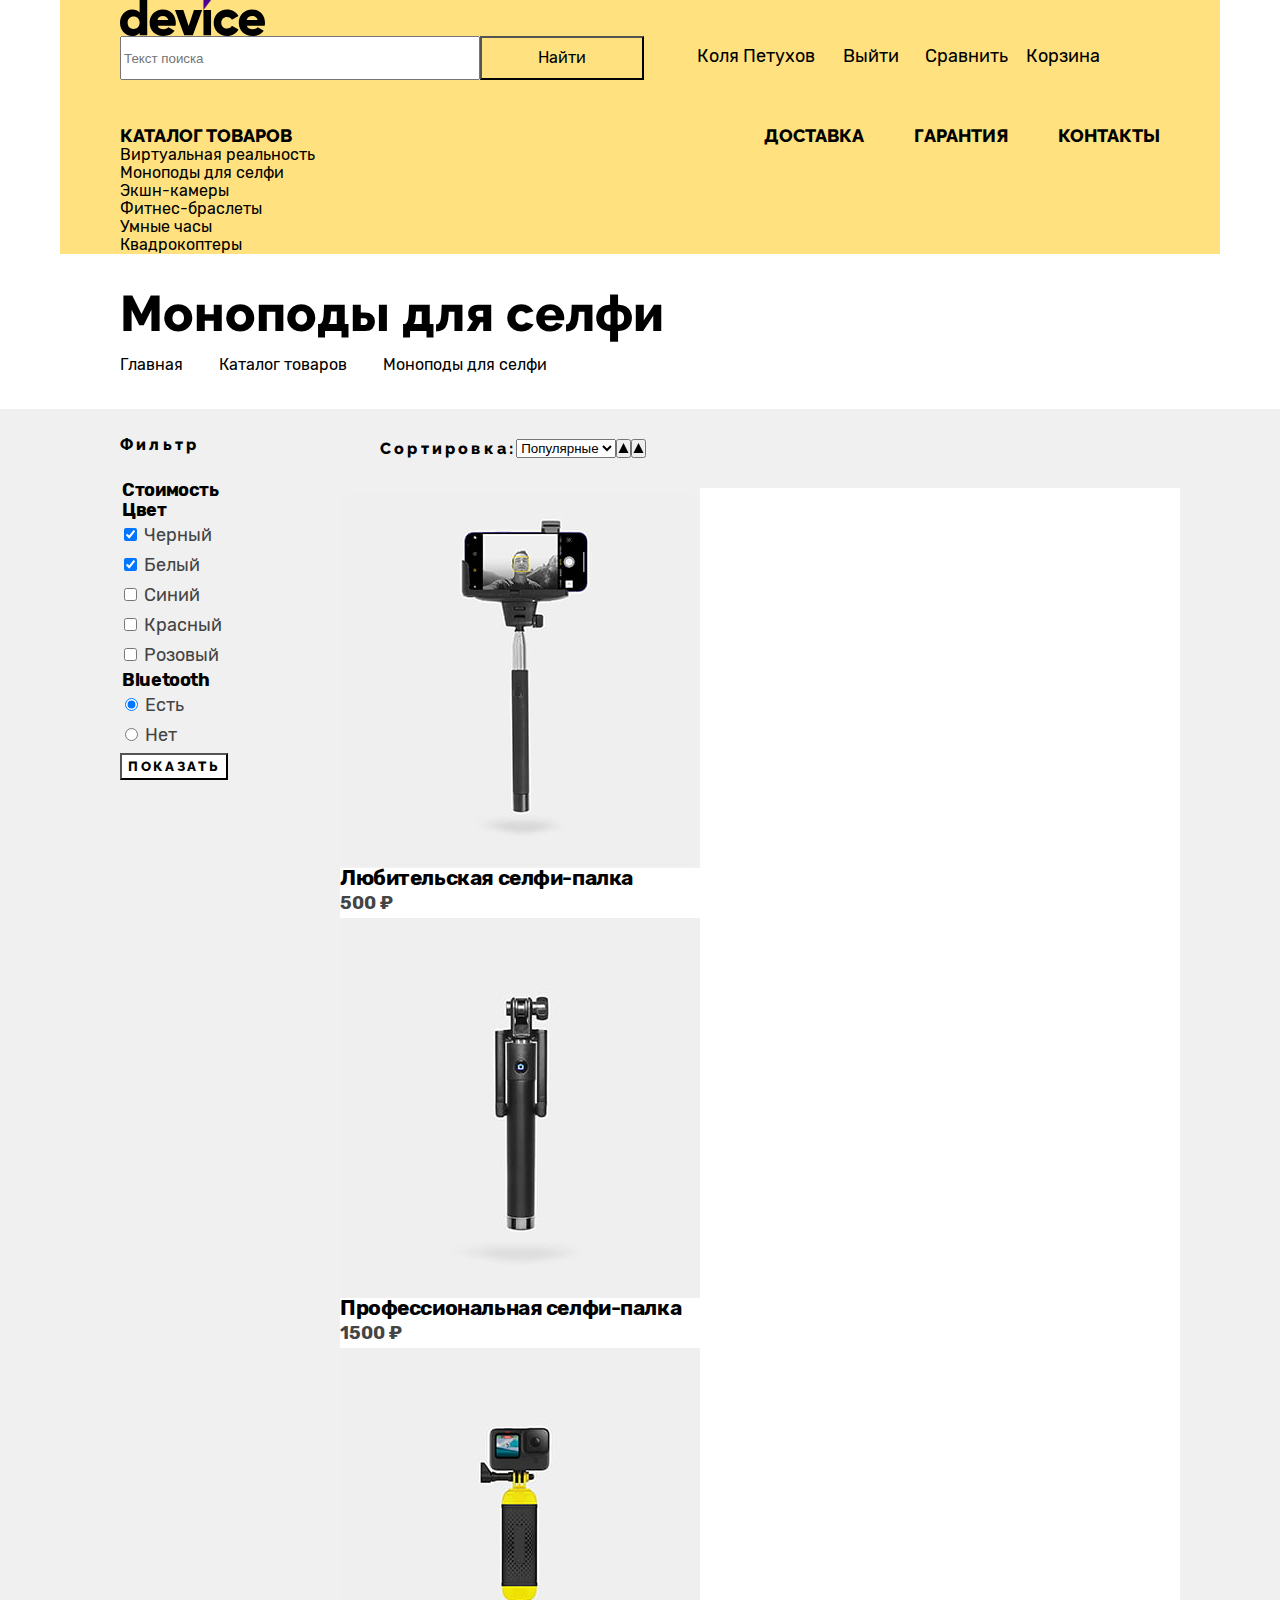
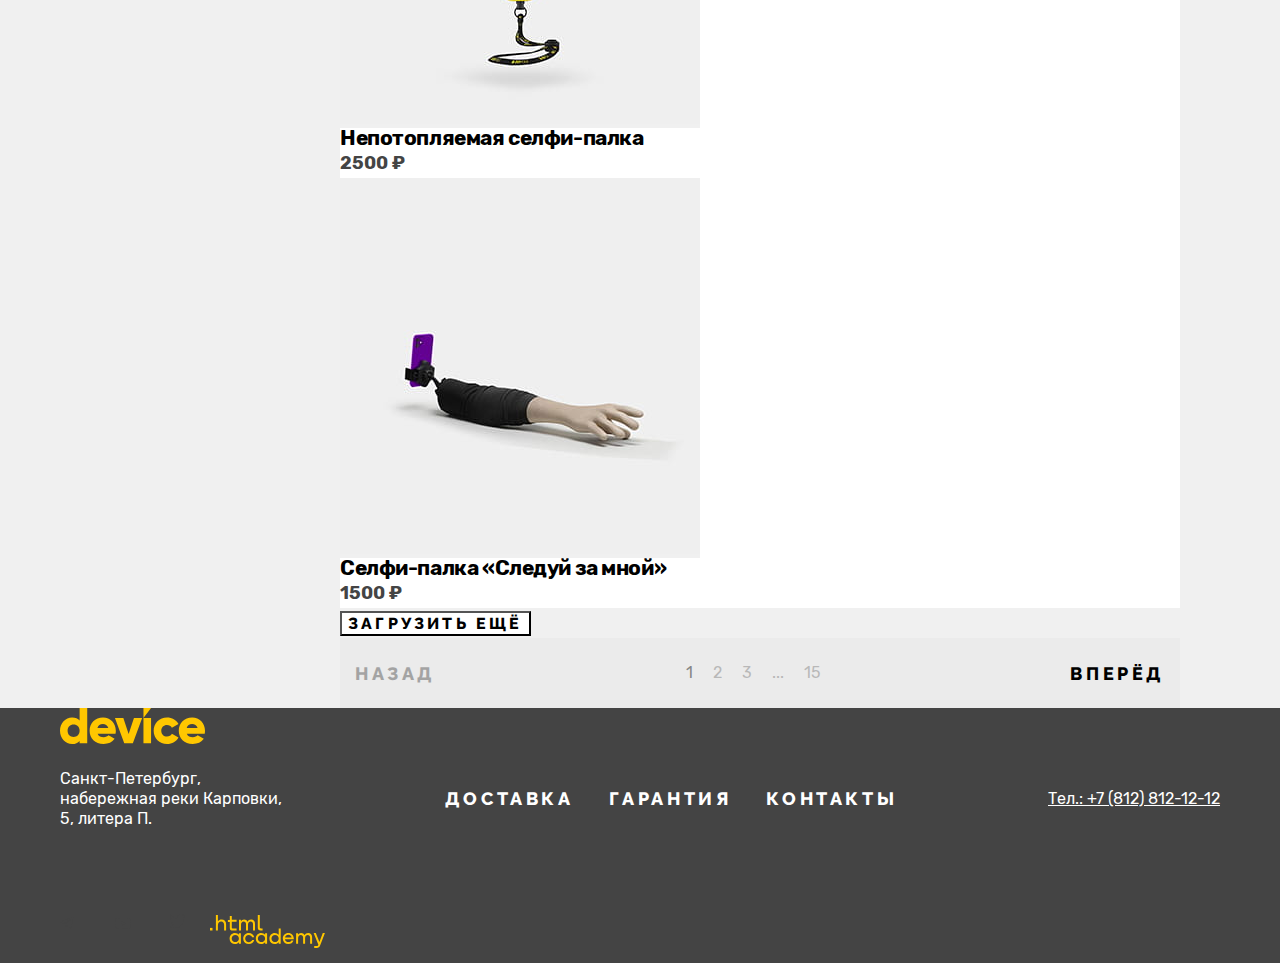
<file: 6/catalog.html>
<!DOCTYPE html>
<html lang="ru">
  <head>
    <meta charset="utf-8" />
    <title>Каталог</title>
    <link rel="stylesheet" href="styles/styles.css" />
    <base href="https://htmlacademy-htmlcss.github.io/2084339-device-36/6/">
</head>
  <body>
    <header class="page-header">
      <nav class="navigation">
        <a class="logo-link" href="index.html">
          <img
            class="logo-image"
            src="images/logo-device.svg"
            alt="Логотип «Девайс»."
            width="145"
            height="36"
          />
        </a>
        <div class="search-navigation-user">
          <form
            class="search-form"
            action="https://echo.htmlacademy.ru/"
            method="post"
          >
            <label for="search-field" class="visually-hidden"
              >Форма поиска</label
            >
            <input
              type="text"
              id="search-field"
              name="search-field"
              class="search-field"
              placeholder="Текст поиска"
            />
            <button class="search-button" type="submit">Найти</button>
          </form>
          <ul class="navigation-user-list">
            <li class="navigation-user-item">
              <a class="navigation-user-link catalog-name" href="#"
                >Коля Петухов</a
              >
            </li>
            <li class="navigation-user-item">
              <a class="navigation-user-link catalog-logout" href="#">Выйти</a>
            </li>
            <li class="navigation-user-item">
              <a class="navigation-user-link catalog-compare" href="#"
                >Сравнить</a
              >
            </li>
            <li class="navigation-user-item">
              <a class="navigation-user-link" href="#">Корзина</a>
            </li>
          </ul>
        </div>
        <ul class="navigation-list">
          <li class="navigation-item">
            <a class="navigation-link" href="catalog.html">Каталог товаров</a>
            <ul class="navigation-sub-list">
              <li class="navigation-sub-item">
                <a class="navigation-sub-link" href="#"
                  >Виртуальная реальность</a
                >
              </li>
              <li class="navigation-sub-item">
                <a class="navigation-sub-link" href="#">Моноподы для cелфи</a>
              </li>
              <li class="navigation-sub-item">
                <a class="navigation-sub-link" href="#">Экшн-камеры</a>
              </li>
              <li class="navigation-sub-item">
                <a class="navigation-sub-link" href="#">Фитнес-браслеты</a>
              </li>
              <li class="navigation-sub-item">
                <a class="navigation-sub-link" href="#">Умные часы</a>
              </li>
              <li class="navigation-sub-item">
                <a class="navigation-sub-link" href="#">Квадрокоптеры</a>
              </li>
            </ul>
          </li>
          <li class="navigation-item navigation-item-second">
            <a class="navigation-link" href="#">Доставка</a>
          </li>
          <li class="navigation-item">
            <a class="navigation-link" href="#">Гарантия</a>
          </li>
          <li class="navigation-item">
            <a class="navigation-link" href="#">Контакты</a>
          </li>
        </ul>
      </nav>
    </header>

    <main class="main-container main-inner">
      <header class="inner-header">
        <h1 class="inner-header-title">Моноподы для селфи</h1>
        <ul class="breadcrumbs">
          <li class="breadcrumbs-item">
            <a class="breadcrumbs-link" href="index.html">Главная</a>
          </li>
          <li class="breadcrumbs-item">
            <a class="breadcrumbs-link" href="#">Каталог товаров</a>
          </li>
          <li class="breadcrumbs-item">
            <span class="breadcrumbs-link">Моноподы для селфи</span>
          </li>
        </ul>
      </header>

      <section class="catalog-products">
        <div class="catalog-products-section-container">
          <div class="catalog-left-column">
            <h2 class="catalog-title">Фильтр</h2>
            <form
              class="catalog-filter"
              action="https://echo.htmlacademy.ru/"
              method="get"
            >
              <fieldset class="catalog-filter-group">
                <legend class="catalog-filter-title">Стоимость</legend>
                <!--Здесь добавить рейдж слайдер-->
              </fieldset>
              <fieldset class="catalog-filter-group">
                <legend class="catalog-filter-title">Цвет</legend>
                <ul class="catalog-filter-list">
                  <li class="catalog-filter-item">
                    <label class="control">
                      <input
                        class="control-input"
                        type="checkbox"
                        name="black"
                        checked
                      />
                      Черный
                    </label>
                  </li>
                  <li class="catalog-filter-item">
                    <label class="control">
                      <input
                        class="control-input"
                        type="checkbox"
                        name="white"
                        checked
                      />
                      Белый
                    </label>
                  </li>
                  <li class="catalog-filter-item">
                    <label class="control">
                      <input
                        class="control-input"
                        type="checkbox"
                        name="blue"
                      />
                      Синий
                    </label>
                  </li>
                  <li class="catalog-filter-item">
                    <label class="control">
                      <input class="control-input" type="checkbox" name="red" />
                      Красный
                    </label>
                  </li>
                  <li class="catalog-filter-item">
                    <label class="control">
                      <input
                        class="control-input"
                        type="checkbox"
                        name="pink"
                      />
                      Розовый
                    </label>
                  </li>
                </ul>
              </fieldset>

              <fieldset class="catalog-filter-group">
                <legend class="catalog-filter-title">Bluetooth</legend>
                <ul class="catalog-filter-list">
                  <li class="catalog-filter-item">
                    <label class="control">
                      <input
                        class="control-input"
                        type="radio"
                        name="bluetooth"
                        value="yes"
                        checked
                      />
                      Есть
                    </label>
                  </li>
                  <li class="catalog-filter-item">
                    <label class="control">
                      <input
                        class="control-input"
                        type="radio"
                        name="bluetooth"
                        value="no"
                      />
                      Нет
                    </label>
                  </li>
                </ul>
              </fieldset>

              <button class="catalog-filter-button button" type="submit">
                Показать
              </button>
            </form>
          </div>

          <div class="catalog-right-column">
            <div class="sorting-container">
              <span class="catalog-title catalog-title-sorting"
                >Сортировка:</span
              >
              <select class="select-control" aria-label="Сортировка">
                <option value="popular">Популярные</option>
                <option value="cheap">Дешёвые</option>
                <option value="expensive">Дорогие</option>
              </select>
              <button class="select-button">
                <img
                  class="select-arrow-up"
                  src="images/select-arrow.svg"
                  alt="Стрелка вверх"
                  width="11"
                  height="10"
                />
              </button>
              <button class="select-button">
                <img
                  class="select-arrow-down"
                  src="images/select-arrow.svg"
                  alt="Стрелка вниз"
                  width="11"
                  height="10"
                />
              </button>
            </div>

            <div class="product-list-container">
              <ul class="product-list">
                <li class="product-card">
                  <a class="product-card-link" href="#">
                    <img
                      class="product-card-image"
                      src="images/product-card-image-1.jpg"
                      alt="Товар: Любительская селфи-палка"
                      width="360"
                      height="380"
                    />
                    <div class="product-card-info">
                      <h3 class="product-card-title">
                        Любительская селфи-палка
                      </h3>
                      <b class="product-card-price">500 ₽</b>
                    </div>
                  </a>
                </li>
                <li class="product-card">
                  <a class="product-card-link" href="#">
                    <img
                      class="product-card-image"
                      src="images/product-card-image-2.jpg"
                      alt="Товар: Профессиональная селфи-палка"
                      width="360"
                      height="380"
                    />
                    <div class="product-card-info">
                      <h3 class="product-card-title">
                        Профессиональная селфи-палка
                      </h3>
                      <b class="product-card-price">1500 ₽</b>
                    </div>
                  </a>
                </li>
                <li class="product-card">
                  <a class="product-card-link" href="#">
                    <img
                      class="product-card-image"
                      src="images/product-card-image-3.jpg"
                      alt="Товар: Непотопляемая селфи-палка"
                      width="360"
                      height="380"
                    />
                    <div class="product-card-info">
                      <h3 class="product-card-title">
                        Непотопляемая селфи-палка
                      </h3>
                      <b class="product-card-price">2500 ₽</b>
                    </div>
                  </a>
                </li>
                <li class="product-card">
                  <a class="product-card-link" href="#">
                    <img
                      class="product-card-image"
                      src="images/product-card-image-4.jpg"
                      alt="Товар: Селфи-палка «Следуй за мной»"
                      width="360"
                      height="380"
                    />
                    <div class="product-card-info">
                      <h3 class="product-card-title">
                        Селфи-палка «Следуй за мной»
                      </h3>
                      <b class="product-card-price">1500 ₽</b>
                    </div>
                  </a>
                </li>
              </ul>
            </div>
            <button class="button-show-more" type="submit">
              Загрузить ещё
            </button>

            <div class="catalog-footer">
              <a class="pagination-link pagination-prev pagination-disabled"
                >Назад</a
              >
              <ul class="pagination">
                <li class="pagination-item">
                  <span class="pagination-link pagination-current">1</span>
                </li>
                <li class="pagination-item">
                  <a class="pagination-link" href="#">2</a>
                </li>
                <li class="pagination-item">
                  <a class="pagination-link" href="#">3</a>
                </li>
                <li class="pagination-item">
                  <span class="pagination-link">...</span>
                </li>
                <li class="pagination-item">
                  <a class="pagination-link" href="#">15</a>
                </li>
              </ul>
              <a class="pagination-link pagination-next" href="#">Вперёд</a>
            </div>
          </div>
        </div>
      </section>
    </main>

    <footer class="page-footer">
      <div class="page-footer-container">
        <a class="footer-logo-link" href="#">
          <img
            class="footer-logo"
            src="images/footer-logo.svg"
            alt="Логотип «Девайс»."
            width="145"
            height="36"
          />
        </a>
        <div class="footer-info">
          <div class="footer-address">
            <h2 class="visually-hidden">Адрес</h2>
            <p class="footer-address-text">
              Санкт-Петербург, набережная реки Карповки, 5, литера П.
            </p>
          </div>
          <nav class="footer-navigation">
            <ul class="footer-navigation-list">
              <li class="footer-navigation-item">
                <a class="footer-button" link="#">Доставка</a>
              </li>
              <li class="footer-navigation-item">
                <a class="footer-button" link="#">Гарантия</a>
              </li>
              <li class="navigation-item">
                <a class="footer-button" link="#">Контакты</a>
              </li>
            </ul>
          </nav>
          <a class="footer-phone-link" href="tel:+78128121212"
            >Тел.: +7 (812) 812-12-12</a
          >
        </div>
        <div class="footer-social">
          <h2 class="visually-hidden">Социальные сети</h2>
          <ul class="footer-social-list">
            <li class="footer-social-item">
              <a class="footer-social-link" href="#">
                <span class="visually-hidden">Телеграм</span>
                <svg
                  xmlns="http://www.w3.org/2000/svg"
                  width="14"
                  height="12"
                  fill="none"
                >
                  <path
                    fill="#444"
                    d="M12.443.074.623 4.632c-.807.324-.802.774-.148.974l3.035.947 7.021-4.43c.332-.202.635-.093.386.128L5.228 7.385l-.209 3.129c.307 0 .442-.141.614-.307l1.474-1.433 3.066 2.264c.565.312.971.152 1.112-.523l2.013-9.485c.206-.826-.316-1.2-.855-.956Z"
                  />
                </svg>
              </a>
            </li>
            <li class="footer-social-item">
              <a class="footer-social-link" href="#">
                <span class="visually-hidden">YouTube</span>
                <svg
                  width="16"
                  height="11"
                  viewBox="0 0 16 11"
                  fill="none"
                  xmlns="http://www.w3.org/2000/svg"
                >
                  <path
                    d="M15.6671 1.67464C15.5765 1.35146 15.4 1.05887 15.1564 0.827973C14.9059 0.589975 14.5989 0.41973 14.2644 0.333306C13.0124 0.00330585 7.99641 0.00330593 7.99641 0.00330593C5.9053 -0.0204856 3.8147 0.0841556 1.73641 0.316639C1.40187 0.409448 1.09545 0.583497 0.844411 0.823306C0.597745 1.06064 0.419078 1.35331 0.325745 1.67397C0.10154 2.8818 -0.00739387 4.1082 0.000411455 5.33664C-0.00758854 6.56397 0.101078 7.78997 0.325745 8.99931C0.417078 9.31864 0.595078 9.60997 0.842411 9.84531C1.08974 10.0806 1.39774 10.2506 1.73641 10.3406C3.00508 10.67 7.99641 10.67 7.99641 10.67C10.0902 10.6938 12.1835 10.5892 14.2644 10.3566C14.5989 10.2702 14.9059 10.1 15.1564 9.86197C15.3999 9.63112 15.5762 9.33849 15.6664 9.01531C15.8965 7.80794 16.0083 6.58103 16.0004 5.35197C16.0177 4.11771 15.906 2.88502 15.6671 1.67397V1.67464ZM6.40174 7.61931V3.05464L10.5751 5.33731L6.40174 7.61931Z"
                    fill="#444444"
                  />
                </svg>
              </a>
            </li>
            <li class="footer-social-item">
              <a class="footer-social-link" href="#">
                <span class="visually-hidden">Твиттер</span>
                <svg
                  width="15"
                  height="15"
                  viewBox="0 0 15 15"
                  fill="none"
                  xmlns="http://www.w3.org/2000/svg"
                >
                  <path
                    d="M9.7 0.155143C11.2 -0.344857 12.3 0.455143 12.9 1.25514C13.4 1.05514 14 0.855143 14.6 0.655143C14.6 1.45514 14.1 2.05514 13.8 2.25514C14.5 2.45514 15 1.85514 15 1.85514C14.9 2.75514 14.1 3.55514 13.6 3.75514C13.4 10.0551 10.8 14.1551 4.7 14.0551C4.2 14.0551 4.8 14.0551 4.3 14.0551C4 14.0551 0.6 13.6551 0 12.2551C2 12.4551 3.4 11.8551 4.1 11.1551C3.3 10.8551 1.7 10.7551 1.5 8.35514C1.8 8.55514 2 8.65514 2.6 8.55514C1.5 7.75514 0.3 7.05514 0.4 5.05514C0.7 5.35514 1.3 5.55514 1.6 5.45514C1 5.25514 -0.2 2.35514 0.8 0.855143C2.4 2.55514 4.1 4.25514 7.1 4.35514C7.3 2.25514 8.1 0.855143 9.7 0.155143Z"
                    fill="#444444"
                  />
                </svg>
              </a>
            </li>
          </ul>
          <a class="htmlacademy-link" href="#">
            <img
              class="htmlacademy-logo"
              src="images/htmlacademy-logo.svg"
              alt="Логотип «HTML Academy»."
              width="115"
              height="33"
            />
          </a>
        </div>
      </div>
    </footer>
  </body>
</html>
</file>
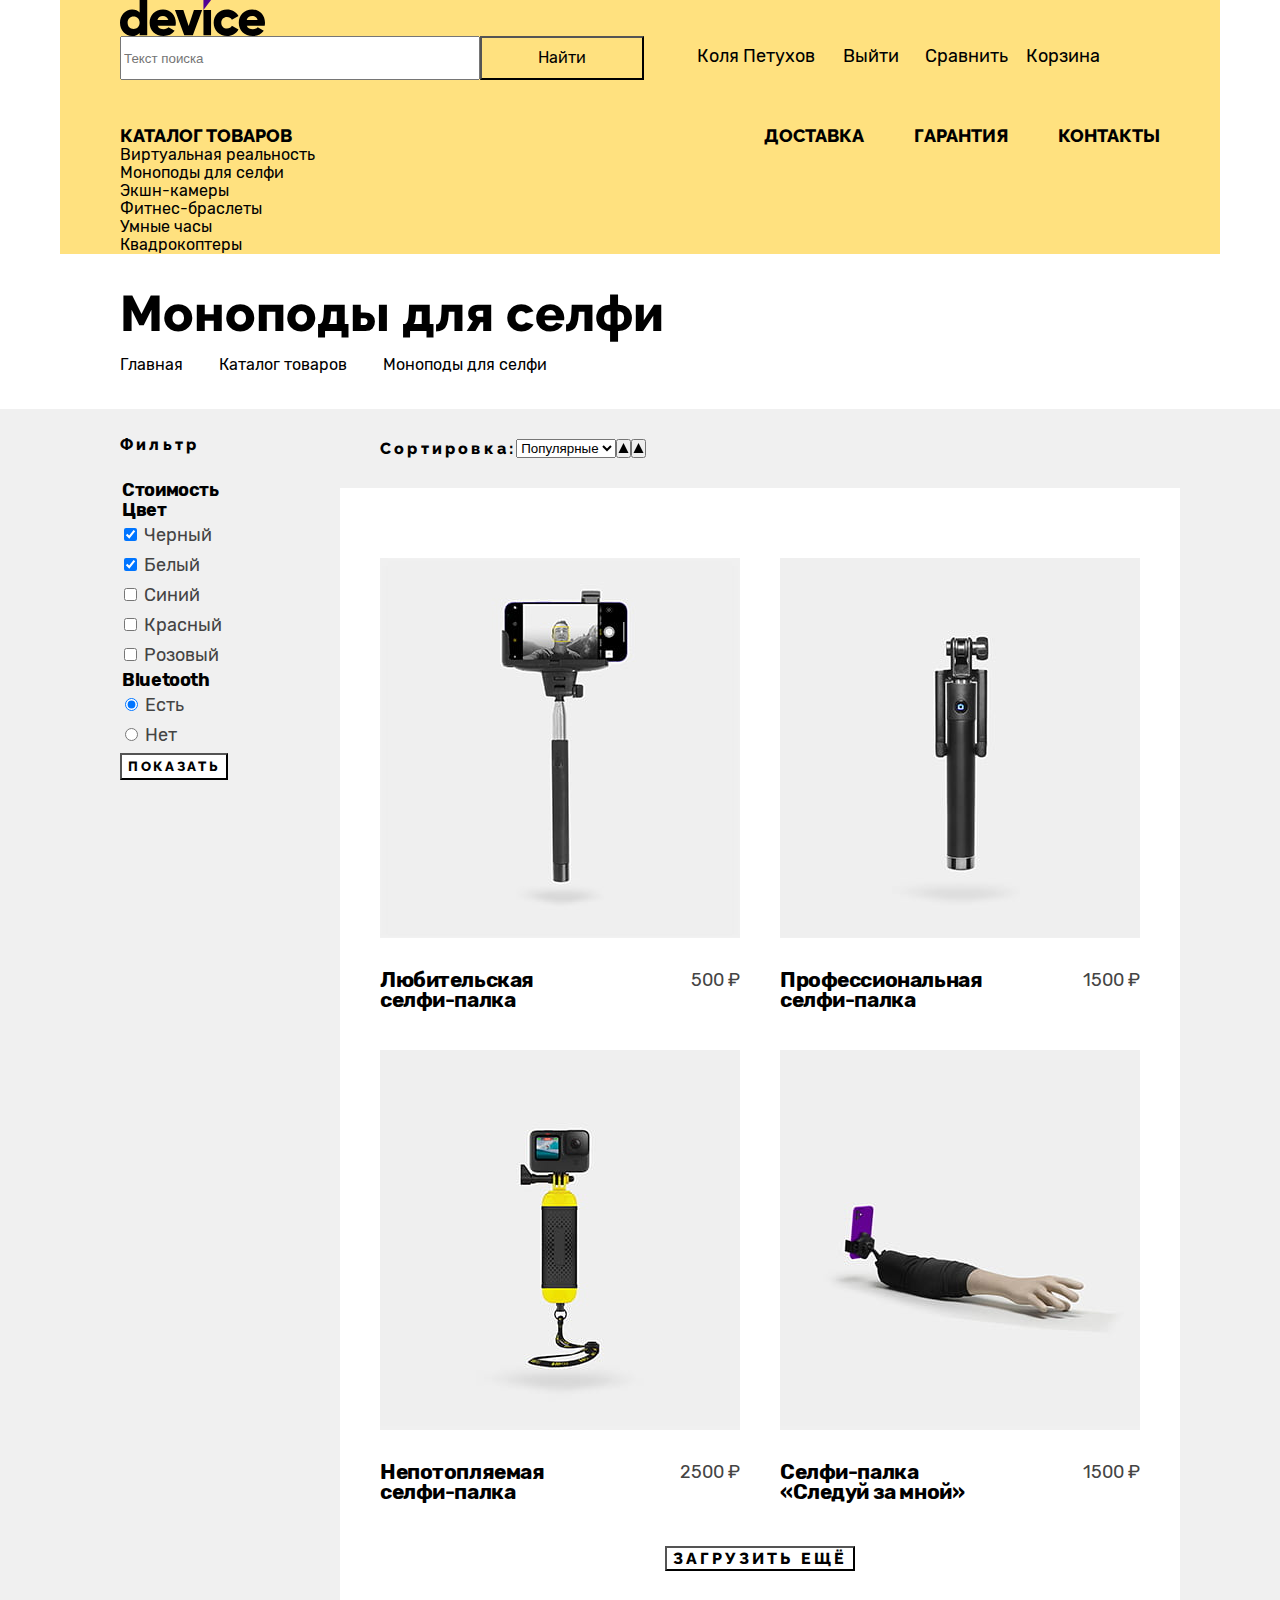
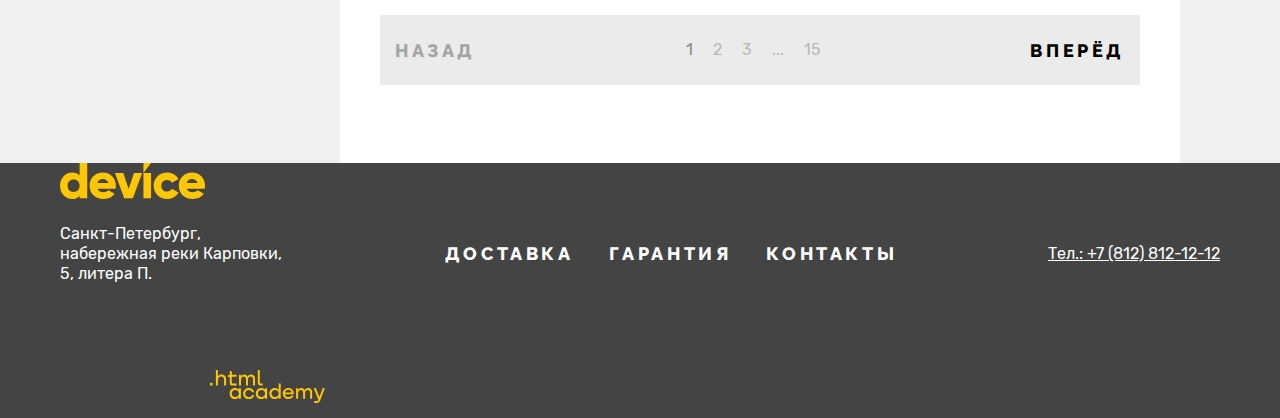
<file: 7/catalog.html>
<!DOCTYPE html>
<html lang="ru">
  <head>
    <meta charset="utf-8" />
    <title>Каталог</title>
    <link rel="stylesheet" href="styles/styles.css" />
    <base href="https://htmlacademy-htmlcss.github.io/2084339-device-36/7/">
</head>
  <body>
    <header class="page-header">
      <nav class="navigation">
        <a class="logo-link" href="index.html">
          <img
            class="logo-image"
            src="images/logo-device.svg"
            alt="Логотип «Девайс»."
            width="145"
            height="36"
          />
        </a>
        <div class="search-navigation-user">
          <form
            class="search-form"
            action="https://echo.htmlacademy.ru/"
            method="post"
          >
            <label for="search-field" class="visually-hidden"
              >Форма поиска</label
            >
            <input
              type="text"
              id="search-field"
              name="search-field"
              class="search-field"
              placeholder="Текст поиска"
            />
            <button class="search-button" type="submit">Найти</button>
          </form>
          <ul class="navigation-user-list">
            <li class="navigation-user-item">
              <a class="navigation-user-link catalog-name" href="#"
                >Коля Петухов</a
              >
            </li>
            <li class="navigation-user-item">
              <a class="navigation-user-link catalog-logout" href="#">Выйти</a>
            </li>
            <li class="navigation-user-item">
              <a class="navigation-user-link catalog-compare" href="#"
                >Сравнить</a
              >
            </li>
            <li class="navigation-user-item">
              <a class="navigation-user-link" href="#">Корзина</a>
            </li>
          </ul>
        </div>
        <ul class="navigation-list">
          <li class="navigation-item">
            <a class="navigation-link" href="catalog.html">Каталог товаров</a>
            <ul class="navigation-sub-list">
              <li class="navigation-sub-item">
                <a class="navigation-sub-link" href="#"
                  >Виртуальная реальность</a
                >
              </li>
              <li class="navigation-sub-item">
                <a class="navigation-sub-link" href="#">Моноподы для cелфи</a>
              </li>
              <li class="navigation-sub-item">
                <a class="navigation-sub-link" href="#">Экшн-камеры</a>
              </li>
              <li class="navigation-sub-item">
                <a class="navigation-sub-link" href="#">Фитнес-браслеты</a>
              </li>
              <li class="navigation-sub-item">
                <a class="navigation-sub-link" href="#">Умные часы</a>
              </li>
              <li class="navigation-sub-item">
                <a class="navigation-sub-link" href="#">Квадрокоптеры</a>
              </li>
            </ul>
          </li>
          <li class="navigation-item navigation-item-second">
            <a class="navigation-link" href="#">Доставка</a>
          </li>
          <li class="navigation-item">
            <a class="navigation-link" href="#">Гарантия</a>
          </li>
          <li class="navigation-item">
            <a class="navigation-link" href="#">Контакты</a>
          </li>
        </ul>
      </nav>
    </header>

    <main class="main-container main-inner">
      <header class="inner-header">
        <h1 class="inner-header-title">Моноподы для селфи</h1>
        <ul class="breadcrumbs">
          <li class="breadcrumbs-item">
            <a class="breadcrumbs-link" href="index.html">Главная</a>
          </li>
          <li class="breadcrumbs-item">
            <a class="breadcrumbs-link" href="#">Каталог товаров</a>
          </li>
          <li class="breadcrumbs-item">
            <span class="breadcrumbs-link">Моноподы для селфи</span>
          </li>
        </ul>
      </header>

      <section class="catalog-products">
        <div class="catalog-products-section-container">
          <div class="catalog-left-column">
            <h2 class="catalog-title">Фильтр</h2>
            <form
              class="catalog-filter"
              action="https://echo.htmlacademy.ru/"
              method="get"
            >
              <fieldset class="catalog-filter-group">
                <legend class="catalog-filter-title">Стоимость</legend>
                <!--Здесь добавить рейдж слайдер-->
              </fieldset>
              <fieldset class="catalog-filter-group">
                <legend class="catalog-filter-title">Цвет</legend>
                <ul class="catalog-filter-list">
                  <li class="catalog-filter-item">
                    <label class="control">
                      <input
                        class="control-input"
                        type="checkbox"
                        name="black"
                        checked
                      />
                      Черный
                    </label>
                  </li>
                  <li class="catalog-filter-item">
                    <label class="control">
                      <input
                        class="control-input"
                        type="checkbox"
                        name="white"
                        checked
                      />
                      Белый
                    </label>
                  </li>
                  <li class="catalog-filter-item">
                    <label class="control">
                      <input
                        class="control-input"
                        type="checkbox"
                        name="blue"
                      />
                      Синий
                    </label>
                  </li>
                  <li class="catalog-filter-item">
                    <label class="control">
                      <input class="control-input" type="checkbox" name="red" />
                      Красный
                    </label>
                  </li>
                  <li class="catalog-filter-item">
                    <label class="control">
                      <input
                        class="control-input"
                        type="checkbox"
                        name="pink"
                      />
                      Розовый
                    </label>
                  </li>
                </ul>
              </fieldset>

              <fieldset class="catalog-filter-group">
                <legend class="catalog-filter-title">Bluetooth</legend>
                <ul class="catalog-filter-list">
                  <li class="catalog-filter-item">
                    <label class="control">
                      <input
                        class="control-input"
                        type="radio"
                        name="bluetooth"
                        value="yes"
                        checked
                      />
                      Есть
                    </label>
                  </li>
                  <li class="catalog-filter-item">
                    <label class="control">
                      <input
                        class="control-input"
                        type="radio"
                        name="bluetooth"
                        value="no"
                      />
                      Нет
                    </label>
                  </li>
                </ul>
              </fieldset>

              <button class="catalog-filter-button button" type="submit">
                Показать
              </button>
            </form>
          </div>

          <div class="catalog-right-column">
            <div class="sorting-container">
              <span class="catalog-title catalog-title-sorting"
                >Сортировка:</span
              >
              <select class="select-control" aria-label="Сортировка">
                <option value="popular">Популярные</option>
                <option value="cheap">Дешёвые</option>
                <option value="expensive">Дорогие</option>
              </select>
              <button class="select-button">
                <img
                  class="select-arrow-up"
                  src="images/select-arrow.svg"
                  alt="Стрелка вверх"
                  width="11"
                  height="10"
                />
              </button>
              <button class="select-button">
                <img
                  class="select-arrow-down"
                  src="images/select-arrow.svg"
                  alt="Стрелка вниз"
                  width="11"
                  height="10"
                />
              </button>
            </div>

            <div class="product-list-container">
              <ul class="product-list">
                <li class="product-card">
                  <a class="product-card-link" href="#">
                    <img
                      class="product-card-image"
                      src="images/product-card-image-1.jpg"
                      alt="Товар: Любительская селфи-палка"
                      width="360"
                      height="380"
                    />
                    <div class="product-card-info">
                      <h3 class="product-card-title">
                        Любительская селфи-палка
                      </h3>
                      <p class="product-card-price">500 ₽</p>
                    </div>
                  </a>
                </li>
                <li class="product-card">
                  <a class="product-card-link" href="#">
                    <img
                      class="product-card-image"
                      src="images/product-card-image-2.jpg"
                      alt="Товар: Профессиональная селфи-палка"
                      width="360"
                      height="380"
                    />
                    <div class="product-card-info">
                      <h3 class="product-card-title">
                        Профессиональная селфи-палка
                      </h3>
                      <p class="product-card-price">1500 ₽</p>
                    </div>
                  </a>
                </li>
                <li class="product-card">
                  <a class="product-card-link" href="#">
                    <img
                      class="product-card-image"
                      src="images/product-card-image-3.jpg"
                      alt="Товар: Непотопляемая селфи-палка"
                      width="360"
                      height="380"
                    />
                    <div class="product-card-info">
                      <h3 class="product-card-title">
                        Непотопляемая селфи-палка
                      </h3>
                      <p class="product-card-price">2500 ₽</p>
                    </div>
                  </a>
                </li>
                <li class="product-card">
                  <a class="product-card-link" href="#">
                    <img
                      class="product-card-image"
                      src="images/product-card-image-4.jpg"
                      alt="Товар: Селфи-палка «Следуй за мной»"
                      width="360"
                      height="380"
                    />
                    <div class="product-card-info">
                      <h3 class="product-card-title">
                        Селфи-палка «Следуй за мной»
                      </h3>
                      <p class="product-card-price">1500 ₽</p>
                    </div>
                  </a>
                </li>
              </ul>

              <button class="button-show-more" type="submit">
                Загрузить ещё
              </button>

              <div class="catalog-footer">
                <a class="pagination-link pagination-prev pagination-disabled"
                  >Назад</a
                >
                <ul class="pagination">
                  <li class="pagination-item">
                    <span class="pagination-link pagination-current">1</span>
                  </li>
                  <li class="pagination-item">
                    <a class="pagination-link" href="#">2</a>
                  </li>
                  <li class="pagination-item">
                    <a class="pagination-link" href="#">3</a>
                  </li>
                  <li class="pagination-item">
                    <span class="pagination-link">...</span>
                  </li>
                  <li class="pagination-item">
                    <a class="pagination-link" href="#">15</a>
                  </li>
                </ul>
                <a class="pagination-link pagination-next" href="#">Вперёд</a>
              </div>
            </div>
          </div>
        </div>
      </section>
    </main>

    <footer class="page-footer">
      <div class="page-footer-container">
        <a class="footer-logo-link" href="#">
          <img
            class="footer-logo"
            src="images/footer-logo.svg"
            alt="Логотип «Девайс»."
            width="145"
            height="36"
          />
        </a>
        <div class="footer-info">
          <div class="footer-address">
            <h2 class="visually-hidden">Адрес</h2>
            <p class="footer-address-text">
              Санкт-Петербург, набережная реки Карповки, 5, литера П.
            </p>
          </div>
          <nav class="footer-navigation">
            <ul class="footer-navigation-list">
              <li class="footer-navigation-item">
                <a class="footer-button" link="#">Доставка</a>
              </li>
              <li class="footer-navigation-item">
                <a class="footer-button" link="#">Гарантия</a>
              </li>
              <li class="navigation-item">
                <a class="footer-button" link="#">Контакты</a>
              </li>
            </ul>
          </nav>
          <a class="footer-phone-link" href="tel:+78128121212"
            >Тел.: +7 (812) 812-12-12</a
          >
        </div>
        <div class="footer-social">
          <h2 class="visually-hidden">Социальные сети</h2>
          <ul class="footer-social-list">
            <li class="footer-social-item">
              <a class="footer-social-link" href="#">
                <span class="visually-hidden">Телеграм</span>
                <svg
                  xmlns="http://www.w3.org/2000/svg"
                  width="14"
                  height="12"
                  fill="none"
                >
                  <path
                    fill="#444"
                    d="M12.443.074.623 4.632c-.807.324-.802.774-.148.974l3.035.947 7.021-4.43c.332-.202.635-.093.386.128L5.228 7.385l-.209 3.129c.307 0 .442-.141.614-.307l1.474-1.433 3.066 2.264c.565.312.971.152 1.112-.523l2.013-9.485c.206-.826-.316-1.2-.855-.956Z"
                  />
                </svg>
              </a>
            </li>
            <li class="footer-social-item">
              <a class="footer-social-link" href="#">
                <span class="visually-hidden">YouTube</span>
                <svg
                  width="16"
                  height="11"
                  viewBox="0 0 16 11"
                  fill="none"
                  xmlns="http://www.w3.org/2000/svg"
                >
                  <path
                    d="M15.6671 1.67464C15.5765 1.35146 15.4 1.05887 15.1564 0.827973C14.9059 0.589975 14.5989 0.41973 14.2644 0.333306C13.0124 0.00330585 7.99641 0.00330593 7.99641 0.00330593C5.9053 -0.0204856 3.8147 0.0841556 1.73641 0.316639C1.40187 0.409448 1.09545 0.583497 0.844411 0.823306C0.597745 1.06064 0.419078 1.35331 0.325745 1.67397C0.10154 2.8818 -0.00739387 4.1082 0.000411455 5.33664C-0.00758854 6.56397 0.101078 7.78997 0.325745 8.99931C0.417078 9.31864 0.595078 9.60997 0.842411 9.84531C1.08974 10.0806 1.39774 10.2506 1.73641 10.3406C3.00508 10.67 7.99641 10.67 7.99641 10.67C10.0902 10.6938 12.1835 10.5892 14.2644 10.3566C14.5989 10.2702 14.9059 10.1 15.1564 9.86197C15.3999 9.63112 15.5762 9.33849 15.6664 9.01531C15.8965 7.80794 16.0083 6.58103 16.0004 5.35197C16.0177 4.11771 15.906 2.88502 15.6671 1.67397V1.67464ZM6.40174 7.61931V3.05464L10.5751 5.33731L6.40174 7.61931Z"
                    fill="#444444"
                  />
                </svg>
              </a>
            </li>
            <li class="footer-social-item">
              <a class="footer-social-link" href="#">
                <span class="visually-hidden">Твиттер</span>
                <svg
                  width="15"
                  height="15"
                  viewBox="0 0 15 15"
                  fill="none"
                  xmlns="http://www.w3.org/2000/svg"
                >
                  <path
                    d="M9.7 0.155143C11.2 -0.344857 12.3 0.455143 12.9 1.25514C13.4 1.05514 14 0.855143 14.6 0.655143C14.6 1.45514 14.1 2.05514 13.8 2.25514C14.5 2.45514 15 1.85514 15 1.85514C14.9 2.75514 14.1 3.55514 13.6 3.75514C13.4 10.0551 10.8 14.1551 4.7 14.0551C4.2 14.0551 4.8 14.0551 4.3 14.0551C4 14.0551 0.6 13.6551 0 12.2551C2 12.4551 3.4 11.8551 4.1 11.1551C3.3 10.8551 1.7 10.7551 1.5 8.35514C1.8 8.55514 2 8.65514 2.6 8.55514C1.5 7.75514 0.3 7.05514 0.4 5.05514C0.7 5.35514 1.3 5.55514 1.6 5.45514C1 5.25514 -0.2 2.35514 0.8 0.855143C2.4 2.55514 4.1 4.25514 7.1 4.35514C7.3 2.25514 8.1 0.855143 9.7 0.155143Z"
                    fill="#444444"
                  />
                </svg>
              </a>
            </li>
          </ul>
          <a class="htmlacademy-link" href="#">
            <img
              class="htmlacademy-logo"
              src="images/htmlacademy-logo.svg"
              alt="Логотип «HTML Academy»."
              width="115"
              height="33"
            />
          </a>
        </div>
      </div>
    </footer>
  </body>
</html>
</file>
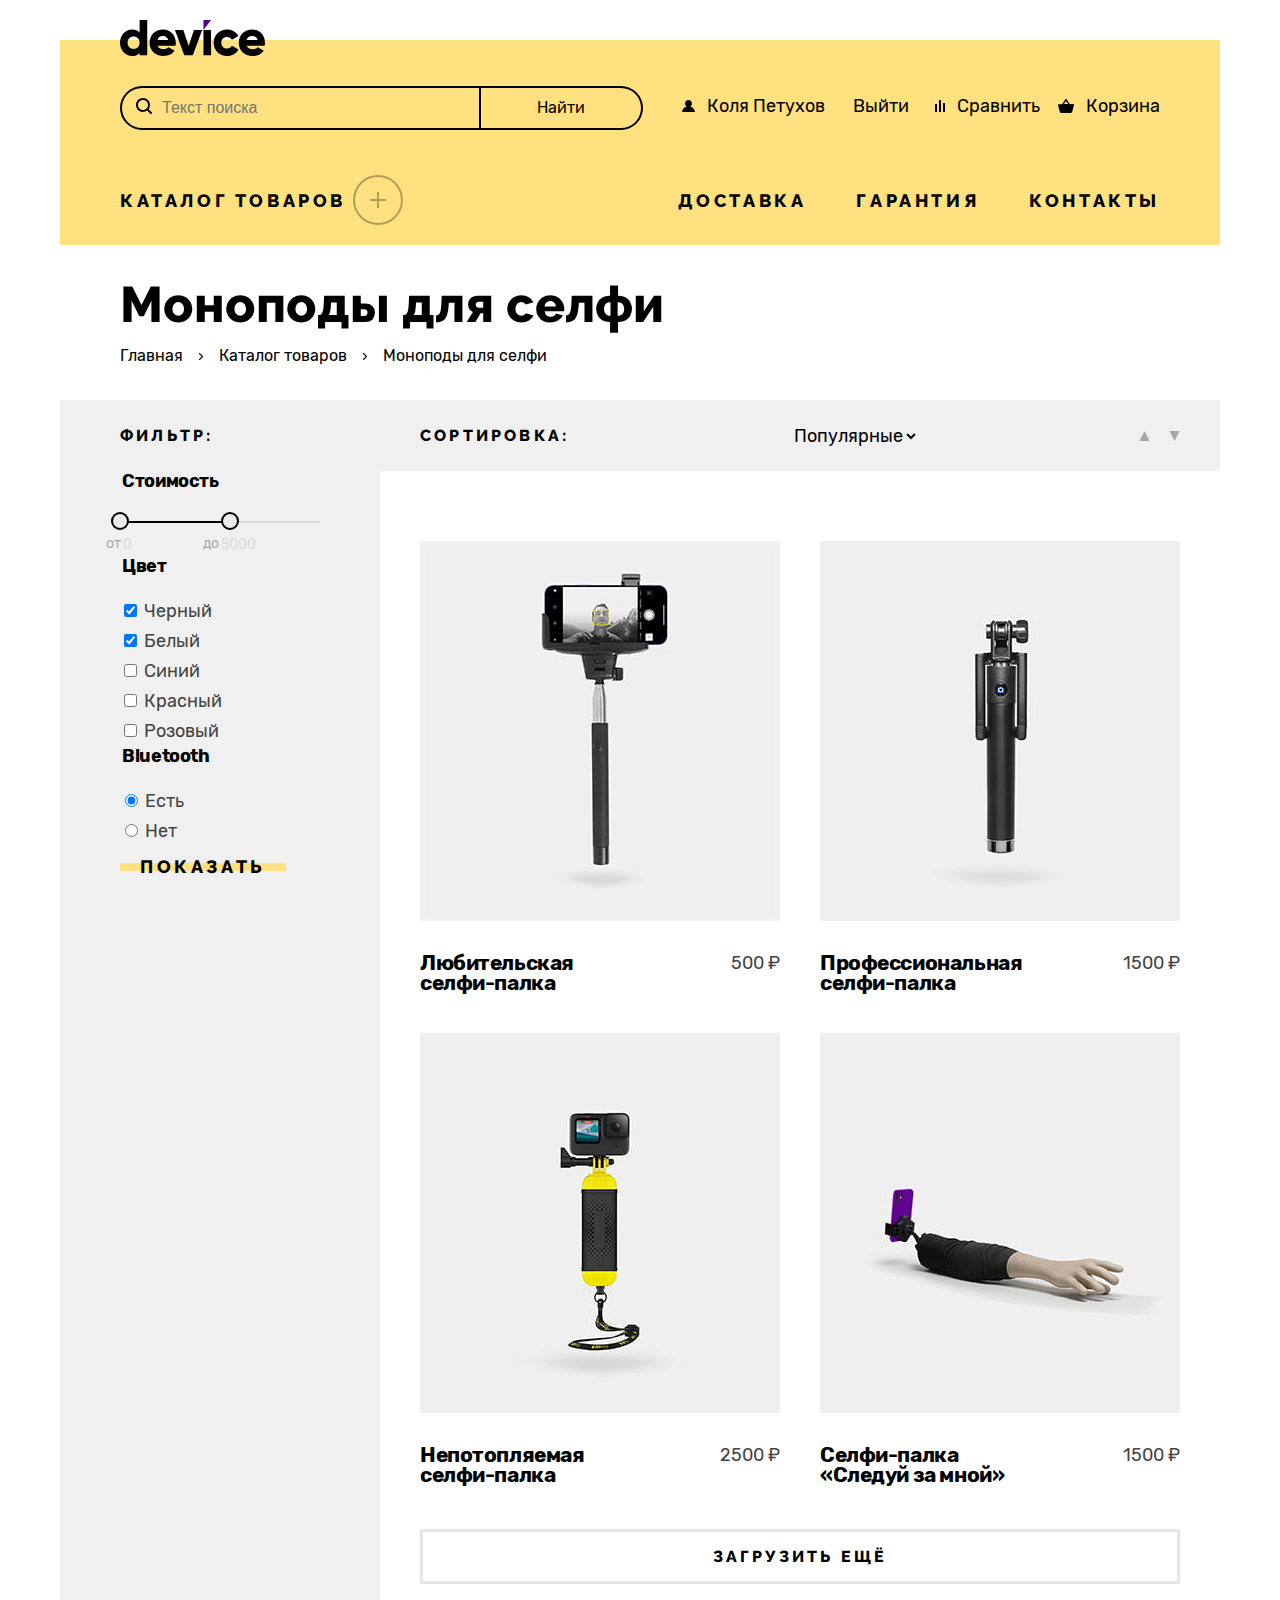
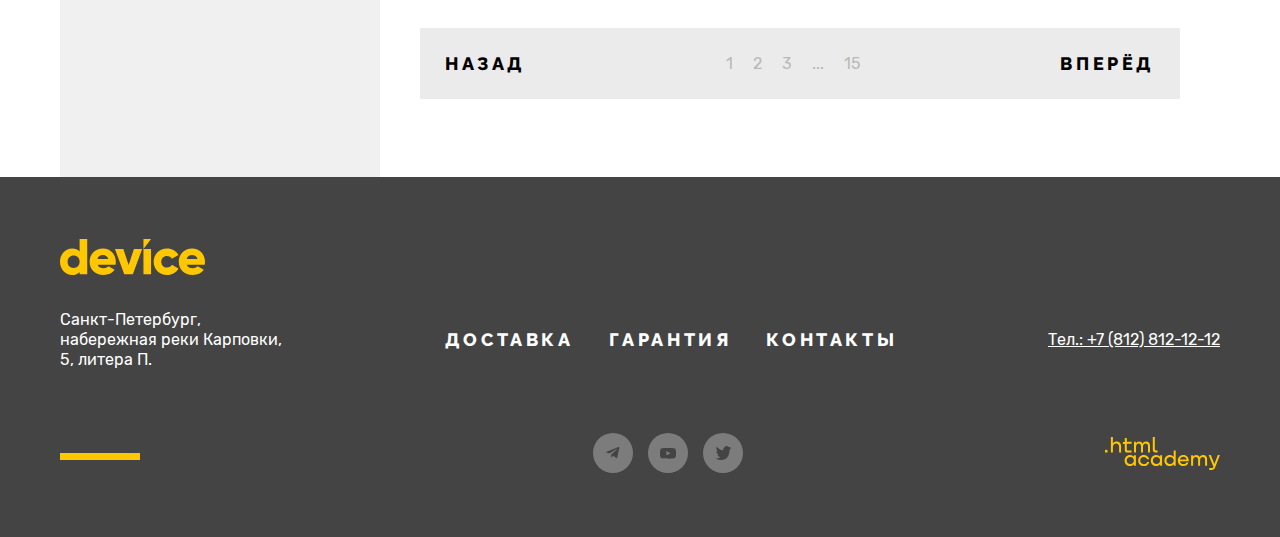
<file: 8/catalog.html>
<!DOCTYPE html>
<html lang="ru">
  <head>
    <meta charset="utf-8" />
    <title>Каталог</title>
    <link rel="stylesheet" href="styles/styles.css" />
    <base href="https://htmlacademy-htmlcss.github.io/2084339-device-36/8/">
</head>
  <body>
    <header class="page-header">
      <nav class="navigation">
        <a class="logo-link" href="index.html">
          <img
            class="logo-image"
            src="images/logo-device.svg"
            alt="Логотип «Девайс»."
            width="145"
            height="36"
          />
        </a>
        <div class="search-navigation-user">
          <form
            class="search-form"
            action="https://echo.htmlacademy.ru/"
            method="post"
          >
            <label for="search-field" class="visually-hidden"
              >Форма поиска</label
            >
            <svg
              class="search-icon"
              aria-hidden="true"
              focusable="false"
              width="16"
              height="16"
              viewBox="0 0 16 16"
              fill="none"
              xmlns="http://www.w3.org/2000/svg"
            >
              <path
                d="M15.7 14.3L12.6 11.2C13.5 10 14 8.6 14 7C14 3.1 10.9 0 7 0C3.1 0 0 3.1 0 7C0 10.9 3.1 14 7 14C8.6 14 10 13.5 11.2 12.6L14.3 15.7C14.5 15.9 14.7 16 15 16C15.6 16 16 15.6 16 15C16 14.8 15.9 14.5 15.7 14.3ZM2 7C2 4.2 4.2 2 7 2C9.8 2 12 4.2 12 7C12 9.8 9.8 12 7 12C4.2 12 2 9.8 2 7Z"
                fill="black"
              />
            </svg>
            <input
              type="text"
              id="search-field"
              name="search-field"
              class="search-field"
              placeholder="Текст поиска"
            />
            <button class="search-button" type="submit">Найти</button>
          </form>
          <ul class="navigation-user-list">
            <li class="navigation-user-item">
              <a class="navigation-user-link catalog-name" href="#">
                <svg
                  class="navigation-icon"
                  xmlns="http://www.w3.org/2000/svg"
                  aria-hidden="true"
                  focusable="false"
                  width="13"
                  height="12"
                  fill="none"
                >
                  <path
                    fill="#000"
                    d="M0 12h13c-.2-2.6-2.1-4.8-4.7-5.5 1-.6 1.7-1.7 1.7-3C10 1.6 8.4 0 6.5 0S3 1.6 3 3.5c0 1.3.7 2.4 1.7 3C2.1 7.2.2 9.4 0 12Z"
                  />
                </svg>
                Коля Петухов</a
              >
            </li>
            <li class="navigation-user-item">
              <a class="navigation-user-link catalog-logout" href="#">Выйти</a>
            </li>
            <li class="navigation-user-item">
              <a class="navigation-user-link catalog-compare" href="#">
                <svg
                  class="navigation-icon"
                  xmlns="http://www.w3.org/2000/svg"
                  aria-hidden="true"
                  focusable="false"
                  width="10"
                  height="12"
                  fill="none"
                >
                  <path
                    fill="#000"
                    d="M6 0H4v12h2V0ZM2 4H0v8h2V4ZM10 3H8v9h2V3Z"
                  />
                </svg>
                Сравнить</a
              >
            </li>
            <li class="navigation-user-item">
              <a class="navigation-user-link" href="#">
                <svg
                  class="navigation-icon"
                  xmlns="http://www.w3.org/2000/svg"
                  aria-hidden="true"
                  focusable="false"
                  width="16"
                  height="14"
                  fill="none"
                >
                  <g clip-path="url(#a)">
                    <path
                      fill="#000"
                      d="m15.3 5-3.5.2L8.6.3C8.5.1 8.2 0 8 0c-.2 0-.5.1-.6.3L4.2 5.2H.7c-.4 0-.7.3-.7.7v.2l1.9 6.8c.2.7.7 1.1 1.4 1.1h9.4c.7 0 1.2-.4 1.4-1.1L16 6v-.2c0-.4-.3-.8-.7-.8ZM8 1.9l2.2 3.2H5.9L8 1.9Z"
                    />
                  </g>
                  <defs>
                    <clipPath id="a">
                      <path fill="#fff" d="M0 0h16v14H0z" />
                    </clipPath>
                  </defs>
                </svg>
                Корзина</a
              >
            </li>
          </ul>
        </div>
        <ul class="navigation-list-catalog">
          <li class="navigation-item">
            <a class="navigation-link" href="catalog.html"
              >Каталог товаров
              <span class="navigation-catalog-link">
                <svg
                  class="catalog-icon"
                  aria-hidden="true"
                  focusable="false"
                  width="16"
                  height="16"
                  viewBox="0 0 16 16"
                  fill="none"
                  xmlns="http://www.w3.org/2000/svg"
                >
                  <path d="M16 7H9V0H7V7H0V9H7V16H9V9H16V7Z" fill="black" />
                </svg>
              </span>
            </a>
            <ul class="navigation-sub-list">
              <div class="navigation-sub-column">
              <li class="navigation-sub-item">
                <a class="navigation-sub-link" href="#">Виртуальная реальность</a>
              </li>
              <li class="navigation-sub-item">
                <a class="navigation-sub-link" href="#">Моноподы для cелфи</a>
              </li>
              <li class="navigation-sub-item">
                <a class="navigation-sub-link" href="#">Экшн-камеры</a>
              </li>
            </div>
              <div class="navigation-sub-column">
              <li class="navigation-sub-item">
                <a class="navigation-sub-link" href="#">Фитнес-браслеты</a>
              </li>
              <li class="navigation-sub-item">
                <a class="navigation-sub-link" href="#">Умные часы</a>
              </li>
            </div>
              <div class="navigation-sub-column">
              <li class="navigation-sub-item">
                <a class="navigation-sub-link" href="#">Квадрокоптеры</a>
              </li>
            </ul>
          </li>
          <li class="navigation-item navigation-item-second">
            <a class="navigation-link" href="#">Доставка</a>
          </li>
          <li class="navigation-item">
            <a class="navigation-link" href="#">Гарантия</a>
          </li>
          <li class="navigation-item">
            <a class="navigation-link" href="#">Контакты</a>
          </li>
        </ul>
      </nav>
    </header>

    <main class="main-container main-inner">
      <header class="inner-header">
        <h1 class="inner-header-title">Моноподы для селфи</h1>
        <ul class="breadcrumbs">
          <li class="breadcrumbs-item">
            <a class="breadcrumbs-link" href="index.html">Главная</a>
          </li>
          <svg
            class="breadcrumbs-arrow"
            aria-hidden="true"
            focusable="false"
            xmlns="http://www.w3.org/2000/svg"
            width="4"
            height="7"
            fill="none"
          >
            <path
              fill="#000"
              d="m3.8 3.1-3-3C.6-.1.3-.1.1.1 0 .3 0 .7.1.9l2.6 2.6L.1 6.1c-.1.2-.1.5 0 .7.1.1.3.2.4.2.1 0 .3-.1.4-.1l3-3c0-.1.1-.3.1-.4 0-.1-.1-.3-.2-.4Z"
            />
          </svg>
          <li class="breadcrumbs-item">
            <a class="breadcrumbs-link" href="#">Каталог товаров</a>
          </li>
          <svg
            class="breadcrumbs-arrow"
            aria-hidden="true"
            focusable="false"
            xmlns="http://www.w3.org/2000/svg"
            width="4"
            height="7"
            fill="none"
          >
            <path
              fill="#000"
              d="m3.8 3.1-3-3C.6-.1.3-.1.1.1 0 .3 0 .7.1.9l2.6 2.6L.1 6.1c-.1.2-.1.5 0 .7.1.1.3.2.4.2.1 0 .3-.1.4-.1l3-3c0-.1.1-.3.1-.4 0-.1-.1-.3-.2-.4Z"
            />
          </svg>
          <li class="breadcrumbs-item">
            <span class="breadcrumbs-link breadcrumbs-link-category"
              >Моноподы для селфи</span
            >
          </li>
        </ul>
      </header>

      <section class="catalog-products">
        <div class="catalog-products-section-container">
          <div class="catalog-left-column">
            <h2 class="catalog-title">Фильтр:</h2>
            <form
              class="catalog-filter"
              action="https://echo.htmlacademy.ru/"
              method="get"
            >
              <fieldset class="catalog-filter-group">
                <legend class="catalog-filter-title">Стоимость</legend>

                <div class="range">
                  <div class="range-scale">
                    <div class="range-bar" style="left: 0; width: 110px">
                      <button class="range-toggle toggle-min">
                        <span class="visually-hidden">Изменить минимальную цену.</span>
                      </button>
                      <button class="range-toggle toggle-max">
                        <span class="visually-hidden">Изменить максимальную цену.</span>
                      </button>
                    </div>
                  </div>

                  <div class="range-wrapper-inputs">
                    <label class="catalog-filter-label">
                      от <input class="range-input" type="number" value="0" name="min-price">
                    </label>
                    <label class="catalog-filter-label">
                      до <input class="range-input" type="number" value="5000" name="max-price" style="width: 47px">
                    </label>
                  </div>
                </div>


              </fieldset>
              <fieldset class="catalog-filter-group">
                <legend class="catalog-filter-title">Цвет</legend>
                <ul class="catalog-filter-list">
                  <li class="catalog-filter-item">
                    <label class="control">
                      <input
                        class="control-input"
                        type="checkbox"
                        name="black"
                        checked
                      />
                      Черный
                    </label>
                  </li>
                  <li class="catalog-filter-item">
                    <label class="control">
                      <input
                        class="control-input"
                        type="checkbox"
                        name="white"
                        checked
                      />
                      Белый
                    </label>
                  </li>
                  <li class="catalog-filter-item">
                    <label class="control">
                      <input
                        class="control-input"
                        type="checkbox"
                        name="blue"
                      />
                      Синий
                    </label>
                  </li>
                  <li class="catalog-filter-item">
                    <label class="control">
                      <input class="control-input" type="checkbox" name="red" />
                      Красный
                    </label>
                  </li>
                  <li class="catalog-filter-item">
                    <label class="control">
                      <input
                        class="control-input"
                        type="checkbox"
                        name="pink"
                      />
                      Розовый
                    </label>
                  </li>
                </ul>
              </fieldset>

              <fieldset class="catalog-filter-group">
                <legend class="catalog-filter-title">Bluetooth</legend>
                <ul class="catalog-filter-list">
                  <li class="catalog-filter-item">
                    <label class="control">
                      <input
                        class="control-input"
                        type="radio"
                        name="bluetooth"
                        value="yes"
                        checked
                      />
                      Есть
                    </label>
                  </li>
                  <li class="catalog-filter-item">
                    <label class="control">
                      <input
                        class="control-input"
                        type="radio"
                        name="bluetooth"
                        value="no"
                      />
                      Нет
                    </label>
                  </li>
                </ul>
              </fieldset>

              <button class="catalog-filter-button button" type="submit">
                Показать
              </button>
            </form>
          </div>

          <div class="catalog-right-column">
            <div class="sorting-container">
              <span class="catalog-title catalog-title-sorting"
                >Сортировка:</span
              >
              <select class="select-control" aria-label="Сортировка">
                <option value="popular">Популярные</option>
                <option value="cheap">Дешёвые</option>
                <option value="expensive">Дорогие</option>
              </select>
              <div class="select-button-wrapper">
                <button class="select-button select-button-left">
                  <svg
                    aria-hidden="true"
                    focusable="false"
                    xmlns="http://www.w3.org/2000/svg"
                    width="11"
                    height="10"
                    fill="none"
                  >
                    <path fill="currentColor" d="m5.5 0 5 10H.5" />
                  </svg>
                </button>
                <button class="select-button select-button-right">
                  <svg
                    aria-hidden="true"
                    focusable="false"
                    xmlns="http://www.w3.org/2000/svg"
                    width="11"
                    height="10"
                    fill="none"
                  >
                    <path fill="currentColor" d="m5.5 0 5 10H.5" />
                  </svg>
                </button>
              </div>
            </div>

            <div class="product-list-container">
              <ul class="product-list">
                <li class="product-card">
                  <a class="product-card-link" href="#">
                    <img
                      class="product-card-image"
                      src="images/product-card-image-1.jpg"
                      alt="Товар: Любительская селфи-палка"
                      width="360"
                      height="380"
                    />
                    <div class="product-card-info">
                      <h3 class="product-card-title">
                        Любительская селфи-палка
                      </h3>
                      <p class="product-card-price">500 ₽</p>
                    </div>
                  </a>
                </li>
                <li class="product-card">
                  <a class="product-card-link" href="#">
                    <img
                      class="product-card-image"
                      src="images/product-card-image-2.jpg"
                      alt="Товар: Профессиональная селфи-палка"
                      width="360"
                      height="380"
                    />
                    <div class="product-card-info">
                      <h3 class="product-card-title">
                        Профессиональная селфи-палка
                      </h3>
                      <p class="product-card-price">1500 ₽</p>
                    </div>
                  </a>
                </li>
                <li class="product-card">
                  <a class="product-card-link" href="#">
                    <img
                      class="product-card-image"
                      src="images/product-card-image-3.jpg"
                      alt="Товар: Непотопляемая селфи-палка"
                      width="360"
                      height="380"
                    />
                    <div class="product-card-info">
                      <h3 class="product-card-title">
                        Непотопляемая селфи-палка
                      </h3>
                      <p class="product-card-price">2500 ₽</p>
                    </div>
                  </a>
                </li>
                <li class="product-card">
                  <a class="product-card-link" href="#">
                    <img
                      class="product-card-image"
                      src="images/product-card-image-4.jpg"
                      alt="Товар: Селфи-палка «Следуй за мной»"
                      width="360"
                      height="380"
                    />
                    <div class="product-card-info">
                      <h3 class="product-card-title">
                        Селфи-палка «Следуй за мной»
                      </h3>
                      <p class="product-card-price">1500 ₽</p>
                    </div>
                  </a>
                </li>
              </ul>

              <button class="button-show-more" type="submit">
                Загрузить ещё
              </button>

              <div class="catalog-footer">
                <a class="pagination-link pagination-button" href="#">Назад</a>
                <ul class="pagination">
                  <li class="pagination-item">
                    <span class="pagination-link pagination-current">1</span>
                  </li>
                  <li class="pagination-item">
                    <a class="pagination-link" href="#">2</a>
                  </li>
                  <li class="pagination-item">
                    <a class="pagination-link" href="#">3</a>
                  </li>
                  <li class="pagination-item">
                    <span class="pagination-link">...</span>
                  </li>
                  <li class="pagination-item">
                    <a class="pagination-link" href="#">15</a>
                  </li>
                </ul>
                <a class="pagination-link pagination-button" href="#">Вперёд</a>
              </div>
            </div>
          </div>
        </div>
      </section>
    </main>

    <footer class="page-footer">
      <div class="page-footer-container">
        <a class="footer-logo-link" href="#">
          <img
            class="footer-logo"
            src="images/footer-logo.svg"
            alt="Логотип «Девайс»."
            width="145"
            height="36"
          />
        </a>
        <div class="footer-info">
          <div class="footer-address">
            <h2 class="visually-hidden">Адрес</h2>
            <p class="footer-address-text">
              Санкт-Петербург, набережная реки Карповки, 5, литера П.
            </p>
          </div>
          <nav class="footer-navigation">
            <ul class="footer-navigation-list">
              <li class="footer-navigation-item">
                <a class="footer-button" link="#">Доставка</a>
              </li>
              <li class="footer-navigation-item">
                <a class="footer-button" link="#">Гарантия</a>
              </li>
              <li class="navigation-item">
                <a class="footer-button" link="#">Контакты</a>
              </li>
            </ul>
          </nav>
          <a class="footer-phone-link" href="tel:+78128121212"
            >Тел.: +7 (812) 812-12-12</a
          >
        </div>
        <div class="footer-social">
          <h2 class="visually-hidden">Социальные сети</h2>
          <ul class="footer-social-list">
            <li class="footer-social-item">
              <a class="footer-social-link" href="#">
                <span class="visually-hidden">Телеграм</span>

                <svg
                  class="footer-social-image"
                  aria-hidden="true"
                  focusable="false"
                  xmlns="http://www.w3.org/2000/svg"
                  width="14"
                  height="12"
                  fill="none"
                >
                  <path
                    fill="#444444"
                    d="M12.443.074.623 4.632c-.807.324-.802.774-.148.974l3.035.947 7.021-4.43c.332-.202.635-.093.386.128L5.228 7.385l-.209 3.129c.307 0 .442-.141.614-.307l1.474-1.433 3.066 2.264c.565.312.971.152 1.112-.523l2.013-9.485c.206-.826-.316-1.2-.855-.956Z"
                  />
                </svg>
              </a>
            </li>
            <li class="footer-social-item">
              <a class="footer-social-link" href="#">
                <span class="visually-hidden">YouTube</span>

                <svg
                  class="footer-social-image"
                  aria-hidden="true"
                  focusable="false"
                  width="16"
                  height="11"
                  viewBox="0 0 16 11"
                  fill="none"
                  xmlns="http://www.w3.org/2000/svg"
                >
                  <path
                    d="M15.6671 1.67464C15.5765 1.35146 15.4 1.05887 15.1564 0.827973C14.9059 0.589975 14.5989 0.41973 14.2644 0.333306C13.0124 0.00330585 7.99641 0.00330593 7.99641 0.00330593C5.9053 -0.0204856 3.8147 0.0841556 1.73641 0.316639C1.40187 0.409448 1.09545 0.583497 0.844411 0.823306C0.597745 1.06064 0.419078 1.35331 0.325745 1.67397C0.10154 2.8818 -0.00739387 4.1082 0.000411455 5.33664C-0.00758854 6.56397 0.101078 7.78997 0.325745 8.99931C0.417078 9.31864 0.595078 9.60997 0.842411 9.84531C1.08974 10.0806 1.39774 10.2506 1.73641 10.3406C3.00508 10.67 7.99641 10.67 7.99641 10.67C10.0902 10.6938 12.1835 10.5892 14.2644 10.3566C14.5989 10.2702 14.9059 10.1 15.1564 9.86197C15.3999 9.63112 15.5762 9.33849 15.6664 9.01531C15.8965 7.80794 16.0083 6.58103 16.0004 5.35197C16.0177 4.11771 15.906 2.88502 15.6671 1.67397V1.67464ZM6.40174 7.61931V3.05464L10.5751 5.33731L6.40174 7.61931Z"
                    fill="#444444"
                  />
                </svg>
              </a>
            </li>
            <li class="footer-social-item">
              <a class="footer-social-link" href="#">
                <span class="visually-hidden">Твиттер</span>

                <svg
                  class="footer-social-image"
                  aria-hidden="true"
                  focusable="false"
                  width="15"
                  height="15"
                  viewBox="0 0 15 15"
                  fill="none"
                  xmlns="http://www.w3.org/2000/svg"
                >
                  <path
                    d="M9.7 0.155143C11.2 -0.344857 12.3 0.455143 12.9 1.25514C13.4 1.05514 14 0.855143 14.6 0.655143C14.6 1.45514 14.1 2.05514 13.8 2.25514C14.5 2.45514 15 1.85514 15 1.85514C14.9 2.75514 14.1 3.55514 13.6 3.75514C13.4 10.0551 10.8 14.1551 4.7 14.0551C4.2 14.0551 4.8 14.0551 4.3 14.0551C4 14.0551 0.6 13.6551 0 12.2551C2 12.4551 3.4 11.8551 4.1 11.1551C3.3 10.8551 1.7 10.7551 1.5 8.35514C1.8 8.55514 2 8.65514 2.6 8.55514C1.5 7.75514 0.3 7.05514 0.4 5.05514C0.7 5.35514 1.3 5.55514 1.6 5.45514C1 5.25514 -0.2 2.35514 0.8 0.855143C2.4 2.55514 4.1 4.25514 7.1 4.35514C7.3 2.25514 8.1 0.855143 9.7 0.155143Z"
                    fill="#444444"
                  />
                </svg>
              </a>
            </li>
          </ul>
          <a class="htmlacademy-link" href="#">
            <svg
              width="115"
              height="33"
              viewBox="0 0 115 33"
              fill="none"
              xmlns="http://www.w3.org/2000/svg"
            >
              <path d="M0 12.9V15.5H2.5V12.9H0Z" fill="currentColor" />
              <path
                d="M11.6 4.5C10 4.5 8.8 5.2 8 6.2H7.9V0H5.9V15.5H7.9V10.2C7.9 8.1 9.2 6.6 11.2 6.6C13 6.6 14.1 8 14.1 9.8V15.5H16.1V9.4C16.2 6.4 14.3 4.5 11.6 4.5Z"
                fill="currentColor"
              />
              <path
                d="M26.6 4.8H21.8V1.1H19.8V4.9H17.9V6.9H19.8V12.9C19.8 14.6 20.8 15.6 22.5 15.6H26.6V13.6H22.9C22.2 13.6 21.8 13.2 21.8 12.5V6.8H26.6V4.8Z"
                fill="currentColor"
              />
              <path
                d="M41.1 4.6C39.5 4.6 38.2 5.4 37.6 6.7H37.5C36.9 5.5 35.7 4.6 34.1 4.6C32.7 4.6 31.6 5.4 31 6.4H30.9V4.8H29V15.4H31V10C31 8 32 6.5 33.6 6.5C35.1 6.5 36 7.5 36 9.1V15.4H38V9.8C38 7.4 39.4 6.5 40.6 6.5C42.1 6.5 43 7.5 43 9.1V15.4H45V8.9C45.1 6.4 43.6 4.6 41.1 4.6Z"
                fill="currentColor"
              />
              <path
                d="M47.8 12.7C47.8 14.4 48.8 15.4 50.6 15.4H52.6V13.4H50.9C50.2 13.4 49.8 13 49.8 12.3V0H47.8V12.7Z"
                fill="currentColor"
              />
              <path
                d="M28.9 19.7C28 18.6 26.7 17.9 25 17.9C21.9 17.9 19.6 20.2 19.6 23.5C19.6 26.8 21.9 29.1 25 29.1C26.8 29.1 28 28.3 28.8 27.2H28.9V28.8H30.9V18.2H28.9V19.7ZM25.3 27.1C23.1 27.1 21.7 25.5 21.7 23.5C21.7 21.5 23.1 19.9 25.3 19.9C27.5 19.9 28.9 21.5 28.9 23.5C28.9 25.4 27.5 27.1 25.3 27.1Z"
                fill="currentColor"
              />
              <path
                d="M44.2 22C43.7 19.6 41.6 17.9 38.8 17.9C35.4 17.9 33.2 20.4 33.2 23.5C33.2 26.6 35.4 29.1 38.8 29.1C41.6 29.1 43.7 27.3 44.2 24.9H42.1C41.7 26.2 40.4 27.2 38.8 27.2C36.6 27.2 35.2 25.6 35.2 23.6C35.2 21.6 36.6 20 38.8 20C40.4 20 41.6 21 42.1 22.2H44.2V22Z"
                fill="currentColor"
              />
              <path
                d="M55.1 19.7C54.2 18.6 52.9 17.9 51.2 17.9C48.1 17.9 45.8 20.2 45.8 23.5C45.8 26.8 48.1 29.1 51.2 29.1C53 29.1 54.2 28.3 55 27.2H55.1V28.8H57.1V18.2H55.1V19.7ZM51.5 27.1C49.3 27.1 47.9 25.5 47.9 23.5C47.9 21.5 49.3 19.9 51.5 19.9C53.7 19.9 55.1 21.5 55.1 23.5C55.1 25.4 53.6 27.1 51.5 27.1Z"
                fill="currentColor"
              />
              <path
                d="M68.7 19.8C67.8 18.7 66.5 17.9 64.8 17.9C61.7 17.9 59.4 20.2 59.4 23.5C59.4 26.8 61.6 29.1 64.8 29.1C66.5 29.1 67.8 28.3 68.6 27.3H68.7V28.8H70.7V13.4H68.7V19.8ZM65.1 27.1C62.9 27.1 61.5 25.5 61.5 23.5C61.5 21.5 62.9 19.9 65.1 19.9C67.3 19.9 68.7 21.5 68.7 23.5C68.6 25.5 67.2 27.1 65.1 27.1Z"
                fill="currentColor"
              />
              <path
                d="M78.3 17.9C75 17.9 72.8 20.4 72.8 23.5C72.8 26.5 74.9 29.1 78.3 29.1C80.8 29.1 82.8 27.8 83.5 25.5H81.4C80.9 26.5 79.8 27.1 78.4 27.1C76.5 27.1 75.1 25.8 75 24.2H83.8C84 20.6 81.8 17.9 78.3 17.9ZM78.3 19.8C80 19.8 81.3 20.8 81.6 22.4H75.1C75.4 20.9 76.6 19.8 78.3 19.8Z"
                fill="currentColor"
              />
              <path
                d="M98.2 17.9C96.6 17.9 95.3 18.7 94.6 19.9H94.5C93.9 18.7 92.7 17.9 91.1 17.9C89.7 17.9 88.6 18.6 88 19.7V18.2H86.1V28.8H88.1V23.4C88.1 21.4 89.1 20 90.7 19.9C92.2 19.9 93.1 20.9 93.1 22.5V28.8H95.1V23.2C95.1 20.8 96.5 19.9 97.7 19.9C99.2 19.9 100.1 20.9 100.1 22.5V28.8H102.1V22.3C102.2 19.7 100.7 17.9 98.2 17.9Z"
                fill="currentColor"
              />
              <path
                d="M109.4 27L105.8 18.1H103.6L108.4 29.7C108.1 30.6 107.7 30.9 106.7 30.9H104.2V32.9H106.7C108.5 32.9 109.5 32.1 110.2 30.3L114.9 18.1H112.8L109.4 27Z"
                fill="currentColor"
              />
            </svg>
          </a>
        </div>
      </div>
    </footer>
  </body>
</html>
</file>
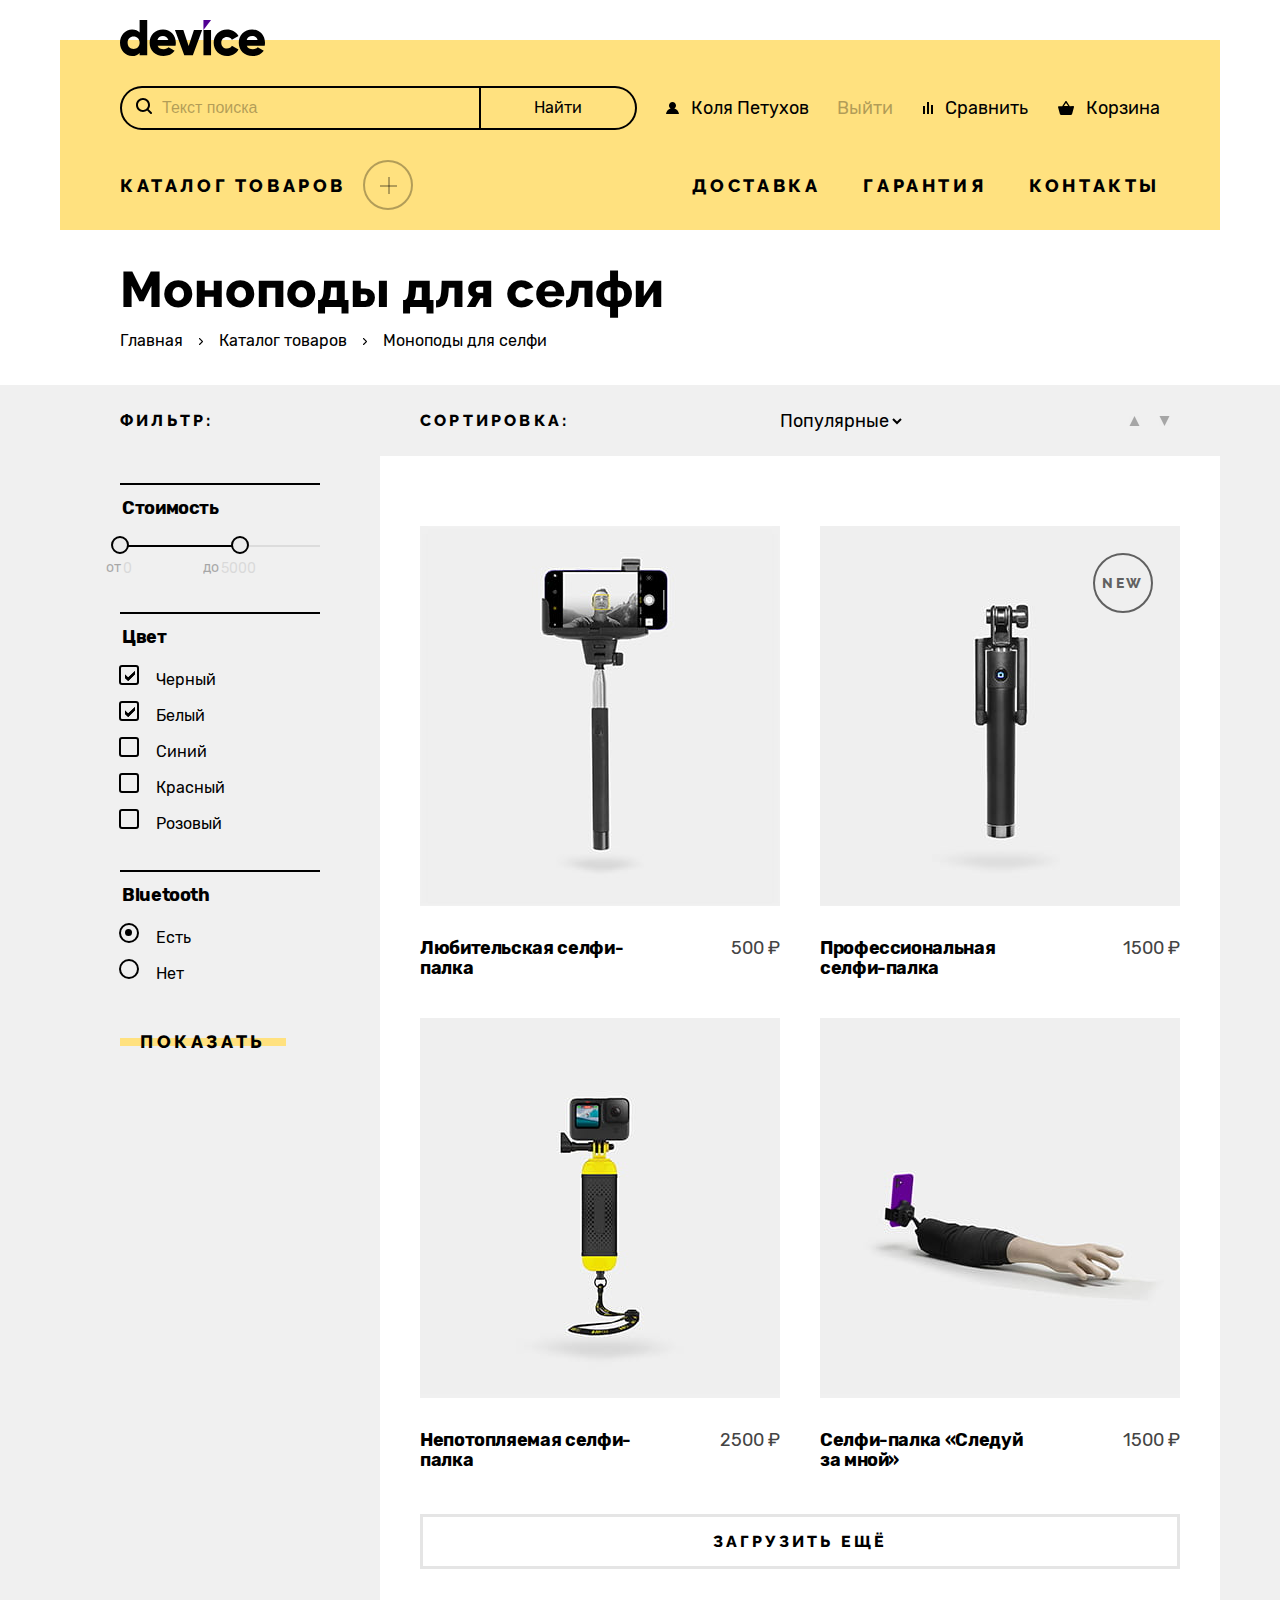
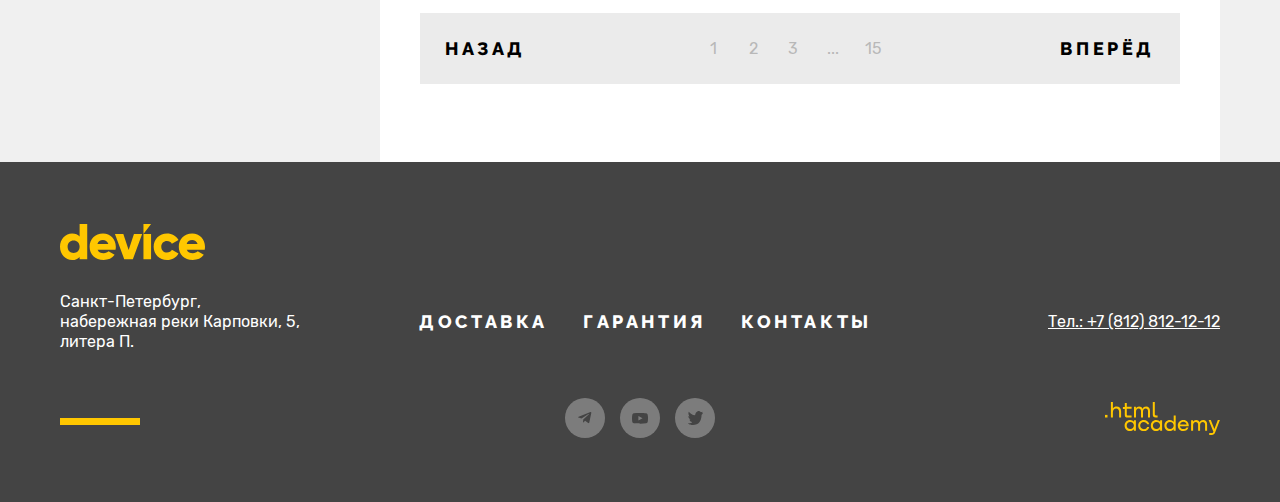
<file: 9/catalog.html>
<!DOCTYPE html>
<html lang="ru">
  <head>
    <meta charset="utf-8" />
    <title>Каталог</title>
    <link rel="stylesheet" href="styles/styles.css" />
    <base href="https://htmlacademy-htmlcss.github.io/2084339-device-36/9/">
</head>
  <body>
    <header class="page-header">
      <nav class="navigation">
        <a class="logo-link" href="index.html">
          <img
            class="logo-image"
            src="images/logo-device.svg"
            alt="Логотип «Девайс»."
            width="145"
            height="36"
          >
        </a>
        <div class="search-navigation-user">
          <form
            class="search-form"
            action="https://echo.htmlacademy.ru/"
            method="post"
          >
            <label for="search-field" class="visually-hidden"
              >Форма поиска</label
            >
            <svg
              class="search-icon"
              aria-hidden="true"
              focusable="false"
              width="16"
              height="16"
              viewBox="0 0 16 16"
              fill="none"
              xmlns="http://www.w3.org/2000/svg"
            >
              <path
                d="M15.7 14.3L12.6 11.2C13.5 10 14 8.6 14 7C14 3.1 10.9 0 7 0C3.1 0 0 3.1 0 7C0 10.9 3.1 14 7 14C8.6 14 10 13.5 11.2 12.6L14.3 15.7C14.5 15.9 14.7 16 15 16C15.6 16 16 15.6 16 15C16 14.8 15.9 14.5 15.7 14.3ZM2 7C2 4.2 4.2 2 7 2C9.8 2 12 4.2 12 7C12 9.8 9.8 12 7 12C4.2 12 2 9.8 2 7Z"
                fill="black"
              />
            </svg>
            <div class="search-wrapper">
            <input
              type="text"
              id="search-field"
              name="search-field"
              class="search-field"
              placeholder="Текст поиска"
            />
          </div>
            <div class="search-button-wrapper">
            <button class="search-button" type="submit">Найти</button>
          </div>
          </form>
          <ul class="navigation-user-list">
            <li class="navigation-user-item">
              <a class="navigation-user-link catalog-name" href="#">
                <svg
                  class="navigation-icon"
                  xmlns="http://www.w3.org/2000/svg"
                  aria-hidden="true"
                  focusable="false"
                  width="13"
                  height="12"
                  fill="none"
                >
                  <path
                    fill="#000"
                    d="M0 12h13c-.2-2.6-2.1-4.8-4.7-5.5 1-.6 1.7-1.7 1.7-3C10 1.6 8.4 0 6.5 0S3 1.6 3 3.5c0 1.3.7 2.4 1.7 3C2.1 7.2.2 9.4 0 12Z"
                  />
                </svg>
                Коля Петухов</a
              >
            </li>
            <li class="navigation-user-item">
              <a class="navigation-user-link catalog-logout" href="#">Выйти</a>
            </li>
            <li class="navigation-user-item">
              <a class="navigation-user-link catalog-compare" href="#">
                <svg
                  class="navigation-icon"
                  xmlns="http://www.w3.org/2000/svg"
                  aria-hidden="true"
                  focusable="false"
                  width="10"
                  height="12"
                  fill="none"
                >
                  <path
                    fill="#000"
                    d="M6 0H4v12h2V0ZM2 4H0v8h2V4ZM10 3H8v9h2V3Z"
                  />
                </svg>
                Сравнить</a
              >
            </li>
            <li class="navigation-user-item">
              <a class="navigation-user-link" href="#">
                <svg
                  class="navigation-icon"
                  xmlns="http://www.w3.org/2000/svg"
                  aria-hidden="true"
                  focusable="false"
                  width="16"
                  height="14"
                  fill="none"
                >
                  <g clip-path="url(#a)">
                    <path
                      fill="#000"
                      d="m15.3 5-3.5.2L8.6.3C8.5.1 8.2 0 8 0c-.2 0-.5.1-.6.3L4.2 5.2H.7c-.4 0-.7.3-.7.7v.2l1.9 6.8c.2.7.7 1.1 1.4 1.1h9.4c.7 0 1.2-.4 1.4-1.1L16 6v-.2c0-.4-.3-.8-.7-.8ZM8 1.9l2.2 3.2H5.9L8 1.9Z"
                    />
                  </g>
                  <defs>
                    <clipPath id="a">
                      <path fill="#fff" d="M0 0h16v14H0z" />
                    </clipPath>
                  </defs>
                </svg>
                Корзина</a
              >
              <div class="popover popover-cart">
                <svg class="popover-triangle" aria-hidden="true"
                focusable="false" xmlns="http://www.w3.org/2000/svg" width="14" height="6" fill="none"><path fill="#000" d="M14 6H0l7-6 7 6Z"/></svg>
                <button class="popover-close-button">
                  2
                  <span class="visually-hidden">Закрыть</span>
                </button>
                <div class="popover-content">
                  <ul class="cart-items-list">
                    <li class="cart-item">
                      <div class="cart-item-wrapper">
                      <span class="cart-item-image cart-item-image-first"></span>
                      <p class="cart-item-title">Любительская селфи-палка</p>
                      </div>
                      <button type="button" class="cart-item-button">
                        <svg aria-hidden="true"
                        focusable="false" width="10" height="10" viewBox="0 0 10 10" fill="none" xmlns="http://www.w3.org/2000/svg">
                          <path d="M10 0.909091L9.09091 0L5 4.09091L0.909091 0L0 0.909091L4.09091 5L0 9.09091L0.909091 10L5 5.90909L9.09091 10L10 9.09091L5.90909 5L10 0.909091Z" fill="white"/>
                          </svg>
                        <span class="visually-hidden">Удалить из корзины</span>
                      </button>
                    </li>
                    <li class="cart-item">
                      <div class="cart-item-wrapper">
                      <span class="cart-item-image cart-item-image-second"></span>
                      <p class="cart-item-title">Профессиональная селфи-палка</p>
                    </div>
                      <button type="button" class="cart-item-button">
                        <svg aria-hidden="true"
                        focusable="false" width="10" height="10" viewBox="0 0 10 10" fill="none" xmlns="http://www.w3.org/2000/svg">
                          <path d="M10 0.909091L9.09091 0L5 4.09091L0.909091 0L0 0.909091L4.09091 5L0 9.09091L0.909091 10L5 5.90909L9.09091 10L10 9.09091L5.90909 5L10 0.909091Z" fill="white"/>
                          </svg>
                        <span class="visually-hidden">Удалить из корзины</span>
                      </button>
                    </li>
                  </ul>
                  <div class="cart-amount-sum">
                    <p class="cart-amount">Товаров: 2</p>
                    <p class="cart-sum">Сумма: 2000 ₽</p>
                  </div>
                  <button type="button" class="popover-cart-button">Открыть корзину</button>
                </div>
              </div>

            </li>
          </ul>
        </div>
        <ul class="navigation-list-catalog">
          <li class="navigation-item">
            <a class="navigation-link navigation-catalog-wrapper" href="catalog.html"
              >Каталог товаров
              <span class="navigation-catalog-link">
              </span>
            </a>
            <ul class="navigation-sub-list">
              <div class="navigation-sub-column">
              <li class="navigation-sub-item">
                <a class="navigation-sub-link" href="#">Виртуальная реальность</a>
              </li>
              <li class="navigation-sub-item">
                <a class="navigation-sub-link" href="#">Моноподы для cелфи</a>
              </li>
              <li class="navigation-sub-item">
                <a class="navigation-sub-link" href="#">Экшн-камеры</a>
              </li>
            </div>
              <div class="navigation-sub-column">
              <li class="navigation-sub-item">
                <a class="navigation-sub-link" href="#">Фитнес-браслеты</a>
              </li>
              <li class="navigation-sub-item">
                <a class="navigation-sub-link" href="#">Умные часы</a>
              </li>
            </div>
              <div class="navigation-sub-column">
              <li class="navigation-sub-item">
                <a class="navigation-sub-link" href="#">Квадрокоптеры</a>
              </li>
            </ul>
          </li>
          <li class="navigation-item navigation-item-second">
            <a class="navigation-link navigation-link-menu" href="#">Доставка</a>
          </li>
          <li class="navigation-item">
            <a class="navigation-link navigation-link-menu" href="#">Гарантия</a>
          </li>
          <li class="navigation-item">
            <a class="navigation-link navigation-link-menu" href="#">Контакты</a>
          </li>
        </ul>
      </nav>
    </header>

    <main class="main-container main-inner">
      <header class="inner-header">
        <h1 class="inner-header-title">Моноподы для селфи</h1>
        <ul class="breadcrumbs">
          <li class="breadcrumbs-item">
            <a class="breadcrumbs-link" href="index.html">Главная</a>
          </li>
          <svg
            class="breadcrumbs-arrow"
            aria-hidden="true"
            focusable="false"
            xmlns="http://www.w3.org/2000/svg"
            width="4"
            height="7"
            fill="none"
          >
            <path
              fill="#000"
              d="m3.8 3.1-3-3C.6-.1.3-.1.1.1 0 .3 0 .7.1.9l2.6 2.6L.1 6.1c-.1.2-.1.5 0 .7.1.1.3.2.4.2.1 0 .3-.1.4-.1l3-3c0-.1.1-.3.1-.4 0-.1-.1-.3-.2-.4Z"
            />
          </svg>
          <li class="breadcrumbs-item">
            <a class="breadcrumbs-link" href="#">Каталог товаров</a>
          </li>
          <svg
            class="breadcrumbs-arrow"
            aria-hidden="true"
            focusable="false"
            xmlns="http://www.w3.org/2000/svg"
            width="4"
            height="7"
            fill="none"
          >
            <path
              fill="#000"
              d="m3.8 3.1-3-3C.6-.1.3-.1.1.1 0 .3 0 .7.1.9l2.6 2.6L.1 6.1c-.1.2-.1.5 0 .7.1.1.3.2.4.2.1 0 .3-.1.4-.1l3-3c0-.1.1-.3.1-.4 0-.1-.1-.3-.2-.4Z"
            />
          </svg>
          <li class="breadcrumbs-item">
            <span class="breadcrumbs-link breadcrumbs-link-category"
              >Моноподы для селфи</span>
          </li>
        </ul>
      </header>

      <section class="catalog-products">
        <div class="catalog-products-section-container">
          <div class="catalog-left-column">
            <h2 class="catalog-title catalog-title-filter">Фильтр:</h2>
            <form
              class="catalog-filter"
              action="https://echo.htmlacademy.ru/"
              method="get"
            >
              <fieldset class="catalog-filter-group">
                <legend class="catalog-filter-title">Стоимость</legend>

                <div class="range">
                  <div class="range-scale">
                    <div class="range-bar" style="left: 0; width: 120px">

                      <button class="range-toggle toggle-min" type="button">
                        <span class="visually-hidden">Изменить минимальную цену.</span>
                      </button>
                      <button class="range-toggle toggle-max" type="button">
                        <span class="visually-hidden">Изменить максимальную цену.</span>
                      </button>
                    </div>
                  </div>

                  <div class="range-wrapper-inputs">
                    <label class="catalog-filter-label">
                      от <input class="range-input" type="number" value="0" name="min-price">
                    </label>
                    <label class="catalog-filter-label">
                      до <input class="range-input" type="number" value="5000" name="max-price" style="width: 47px">
                    </label>
                  </div>
                </div>


              </fieldset>
              <fieldset class="catalog-filter-group">
                <legend class="catalog-filter-title">Цвет</legend>
                <ul class="catalog-filter-list">
                  <li class="catalog-filter-item">
                    <label class="control">

                      <input
                        class="visually-hidden control-input"
                        type="checkbox"
                        name="black"
                        checked
                      />
                      <span class="control-mark"></span>

                    <span class="control-label">Черный</span>
                    </label>
                  </li>
                  <li class="catalog-filter-item">
                    <label class="control">

                      <input
                        class="visually-hidden control-input"
                        type="checkbox"
                        name="white"
                        checked
                      />
                      <span class="control-mark"></span>

                    <span class="control-label">Белый</span>
                    </label>
                  </li>
                  <li class="catalog-filter-item">
                    <label class="control">

                      <input
                        class="visually-hidden control-input"
                        type="checkbox"
                        name="blue"
                      />
                      <span class="control-mark"></span>

                    <span class="control-label">Синий</span>

                    </label>
                  </li>
                  <li class="catalog-filter-item">
                    <label class="control">

                      <input class="visually-hidden control-input" type="checkbox" name="red" />
                      <span class="control-mark"></span>

                    <span class="control-label">Красный</span>
                    </label>
                  </li>
                  <li class="catalog-filter-item">
                    <label class="control">

                      <input
                        class="visually-hidden control-input"
                        type="checkbox"
                        name="pink"
                      />
                      <span class="control-mark"></span>

                    <span class="control-label">Розовый</span>

                    </label>
                  </li>
                </ul>
              </fieldset>

              <fieldset class="catalog-filter-group catalog-filter-group-last">
                <legend class="catalog-filter-title">Bluetooth</legend>
                <ul class="catalog-filter-list">
                  <li class="catalog-filter-item">
                    <label class="control">
                      <div class="filter-button-wrapper">
                      <input
                        class="visually-hidden control-input"
                        type="radio"
                        name="bluetooth"
                        value="yes"
                        checked
                      />
                      <span class="control-mark"></span>
                      </div>
                    <span class="control-label">Есть</span>
                    </label>
                  </li>
                  <li class="catalog-filter-item">
                    <label class="control">
                      <div class="filter-button-wrapper">
                      <input
                        class="visually-hidden control-input"
                        type="radio"
                        name="bluetooth"
                        value="no"
                      />
                      <span class="control-mark"></span>
                    </div>
                    <span class="control-label">Нет</span>
                    </label>
                  </li>
                </ul>
              </fieldset>

              <button class="catalog-filter-button button" type="submit">
                Показать
              </button>
            </form>
          </div>

          <div class="catalog-right-column">
            <div class="sorting-container">
              <span class="catalog-title catalog-title-sorting"
                >Сортировка:</span
              >
              <select class="select-control" aria-label="Сортировка">
                <option value="popular">Популярные</option>
                <option value="cheap">Дешёвые</option>
                <option value="expensive">Дорогие</option>
              </select>
              <div class="select-button-wrapper">
                <button class="select-button select-button-left">
                  <svg
                    aria-hidden="true"
                    focusable="false"
                    xmlns="http://www.w3.org/2000/svg"
                    width="11"
                    height="10"
                    fill="none"
                  >
                    <path fill="currentColor" d="m5.5 0 5 10H.5" />
                  </svg>
                </button>
                <button class="select-button select-button-right">
                  <svg
                    aria-hidden="true"
                    focusable="false"
                    xmlns="http://www.w3.org/2000/svg"
                    width="11"
                    height="10"
                    fill="none"
                  >
                    <path fill="currentColor" d="m5.5 0 5 10H.5" />
                  </svg>
                </button>
              </div>
            </div>
            <div class="product-list-container">
              <ul class="product-list">
                <li class="product-card">
                  <a class="product-card-link" href="#">
                    <span class="product-card-new">NEW</span>
                    <img
                      class="product-card-image"
                      src="images/product-card-image-1.jpg"
                      alt="Товар: Любительская селфи-палка"
                      width="360"
                      height="380"
                    >
                    <span class="product-button-overlay"></span>
                    <span class="product-card-button button" href="#">Подробнее</span>
                    <div class="product-card-info">
                      <h3 class="product-card-title">
                        Любительская селфи-палка
                      </h3>
                      <p class="product-card-price">500 ₽</p>
                    </div>
                  </a>
                </li>
                <li class="product-card">
                  <a class="product-card-link" href="#">
                    <span class="product-card-new product-card-new-visible">NEW</span>
                    <img
                      class="product-card-image"
                      src="images/product-card-image-2.jpg"
                      alt="Товар: Профессиональная селфи-палка"
                      width="360"
                      height="380"
                    >
                    <span class="product-button-overlay"></span>
                    <span class="product-card-button button" href="#">Подробнее</span>
                    <div class="product-card-info">
                      <h3 class="product-card-title">
                        Профессиональная селфи-палка
                      </h3>
                      <p class="product-card-price">1500 ₽</p>
                    </div>
                  </a>
                </li>
                <li class="product-card">
                  <a class="product-card-link" href="#">
                    <span class="product-card-new">NEW</span>
                    <img
                      class="product-card-image"
                      src="images/product-card-image-3.jpg"
                      alt="Товар: Непотопляемая селфи-палка"
                      width="360"
                      height="380"
                    >
                    <span class="product-button-overlay"></span>
                    <span class="product-card-button button" href="#">Подробнее</span>
                    <div class="product-card-info">
                      <h3 class="product-card-title">
                        Непотопляемая селфи-палка
                      </h3>
                      <p class="product-card-price">2500 ₽</p>
                    </div>
                  </a>
                </li>
                <li class="product-card">
                  <a class="product-card-link" href="#">
                    <span class="product-card-new">NEW</span>
                    <img
                      class="product-card-image"
                      src="images/product-card-image-4.jpg"
                      alt="Товар: Селфи-палка «Следуй за мной»"
                      width="360"
                      height="380"
                    >
                    <span class="product-card-button button" href="#">Подробнее</span>
                    <span class="product-button-overlay"></span>
                    <div class="product-card-info">
                      <h3 class="product-card-title">
                        Селфи-палка «Следуй за мной»
                      </h3>
                      <p class="product-card-price">1500 ₽</p>
                    </div>
                  </a>
                </li>
              </ul>
              <button class="button-show-more" type="submit">
                Загрузить ещё
              </button>
              <div class="catalog-footer">
                <a class="pagination-link pagination-button" href="#">Назад</a>
                <ul class="pagination">
                  <li class="pagination-item">
                    <span class="pagination-link pagination-current">1</span>
                  </li>
                  <li class="pagination-item">
                    <a class="pagination-link" href="#">2</a>
                  </li>
                  <li class="pagination-item">
                    <a class="pagination-link" href="#">3</a>
                  </li>
                  <li class="pagination-item">
                    <span class="pagination-link">...</span>
                  </li>
                  <li class="pagination-item">
                    <a class="pagination-link" href="#">15</a>
                  </li>
                </ul>
                <a class="pagination-link pagination-button" href="#">Вперёд</a>
              </div>
            </div>
          </div>
        </div>
      </section>
    </main>

    <footer class="page-footer">
      <div class="page-footer-container">
        <a class="footer-logo-link" href="#">
          <img
            class="footer-logo"
            src="images/footer-logo.svg"
            alt="Логотип «Девайс»."
            width="145"
            height="36"
          >
        </a>
        <div class="footer-info">
          <div class="footer-address">
            <h2 class="visually-hidden">Адрес</h2>
            <p class="footer-address-text">
              Санкт-Петербург, набережная реки Карповки, 5, литера П.
            </p>
          </div>
          <nav class="footer-navigation">
            <ul class="footer-navigation-list">
              <li class="footer-navigation-item">
                <a class="footer-button" href="#">Доставка</a>
              </li>
              <li class="footer-navigation-item">
                <a class="footer-button" href="#">Гарантия</a>
              </li>
              <li class="navigation-item">
                <a class="footer-button" href="#">Контакты</a>
              </li>
            </ul>
          </nav>
          <a class="footer-phone-link" href="tel:+78128121212"
            >Тел.: +7 (812) 812-12-12</a
          >
        </div>
        <div class="footer-social">
          <h2 class="visually-hidden">Социальные сети</h2>
          <ul class="footer-social-list">
            <li class="footer-social-item">
              <div class="footer-social-link-wrapper">
              <a class="footer-social-link" href="#">

                <span class="visually-hidden">Телеграм</span>

                <svg
                  class="footer-social-image"
                  aria-hidden="true"
                  focusable="false"
                  xmlns="http://www.w3.org/2000/svg"
                  width="14"
                  height="12"
                  fill="none"
                >
                  <path
                    fill="#444444"
                    d="M12.443.074.623 4.632c-.807.324-.802.774-.148.974l3.035.947 7.021-4.43c.332-.202.635-.093.386.128L5.228 7.385l-.209 3.129c.307 0 .442-.141.614-.307l1.474-1.433 3.066 2.264c.565.312.971.152 1.112-.523l2.013-9.485c.206-.826-.316-1.2-.855-.956Z"
                  />
                </svg>

              </a>
            </div>
            </li>
            <li class="footer-social-item">
              <div class="footer-social-link-wrapper">
              <a class="footer-social-link" href="#">

                <span class="visually-hidden">YouTube</span>

                <svg
                  class="footer-social-image"
                  aria-hidden="true"
                  focusable="false"
                  width="16"
                  height="11"
                  viewBox="0 0 16 11"
                  fill="none"
                  xmlns="http://www.w3.org/2000/svg"
                >
                  <path
                    d="M15.6671 1.67464C15.5765 1.35146 15.4 1.05887 15.1564 0.827973C14.9059 0.589975 14.5989 0.41973 14.2644 0.333306C13.0124 0.00330585 7.99641 0.00330593 7.99641 0.00330593C5.9053 -0.0204856 3.8147 0.0841556 1.73641 0.316639C1.40187 0.409448 1.09545 0.583497 0.844411 0.823306C0.597745 1.06064 0.419078 1.35331 0.325745 1.67397C0.10154 2.8818 -0.00739387 4.1082 0.000411455 5.33664C-0.00758854 6.56397 0.101078 7.78997 0.325745 8.99931C0.417078 9.31864 0.595078 9.60997 0.842411 9.84531C1.08974 10.0806 1.39774 10.2506 1.73641 10.3406C3.00508 10.67 7.99641 10.67 7.99641 10.67C10.0902 10.6938 12.1835 10.5892 14.2644 10.3566C14.5989 10.2702 14.9059 10.1 15.1564 9.86197C15.3999 9.63112 15.5762 9.33849 15.6664 9.01531C15.8965 7.80794 16.0083 6.58103 16.0004 5.35197C16.0177 4.11771 15.906 2.88502 15.6671 1.67397V1.67464ZM6.40174 7.61931V3.05464L10.5751 5.33731L6.40174 7.61931Z"
                    fill="#444444"
                  />
                </svg>

              </a>
            </div>
            </li>
            <li class="footer-social-item">
              <div class="footer-social-link-wrapper">
              <a class="footer-social-link" href="#">

                <span class="visually-hidden">Твиттер</span>

                <svg
                  class="footer-social-image"
                  aria-hidden="true"
                  focusable="false"
                  width="15"
                  height="15"
                  viewBox="0 0 15 15"
                  fill="none"
                  xmlns="http://www.w3.org/2000/svg"
                >
                  <path
                    d="M9.7 0.155143C11.2 -0.344857 12.3 0.455143 12.9 1.25514C13.4 1.05514 14 0.855143 14.6 0.655143C14.6 1.45514 14.1 2.05514 13.8 2.25514C14.5 2.45514 15 1.85514 15 1.85514C14.9 2.75514 14.1 3.55514 13.6 3.75514C13.4 10.0551 10.8 14.1551 4.7 14.0551C4.2 14.0551 4.8 14.0551 4.3 14.0551C4 14.0551 0.6 13.6551 0 12.2551C2 12.4551 3.4 11.8551 4.1 11.1551C3.3 10.8551 1.7 10.7551 1.5 8.35514C1.8 8.55514 2 8.65514 2.6 8.55514C1.5 7.75514 0.3 7.05514 0.4 5.05514C0.7 5.35514 1.3 5.55514 1.6 5.45514C1 5.25514 -0.2 2.35514 0.8 0.855143C2.4 2.55514 4.1 4.25514 7.1 4.35514C7.3 2.25514 8.1 0.855143 9.7 0.155143Z"
                    fill="#444444"
                  />
                </svg>

              </a>
            </div>
            </li>
          </ul>
          <a class="htmlacademy-link" href="#">
            <svg
              width="115"
              height="33"
              viewBox="0 0 115 33"
              fill="none"
              xmlns="http://www.w3.org/2000/svg"
            >
              <path d="M0 12.9V15.5H2.5V12.9H0Z" fill="currentColor" />
              <path
                d="M11.6 4.5C10 4.5 8.8 5.2 8 6.2H7.9V0H5.9V15.5H7.9V10.2C7.9 8.1 9.2 6.6 11.2 6.6C13 6.6 14.1 8 14.1 9.8V15.5H16.1V9.4C16.2 6.4 14.3 4.5 11.6 4.5Z"
                fill="currentColor"
              />
              <path
                d="M26.6 4.8H21.8V1.1H19.8V4.9H17.9V6.9H19.8V12.9C19.8 14.6 20.8 15.6 22.5 15.6H26.6V13.6H22.9C22.2 13.6 21.8 13.2 21.8 12.5V6.8H26.6V4.8Z"
                fill="currentColor"
              />
              <path
                d="M41.1 4.6C39.5 4.6 38.2 5.4 37.6 6.7H37.5C36.9 5.5 35.7 4.6 34.1 4.6C32.7 4.6 31.6 5.4 31 6.4H30.9V4.8H29V15.4H31V10C31 8 32 6.5 33.6 6.5C35.1 6.5 36 7.5 36 9.1V15.4H38V9.8C38 7.4 39.4 6.5 40.6 6.5C42.1 6.5 43 7.5 43 9.1V15.4H45V8.9C45.1 6.4 43.6 4.6 41.1 4.6Z"
                fill="currentColor"
              />
              <path
                d="M47.8 12.7C47.8 14.4 48.8 15.4 50.6 15.4H52.6V13.4H50.9C50.2 13.4 49.8 13 49.8 12.3V0H47.8V12.7Z"
                fill="currentColor"
              />
              <path
                d="M28.9 19.7C28 18.6 26.7 17.9 25 17.9C21.9 17.9 19.6 20.2 19.6 23.5C19.6 26.8 21.9 29.1 25 29.1C26.8 29.1 28 28.3 28.8 27.2H28.9V28.8H30.9V18.2H28.9V19.7ZM25.3 27.1C23.1 27.1 21.7 25.5 21.7 23.5C21.7 21.5 23.1 19.9 25.3 19.9C27.5 19.9 28.9 21.5 28.9 23.5C28.9 25.4 27.5 27.1 25.3 27.1Z"
                fill="currentColor"
              />
              <path
                d="M44.2 22C43.7 19.6 41.6 17.9 38.8 17.9C35.4 17.9 33.2 20.4 33.2 23.5C33.2 26.6 35.4 29.1 38.8 29.1C41.6 29.1 43.7 27.3 44.2 24.9H42.1C41.7 26.2 40.4 27.2 38.8 27.2C36.6 27.2 35.2 25.6 35.2 23.6C35.2 21.6 36.6 20 38.8 20C40.4 20 41.6 21 42.1 22.2H44.2V22Z"
                fill="currentColor"
              />
              <path
                d="M55.1 19.7C54.2 18.6 52.9 17.9 51.2 17.9C48.1 17.9 45.8 20.2 45.8 23.5C45.8 26.8 48.1 29.1 51.2 29.1C53 29.1 54.2 28.3 55 27.2H55.1V28.8H57.1V18.2H55.1V19.7ZM51.5 27.1C49.3 27.1 47.9 25.5 47.9 23.5C47.9 21.5 49.3 19.9 51.5 19.9C53.7 19.9 55.1 21.5 55.1 23.5C55.1 25.4 53.6 27.1 51.5 27.1Z"
                fill="currentColor"
              />
              <path
                d="M68.7 19.8C67.8 18.7 66.5 17.9 64.8 17.9C61.7 17.9 59.4 20.2 59.4 23.5C59.4 26.8 61.6 29.1 64.8 29.1C66.5 29.1 67.8 28.3 68.6 27.3H68.7V28.8H70.7V13.4H68.7V19.8ZM65.1 27.1C62.9 27.1 61.5 25.5 61.5 23.5C61.5 21.5 62.9 19.9 65.1 19.9C67.3 19.9 68.7 21.5 68.7 23.5C68.6 25.5 67.2 27.1 65.1 27.1Z"
                fill="currentColor"
              />
              <path
                d="M78.3 17.9C75 17.9 72.8 20.4 72.8 23.5C72.8 26.5 74.9 29.1 78.3 29.1C80.8 29.1 82.8 27.8 83.5 25.5H81.4C80.9 26.5 79.8 27.1 78.4 27.1C76.5 27.1 75.1 25.8 75 24.2H83.8C84 20.6 81.8 17.9 78.3 17.9ZM78.3 19.8C80 19.8 81.3 20.8 81.6 22.4H75.1C75.4 20.9 76.6 19.8 78.3 19.8Z"
                fill="currentColor"
              />
              <path
                d="M98.2 17.9C96.6 17.9 95.3 18.7 94.6 19.9H94.5C93.9 18.7 92.7 17.9 91.1 17.9C89.7 17.9 88.6 18.6 88 19.7V18.2H86.1V28.8H88.1V23.4C88.1 21.4 89.1 20 90.7 19.9C92.2 19.9 93.1 20.9 93.1 22.5V28.8H95.1V23.2C95.1 20.8 96.5 19.9 97.7 19.9C99.2 19.9 100.1 20.9 100.1 22.5V28.8H102.1V22.3C102.2 19.7 100.7 17.9 98.2 17.9Z"
                fill="currentColor"
              />
              <path
                d="M109.4 27L105.8 18.1H103.6L108.4 29.7C108.1 30.6 107.7 30.9 106.7 30.9H104.2V32.9H106.7C108.5 32.9 109.5 32.1 110.2 30.3L114.9 18.1H112.8L109.4 27Z"
                fill="currentColor"
              />
            </svg>
          </a>
        </div>
      </div>
    </footer>
    <div class="modal-container modal-container-close">
      <div class="modal modal-delivery">
        <button class="modal-close-button">
          <span class="visually-hidden">Закрыть</span>
          <svg aria-hidden="true"
          focusable="false" xmlns="http://www.w3.org/2000/svg" width="26" height="26" fill="none"><path fill="#000" d="M26 2.36 23.64 0 13 10.64 2.36 0 0 2.36 10.64 13 0 23.64 2.36 26 13 15.36 23.64 26 26 23.64 15.36 13 26 2.36Z"/></svg>
        </button>
        <section class="modal-content">
          <h2 class="modal-title">Доставка под заказ</h2>
          <form class="delivery-form" action="https://echo.htmlacademy.ru/" method="post">
            <div class="delivery-wrapper">
            <p class="field-group field-group-name">
              <label class="delivery-form-label" for="delivery-name">Ваше имя:</label>
              <input class="delivery-form-field" type="text" id="delivery-name" name="delivery-name" placeholder="Введите имя">
              <span class="delivery-form-add">Добавьте имя</span>
            </p>
            <p class="field-group field-group-mail">
              <label class="delivery-form-label" for="delivery-email">Ваш e-mail:</label>
              <input class="delivery-form-field delivery-form-field-error" type="password" id="delivery-email" name="delivery-email" placeholder="почта">
              <span class="delivery-form-add delivery-form-add-error">Забавный у вас адрес</span>
            </p>
            </div>
            <div class="delivery-wrapper">
            <p class="field-group ">
              <label class="delivery-form-label" for="delivery-order">Что нужно привезти:</label>
              <input class="delivery-form-field delivery-form-field-order" type="password" id="delivery-order" name="delivery-order" placeholder="В свободной форме">
            </p>
            <div class="delivery-form-amount">
              <span class="form-label">
              <p class="delivery-form-label delivery-form-label-amount">Количество:</p>
              <div class="tooltip">
                <button class="tooltip-toggle" type="button">
                  <svg class="tooltip-icon" aria-hidden="true"
                  focusable="false" width="4" height="12" viewBox="0 0 4 12" fill="none" xmlns="http://www.w3.org/2000/svg">
                    <path d="M3 0H1V2H3V0Z" fill="black"/>
                    <path d="M3 4H1V12H3V4Z" fill="black"/>
                    </svg>
                </button>
                <div class="tooltip-wrapper">
                  <svg class="tooltip-triangle" aria-hidden="true"
                focusable="false" xmlns="http://www.w3.org/2000/svg" width="14" height="6" fill="none"><path fill="#000" d="M14 6H0l7-6 7 6Z"/></svg>
                <span class="tooltip-text">Постараемся найти, сколько нужно. Привезём сколько получится по требованиям
                  к провозу багажа.</span>
                </div>
              </span>
            </div>
              <div class="delivery-amount-count">
                <button class="delivery-amount-button"></button>
                <p class="delivery-amount-number">1</p>
                <button class="delivery-amount-button delivery-amount-button-more"></button>
              </div>
            </div>
            </div>
            <button class="button delivery-form-button" type="submit">Отправить</button>
          </form>
        </section>
      </div>
  </body>
</html>
</file>
<file: styles/styles.css>
@font-face {
  font-family: "Rubik";
  font-style: normal;
  font-weight: 400;
  src: url("../fonts/rubik/rubik-400.woff2") format("woff2");
  font-display: swap;
}

@font-face {
  font-family: "Rubik";
  font-style: normal;
  font-weight: 700;
  src: url("../fonts/rubik/rubik-700.woff2") format("woff2");
  font-display: swap;
}

@font-face {
  font-family: "Raleway";
  font-style: normal;
  font-weight: 800;
  src: url("../fonts/raleway/raleway-800.woff2") format("woff2");
  font-display: swap;
}

*,
*::before,
*::after {
  box-sizing: border-box;
}

html {
  height: 100%;
}

body {
  display: flex;
  flex-direction: column;
  min-height: 100%;
  margin: 0;
  font-family: "Rubik", "Arial", sans-serif;
  font-size: 18px;
  line-height: 30px;
  font-weight: 400;
  color: #444444;
  background-color: #ffffff;
  word-break: break-all;
}

.button {
  display: inline-flex;
  justify-content: center;
  text-align: center;
  position: relative;
  font-family: "Raleway", "Arial", sans-serif;
  font-size: 18px;
  line-height: 21px;
  font-weight: 800;
  letter-spacing: 0.2em;
  color: #000000;
  background-color: transparent;
  text-decoration: none;
  text-transform: uppercase;
  border: none;
  padding: 10px 20px;
  z-index: 2;
}

.button::before {
  content: "";
  position: absolute;
  top: 50%;
  left: 0;
  transform: translateY(-50%);
  background-color: #ffe17f;
  width: 100%;
  height: 8px;
  z-index: -1;
  transition: all ease-out 0.3s;
}

.button:hover::before {
  height: 100%;
}

.button:active::before {
  background-color: #ffc700;
  height: 100%;
}

.button:focus {
  outline: 2px solid #af4fff;
  outline-offset: 2px;
}

.button:disabled {
  opacity: 0.3;
}

.button:disabled::before {
  opacity: 0.3;
}

.slider-button {
  width: 220px;
  margin: 0 0 48px 0;
}

.property-button-current {
  justify-content: flex-start;
  width: 100%;
  color: #ffe17f;
  background-color: #000000;
}

.property-button-current:hover {
  padding-left: 50px;
}

.property-button-current:active {
  padding-left: 50px;
}

.property-button-current:focus {
  outline: 2px solid #af4fff;
  outline-offset: 2px;
}

.property-button-current::before {
  position: absolute;
  width: 1px;
  height: 1px;
  margin: -1px;
  padding: 0;
  border: 0;
  clip: rect(0 0 0 0);
  overflow: hidden;
}

.info-button {
  width: 270px;
}

.contacts-button {
  width: 260px;
}

.button-show-more {
  display: flex;
  align-items: center;
  justify-content: center;
  height: 55px;
  font-family: "Raleway", "Arial", sans-serif;
  font-size: 16px;
  line-height: 19px;
  font-weight: 800;
  text-align: center;
  letter-spacing: 0.2em;
  color: #000000;
  background-color: #ffffff;
  text-decoration: none;
  text-transform: uppercase;
  border: 3px solid #e5e5e5;
}

.button-show-more:hover {
  border: 3px solid #000000;
}

.button-show-more:active {
  border: 3px solid rgba(0, 0, 0, 0.3);
}

.button-show-more:focus {
  outline: 2px solid #af4fff;
  outline-offset: 2px;
}

.button-show-more:disabled {
  opacity: 0.3;
}

.footer-button {
  text-align: center;
  font-family: "Raleway", "Arial", sans-serif;
  line-height: 21px;
  font-weight: 800;
  letter-spacing: 0.2em;
  color: #ffffff;
  background-color: #444444;
  text-decoration: none;
  text-transform: uppercase;
}

.footer-button:hover {
  color: #ffc700;
  text-decoration: underline;
}

.footer-button:active {
  color: #ffc700;
  text-decoration: underline;
  opacity: 0.3;
}

.footer-button:focus {
  outline: 2px solid #af4fff;
  outline-offset: 2px;
}

.search-button {
  text-align: center;
  margin: 0;
  padding: 10px 53px;
  font-family: inherit;
  font-size: 16px;
  line-height: 20px;
  text-decoration: none;
  color: #000000;
  background-color: #ffe17f;
  border: solid;
  border-width: 2px 2px 2px 1px;
  border-radius: 0 50px 50px 0;
  max-width: 160px;
}

.search-button:hover {
  color: #ffffff;
  background-color: #000000;
  border-color: #000000;
}

.search-button:active {
  color: rgba(255, 255, 255, 0.3);
}

.search-button:disabled {
  opacity: 0.3;
}

.search-button:focus {
  outline: none;
}

.search-button-wrapper:focus-within {
  outline: 2px solid #af4fff;
  outline-offset: 2px;
}

.newsletter-button {
  text-align: center;
  margin: 0;
  padding: 15px 35px;
  font-family: "Raleway", "Arial", sans-serif;
  font-size: 18px;
  line-height: 21px;
  font-weight: 800;
  letter-spacing: 0.2em;
  color: #000000;
  border: solid 3px #c4c4c4;
  text-decoration: none;
  text-transform: uppercase;
  max-width: 255px;
}

.newsletter-button:hover {
  color: #ffffff;
  background-color: #000000;
  border: solid 3px #000000;
}

.newsletter-button:active {
  opacity: 0.3;
}

.newsletter-button:focus {
  outline: 2px solid #af4fff;
  outline-offset: 2px;
  color: #000000;
  background-color: transparent;
  border: solid 3px #c4c4c4;
  opacity: 1;
}

.newsletter-button:disabled {
  opacity: 0.3;
}

.visually-hidden {
  position: absolute;
  width: 1px;
  height: 1px;
  margin: -1px;
  padding: 0;
  border: 0;
  clip: rect(0 0 0 0);
  overflow: hidden;
}

.page-header {
  color: #000000;
  width: 1160px;
  margin: 20px auto 0 auto;
  background: linear-gradient(transparent 20px, #ffe17f 20px);
}

.navigation {
  display: flex;
  flex-direction: column;
  padding: 0 60px;
}

.logo-link {
  display: flex;
  margin: 0 0 30px 0;
  width: 145px;
}

.logo-link:hover {
  opacity: 0.6;
}

.logo-link:active {
  opacity: 0.3;
}

.logo-link:focus {
  outline: 2px solid #af4fff;
  outline-offset: 2px;
}

.search-navigation-user {
  display: flex;
  flex-wrap: wrap;
  align-items: center;
  position: relative;
  margin: 0;
  padding: 0;
}

.search-form {
  display: flex;
  margin: 0 27px 29px 0;
  padding: 0;
}

.search-field {
  width: 360px;
  height: 100%;
  padding-left: 40px;
  font-size: 16px;
  color: #000000;
  background-color: transparent;
  border: solid;
  border-width: 2px 1px 2px 2px;
  border-radius: 50px 0 0 50px;
}

.search-field:active,
.search-field:focus {
  outline: none;
}

.search-wrapper {
  position: relative;
}

.search-wrapper:focus-within {
  outline: 2px solid #af4fff;
  outline-offset: 2px;
  z-index: 1;
}

.search-field:disabled {
  opacity: 0.3
}

.search-field::placeholder {
  color: #000000;
  opacity: 0.3;
}

.search-icon {
  position: absolute;
  left: 0;
  top: 0;
  right: 0;
  bottom: 0;
  margin: auto auto auto 16px;
}

.navigation-user-list {
  display: flex;
  justify-content: flex-end;
  flex-grow: 1;
  margin: 0 0 30px 0;
  padding: 0;
  list-style: none;
}

.navigation-user-link {
  display: flex;
  text-align: end;
  color: #000000;
  text-decoration: none;
}

.navigation-user-link:hover {
  opacity: 0.6;
}

.navigation-user-link:active {
  opacity: 0.3;
}

.navigation-user-link:focus {
  outline: 2px solid #af4fff;
  outline-offset: 2px;
}

.navigation-user-item-login {
  margin-right: auto;
}

.navigation-user-item-compare {
  margin-right: 32px;
}

.navigation-user-item {
  position: relative;
}

.navigation-item-catalog {
  display: flex;
  justify-content: start;
  position: relative;
}

.navigation-icon {
  margin: auto 10px auto 0;
  padding: 0;
}

.navigation-icon-login {
  min-width: 13px;
}

.navigation-icon-compare {
  min-width: 10px;
}

.navigation-icon-cart {
  min-width: 16px;
}

.navigation-items {
  display: flex;
  justify-content: space-between;
  align-items: center;
}

.navigation-link:not(:last-child) {
  margin-right: 43px;
}

.navigation-link {
  display: flex;
  align-items: center;
  font-family: "Raleway", "Arial", sans-serif;
  line-height: 21px;
  font-weight: 800;
  color: #000000;
  text-decoration: none;
  text-transform: uppercase;
  letter-spacing: 0.2em;
}

.navigation-catalog-icon {
  display: flex;
  align-items: center;
  justify-content: center;
  position: relative;
  margin-left: 17px;
  min-width: 50px;
  min-height: 50px;
  border-radius: 50%;
  border: 2px solid rgba(0, 0, 0, 0.3);
}

.navigation-catalog-icon::before {
  content: "";
  position: absolute;
  top: 23px;
  left: 15px;
  width: 17px;
  height: 2px;
  background-color: #000000;
  opacity: 0.3;
}

.navigation-catalog-icon::after {
  content: "";
  position: absolute;
  top: 15px;
  left: 23px;
  width: 2px;
  height: 17px;
  background-color: #000000;
  opacity: 0.3;
}

.navigation-catalog-icon:hover::before,
.navigation-catalog-icon:hover::after {
  opacity: 1;
}

.navigation-catalog-icon:hover,
.navigation-catalog-icon:active {
  border: 2px solid #000000;
}

.navigation-catalog-icon {
  outline: none;
}

.navigation-link-catalog:focus-within {
  outline: 2px solid #af4fff;
  outline-offset: 2px;
}

.catalog-icon {
  opacity: 0.3;
}

.navigation-sub-column {
  margin-right: auto;
}

.navigation-sub-link {
  display: flex;
  text-align: center;
  margin-bottom: 15px;
  font-size: 16px;
  line-height: 18px;
  color: #000000;
  text-decoration: none;
}

.navigation-sub-link:hover {
  opacity: 0.6;
}

.navigation-sub-link:active {
  opacity: 0.3;
}

.navigation-sub-link:focus {
  outline: 2px solid #af4fff;
  outline-offset: 2px;
}

.navigation-list-index {
  display: flex;
  justify-content: space-between;
  align-items: center;
  flex-wrap: wrap;
  margin: 0 0 132px 0;
  padding: 0;
  list-style: none;
}

.navigation-list-catalog {
  display: flex;
  justify-content: space-between;
  align-items: center;
  margin: 0 0 20px 0;
  padding: 0;
  list-style: none;
}

.navigation-list-menu {
  display: flex;
  justify-content: space-between;
  margin: 0;
  padding: 0;
  list-style: none;
}

.navigation-link-catalog {
  position: relative;
  text-align: start;
  max-width: 303px;
}

.navigation-link-menu {
  max-width: 131px;
}

.navigation-link-menu:hover {
  opacity: 0.6;
}

.navigation-link-menu:active {
  opacity: 0.3;
}

.navigation-link-menu:focus {
  outline: 2px solid #af4fff;
  outline-offset: 2px;
}

.navigation-sub-list {
  display: grid;
  grid-template-columns: 252px 211px 211px;
  grid-template-rows: 120px;
  position: absolute;
  top: 70px;
  left: 0;
  margin: -1px 0 0 -60px;
  padding: 0 426px 27px 60px;
  list-style: none;
  background-color: #ffe17f;
  z-index: 1
}

.navigation-sub-list {
  display: none;
}

.main-container {
  flex-grow: 1;
}

.section-container {
  width: 1160px;
  margin: 0 auto;
}

.slider {
  margin: 0 auto;
  background-color: #ffffff;
}

.slider-list {
  padding: 0;
  margin: 0;
  list-style: none;
}

.slider-item {
  display: flex;
  position: relative;
  margin: 0 0 -12px 0;
}

.slider-item-second,
.slider-item-third {
  display: none;
}

.slider-image-wrapper {
  position: relative;
  margin-top: -150px;
}

.slider-image {
  display: flex;
}

.slider-arrow {
  background-color: transparent;
  border: none;
}

.slider-arrow:hover {
  opacity: 0.6;
}

.slider-arrow:active {
  opacity: 0.3;
}

.slider-arrow:focus {
  outline: 2px solid #af4fff;
  outline-offset: 2px;
}

.slider-arrow-current {
  opacity: 0.1;
}

.slider-arrow-left {
  position: absolute;
  top: 210px;
  left: 22px;
}

.slider-arrow-right {
  position: absolute;
  top: 210px;
  right: -6px;
}

.slider-text-wrapper {
  position: relative;
  margin-left: 40px;
}

.slider-number {
  position: absolute;
  top: -143px;
  right: 49px;
  margin: 0 0 0 auto;
  padding: 0;
  text-align: right;
  font-size: 180px;
  line-height: 1;
  font-weight: 700;
  color: #ffffff;
}

.slider-description {
  margin-top: -28px;
  word-break: break-word;
}

.slider-title {
  margin: 0 0 29px 0;
  font-family: "Raleway", "Arial", sans-serif;
  font-size: 50px;
  line-height: 50px;
  font-weight: 800;
  color: #000000;
}

.slider-text {
  margin: 0 0 50px 0;
}

.slider-characteristics {
  display: flex;
  margin: 0;
}

.slider-characteristics-wrapper {
  margin: 0 21px 0 0;
}

.slider-characteristics-detail {
  margin: 0 0 12px 0;
  font-size: 36px;
  line-height: 30px;
  color: #000000;
}

.slider-characteristics-name {
  font-size: 16px;
  line-height: 30px;
  margin: 0;
}

.slider-pagination {
  display: flex;
  flex-wrap: wrap;
  justify-content: center;
  margin: 0;
  padding: 0;
  list-style: none;
}

.slider-pagination-item:not(:last-child) {
  margin: 0 20px 0 0;
}

.slider-pagination-button-wrapper:focus-within {
  outline: 2px solid #af4fff;
  outline-offset: 2px;
}

.slider-pagination-button {
  display: flex;
  width: 12px;
  height: 12px;
  margin: 0;
  padding: 0;
  background-color: #ffffff;
  border: 2px solid #000000;
  border-radius: 50%;
  cursor: pointer;
}

.slider-pagination-button:hover {
  opacity: 0.6;
}

.slider-pagination-button:active {
  opacity: 0.3;
}

.slider-pagination-button:focus {
  outline: none;
}

.slider-pagination-button-current {
  background-color: #000000;
}

.category {
  margin: 70px 0;
  background-color: #ffffff;
  word-break: break-word;
}

.category-list {
  display: flex;
  flex-wrap: wrap;
  gap: 40px;
  margin: 0;
  padding: 0;
  list-style: none;
}

.category-item {
  width: 160px;
}

.category-link {
  display: block;
  text-decoration: none;
}

.category-image-wrapper {
  display: flex;
  width: 160px;
  height: 160px;
  margin-bottom: 33px;
  background-color: #ffe17f;
}

.category-image-wrapper:hover {
  background-color: #ffc700;
}

.category-link:active {
  opacity: 0.3;
}

.category-link:focus {
  outline: 2px solid #af4fff;
  outline-offset: 2px;
}

.category-image {
  margin: auto;
}

.category-image-monopod {
  margin-bottom: 0;
}

.category-name {
  display: flex;
  margin: 0;
  padding: 0;
  font-family: "Raleway", "Arial", sans-serif;
  line-height: 24px;
  letter-spacing: -0.02em;
  color: #000000;
  text-decoration: none;
}

.property {
  background: linear-gradient(transparent 102px, transparent 116px, #f0f0f0 102px);
}

.property-section-container {
  display: flex;
  word-break: break-word;
}

.property-title {
  margin: 0 0 34px 0;
  font-family: "Raleway", "Arial", sans-serif;
  font-size: 50px;
  line-height: 50px;
  font-weight: 800;
  color: #000000;
}

.property-list {
  display: flex;
  flex-direction: column;
  position: relative;
  flex-shrink: 0;
  width: 280px;
  margin: 76px 0 0 0;
  padding: 0;
  list-style: none;
}

.property-list::before {
  content: "";
  position: absolute;
  top: -63px;
  left: 279px;
  width: 7px;
  height: 319px;
  background-color: #000000;
}

.property-item {
  display: flex;
  margin: 0;
}

.property-item:not(:last-child) {
  margin-bottom: 35px;
}

.property-description {
  width: 100%;
  margin: 0;
  padding: 0;
  list-style: none;
}

.property-item-wrapper {
  padding: 85px 330px 115px 123px;
}

.property-description-text {
  margin: 0;
  padding: 0;
}

.property-description-item {
  position: relative;
}

.property-image {
  position: absolute;
  top: 90px;
  right: 63px;
}

.delivery {
  background-color: #ffffff;
}

.delivery-section-link {
  display: flex;
  margin: 68px auto;
  background-color: #f0f0f0;
  text-decoration: none;
}

.delivery-section-link:hover .delivery-image-wrapper {
  background-color: #ffC700;
}

.delivery-section-link:hover .delivery-image-info {
  opacity: 1;
}

.delivery-section-link:active {
  opacity: 0.3;
}

.delivery-section-link:focus {
  outline: 2px solid #af4fff;
  outline-offset: 2px;
}

.delivery-image-wrapper {
  display: flex;
  width: 125px;
  height: auto;
  background-color: #ffe17f;
}

.delivery-image {
  margin: auto;
  padding: 0;
}

.delivery-text {
  display: flex;
  margin: 40px auto;
  padding: 0;
  font-family: "Raleway", "Arial", sans-serif;
  font-size: 20px;
  line-height: 23px;
  font-weight: 800;
  letter-spacing: 0.2em;
  color: #000000;
  text-transform: uppercase;
  text-decoration: none;
}

.delivery-image-info-wrapper {
  display: flex;
  align-items: center;
  justify-content: center;
  position: relative;
  width: 125px;
}

.delivery-image-info-wrapper::before {
  content: "";
  position: absolute;
  width: 40px;
  height: 40px;
  background-color: #dcdcdc;
  border-radius: 50%;
}

.delivery-image-info {
  margin: auto;
  padding: 0;
  opacity: 0.6;
  z-index: 1;
}

.info {
  background-color: #ffffff;
  word-break: break-word;
}

.info-section-container {
  display: flex;
  justify-content: space-around;
  gap: 108px;
  position: relative;
  margin-bottom: 70px;
}

.info-about {
  position: relative;
  margin: 0;
  padding: 47px 0 0 0;
  width: 520px;
}

.info-about::before {
  content: "";
  position: absolute;
  top: 0;
  left: 0;
  width: 84px;
  height: 7px;
  background-color: #000000;
}

.info-contacts {
  position: relative;
  width: 532px;
  margin: 0;
  padding: 47px 0 0 0;
}

.info-contacts::before {
  content: "";
  position: absolute;
  top: 0;
  left: 0;
  width: 84px;
  height: 7px;
  background-color: #000000;
}

.info-title {
  margin: 0 0 46px 0;
  padding: 0;
  font-family: "Raleway", "Arial", sans-serif;
  font-size: 50px;
  line-height: 50px;
  font-weight: 800;
  color: #000000;
}

.info-text {
  margin: 0 0 30px 0;
  padding: 0;
}

.about-delivery {
  position: relative;
  margin: 0 0 29px 0;
  padding: 0 0 0 39px;
  list-style: none;
}

.about-delivery-company {
  font-family: "Raleway", "Arial", sans-serif;
  line-height: 20px;
  font-weight: 800;
  letter-spacing: -0.02em;
  color: #000000;
  position: relative;
}

.about-delivery-company:not(:last-child) {
  margin-bottom: 20px;
}

.about-delivery-company::before {
  content: "";
  position: absolute;
  top: 5px;
  left: -33px;
  width: 8px;
  height: 8px;
  border-radius: 50%;
  background-color: #ffc700;
}

.info-sub-title {
  margin: 0 0 15px 0;
  padding: 0;
  font-size: 24px;
  font-weight: 700;
}

.contacts-address {
  margin: 0 0 30px 0;
  padding: 0;
}

.contacts-address-text {
  margin: 0;
  font-style: normal;
}

.contacts-address-phone {
  font-style: normal;
  color: #444444;
  text-decoration: underline;
}

.contacts-address-phone:focus {
  outline: none;
}

.contacts-schedule {
  margin: 0 0 31px 0;
  padding: 0;
  list-style: none;
}

.newsletter {
  padding-top: 64px;
  background-color: #f0f0f0;
  word-break: break-word;
}

.newsletter-title-text {
  display: flex;
  justify-content: space-between;
  align-items: center;
}

.newsletter-title {
  margin: 0 0 0 4px;
  padding: 0;
  max-width: 348px;
  font-family: "Raleway", "Arial", sans-serif;
  font-size: 50px;
  line-height: 50px;
  font-weight: 800;
  color: #000000;
}

.newsletter-text {
  margin: 8px 0 0 auto;
  padding: 0;
  max-width: 553px;
}

.newsletter-form {
  display: flex;
  margin: 144px 0 0 0;
}

.newsletter-field {
  width: 557px;
  padding-left: 18px;
  font-family: "Rubik", sans-serif;
  font-size: 18px;
  line-height: 30px;
  font-weight: 400;
  color: #444444;
  background-color: transparent;
  border: none;
  border-bottom: solid 3px #c4c4c4;
}

.newsletter-field:active,
.newsletter-field:focus {
  outline: none;
}

.newsletter-field::placeholder {
  color: #444444;
  opacity: 0.5;
}

.newsletter-text-free {
  margin: auto 0 auto auto;
  padding-left: 32px;
  background-image: url("../images/check-green.svg");
  background-repeat: no-repeat;
  background-position: left;
}

.newsletter-section-container {
  padding-bottom: 56px;
}

.page-footer {
  background-color: #444444;
}

.page-footer-container {
  display: flex;
  flex-direction: column;
  width: 1160px;
  margin: 0 auto 64px auto;
}

.footer-logo-link {
  display: flex;
  width: 145px;
  margin: 61px 0 32px 0;
}

.footer-logo-link:hover {
  opacity: 0.6;
}

.footer-logo-link:active {
  opacity: 0.3;
}

.footer-logo-link:focus {
  outline: 2px solid #af4fff;
  outline-offset: 2px;
}

.footer-info {
  display: flex;
  justify-content: space-between;
  align-items: center;
  margin: 0 0 49px 0;
}

.footer-navigation-list {
  display: flex;
  margin: 0 0 0 -57px;
  padding: 0;
  list-style: none;
}

.footer-navigation-item:not(:last-child) {
  margin-right: 35px;
}

.footer-social {
  display: flex;
  align-items: center;
  justify-content: space-between;
  position: relative;
}

.footer-social::before {
  content: "";
  position: absolute;
  left: 0;
  top: 50%;
  width: 80px;
  height: 7px;
  background-color: #ffc700;
}

.footer-social-list {
  display: flex;
  justify-content: center;
  flex-wrap: wrap;
  gap: 15px;
  width: 100%;
  max-width: 400px;
  margin: 0 0 0 380px;
  padding: 0;
  list-style: none;
}

.footer-social-item {
  display: flex;
  width: 40px;
  height: 40px;
}

.footer-social-link {
  display: flex;
  width: 40px;
  height: 40px;
  background-color: #ffffff;
  border-radius: 50%;
  opacity: 0.3;
}

.footer-social-link:hover {
  background-color: #ffc700;
  opacity: 1;
}

.footer-social-link:active {
  opacity: 1;
}

.footer-social-image:active {
  opacity: 0.3;
}

.footer-social-link-wrapper:focus-within {
  outline: 2px solid #af4fff;
  outline-offset: 2px;
}

.footer-social-link:focus {
  outline: none;
}

.footer-social-image {
  display: flex;
  margin: auto;
}

.footer-address-text {
  margin: 0;
  padding: 0;
  max-width: 240px;
  font-size: 16px;
  line-height: 20px;
  color: #ffffff;
  word-break: break-word;
}

.footer-phone-link {
  display: flex;
  font-size: 16px;
  line-height: 20px;
  color: #ffffff;
  text-decoration: underline;
}

.footer-phone-link:hover {
  color: #ffc700;
  text-decoration: underline;
}

.footer-phone-link:active {
  color: #ffc700;
  text-decoration: underline;
  opacity: 0.3;
}

.footer-phone-link:focus {
  outline: 2px solid #af4fff;
  outline-offset: 2px;
}

.htmlacademy-link {
  display: flex;
  color: #ffc700;
}

.htmlacademy-link:hover {
  color: #ffffff;
}

.htmlacademy-link:active {
  color: #ffffff;
  opacity: 0.3;
}

.htmlacademy-link:focus {
  color: #ffc700;
  outline: 2px solid #af4fff;
  outline-offset: 2px;
}

.catalog-name {
  margin-right: 28px;
  max-width: 146px;
}

.catalog-logout {
  max-width: 56px;
  margin-right: 26px;
  opacity: 0.3;
}

.navigation-user-link-login {
  max-width: 81px;
  margin-right: 182px;
}

.navigation-user-link-compare {
  max-width: 105px;
  margin-right: 34px;
}

.navigation-user-link-cart {
  max-width: 100px;
}

.popover {
  display: none;
  position: absolute;
  top: 40px;
  right: -80px;
  width: 320px;
  min-height: 301px;
  box-sizing: border-box;
  font-family: "Rubik", sans-serif;
  font-size: 16px;
  line-height: 20px;
  color: #ffffff;
  background-color: #000000;
  z-index: 1;
  word-break: break-word;
}

.popover-triangle {
  position: absolute;
  top: -5px;
  left: 50%;
}

.popover-close-button {
  position: absolute;
  top: -32px;
  left: 125px;
  width: 21px;
  height: 21px;
  border-radius: 50%;
  border: none;
}

.popover-cart {
  width: 320px;
}

.popover-content {
  height: 100%;
  padding: 0;
  margin: 0;
}

.cart-items-list {
  padding: 0;
}

.cart-item {
  display: flex;
  justify-content: space-between;
  padding: 20px;
}

.cart-item-wrapper {
  display: flex;
  justify-content: space-between;
}

.cart-item-wrapper:hover {
  opacity: 0.6;
}

.cart-item-wrapper:active {
  opacity: 0.3;
}

.cart-item-wrapper:focus {
  outline: 2px solid #af4fff;
  outline-offset: 2px;
}

.cart-item-image {
  width: 39px;
  height: 43px;
  margin-right: 23px;
  background-repeat: no-repeat;
  background-position: 50% 50%;
}

.cart-item-image-first {
  background-image: url(../images/product-1-small.jpg);
}

.cart-item-image-second {
  background-image: url(../images/product-2-small.jpg);
}

.cart-item-title {
  max-width: 152px;
  margin: 0;
  padding: 0;
}

.cart-item-button {
  margin: 0 0 auto auto;
  padding: 0;
  background: none;
  border: none;
}

.cart-item-button:hover {
  opacity: 0.6;
}

.cart-item-button:active {
  opacity: 0.3;
}

.cart-item-button:focus {
  outline: 2px solid #af4fff;
  outline-offset: 2px;
}

.cart-amount-sum {
  display: flex;
  justify-content: space-between;
  padding: 20px;
  margin: 0;
  background-color: #1a1a1a;
}

.cart-amount {
  padding: 0;
  margin: 0;
  max-width: 100px;
}

.cart-sum {
  padding: 0;
  margin: 0;
  max-width: 130px;
}

.popover-cart-button {
  text-align: center;
  width: 280px;
  height: 50px;
  margin: 20px;
  font-family: "Raleway", "Arial", sans-serif;
  font-size: 18px;
  line-height: 21px;
  font-weight: 800;
  background-color: #ffffff;
  text-transform: uppercase;
  letter-spacing: 0.2em;
  border: none;
}

.popover-cart-button:hover {
  background-color: #ffe17f;
}

.popover-cart-button:active {
  color: rgba(0, 0, 0, 0.3);
}

.popover-cart-button:focus {
  outline: 2px solid #af4fff;
  outline-offset: 2px;
}

.popover-cart-button:disabled {
  opacity: 0.3;
}

.inner-header {
  margin: 0 auto 34px auto;
  padding: 35px 60px 0 60px;
  width: 1160px;
}

.inner-header-title {
  margin: 0 0 16px 0;
  padding: 0;
  font-family: "Raleway", "Arial", sans-serif;
  font-size: 50px;
  line-height: 50px;
  font-weight: 800;
  color: #000000;
}

.breadcrumbs {
  display: flex;
  margin: 0;
  padding: 0;
  list-style: none;
  color: #000000;
}

.breadcrumbs-link {
  display: flex;
  margin: 0;
  font-size: 16px;
  line-height: 20px;
  color: inherit;
  text-decoration: none;
}

.breadcrumbs-link:focus {
  outline: none;
}

.breadcrumbs-link:hover {
  opacity: 0.6;
}

.breadcrumbs-link:active {
  opacity: 0.3;
}

.breadcrumbs-link:focus {
  outline: 2px solid #af4fff;
  outline-offset: 2px;
}

.breadcrumbs-arrow {
  display: flex;
  margin: auto 16px;
  opacity: 0.3;
}

.range-scale {
  position: relative;
  width: 200px;
  height: 2px;
  margin: 10px 0 11px 0;
  background-color: #dcdcdc;
}

.range-bar {
  position: absolute;
  height: 2px;
  background-color: #000000;
}

.range-toggle {
  position: absolute;
  width: 18px;
  height: 18px;
  background-color: #ebebeb;
  border: 2px solid #000000;
  border-radius: 50%;
  cursor: pointer;
}

.range-toggle:hover {
  border: 2px solid rgba(0, 0, 0, 0.5);
}

.range-toggle:active {
  background-color: #000000;
}

.range-toggle:focus::after {
  content: "";
  position: absolute;
  top: -3px;
  left: -3px;
  width: 21px;
  height: 21px;
  outline: 2px solid #af4fff;
}

.range-toggle:focus {
  outline: none;
}

.toggle-min {
  top: -9px;
  left: -9px;
  background-color: #ebebeb;
}

.toggle-max {
  top: -9px;
  right: -9px;
  background-color: #ebebeb;
}

.range-wrapper-inputs {
  display: flex;
  justify-content: flex-start;
  align-items: center;
  margin-left: -14px;
  color: #000000;
}

.catalog-filter-label {
  display: flex;
  margin-right: 54px;
  font: inherit;
  font-size: 14px;
  line-height: 20px;
  color: #000000;
  opacity: 0.3;
}

.range-input {
  text-align: left;
  width: 28px;
  padding: 1px 2px;
  font: inherit;
  font-size: 14px;
  line-height: 20px;
  color: #000000;
  background-color: transparent;
  border: none;
  outline: none;
}

.range-input::-webkit-outer-spin-button,
.range-input::-webkit-inner-spin-button {
  appearance: none;
  margin: 0;
}

.catalog-products {
  background-color: #f0f0f0;
}

.catalog-products-section-container {
  display: flex;
  width: 1160px;
  margin: 0 auto;
}

.catalog-left-column {
  width: 320px;
  padding: 0 60px 0 60px;
}

.catalog-filter {
  width: 220px;
  margin: 0;
}

.catalog-filter-group {
  margin: 0 0 47px 0;
  padding: 0;
  border: none;
}

.catalog-filter-group-last {
  margin-bottom: 33px;
}

.catalog-filter-list {
  margin: 0;
  padding: 0;
  list-style: none;
}

.catalog-right-column {
  width: 840px;
}

.catalog-title {
  margin: 26px 0;
  padding: 0;
  font-family: "Raleway", "Arial", sans-serif;
  font-size: 16px;
  line-height: 19px;
  font-weight: 800;
  letter-spacing: 0.2em;
  color: #000000;
  text-transform: uppercase;
}

.catalog-title-filter {
  margin-bottom: 68px;
}

.catalog-title-sorting {
  margin-left: 40px;
}

.catalog-filter-title {
  position: relative;
  margin-bottom: 17px;
  line-height: 20px;
  font-weight: 700;
  letter-spacing: -0.02em;
  color: #000000;
}

.catalog-filter-title::before {
  content: "";
  position: absolute;
  top: -15px;
  left: 0;
  width: 200px;
  height: 2px;
  background-color: #000000;
}

.control-input {
  font-size: 16px;
  line-height: 20px;
  color: #000000;
}

.control-input[type="checkbox"]:focus + .control-mark::before,
.control-input[type="checkbox"]:focus + .control-mark::after {
  content: "";
  position: absolute;
  top: -4px;
  left: -3px;
  width: 23px;
  height: 23px;
  outline: 2px solid #af4fff;
}

.control-input[type="checkbox"]:checked + .control-mark::before,
.control-input[type="checkbox"]:checked + .control-mark::after {
  display: flex;
  align-items: center;
  justify-content: center;
  content: url(../images/check-black.svg);
  position: absolute;
  top: -4px;
  left: -3px;
  width: 23px;
  height: 23px;
}

.control {
  display: block;
  position: relative;
  padding-left: 36px;
}

.control-mark {
  display: flex;
  top: 1px;
  left: -1px;
  position: absolute;
  width: 20px;
  height: 20px;
  border: 2px solid #000000;
  border-radius: 3px;
}

.control:hover {
  opacity: 0.6;
}

.control:active {
  opacity: 0.3;
}

.control:focus {
  outline: 2px solid #af4fff;
  outline-offset: 2px;
}

.control-input:disabled + .control-mark {
  opacity: 0.1;
}

.control-input[type="radio"] + .control-mark {
  border-radius: 50%;
}

.control-input[type="radio"]:checked + .control-mark::before {
  content: "";
  position: absolute;
  top: 4px;
  left: 4px;
  width: 7px;
  height: 7px;
  background-color: #000000;
  border-radius: 50%;
}

.control-input[type="radio"]:focus + .control-mark::after {
  content: "";
  position: absolute;
  top: -3px;
  left: -3px;
  width: 22px;
  height: 22px;
  background-color: transparent;
  outline: 2px solid #af4fff;
  outline-offset: 2px;
}

.control-label {
  line-height: 20px;
  font-size: 16px;
  color: #000000;
}

.catalog-filter-item {
  display: flex;
  align-items: center;
  position: relative;
}

.catalog-filter-item:not(:last-child) {
  margin-bottom: 6px;
}

.sorting-container {
  display: flex;
  align-items: center;
  justify-content: space-between;
}

.select-control {
  display: flex;
  position: relative;
  margin: 20px 0 20px -18px;
  padding: 0;
  font-family: "Rubik";
  font-size: 18px;
  line-height: 30px;
  font-weight: 400;
  background-color: transparent;
  border: none;
}

.select-control:hover {
  opacity: 0.6;
}

.select-control:active {
  opacity: 0.3;
}

.select-control:focus {
  outline: 2px solid #af4fff;
  outline-offset: 2px;
}

.select-control:disabled {
  opacity: 0.1;
}

.select-button-wrapper {
  display: flex;
  align-items: center;
  margin-right: 50px;
}

.select-button {
  display: flex;
  margin: 30px 0;
  padding: 0;
  border: none;
  opacity: 0.3;
}

.select-button:hover {
  opacity: 0.6;
}

.select-button:active {
  opacity: 1;
}

.select-button:focus {
  outline: 2px solid #af4fff;
  outline-offset: 12px;
}

.select-button-left {
  margin-right: 19px;
}

.select-button-right {
  transform: rotate(180deg);
}

.product-list-container {
  display: flex;
  flex-direction: column;
  padding: 70px 40px 78px 40px;
  background-color: #ffffff;
}

.product-list {
  display: grid;
  grid-template-columns: repeat(2, 360px);
  gap: 40px;
  margin: 0 0 44px 0;
  padding: 0;
  list-style: none;
}

.product-card:focus {
  outline: 2px solid #af4fff;
  outline-offset: 2px;
}

.product-card-link {
  display: flex;
  flex-direction: column;
  position: relative;
  text-decoration: none;
}

.product-card-link:focus {
  outline: none;
}

.product-card-new {
  text-align: center;
  position: absolute;
  top: 27px;
  right: 27px;
  width: 60px;
  height: 60px;
  padding: 22px 7px 22px 8px;
  font-family: "Raleway", sans-serif;
  font-size: 14px;
  line-height: 16px;
  color: rgba(0, 0, 0, 0.6);
  border: 2px solid rgba(0, 0, 0, 0.6);
  border-radius: 50%;
  letter-spacing: 0.2em;
  overflow: hidden;
  white-space: nowrap;
  text-overflow: ellipsis;
  display: none;
}

.product-card-new-visible {
  display: flex;
}

.product-button-overlay {
  position: absolute;
  top: 0;
  left: 0;
  width: 100%;
  height: 380px;
  background: rgba(255, 255, 255, 0);
}

.product-card-link:hover .product-button-overlay {
  display: block;
  background-color: rgba(240, 240, 240, 0.8);
}

.product-card-button {
  display: flex;
  justify-content: center;
  position: absolute;
  top: 173px;
  left: 70px;
  width: 220px;
  opacity: 0;
  z-index: 1;
}

.product-card-link:hover .product-card-button {
  opacity: 1;
}

.product-card:focus-within {
  outline: 2px solid #af4fff;
  outline-offset: 2px;
}

.product-card-info {
  display: flex;
  margin: 32px 0 0 0;
}

.product-card-title {
  max-width: 226px;
  margin: 0;
  padding: 0;
  font-size: 18px;
  line-height: 20px;
  font-weight: 700;
  color: #000000;
  letter-spacing: -0.02em;
  word-break: break-word;
}

.product-card-price {
  text-align: right;
  margin: 0 0 0 auto;
  padding: 0;
  line-height: 21px;
  color: #444444;
}

.product-card-image {
  object-fit: contain;
}

.catalog-footer {
  display: flex;
  justify-content: space-between;
  align-items: center;
  margin: 44px 0 0 0;
  background-color: #ebebeb;
}

.pagination {
  display: flex;
  align-items: center;
  margin: 0;
  padding: 0;
  list-style: none;
}

.pagination-item {
  width: 40px;
  max-width: 40px;
  padding: 10px;
  margin: auto;
}

.pagination-link {
  display: flex;
  justify-content: center;
  box-sizing: border-box;
  font-size: 16px;
  line-height: 20px;
  color: #444444;
  text-decoration: none;
  opacity: 0.3;
}

.pagination-link:hover {
  opacity: 1;
}

.pagination-link:active {
  opacity: 0.1;
}

.pagination-link:focus {
  opacity: 0.3;
  outline: 2px solid #af4fff;
  outline-offset: 12px;
}

.pagination-button {
  display: flex;
  padding: 25px;
  max-width: 145px;
  font-family: "Raleway", "Arial", sans-serif;
  font-size: 18px;
  line-height: 21px;
  font-weight: 800;
  color: #000000;
  letter-spacing: 0.2em;
  text-transform: uppercase;
  opacity: 1;
}

.pagination-button:hover {
  background-color: #dcdcdc;
}

.pagination-button:active {
  opacity: 0.3;
}

.pagination-button:focus {
  outline: 2px solid #af4fff;
  outline-offset: 2px;
  opacity: 1;
}

.pagination-current {
  background-color: #ebebeb;
  opacity: 0.3;
}

.modal-container {
  display: flex;
  position: fixed;
  top: 0;
  left: 0;
  width: 100%;
  height: 100%;
  background-color: rgba(240, 240, 240, 0.9);
  z-index: 2;
}

.modal {
  position: relative;
  margin: auto;
  padding: 72px 80px;
  background-color: #ffffff;
  outline: 10px solid #000000;
  z-index: 3;
}

.modal-delivery {
  width: 920px;
}

.modal-close-button {
  position: absolute;
  padding: 0;
  top: 84px;
  right: 80px;
  width: 26px;
  height: 26px;
  background-color: #ffffff;
  border: none;
  cursor: pointer;
}

.modal-close-button:hover {
  opacity: 0.6;
}

.modal-close-button:active {
  opacity: 0.3;
}

.modal-close-button:focus {
  outline: 2px solid #af4fff;
  outline-offset: 2px;
}

.modal-title {
  margin: 0;
  margin-bottom: 24px;
  font-family: "Raleway", sans-serif;
  font-size: 50px;
  line-height: 50px;
  font-weight: 800;
  color: #000000;
}

.delivery-form .field-group {
  margin: 0;
}

.field-group {
  display: flex;
  flex-direction: column;
}

.delivery-wrapper {
  display: flex;
  justify-content: space-between;
  margin-bottom: 42px;
}

.delivery-form-label {
  margin: 0 0 14px 0;
  padding: 0;
  font-weight: 700;
  line-height: 20px;
  color: #000000;
  letter-spacing: -0.02em;
}

.delivery-form-field {
  width: 360px;
  height: 60px;
  margin: 0;
  padding: 20px;
  font-size: 16px;
  line-height: 20px;
  font-weight: 400;
  color: rgba(0, 0, 0, 0.3);
  border: none;
  background-color: #f0f0f0;
}

.delivery-form-field:hover {
  background-color: #dcdcdc;
}

.delivery-form-field:focus {
  outline: 2px solid #af4fff;
}

.delivery-form-field:invalid {
  outline: 2px solid #ff3d3d;
}

.delivery-form-field:disabled {
  opacity: 0.3;
}

.delivery-form-field-order {
  width: 540px;
}

.delivery-form-field-error {
  color: #000000;
  outline: 2px solid #ff3d3d;
}

.field-group-name {
  position: relative;
}

.field-group-name::before {
  content: "";
  position: absolute;
  top: 58px;
  right: 21px;
  width: 12px;
  height: 13px;
  background-image: url(../images/account.svg);
  background-position: center;
  background-repeat: no-repeat;
  opacity: 0.3;
}

.field-group-mail {
  position: relative;
}

.field-group-mail::before {
  content: "";
  position: absolute;
  top: 58px;
  right: 21px;
  width: 15px;
  height: 12px;
  background-image: url(../images/mail.svg);
  background-position: center;
  background-repeat: no-repeat;
}

.delivery-form-add {
  font-size: 14px;
  line-height: 20px;
  color: #000000;
}

.delivery-form-add-error {
  color: #ff3d3d;
}

.delivery-amount-count {
  display: grid;
  grid-template-columns: 60px 60px 60px;
  width: 180px;
  height: 60px;
  margin: 0;
  padding: 0;
  background-color: #f0f0f0;
}

.delivery-amount-count:invalid {
  outline: 2px solid #ff3d3d;
}

.delivery-amount-button {
  position: relative;
  margin: 0;
  padding: 0;
  border: none;
}

.delivery-amount-button:hover {
  background-color: #ebebeb;
  opacity: 0.6;
}

.delivery-amount-button:active {
  opacity: 0.3;
}

.delivery-amount-button:focus {
  outline: 2px solid #af4fff;
}

.delivery-amount-button:disabled {
  background-color: rgba(240, 240, 240, 0.3);
  opacity: 0.3;
}

.delivery-amount-button::before {
  content: "";
  position: absolute;
  top: 29px;
  left: 22px;
  width: 16px;
  height: 2px;
  background-color: #000000;
}

.delivery-amount-button-more::after {
  content: "";
  position: absolute;
  top: 22px;
  left: 29px;
  width: 2px;
  height: 16px;
  background-color: #000000;
}

.delivery-amount-number {
  margin: auto;
  padding: 0;
}

.delivery-form-button {
  margin-top: 10px;
}

.modal-container-close {
  display: none;
}

.tooltip {
  position: absolute;
  margin-top: -36px;
  margin-left: 120px;
  z-index: 1;
  word-break: break-word;
}

.tooltip-triangle {
  position: absolute;
  top: 29px;
  right: 6px;
}

.tooltip-toggle {
  display: flex;
  width: 26px;
  height: 26px;
  padding: 0;
  margin: 0;
  background-color: #ffe17f;
  border: none;
  border-radius: 50%;
}

.tooltip-icon {
  display: block;
  margin: auto;
  width: 4px;
  height: 12px;
  color: #000000;
}

.tooltip-wrapper {
  display: none;
}

.tooltip-text {
  display: block;
  width: 200px;
  padding: 19px 17px 25px 19px;
  position: absolute;
  top: 35px;
  right: -45px;
  color: #ffffff;
  background-color: #000000;
  font-size: 16px;
  line-height: 20px;
  font-weight: 400;
}

.tooltip-toggle:hover + .tooltip-wrapper,
.tooltip-toggle:focus + .tooltip-wrapper {
  display: block;
}

.tooltip-toggle:focus {
  outline: none;
}
</file>
<file: 6/styles/styles.css>
@font-face {
  font-family: "Rubik";
  font-style: normal;
  font-weight: 400;
  src: url("../fonts/rubik/rubik-400.woff2") format("woff2");
  font-display: swap;
}

@font-face {
  font-family: "Rubik";
  font-style: normal;
  font-weight: 700;
  src: url("../fonts/rubik/rubik-700.woff2") format("woff2");
  font-display: swap;
}

@font-face {
  font-family: "Raleway";
  font-style: normal;
  font-weight: 800;
  src: url("../fonts/raleway/raleway-800.woff2") format("woff2");
  font-display: swap;
}

*,
*::before,
*::after {
  box-sizing: border-box;
}

html {
  height: 100%;
}

body {
  margin: 0;
  display: flex;
  flex-direction: column;
  min-height: 100%;
  font-family: "Rubik", "Arial", sans-serif;
  font-size: 18px;
  line-height: 30px;
  font-weight: 400;
  color: #444444;
  background-color: #ffffff;
}

.button {
  font-family: "Raleway", "Arial", sans-serif;
  line-height: 21px;
  font-weight: 800;
  text-align: center;
  letter-spacing: 0.2em;
  color: #000000;
  background-color: #ffffff;
  text-decoration: none;
  text-transform: uppercase;
}

.button-show-more {
  font-family: "Raleway", "Arial", sans-serif;
  font-size: 16px;
  line-height: 19px;
  font-weight: 800;
  text-align: center;
  letter-spacing: 0.2em;
  color: #000000;
  background-color: #ffffff;
  text-decoration: none;
  text-transform: uppercase;
}

.footer-button {
  font-family: "Raleway", "Arial", sans-serif;
  line-height: 21px;
  font-weight: 800;
  text-align: center;
  letter-spacing: 0.2em;
  color: #ffffff;
  background-color: #444444;
  text-decoration: none;
  text-transform: uppercase;
}

.search-button {
  margin: 0;
  padding: 10px 56px;
  font-family: inherit;
  font-size: 16px;
  line-height: 20px;
  text-align: center;
  color: #000000;
  background-color: #ffe17f;
  text-decoration: none;
}

.newsletter-button {
  margin: 0;
  padding: 18px 39px;
  font-family: "Raleway", "Arial", sans-serif;
  line-height: 21px;
  font-weight: 800;
  text-align: center;
  letter-spacing: 0.2em;
  color: #000000;
  background-color: #f0f0f0;
  text-decoration: none;
  text-transform: uppercase;
}

.visually-hidden {
  position: absolute;
  width: 1px;
  height: 1px;
  margin: -1px;
  padding: 0;
  border: 0;
  clip: rect(0 0 0 0);
  overflow: hidden;
}

/* Pages */

.page-header {
  color: #000000;
  background-color: #ffe17f;
  width: 1160px;
  margin: 0 auto;
}

.navigation {
  display: flex;
  flex-direction: column;
  padding: 0 60px;
}

.logo-link {
  display: flex;
}

.search-navigation-user {
  display: flex;
  flex-wrap: wrap;
  align-items: center;
  margin: 0;
  padding: 0;
}

.navigation-user-list {
  display: flex;
  margin: 0;
  padding: 0;
  list-style: none;
  flex-grow: 1;
}

.navigation-user-item {
  margin: 0 0 50px 0;
}

.navigation-user-link {
  display: flex;
  text-align: center;
  color: #000000;
  text-decoration: none;
}

.login {
  margin-right: auto;
}

.compare {
  margin-right: 18px;
}

.navigation-item:not(:last-child) {
  margin-right: 50px;
}

.navigation-item-second {
  margin-left: auto;
}

.navigation-link {
  display: flex;
  font-family: "Raleway", "Arial", sans-serif;
  line-height: 21px;
  font-weight: 800;
  text-align: center;
  color: #000000;
  text-decoration: none;
  text-transform: uppercase;
}

.navigation-sub-link {
  display: flex;
  font-size: 16px;
  line-height: 18px;
  text-align: center;
  color: #000000;
  text-decoration: none;
}

.search-form {
  display: flex;
  margin: 0 53px 45px 0;
  padding: 0;
}

.search-field {
  width: 360px;
}

.navigation-list {
  display: flex;
  margin: 0;
  padding: 0;
  list-style: none;
}

.navigation-list-menu {
  display: flex;
  justify-content: space-between;
  margin: 0;
  padding: 0;
  list-style: none;
}

.navigation-sub-list {
  margin: 0;
  padding: 0;
  list-style: none;
}

.main-container {
  flex-grow: 1;
}

.section-container {
  width: 1160px;
  margin: 0 auto;
}

/* Slider */
.slider {
  margin: 0 auto;
  background-color: #ffffff;
}

.slider-number {
  margin: 0 0 0 auto;
  padding: 0;
  font-size: 180px;
  line-height: 1;
  font-weight: 700;
  text-align: right;
  color: #ffffff;
}

.slider-list {
  padding: 0;
  margin: 0;
  list-style: none;
}

.slider-title {
  margin: 0 0 29px 0;
  font-family: "Raleway", "Arial", sans-serif;
  font-size: 50px;
  line-height: 50px;
  font-weight: 800;
  color: #000000;
}

.slider-text {
  margin: 0 0 50px 0;
}

.slider-characteristics {
  display: flex;
  margin: 0;
}

.slider-characteristics-wrapper {
  margin: 0 45px 0 0;
}

.slider-characteristics-detail {
  font-size: 36px;
  line-height: 30px;
  color: #000000;
}

.slider-characteristics-name {
  font-size: 16px;
  line-height: 30px;
  margin: 0;
}

.slider-item {
  display: flex;
  margin: 0;
}

.slider-pagination {
  display: flex;
  margin: 0;
  padding: 0;
  list-style: none;
}

.slider-pagination-item:not(:last-child) {
  margin: 0 20px 0 0;
}

/* Category */
.category {
  margin: 70px 0;
  background-color: #ffffff;
}

.category-list {
  margin: 0;
  padding: 0;
  list-style: none;
  display: flex;
  flex-wrap: wrap;
  gap: 40px;
}

.category-item {
  width: 160px;
}

.category-name {
  font-family: "Raleway", "Arial", sans-serif;
  line-height: 24px;
  letter-spacing: -0.02em;
  color: #000000;
  text-decoration: none;
}

/* Property */
.property {
  background-color: #f0f0f0;
}

.property-section-container {
  display: flex;
  justify-content: space-between;
}

.property-title {
  font-family: "Raleway", "Arial", sans-serif;
  font-size: 50px;
  line-height: 50px;
  font-weight: 800;
  color: #000000;
  background-color: #f0f0f0;
  margin: 0 0 34px 0;
}

.property-list {
  margin: 0;
  padding: 0;
  list-style: none;
  width: 280px;
  flex-shrink: 0;
}

.property-description {
  margin: 0;
  padding: 0;
  list-style: none;
}

.property-description-text {
  margin: 0;
  padding: 0;
}

/* Delivery*/
.delivery {
  background-color: #ffffff;
}

.delivery-text {
  display: flex;
  margin: 70px auto;
  font-family: "Raleway", "Arial", sans-serif;
  font-size: 20px;
  line-height: 23px;
  font-weight: 800;
  letter-spacing: 0.2em;
  color: #000000;
  text-transform: uppercase;
  text-decoration: none;
}

/* Info */
.info {
  background-color: #ffffff;
}

.info-section-container {
  display: flex;
  justify-content: space-around;
  gap: 108px;
}

.info-about {
  margin: 0;
  padding: 0;
  width: 520px;
}

.info-contacts {
  margin: 0;
  padding: 0;
  width: 532px;
}

.info-title {
  margin: 0 0 48px 0;
  padding: 0;
  font-family: "Raleway", "Arial", sans-serif;
  font-size: 50px;
  line-height: 50px;
  font-weight: 800;
  color: #000000;
}

.info-text {
  margin: 0 0 30px 0;
  padding: 0;
}

.about-delivery {
  margin: 0 0 40px 34px;
  padding: 0;
  list-style: none;
}

.about-delivery-company {
  font-family: "Raleway", "Arial", sans-serif;
  line-height: 20px;
  font-weight: 800;
  letter-spacing: -0.02em;
  color: #000000;
}

.info-sub-title {
  margin: 0 0 15px 0;
  padding: 0;
  font-size: 24px;
  font-weight: 700;
}

.contacts-address {
  margin: 0 0 30px 0;
  padding: 0;
}

.contacts-address-text {
  margin: 0;
  font-style: normal;
}

.contacts-address-phone {
  font-style: normal;
  color: #444444;
  text-decoration: underline;
}

.contacts-schedule {
  margin: 0 0 40px 0;
  padding: 0;
  list-style: none;
}

/* Newsletter */
.newsletter {
  padding-top: 64px;
  background-color: #f0f0f0;
}

.newsletter-title-text {
  display: flex;
  justify-content: space-between;
  align-items: center;
}

.newsletter-title {
  margin: 0;
  padding: 0;
  max-width: 348px;
  font-family: "Raleway", "Arial", sans-serif;
  font-size: 50px;
  line-height: 50px;
  font-weight: 800;
  color: #000000;
}

.newsletter-text {
  margin: 0 0 0 auto;
  padding: 0;
  max-width: 560px;
}

.newsletter-form {
  display: flex;
  margin: 144px 0 0 0;
}

.newsletter-field {
  width: 557px;
}

/* Footer */
.page-footer {
  background-color: #444444;
}

.page-footer-container {
  display: flex;
  flex-direction: column;
  width: 1160px;
  margin: 0 auto;
}

.footer-info {
  display: flex;
  justify-content: space-between;
  align-items: center;
  margin: 0 0 63px 0;
}

.footer-navigation-list {
  display: flex;
  margin: 0;
  padding: 0;
  list-style: none;
}

.footer-navigation-item:not(:last-child) {
  margin-right: 35px;
}

.footer-social {
  display: flex;
  align-items: center;
}

.footer-social-list {
  display: flex;
  flex-wrap: wrap;
  margin: 0;
  padding: 0;
  list-style: none;
}

.footer-social-item {
  display: flex;
  width: 40px;
  height: 40px;
  margin: 0 15px 15px 0;
}

.footer-social-item:nth-child(3n) {
  margin: 0 0 15px 0;
}

.footer-address-text {
  max-width: 234px;
  font-size: 16px;
  line-height: 20px;
  color: #ffffff;
}

.footer-phone-link {
  display: flex;
  font-size: 16px;
  line-height: 20px;
  color: #ffffff;
  text-decoration: underline;
}

/* Catalog */

.catalog-name {
  margin-right: 28px;
}

.catalog-logout {
  margin-right: 26px;
}

.catalog-compare {
  margin-right: 18px;
}

.inner-header {
  margin: 0 auto;
  padding: 35px 60px 0 60px;
  width: 1160px;
}

.inner-header-title {
  margin: 0 0 16px 0;
  padding: 0;
  font-family: "Raleway", "Arial", sans-serif;
  font-size: 50px;
  line-height: 50px;
  font-weight: 800;
  color: #000000;
}

.page-container {
  width: 1160px;
  margin: 0 auto;
}

.breadcrumbs {
  display: flex;
  margin: 0;
  padding: 0;
  list-style: none;
  color: #000000;
}

.breadcrumbs-link {
  display: flex;
  margin: 0 36px 34px 0;
  color: inherit;
  font-size: 16px;
  line-height: 20px;
  text-decoration: none;
}

.catalog-products {
  background-color: #f0f0f0;
}

.catalog-products-section-container {
  display: flex;
  margin: 0 auto;
  width: 1160px;
}

.catalog-left-column {
  padding-left: 60px;
}

.catalog-filter {
  width: 220px;
  margin: 0;
}

.catalog-filter-group {
  margin: 0;
  padding: 0;
  border: none;
}

.catalog-filter-list {
  margin: 0;
  padding: 0;
  list-style: none;
}

.catalog-right-column {
  width: 840px;
}

.catalog-title {
  margin: 26px 0;
  padding: 0;
  font-family: "Raleway", "Arial", sans-serif;
  font-size: 16px;
  line-height: 19px;
  font-weight: 800;
  letter-spacing: 0.2em;
  color: #000000;
}

.catalog-title-sorting {
  margin-left: 40px;
}

.catalog-filter-title {
  line-height: 20px;
  font-weight: 700;
  letter-spacing: -0.02em;
  color: #000000;
}

.control-input {
  font-size: 16px;
  line-height: 20px;
  color: #000000;

}

.sorting-container {
  display: flex;
  align-items: center;
}

.select-control {
  margin: 20px 0;
  padding: 0;
}

.select-button {
  margin: 30px 0;
  padding: 0;
}

.product-list-container {
  background-color: #ffffff;
}

.product-list {
  margin: 0;
  padding: 0;
  list-style: none;
}

.product-card-link {
  display: flex;
  flex-direction: column;
  text-decoration: none;
}

.product-card-title {
  margin: 0;
  padding: 0;
  line-height: 20px;
  font-weight: 700;
  letter-spacing: -0.02em;
  color: #000000;
}

.product-card-price {
  margin: 0;
  padding: 0;
  line-height: 21px;
  text-align: right;
  color: #444444;
}

.catalog-footer {
  display: flex;
  justify-content: space-between;
  align-items: center;
  margin: 0;
  padding: 15px;
  background-color: #ebebeb;
}

.pagination {
  display: flex;
  margin: 0;
  padding: 0;
  list-style: none;
}

.pagination-item {
  padding: 10px;
}

.pagination-link {
  display: flex;
  font-size: 16px;
  line-height: 20px;
  box-sizing: border-box;
  color: #444444;
  text-decoration: none;
  opacity: 0.3;
}

.pagination-prev {
  font-family: "Raleway", "Arial", sans-serif;
  font-size: 18px;
  line-height: 21px;
  font-weight: 800;
  color: #000000;
  letter-spacing: 0.2em;
  text-transform: uppercase;
}

.pagination-next {
  font-family: "Raleway", "Arial", sans-serif;
  font-size: 18px;
  line-height: 21px;
  font-weight: 800;
  color: #000000;
  letter-spacing: 0.2em;
  opacity: 1;
  text-transform: uppercase;
}

.pagination-current {
  opacity: 0.6;
}

.pagination-disabled {}
</file>
<file: 7/styles/styles.css>
@font-face {
  font-family: "Rubik";
  font-style: normal;
  font-weight: 400;
  src: url("../fonts/rubik/rubik-400.woff2") format("woff2");
  font-display: swap;
}

@font-face {
  font-family: "Rubik";
  font-style: normal;
  font-weight: 700;
  src: url("../fonts/rubik/rubik-700.woff2") format("woff2");
  font-display: swap;
}

@font-face {
  font-family: "Raleway";
  font-style: normal;
  font-weight: 800;
  src: url("../fonts/raleway/raleway-800.woff2") format("woff2");
  font-display: swap;
}

*,
*::before,
*::after {
  box-sizing: border-box;
}

html {
  height: 100%;
}

body {
  margin: 0;
  display: flex;
  flex-direction: column;
  min-height: 100%;
  font-family: "Rubik", "Arial", sans-serif;
  font-size: 18px;
  line-height: 30px;
  font-weight: 400;
  color: #444444;
  background-color: #ffffff;
}

.button {
  font-family: "Raleway", "Arial", sans-serif;
  line-height: 21px;
  font-weight: 800;
  text-align: center;
  letter-spacing: 0.2em;
  color: #000000;
  background-color: #ffffff;
  text-decoration: none;
  text-transform: uppercase;
}

.button-show-more {
  display: flex;
  margin: 0 auto;
  font-family: "Raleway", "Arial", sans-serif;
  font-size: 16px;
  line-height: 19px;
  font-weight: 800;
  text-align: center;
  letter-spacing: 0.2em;
  color: #000000;
  background-color: #ffffff;
  text-decoration: none;
  text-transform: uppercase;
}

.footer-button {
  font-family: "Raleway", "Arial", sans-serif;
  line-height: 21px;
  font-weight: 800;
  text-align: center;
  letter-spacing: 0.2em;
  color: #ffffff;
  background-color: #444444;
  text-decoration: none;
  text-transform: uppercase;
}

.search-button {
  margin: 0;
  padding: 10px 56px;
  font-family: inherit;
  font-size: 16px;
  line-height: 20px;
  text-align: center;
  color: #000000;
  background-color: #ffe17f;
  text-decoration: none;
}

.newsletter-button {
  margin: 0;
  padding: 18px 39px;
  font-family: "Raleway", "Arial", sans-serif;
  line-height: 21px;
  font-weight: 800;
  text-align: center;
  letter-spacing: 0.2em;
  color: #000000;
  background-color: #f0f0f0;
  text-decoration: none;
  text-transform: uppercase;
}

.visually-hidden {
  position: absolute;
  width: 1px;
  height: 1px;
  margin: -1px;
  padding: 0;
  border: 0;
  clip: rect(0 0 0 0);
  overflow: hidden;
}

/* Pages */

.page-header {
  color: #000000;
  background-color: #ffe17f;
  width: 1160px;
  margin: 0 auto;
}

.navigation {
  display: flex;
  flex-direction: column;
  padding: 0 60px;
}

.logo-link {
  display: flex;
}

.search-navigation-user {
  display: flex;
  flex-wrap: wrap;
  align-items: center;
  margin: 0;
  padding: 0;
}

.navigation-user-list {
  display: flex;
  margin: 0 0 50px 0;
  padding: 0;
  list-style: none;
  flex-grow: 1;
}

.navigation-user-link {
  display: flex;
  text-align: center;
  color: #000000;
  text-decoration: none;
}

.login {
  margin-right: auto;
}

.compare {
  margin-right: 18px;
}

.navigation-item:not(:last-child) {
  margin-right: 50px;
}

.navigation-item-second {
  margin-left: auto;
}

.navigation-link {
  display: flex;
  font-family: "Raleway", "Arial", sans-serif;
  line-height: 21px;
  font-weight: 800;
  text-align: center;
  color: #000000;
  text-decoration: none;
  text-transform: uppercase;
}

.navigation-sub-link {
  display: flex;
  font-size: 16px;
  line-height: 18px;
  text-align: center;
  color: #000000;
  text-decoration: none;
}

.search-form {
  display: flex;
  margin: 0 53px 45px 0;
  padding: 0;
}

.search-field {
  width: 360px;
}

.navigation-list {
  display: flex;
  margin: 0;
  padding: 0;
  list-style: none;
}

.navigation-list-menu {
  display: flex;
  justify-content: space-between;
  margin: 0;
  padding: 0;
  list-style: none;
}

.navigation-sub-list {
  margin: 0;
  padding: 0;
  list-style: none;
}

.main-container {
  flex-grow: 1;
}

.section-container {
  width: 1160px;
  margin: 0 auto;
}

/* Slider */
.slider {
  margin: 0 auto;
  background-color: #ffffff;
}

.slider-number {
  margin: 0 0 0 auto;
  padding: 0;
  font-size: 180px;
  line-height: 1;
  font-weight: 700;
  text-align: right;
  color: #ffffff;
}

.slider-list {
  padding: 0;
  margin: 0;
  list-style: none;
}

.slider-title {
  margin: 0 0 29px 0;
  font-family: "Raleway", "Arial", sans-serif;
  font-size: 50px;
  line-height: 50px;
  font-weight: 800;
  color: #000000;
}

.slider-text {
  margin: 0 0 50px 0;
}

.slider-characteristics {
  display: flex;
  margin: 0;
}

.slider-characteristics-wrapper {
  margin: 0 45px 0 0;
}

.slider-characteristics-detail {
  margin: 0 0 18px 0;
  font-size: 36px;
  line-height: 30px;
  color: #000000;
}

.slider-characteristics-name {
  font-size: 16px;
  line-height: 30px;
  margin: 0;
}

.slider-item {
  display: flex;
  margin: 0;
}

.slider-pagination {
  display: flex;
  margin: 0;
  padding: 0;
  list-style: none;
}

.slider-pagination-item:not(:last-child) {
  margin: 0 20px 0 0;
}

/* Category */
.category {
  margin: 70px 0;
  background-color: #ffffff;
}

.category-list {
  margin: 0;
  padding: 0;
  list-style: none;
  display: flex;
  flex-wrap: wrap;
  gap: 40px;
}

.category-item {
  width: 160px;
}

.category-name {
  font-family: "Raleway", "Arial", sans-serif;
  line-height: 24px;
  letter-spacing: -0.02em;
  color: #000000;
  text-decoration: none;
}

/* Property */
.property {
  background-color: #f0f0f0;
}

.property-section-container {
  display: flex;
  justify-content: space-between;
}

.property-title {
  font-family: "Raleway", "Arial", sans-serif;
  font-size: 50px;
  line-height: 50px;
  font-weight: 800;
  color: #000000;
  background-color: #f0f0f0;
  margin: 0 0 34px 0;
}

.property-list {
  margin: 0;
  padding: 0;
  list-style: none;
  width: 280px;
  flex-shrink: 0;
}

.property-description {
  margin: 0;
  padding: 0;
  list-style: none;
}

.property-description-text {
  margin: 0;
  padding: 0;
}

/* Delivery*/
.delivery {
  background-color: #ffffff;
}

.delivery-text {
  display: flex;
  margin: 70px auto;
  font-family: "Raleway", "Arial", sans-serif;
  font-size: 20px;
  line-height: 23px;
  font-weight: 800;
  letter-spacing: 0.2em;
  color: #000000;
  text-transform: uppercase;
  text-decoration: none;
}

/* Info */
.info {
  background-color: #ffffff;
}

.info-section-container {
  display: flex;
  justify-content: space-around;
  gap: 108px;
}

.info-about {
  margin: 0;
  padding: 0;
  width: 520px;
}

.info-contacts {
  margin: 0;
  padding: 0;
  width: 532px;
}

.info-title {
  margin: 0 0 48px 0;
  padding: 0;
  font-family: "Raleway", "Arial", sans-serif;
  font-size: 50px;
  line-height: 50px;
  font-weight: 800;
  color: #000000;
}

.info-text {
  margin: 0 0 30px 0;
  padding: 0;
}

.about-delivery {
  margin: 0 0 40px 34px;
  padding: 0;
  list-style: none;
}

.about-delivery-company {
  font-family: "Raleway", "Arial", sans-serif;
  line-height: 20px;
  font-weight: 800;
  letter-spacing: -0.02em;
  color: #000000;
}

.info-sub-title {
  margin: 0 0 15px 0;
  padding: 0;
  font-size: 24px;
  font-weight: 700;
}

.contacts-address {
  margin: 0 0 30px 0;
  padding: 0;
}

.contacts-address-text {
  margin: 0;
  font-style: normal;
}

.contacts-address-phone {
  font-style: normal;
  color: #444444;
  text-decoration: underline;
}

.contacts-schedule {
  margin: 0 0 40px 0;
  padding: 0;
  list-style: none;
}

/* Newsletter */
.newsletter {
  padding-top: 64px;
  background-color: #f0f0f0;
}

.newsletter-title-text {
  display: flex;
  justify-content: space-between;
  align-items: center;
}

.newsletter-title {
  margin: 0;
  padding: 0;
  max-width: 348px;
  font-family: "Raleway", "Arial", sans-serif;
  font-size: 50px;
  line-height: 50px;
  font-weight: 800;
  color: #000000;
}

.newsletter-text {
  margin: 0 0 0 auto;
  padding: 0;
  max-width: 560px;
}

.newsletter-form {
  display: flex;
  margin: 144px 0 0 0;
}

.newsletter-field {
  width: 557px;
}

/* Footer */
.page-footer {
  background-color: #444444;
}

.page-footer-container {
  display: flex;
  flex-direction: column;
  width: 1160px;
  margin: 0 auto;
}

.footer-info {
  display: flex;
  justify-content: space-between;
  align-items: center;
  margin: 0 0 63px 0;
}

.footer-navigation-list {
  display: flex;
  margin: 0;
  padding: 0;
  list-style: none;
}

.footer-navigation-item:not(:last-child) {
  margin-right: 35px;
}

.footer-social {
  display: flex;
  align-items: center;
}

.footer-social-list {
  display: flex;
  flex-wrap: wrap;
  margin: 0;
  padding: 0;
  list-style: none;
}

.footer-social-item {
  display: flex;
  width: 40px;
  height: 40px;
  margin: 0 15px 15px 0;
}

.footer-social-item:nth-child(3n) {
  margin: 0 0 15px 0;
}

.footer-address-text {
  max-width: 234px;
  font-size: 16px;
  line-height: 20px;
  color: #ffffff;
}

.footer-phone-link {
  display: flex;
  font-size: 16px;
  line-height: 20px;
  color: #ffffff;
  text-decoration: underline;
}

/* Catalog */

.catalog-name {
  margin-right: 28px;
}

.catalog-logout {
  margin-right: 26px;
}

.catalog-compare {
  margin-right: 18px;
}

.inner-header {
  margin: 0 auto;
  padding: 35px 60px 0 60px;
  width: 1160px;
}

.inner-header-title {
  margin: 0 0 16px 0;
  padding: 0;
  font-family: "Raleway", "Arial", sans-serif;
  font-size: 50px;
  line-height: 50px;
  font-weight: 800;
  color: #000000;
}

.page-container {
  width: 1160px;
  margin: 0 auto;
}

.breadcrumbs {
  display: flex;
  margin: 0;
  padding: 0;
  list-style: none;
  color: #000000;
}

.breadcrumbs-link {
  display: flex;
  margin: 0 36px 34px 0;
  color: inherit;
  font-size: 16px;
  line-height: 20px;
  text-decoration: none;
}

.catalog-products {
  background-color: #f0f0f0;
}

.catalog-products-section-container {
  display: flex;
  margin: 0 auto;
  width: 1160px;
}

.catalog-left-column {
  padding-left: 60px;
}

.catalog-filter {
  width: 220px;
  margin: 0;
}

.catalog-filter-group {
  margin: 0;
  padding: 0;
  border: none;
}

.catalog-filter-list {
  margin: 0;
  padding: 0;
  list-style: none;
}

.catalog-right-column {
  width: 840px;
}

.catalog-title {
  margin: 26px 0;
  padding: 0;
  font-family: "Raleway", "Arial", sans-serif;
  font-size: 16px;
  line-height: 19px;
  font-weight: 800;
  letter-spacing: 0.2em;
  color: #000000;
}

.catalog-title-sorting {
  margin-left: 40px;
}

.catalog-filter-title {
  line-height: 20px;
  font-weight: 700;
  letter-spacing: -0.02em;
  color: #000000;
}

.control-input {
  font-size: 16px;
  line-height: 20px;
  color: #000000;

}

.sorting-container {
  display: flex;
  align-items: center;
}

.select-control {
  margin: 20px 0;
  padding: 0;
}

.select-button {
  margin: 30px 0;
  padding: 0;
}

.product-list-container {
  padding: 70px 40px 78px 40px;
  background-color: #ffffff;
}

.product-list {
  display: grid;
  grid-template-columns: repeat(2, 360px);
  margin: 0 0 44px 0;
  padding: 0;
  list-style: none;
  gap: 40px;
}

.product-card-link {
  display: flex;
  flex-direction: column;
  text-decoration: none;
}

.product-card-info {
  display: flex;
  margin: 32px 0 0 0;
}

.product-card-title {
  max-width: 226px;
  margin: 0;
  padding: 0;
  line-height: 20px;
  font-weight: 700;
  letter-spacing: -0.02em;
  color: #000000;
}

.product-card-price {
  margin: 0 0 0 auto;
  padding: 0;
  line-height: 21px;
  text-align: right;
  color: #444444;
}

.product-card-image {
  object-fit: contain;
}

.catalog-footer {
  display: flex;
  justify-content: space-between;
  align-items: center;
  margin: 44px 0 0 0;
  padding: 15px;
  background-color: #ebebeb;
}

.pagination {
  display: flex;
  margin: 0;
  padding: 0;
  list-style: none;
}

.pagination-item {
  padding: 10px;
}

.pagination-link {
  display: flex;
  font-size: 16px;
  line-height: 20px;
  box-sizing: border-box;
  color: #444444;
  text-decoration: none;
  opacity: 0.3;
}

.pagination-prev {
  font-family: "Raleway", "Arial", sans-serif;
  font-size: 18px;
  line-height: 21px;
  font-weight: 800;
  color: #000000;
  letter-spacing: 0.2em;
  text-transform: uppercase;
}

.pagination-next {
  font-family: "Raleway", "Arial", sans-serif;
  font-size: 18px;
  line-height: 21px;
  font-weight: 800;
  color: #000000;
  letter-spacing: 0.2em;
  opacity: 1;
  text-transform: uppercase;
}

.pagination-current {
  opacity: 0.6;
}

.pagination-disabled {}
</file>
<file: 8/styles/styles.css>
@font-face {
  font-family: "Rubik";
  font-style: normal;
  font-weight: 400;
  src: url("../fonts/rubik/rubik-400.woff2") format("woff2");
  font-display: swap;
}

@font-face {
  font-family: "Rubik";
  font-style: normal;
  font-weight: 700;
  src: url("../fonts/rubik/rubik-700.woff2") format("woff2");
  font-display: swap;
}

@font-face {
  font-family: "Raleway";
  font-style: normal;
  font-weight: 800;
  src: url("../fonts/raleway/raleway-800.woff2") format("woff2");
  font-display: swap;
}

*,
*::before,
*::after {
  box-sizing: border-box;
}

html {
  height: 100%;
}

body {
  margin: 0;
  display: flex;
  flex-direction: column;
  min-height: 100%;
  font-family: "Rubik", "Arial", sans-serif;
  font-size: 18px;
  line-height: 30px;
  font-weight: 400;
  color: #444444;
  background-color: #ffffff;
}

.button {
  font-family: "Raleway", "Arial", sans-serif;
  line-height: 21px;
  font-weight: 800;
  text-align: center;
  letter-spacing: 0.2em;
  color: #000000;
  letter-spacing: 0.2em;
  text-decoration: none;
  text-transform: uppercase;
  border: none;
  display: inline-flex;
  justify-content: center;
  padding: 10px 20px;
  position: relative;
  z-index: 2;
  background-color: transparent;
  font-size: 18px;
}

.button::before {
  content: "";
  position: absolute;
  top: 50%;
  left: 0;
  transform: translateY(-50%);
  background-color: #ffe17f;
  width: 100%;
  height: 8px;
  z-index: -1;
  transition: all ease-out 0.3s;
}

.button:hover::before {
  height: 100%;
}

.button:active::before {
  background-color: #ffc700;
  height: 100%;
}

.button:focus {
  border: 2px solid #af4fff;
}

.button:disabled {
  opacity: 30%;
}

.button:disabled::before {
  opacity: 30%;
}



.slider-button {
  width: 220px;
  margin: 0 0 60px 0;
}

.property-button {
  font-family: "Raleway", "Arial", sans-serif;
  line-height: 21px;
  font-weight: 800;
  text-align: center;
  letter-spacing: 0.2em;
  color: #000000;
  letter-spacing: 0.2em;
  text-decoration: none;
  text-transform: uppercase;
  border: none;
  display: inline-flex;
  justify-content: center;
  padding: 10px 20px;
  position: relative;
  z-index: 2;
  background-color: transparent;
  font-size: 18px;
  width: 160px;
}

.property-button::before {
  content: "";
  position: absolute;
  top: 50%;
  left: 0;
  transform: translateY(-50%);
  background-color: #ffe17f;
  width: 100%;
  height: 8px;
  z-index: -1;
}

.property-button-current {
  width: 100%;
  background-color: #000000;
  color: #ffe17f;
}

.property-button-current::before {
  position: absolute;
  width: 1px;
  height: 1px;
  margin: -1px;
  padding: 0;
  border: 0;
  clip: rect(0 0 0 0);
  overflow: hidden;
}

.property-button:hover {
  width: 100%;
  background-color: #000000;
  color: #ffe17f;
  padding-left: 50px;
}

.property-button:hover::before {
  position: absolute;
  width: 1px;
  height: 1px;
  margin: -1px;
  padding: 0;
  border: 0;
  clip: rect(0 0 0 0);
  overflow: hidden;
}

.property-button:active {
  width: 100%;
  background-color: #000000;
  color: #ffe17f;
  padding-left: 50px;
}

.property-button:active::before {
  position: absolute;
  width: 1px;
  height: 1px;
  margin: -1px;
  padding: 0;
  border: 0;
  clip: rect(0 0 0 0);
  overflow: hidden;
}

.property-button:focus {
  width: 100%;
  background-color: #000000;
  color: #ffe17f;
  padding-left: 50px;
  outline: 2px solid #af4fff;
  outline-offset: -2px;
}

.property-button:focus::before {
  position: absolute;
  width: 1px;
  height: 1px;
  margin: -1px;
  padding: 0;
  border: 0;
  clip: rect(0 0 0 0);
  overflow: hidden;
}

.property-button:disabled {
  opacity: 30%;
}

.property-button:disabled::before {
  opacity: 30%;
}

.info-button {
  width: 270px;
}

.contacts-button {
  width: 260px;
}

.button-show-more {
  display: flex;
  align-items: center;
  justify-content: center;
  font-family: "Raleway", "Arial", sans-serif;
  font-size: 16px;
  line-height: 19px;
  font-weight: 800;
  text-align: center;
  letter-spacing: 0.2em;
  color: #000000;
  background-color: #ffffff;
  text-decoration: none;
  text-transform: uppercase;
  height: 55px;
  border: 3px solid #e5e5e5;
}

.button-show-more:hover {
  border: 3px solid #000000;
}

.button-show-more:active {
  border: 3px solid rgba(0, 0, 0, 0.3);
}

.button-show-more:focus {
  outline: 2px solid #af4fff;
  outline-offset: 2px;
}

.button-show-more:disabled {
  opacity: 30%;
}

.footer-button {
  font-family: "Raleway", "Arial", sans-serif;
  line-height: 21px;
  font-weight: 800;
  text-align: center;
  letter-spacing: 0.2em;
  color: #ffffff;
  background-color: #444444;
  text-decoration: none;
  text-transform: uppercase;
}

.footer-button:hover {
  color: #ffc700;
  text-decoration: underline;
}

.footer-button:active {
  color: #ffc700;
  text-decoration: underline;
  opacity: 30%;
}

.footer-button:focus {
  border: 2px solid #af4fff;
}

.search-button {
  margin: 0;
  padding: 10px 56px;
  font-family: inherit;
  font-size: 16px;
  line-height: 20px;
  text-align: center;
  color: #000000;
  background-color: #ffe17f;
  text-decoration: none;
  border: solid;
  border-width: 2px 2px 2px 1px;
  border-radius: 0 50px 50px 0;
}

.newsletter-button {
  margin: 0;
  padding: 18px 39px;
  font-family: "Raleway", "Arial", sans-serif;
  line-height: 21px;
  font-weight: 800;
  text-align: center;
  letter-spacing: 0.2em;
  color: #000000;
  border: solid 3px #C4C4C4;
  text-decoration: none;
  text-transform: uppercase;
}

.newsletter-button:hover {
  background-color: #000000;
  color: #ffffff;
  border: solid 3px #000000;
}

.newsletter-button:active {
  opacity: 0.3;
}

.newsletter-button:focus {
  outline: 2px solid #af4fff;
  outline-offset: 2px;
  background-color: transparent;
  color: #000000;
  border: solid 3px #C4C4C4;
  opacity: 1;
}

.newsletter-button:disabled {
  opacity: 0.3;
}

.visually-hidden {
  position: absolute;
  width: 1px;
  height: 1px;
  margin: -1px;
  padding: 0;
  border: 0;
  clip: rect(0 0 0 0);
  overflow: hidden;
}

/* Pages */

.page-header {
  color: #000000;
  width: 1160px;
  margin: 20px auto 0 auto;
  background: linear-gradient(transparent 20px, #ffe17f 20px);
}

.navigation {
  display: flex;
  flex-direction: column;
  padding: 0 60px;
}

.logo-link {
  display: flex;
  margin: 0 0 30px 0;
}

.logo-link:hover {
  opacity: 60%;
}

.logo-link:active {
  opacity: 30%;
}

.logo-link:focus {
  border: 2px solid #af4fff;
  width: 149px;
  height: 40px;
}

.search-navigation-user {
  position: relative;
  display: flex;
  flex-wrap: wrap;
  align-items: center;
  margin: 0;
  padding: 0;
}

.search-form {
  display: flex;
  margin: 0 27px 45px 0;
  padding: 0;

}

.search-field {
  width: 360px;
  border: solid;
  border-width: 2px 1px 2px 2px;
  border-radius: 50px 0 0 50px;
  background-color: transparent;
  padding-left: 40px;
  color: #000000;
  font-size: 16px;
}

.search-icon {
  position: absolute;
  left: 16px;
  top: 12px;
}

.navigation-user-list {
  display: flex;
  margin: 0 0 50px 0;
  padding: 0;
  list-style: none;
  flex-grow: 1;
  justify-content: flex-end;
}

.navigation-user-link {
  display: flex;
  text-align: center;
  color: #000000;
  text-decoration: none;
}

.navigation-user-link:hover {
  opacity: 60%;
}

.navigation-user-link:active {
  opacity: 30%;
}

.navigation-user-link:focus {
  border: 2px solid #af4fff;
}

.navigation-user-item-login {
  margin-right: auto;
}

.navigation-user-item-compare {
  margin-right: 18px;
}

.navigation-icon {
  margin: auto 12px auto 0;
  padding: 0;
}

.navigation-item:not(:last-child) {
  margin-right: 50px;
}

.navigation-item-second {
  margin-left: auto;
}

.navigation-link {
  display: flex;
  align-items: center;
  font-family: "Raleway", "Arial", sans-serif;
  line-height: 21px;
  font-weight: 800;
  text-align: center;
  color: #000000;
  text-decoration: none;
  text-transform: uppercase;
  letter-spacing: 0.2em;
}

.navigation-catalog-link {
  display: flex;
  width: 50px;
  height: 50px;
  border-radius: 50%;
  align-items: center;
  justify-content: center;
  border: 2px solid rgba(0, 0, 0, 0.3);
  margin-left: 7px;
}

.catalog-icon {
  opacity: 0.3;
}

.navigation-sub-link {
  display: flex;
  font-size: 16px;
  line-height: 18px;
  text-align: center;
  color: #000000;
  text-decoration: none;
  margin-bottom: 15px;
}

.navigation-list-index {
  display: flex;
  margin: 0 0 149px 0;
  padding: 0;
  list-style: none;
  align-items: center;
}

.navigation-list-catalog {
  display: flex;
  align-items: center;
  margin: 0 0 20px 0;
  padding: 0;
  list-style: none;
}

.navigation-list-menu {
  display: flex;
  justify-content: space-between;
  margin: 0;
  padding: 0;
  list-style: none;
}

.navigation-item {
  position: relative;
}

.navigation-sub-list {
  margin: -1px 0 0 -60px;
  padding: 0 426px 27px 60px;
  list-style: none;
  display: grid;
  grid-template-columns: 252px 211px 211px;
  grid-template-rows: 120px;
  position: absolute;
  top: 70px;
  left: 0;
  background-color: #ffe17f;
}

.navigation-sub-list {
  display: none;
}

.main-container {
  flex-grow: 1;
  width: 1160px;
  margin: 0 auto;
}

.section-container {
  width: 1160px;
  margin: 0 auto;
}

/* Slider */
.slider {
  margin: 0 auto;
  background-color: #ffffff;
}

.slider-list {
  padding: 0;
  margin: 0;
  list-style: none;
}

.slider-item {
  position: relative;
  display: flex;
  margin: 0 0 26px 0;
}

.slider-item-second,
.slider-item-third {
  display: none;
}

.slider-image-wrapper {
  position: relative;
  margin-top: -150px;
}

.slider-image {
  display: flex;
}

.slider-arrow {
  background-color: transparent;
  border: none;
}

.slider-arrow:hover {
  opacity: 0.6;
}

.slider-arrow:active {
  opacity: 0.3;
}

.slider-arrow:focus {
  outline: 2px solid #af4fff;
  outline-offset: 2px;
}

.slider-arrow-current {
  opacity: 0.1;
}

.slider-arrow-left {
  position: absolute;
  top: 211px;
  left: 30px;
}

.slider-arrow-right {
  position: absolute;
  top: 211px;
  right: 0;
}

.slider-text-wrapper {
  position: relative;
  margin-left: 40px;
}

.slider-number {
  position: absolute;
  top: -140px;
  right: 49px;
  margin: 0 0 0 auto;
  padding: 0;
  font-size: 180px;
  line-height: 1;
  font-weight: 700;
  text-align: right;
  color: #ffffff;
}

.slider-description {
  margin-top: -28px;
}

.slider-title {
  margin: 0 0 29px 0;
  font-family: "Raleway", "Arial", sans-serif;
  font-size: 50px;
  line-height: 50px;
  font-weight: 800;
  color: #000000;
}

.slider-text {
  margin: 0 0 60px 0;
}

.slider-characteristics {
  display: flex;
  margin: 0;
}

.slider-characteristics-wrapper {
  margin: 0 45px 0 0;
}

.slider-characteristics-detail {
  margin: 0 0 18px 0;
  font-size: 36px;
  line-height: 30px;
  color: #000000;
}

.slider-characteristics-name {
  font-size: 16px;
  line-height: 30px;
  margin: 0;
}

.slider-pagination {
  display: flex;
  flex-wrap: wrap;
  justify-content: center;
  margin: 0;
  padding: 0;
  list-style: none;
}

.slider-pagination-item:not(:last-child) {
  margin: 0 20px 0 0;
}

.slider-pagination-button {
  width: 12px;
  height: 12px;
  margin: 0;
  padding: 0;
  background-color: #ffffff;
  border: 2px solid #000000;
  border-radius: 50%;
  cursor: pointer;
}

.slider-pagination-button:hover {
  opacity: 0.6;
}

.slider-pagination-button:active {
  opacity: 0.3;
}

.slider-pagination-button:focus {
  outline: 2px solid #af4fff;
  outline: -2px;
}

.slider-pagination-button-current {
  background-color: #000000;
}

/* Category */
.category {
  margin: 70px 0;
  background-color: #ffffff;
}

.category-list {
  margin: 0;
  padding: 0;
  list-style: none;
  display: flex;
  flex-wrap: wrap;
  gap: 40px;
}

.category-item {
  width: 160px;
}

.category-link {
  text-decoration: none;
}

.category-image-wrapper {
  display: flex;
  width: 160px;
  height: 160px;
  background-color: #ffe17f;
  margin-bottom: 33px;
}

.category-image {
  margin: auto;
}

.category-name {
  display: flex;
  font-family: "Raleway", "Arial", sans-serif;
  line-height: 24px;
  letter-spacing: -0.02em;
  color: #000000;
  text-decoration: none;
  margin: 0;
  padding: 0;
}

/* Property */
.property {
  background: linear-gradient(transparent 102px, transparent 102px, #f0f0f0 102px);
}

.property-section-container {
  display: flex;
}

.property-title {
  font-family: "Raleway", "Arial", sans-serif;
  font-size: 50px;
  line-height: 50px;
  font-weight: 800;
  color: #000000;
  margin: 0 0 34px 0;
}

.property-list {
  display: flex;
  flex-direction: column;
  list-style: none;
  width: 280px;
  flex-shrink: 0;
  margin: 64px 0 0 0;
  padding: 0;
  position: relative;
}

.property-list::before {
  content: "";
  position: absolute;
  width: 7px;
  height: 319px;
  top: -30px;
  left: 280px;
  background-color: #000000;
}

.property-item {
  display: flex;
  margin: 0;
}

.property-item:not(:last-child) {
  margin-bottom: 35px;
}

.property-description {
  margin: 0;
  padding: 0;
  list-style: none;
  width: 100%;
}

.property-item-wrapper {
  padding: 72px 330px 144px 116px;
}

.property-description-text {
  margin: 0;
  padding: 0;
}

.property-description-item {
  position: relative;
}

.property-image {
  position: absolute;
  right: 60px;
  top: 75px;
}

/* Delivery*/
.delivery {
  background-color: #ffffff;
}

.delivery-section-link {
  display: flex;
  background-color: #f0f0f0;
  margin: 70px auto;
  text-decoration: none;
}

.delivery-section-link:hover .delivery-image-wrapper {
  background-color: #ffC700;
}

.delivery-section-link:hover .delivery-image-info {
  opacity: 1;
}

.delivery-section-link:active {
  opacity: 0.3;
}

.delivery-section-link:focus {
  outline: 2px solid #af4fff;
  outline-offset: -2px;
}

.delivery-image-wrapper {
  display: flex;
  background-color: #ffe17f;
  width: 125px;
  height: auto;
}

.delivery-image {
  margin: auto;
  padding: 0;
}

.delivery-text {
  display: flex;
  margin: 40px auto;
  padding: 0;
  font-family: "Raleway", "Arial", sans-serif;
  font-size: 20px;
  line-height: 23px;
  font-weight: 800;
  letter-spacing: 0.2em;
  color: #000000;
  text-transform: uppercase;
  text-decoration: none;
}

.delivery-image-info-wrapper {
  display: flex;
  align-items: center;
  justify-content: center;
  width: 125px;
  position: relative;
}

.delivery-image-info-wrapper::before {
  content: "";
  position: absolute;
  width: 40px;
  height: 40px;
  background-color: #dcdcdc;
  border-radius: 50%;
}

.delivery-image-info {
  margin: auto;
  padding: 0;
  z-index: 1;
  opacity: 0.6;
}

/* Info */
.info {
  background-color: #ffffff;
}

.info-section-container {
  display: flex;
  justify-content: space-around;
  gap: 108px;
  margin-bottom: 70px;
  position: relative;
}

.info-about {
  margin: 0;
  padding: 47px 0 0 0;
  width: 520px;
  position: relative;
}

.info-about::before {
  content: "";
  position: absolute;
  top: 0;
  left: 0;
  width: 84px;
  height: 7px;
  background-color: #000000;
}

.info-contacts {
  margin: 0;
  padding: 47px 0 0 0;
  width: 532px;
  position: relative;
}

.info-contacts::before {
  content: "";
  position: absolute;
  top: 0;
  left: 0;
  width: 84px;
  height: 7px;
  background-color: #000000;
}

.info-title {
  margin: 0 0 48px 0;
  padding: 0;
  font-family: "Raleway", "Arial", sans-serif;
  font-size: 50px;
  line-height: 50px;
  font-weight: 800;
  color: #000000;
}

.info-text {
  margin: 0 0 30px 0;
  padding: 0;
}

.about-delivery {
  margin: 0 0 40px 0;
  padding: 0 0 0 34px;
  list-style: none;
  position: relative;
}

.about-delivery-company {
  font-family: "Raleway", "Arial", sans-serif;
  line-height: 20px;
  font-weight: 800;
  letter-spacing: -0.02em;
  color: #000000;
}

.about-delivery-company:not(:last-child) {
  margin-bottom: 18px;
}

.about-delivery-company::before {
  width: 8px;
  height: 8px;
  border-radius: 50%;
  background-color: #FFC700;
  content: "";
  position: absolute;
  left: 0;

}

.info-sub-title {
  margin: 0 0 15px 0;
  padding: 0;
  font-size: 24px;
  font-weight: 700;
}

.contacts-address {
  margin: 0 0 30px 0;
  padding: 0;
}

.contacts-address-text {
  margin: 0;
  font-style: normal;
}

.contacts-address-phone {
  font-style: normal;
  color: #444444;
  text-decoration: underline;
}

.contacts-schedule {
  margin: 0 0 40px 0;
  padding: 0;
  list-style: none;
}

/* Newsletter */
.newsletter {
  padding-top: 64px;
  background-color: #f0f0f0;
}

.newsletter-title-text {
  display: flex;
  justify-content: space-between;
  align-items: center;
}

.newsletter-title {
  margin: 0;
  padding: 0;
  max-width: 348px;
  font-family: "Raleway", "Arial", sans-serif;
  font-size: 50px;
  line-height: 50px;
  font-weight: 800;
  color: #000000;
}

.newsletter-text {
  margin: 0 0 0 auto;
  padding: 0;
  max-width: 560px;
}

.newsletter-form {
  display: flex;
  margin: 144px 0 0 0;
}

.newsletter-field {
  width: 557px;
  color: #444444;
  background-color: transparent;
  border: none;
  border-bottom: solid 3px #C4C4C4;
  font-size: 18px;
  line-height: 30px;
  font-family: "Rubik";
  font-weight: 400;
  padding-left: 20px;
}

.newsletter-text-free {
  margin: auto 0 auto auto;
  padding-left: 32px;
  background-image: url("../images/check.svg");
  background-repeat: no-repeat;
  background-position: left;
}

.newsletter-section-container {
  padding-bottom: 56px;
}

/* Footer */
.page-footer {
  background-color: #444444;

}

.page-footer-container {
  display: flex;
  flex-direction: column;
  width: 1160px;
  margin: 0 auto 64px auto;
}

.footer-logo-link {
  margin: 62px 0 35px 0;
  display: flex;
  width: 145px;
}

.footer-logo-link:hover {
  opacity: 60%;
}

.footer-logo-link:active {
  opacity: 30%;
}

.footer-logo-link:focus {
  border: 2px solid #af4fff;
  width: 149px;
  height: 40px;
}

.footer-info {
  display: flex;
  justify-content: space-between;
  align-items: center;
  margin: 0 0 63px 0;
}

.footer-navigation-list {
  display: flex;
  margin: 0;
  padding: 0;
  list-style: none;
}

.footer-navigation-item:not(:last-child) {
  margin-right: 35px;
}

.footer-social {
  display: flex;
  align-items: center;
  justify-content: space-between;
  position: relative;
}

.footer-social::before {
  content: "";
  position: absolute;
  left: 0;
  top: 50%;
  width: 80px;
  height: 7px;
  background-color: #FFC700;
}

.footer-social-list {
  display: flex;
  flex-wrap: wrap;
  gap: 15px;
  margin: 0 0 0 408px;
  padding: 0;
  list-style: none;
  width: 100%;
  max-width: 400px;
  justify-content: center;
}

.footer-social-item {
  display: flex;
  width: 40px;
  height: 40px;
}

.footer-social-link {
  display: flex;
  background-color: #ffffff;
  width: 40px;
  height: 40px;
  border-radius: 50%;
  opacity: 30%;
}

.footer-social-link:hover {
  background-color: #ffc700;
  opacity: 100%;
}

.footer-social-link:active {
  opacity: 100%;
}

.footer-social-image:active {
  opacity: 30%;
}

.footer-social-link:focus {
  outline: 2px solid #af4fff;
  outline-offset: -2px;
}

.footer-social-image {
  display: flex;
  margin: auto;
}

.footer-address-text {
  margin: 0;
  padding: 0;
  max-width: 234px;
  font-size: 16px;
  line-height: 20px;
  color: #ffffff;
}

.footer-phone-link {
  display: flex;
  font-size: 16px;
  line-height: 20px;
  color: #ffffff;
  text-decoration: underline;
}

.footer-phone-link:hover {
  color: #ffc700;
  text-decoration: underline;
}

.footer-phone-link:active {
  color: #ffc700;
  text-decoration: underline;
  opacity: 30%;
}

.footer-phone-link:focus {
  border: 2px solid #af4fff;
}

.htmlacademy-link {
  display: flex;
  color: #ffC700;
}

.htmlacademy-link:hover {
  color: #ffffff;
}

.htmlacademy-link:active {
  color: #ffffff;
  opacity: 30%;
}

.htmlacademy-link:focus {
  color: #ffC700;
  border: 2px solid #af4fff;

}

/* Catalog */

.catalog-name {
  margin-right: 28px;
}

.catalog-logout {
  margin-right: 26px;
}

.catalog-compare {
  margin-right: 18px;
}



.inner-header {
  margin: 0 auto 34px auto;
  padding: 35px 60px 0 60px;
  width: 1160px;
}

.inner-header-title {
  margin: 0 0 16px 0;
  padding: 0;
  font-family: "Raleway", "Arial", sans-serif;
  font-size: 50px;
  line-height: 50px;
  font-weight: 800;
  color: #000000;
}




.breadcrumbs {
  display: flex;
  margin: 0;
  padding: 0;
  list-style: none;
  color: #000000;
}

.breadcrumbs-link {
  display: flex;
  margin: 0;
  color: inherit;
  font-size: 16px;
  line-height: 20px;
  text-decoration: none;
}

.breadcrumbs-link-category:hover {
  opacity: 60%;
}

.breadcrumbs-link-category:active {
  opacity: 30%;
}

.breadcrumbs-link-category:focus {
  border: 2px solid #af4fff;
  width: 171px;
  height: 23px;
}

.breadcrumbs-arrow {
  display: flex;
  margin: auto 16px;
}

.range-scale {
  position: relative;
  width: 200px;
  height: 2px;
  margin: 10px 0 11px 0;
  background-color: #dcdcdc;
}

.range-bar {
  position: absolute;
  height: 2px;
  background-color: #000000;
}

.range-toggle {
  position: absolute;
  width: 18px;
  height: 18px;
  background-color: #ebebeb;
  border: 2px solid #000000;
  border-radius: 50%;
  cursor: pointer;
}

.toggle-min {
  top: -9px;
  left: -9px;
  background-color: #ebebeb;
}

.toggle-max {
  top: -9px;
  right: -9px;
  background-color: #ebebeb;
}

.range-wrapper-inputs {
  display: flex;
  justify-content: flex-start;
  align-items: center;
  color: #000000;
  margin-left: -14px;
}

.catalog-filter-label {
  display: flex;
  margin-right: 54px;
  opacity: 0.3;
  font: inherit;
  font-size: 14px;
  line-height: 20px;
  color: #000000;
  opacity: 0.3;
}

.range-input {
  width: 28px;
  padding: 1px 2px;
  font: inherit;
  font-size: 14px;
  line-height: 20px;
  color: #000000;
  text-align: left;
  background-color: transparent;
  border: none;
  appearance: textfield;
  opacity: 0.3;
}

.range-input::-webkit-outer-spin-button,
.range-input::-webkit-inner-spin-button {
  appearance: none;
  margin: 0;
}

.catalog-products {
  background-color: #f0f0f0;
}

.catalog-products-section-container {
  display: flex;
  margin: 0 auto;
  width: 1160px;
}

.catalog-left-column {
  width: 320px;
  padding: 0 60px 0 60px;
}

.catalog-filter {
  width: 220px;
  margin: 0;
}

.catalog-filter-group {
  margin: 0;
  padding: 0;
  border: none;
}

.catalog-filter-list {
  margin: 0;
  padding: 0;
  list-style: none;
}

.catalog-right-column {
  width: 840px;
}

.catalog-title {
  margin: 26px 0;
  padding: 0;
  font-family: "Raleway", "Arial", sans-serif;
  font-size: 16px;
  line-height: 19px;
  font-weight: 800;
  letter-spacing: 0.2em;
  color: #000000;
  text-transform: uppercase;
}

.catalog-title-sorting {
  margin-left: 40px;
}

.catalog-filter-title {
  line-height: 20px;
  font-weight: 700;
  letter-spacing: -0.02em;
  color: #000000;
  margin-bottom: 20px;
}

.control-input {
  font-size: 16px;
  line-height: 20px;
  color: #000000;

}

.sorting-container {
  display: flex;
  align-items: center;
  justify-content: space-between;
}

.select-control {
  display: flex;
  margin: 20px 0;
  padding: 0;
  border: none;
  background-color: transparent;
  font-family: "Rubik";
  font-size: 18px;
  line-height: 30px;
  font-weight: 400;
  position: relative;
}

.select-control:hover {
  opacity: 60%;
}

.select-control:active {
  opacity: 30%;
}

.select-control:focus {
  border: 2px solid #af4fff;
}

.select-control:disabled {
  opacity: 10%;
}

.select-button-wrapper {
  display: flex;
  align-items: center;
  margin-right: 40px;
}

.select-button {
  margin: 30px 0;
  padding: 0;
  border: none;
  display: flex;
  opacity: 0.3;
}

.select-button:hover {
  opacity: 0.6;
}

.select-button:active {
  opacity: 1;
}

.select-button:focus {
  border: 2px solid rgba(175, 79, 255, 1);
  padding: 12px;
}

.select-button-left {
  margin-right: 19px;
}

.select-button-right {
  transform: rotate(180deg);
}


.product-list-container {
  display: flex;
  flex-direction: column;
  padding: 70px 40px 78px 40px;
  background-color: #ffffff;
}

.product-list {
  display: grid;
  grid-template-columns: repeat(2, 360px);
  margin: 0 0 44px 0;
  padding: 0;
  list-style: none;
  gap: 40px;
}

.product-card-link {
  display: flex;
  flex-direction: column;
  text-decoration: none;
}

.product-card-info {
  display: flex;
  margin: 32px 0 0 0;
}

.product-card-title {
  max-width: 226px;
  margin: 0;
  padding: 0;
  line-height: 20px;
  font-weight: 700;
  letter-spacing: -0.02em;
  color: #000000;
}

.product-card-price {
  margin: 0 0 0 auto;
  padding: 0;
  line-height: 21px;
  text-align: right;
  color: #444444;
}

.product-card-image {
  object-fit: contain;
}

.catalog-footer {
  display: flex;
  justify-content: space-between;
  align-items: center;
  margin: 44px 0 0 0;

  background-color: #ebebeb;
}

.pagination {
  display: flex;
  margin: 0;
  padding: 0;
  list-style: none;
  align-items: center;
}

.pagination-item {
  padding: 10px;
}

.pagination-link {
  display: flex;
  font-size: 16px;
  line-height: 20px;
  box-sizing: border-box;
  color: #444444;
  text-decoration: none;
  opacity: 0.3;
}

.pagination-link:hover {
  opacity: 1;
}

.pagination-link:active {
  opacity: 0.1;
}

.pagination-link:focus {
  opacity: 0.3;
  border: 2px solid rgba(175, 79, 255, 1);
  padding: 12px 18px;
}

.pagination-button {
  font-family: "Raleway", "Arial", sans-serif;
  font-size: 18px;
  line-height: 21px;
  font-weight: 800;
  color: #000000;
  letter-spacing: 0.2em;
  opacity: 1;
  text-transform: uppercase;
  display: flex;
  padding: 25px;
}

.pagination-button:hover {
  background-color: #dcdcdc;
}

.pagination-button:active {
  opacity: 0.3;
}

.pagination-button:focus {
  border: 2px solid #af4fff;
  padding: 25px;
  opacity: 1;
}

.pagination-current {
  opacity: 0.3;
  background-color: #ebebeb;
}

.pagination-disabled {}
</file>
<file: 9/styles/styles.css>
@font-face {
  font-family: "Rubik";
  font-style: normal;
  font-weight: 400;
  src: url("../fonts/rubik/rubik-400.woff2") format("woff2");
  font-display: swap;
}

@font-face {
  font-family: "Rubik";
  font-style: normal;
  font-weight: 700;
  src: url("../fonts/rubik/rubik-700.woff2") format("woff2");
  font-display: swap;
}

@font-face {
  font-family: "Raleway";
  font-style: normal;
  font-weight: 800;
  src: url("../fonts/raleway/raleway-800.woff2") format("woff2");
  font-display: swap;
}

*,
*::before,
*::after {
  box-sizing: border-box;
}

html {
  height: 100%;
}

body {
  margin: 0;
  display: flex;
  flex-direction: column;
  min-height: 100%;
  font-family: "Rubik", "Arial", sans-serif;
  font-size: 18px;
  line-height: 30px;
  font-weight: 400;
  color: #444444;
  background-color: #ffffff;
}

.button {
  font-family: "Raleway", "Arial", sans-serif;
  line-height: 21px;
  font-weight: 800;
  text-align: center;
  letter-spacing: 0.2em;
  color: #000000;
  text-decoration: none;
  text-transform: uppercase;
  border: none;
  display: inline-flex;
  justify-content: center;
  padding: 10px 20px;
  position: relative;
  z-index: 2;
  background-color: transparent;
  font-size: 18px;
}

.button::before {
  content: "";
  position: absolute;
  top: 50%;
  left: 0;
  transform: translateY(-50%);
  background-color: #ffe17f;
  width: 100%;
  height: 8px;
  z-index: -1;
  transition: all ease-out 0.3s;
}

.button:hover::before {
  height: 100%;
}

.button:active::before {
  background-color: #ffc700;
  height: 100%;
}

.button:focus {
  outline: 2px solid #af4fff;
  outline-offset: 2px;
}

.button:disabled {
  opacity: 30%;
}

.button:disabled::before {
  opacity: 30%;
}



.slider-button {
  width: 220px;
  margin: 0 0 48px 0;
}

.property-button-current {
  width: 100%;
  background-color: #000000;
  color: #ffe17f;
  justify-content: flex-start;
}

.property-button-current:hover {
  padding-left: 50px;
}

.property-button-current:active {
  padding-left: 50px;
}

.property-button-current:focus {
  outline: 2px solid #af4fff;
  outline-offset: 2px;
}

.property-button-current::before {
  position: absolute;
  width: 1px;
  height: 1px;
  margin: -1px;
  padding: 0;
  border: 0;
  clip: rect(0 0 0 0);
  overflow: hidden;
}

.info-button {
  width: 270px;
}

.contacts-button {
  width: 260px;
}

.button-show-more {
  display: flex;
  align-items: center;
  justify-content: center;
  font-family: "Raleway", "Arial", sans-serif;
  font-size: 16px;
  line-height: 19px;
  font-weight: 800;
  text-align: center;
  letter-spacing: 0.2em;
  color: #000000;
  background-color: #ffffff;
  text-decoration: none;
  text-transform: uppercase;
  height: 55px;
  border: 3px solid #e5e5e5;
}

.button-show-more:hover {
  border: 3px solid #000000;
}

.button-show-more:active {
  border: 3px solid rgba(0, 0, 0, 0.3);
}

.button-show-more:focus {
  outline: 2px solid #af4fff;
  outline-offset: 2px;
}

.button-show-more:disabled {
  opacity: 30%;
}

.footer-button {
  font-family: "Raleway", "Arial", sans-serif;
  line-height: 21px;
  font-weight: 800;
  text-align: center;
  letter-spacing: 0.2em;
  color: #ffffff;
  background-color: #444444;
  text-decoration: none;
  text-transform: uppercase;
}

.footer-button:hover {
  color: #ffc700;
  text-decoration: underline;
}

.footer-button:active {
  color: #ffc700;
  text-decoration: underline;
  opacity: 30%;
}

.footer-button:focus {
  outline: 2px solid #af4fff;
  outline-offset: 2px;
}

.search-button {
  margin: 0;
  padding: 10px 53px;
  font-family: inherit;
  font-size: 16px;
  line-height: 20px;
  text-align: center;
  color: #000000;
  background-color: #ffe17f;
  text-decoration: none;
  border: solid;
  border-width: 2px 2px 2px 1px;
  border-radius: 0 50px 50px 0;
}

.search-button:hover {
  color: #ffffff;
  background-color: #000000;
  border-color: #000000;
}

.search-button:active {
  color: rgba(255, 255, 255, 0.3);
}

.search-button:disabled {
  opacity: 0.3;
}

.search-button:focus {
  outline: none;
}

.search-button-wrapper:focus-within {
  outline: 2px solid #af4fff;
  outline-offset: 2px;
}

.newsletter-button {
  margin: 0;
  padding: 17px 36px;
  font-family: "Raleway", "Arial", sans-serif;
  font-size: 18px;
  line-height: 21px;
  font-weight: 800;
  text-align: center;
  letter-spacing: 0.2em;
  color: #000000;
  border: solid 3px #C4C4C4;
  text-decoration: none;
  text-transform: uppercase;
}

.newsletter-button:hover {
  background-color: #000000;
  color: #ffffff;
  border: solid 3px #000000;
}

.newsletter-button:active {
  opacity: 0.3;
}

.newsletter-button:focus {
  outline: 2px solid #af4fff;
  outline-offset: 2px;
  background-color: transparent;
  color: #000000;
  border: solid 3px #C4C4C4;
  opacity: 1;
}

.newsletter-button:disabled {
  opacity: 0.3;
}

.visually-hidden {
  position: absolute;
  width: 1px;
  height: 1px;
  margin: -1px;
  padding: 0;
  border: 0;
  clip: rect(0 0 0 0);
  overflow: hidden;
}

/* Pages */

.page-header {
  color: #000000;
  width: 1160px;
  margin: 20px auto 0 auto;
  background: linear-gradient(transparent 20px, #ffe17f 20px);
}

.navigation {
  display: flex;
  flex-direction: column;
  padding: 0 60px;
}

.logo-link {
  display: flex;
  margin: 0 0 30px 0;
  width: 145px;
}

.logo-link:hover {
  opacity: 0.6;
}

.logo-link:active {
  opacity: 0.3;
}

.logo-link:focus {
  outline: 2px solid #af4fff;
  outline-offset: 2px;
}

.search-navigation-user {
  position: relative;
  display: flex;
  flex-wrap: wrap;
  align-items: center;
  margin: 0;
  padding: 0;
}

.search-form {
  display: flex;
  margin: 0 27px 30px 0;
  padding: 0;
}

.search-field {
  width: 360px;
  height: 100%;
  border: solid;
  border-width: 2px 1px 2px 2px;
  border-radius: 50px 0 0 50px;
  background-color: transparent;
  padding-left: 40px;
  color: #000000;
  font-size: 16px;
}

.search-field:active,
.search-field:focus {
  outline: none;
}

.search-wrapper:focus-within {
  outline: 2px solid #af4fff;
  outline-offset: 2px;
  z-index: 1;
}

.search-field:disabled {
  opacity: 0.3
}

.search-field::placeholder {
  color: #000000;
  opacity: 0.3;
}

.search-icon {
  position: absolute;
  left: 16px;
  top: 12px;
}

.navigation-user-list {
  display: flex;
  margin: 0 0 30px 0;
  padding: 0;
  list-style: none;
  flex-grow: 1;
  justify-content: flex-end;
}

.navigation-user-link {
  display: flex;
  text-align: center;
  color: #000000;
  text-decoration: none;
}

.navigation-user-link:hover {
  opacity: 60%;
}

.navigation-user-link:active {
  opacity: 30%;
}

.navigation-user-link:focus {
  outline: 2px solid #af4fff;
  outline-offset: 2px;
}

.navigation-user-item-login {
  margin-right: auto;
}

.navigation-user-item-compare {
  margin-right: 32px;
}

.navigation-user-item {
  position: relative;
}

.navigation-icon {
  margin: auto 12px auto 0;
  padding: 0;
}

.navigation-item:not(:last-child) {
  margin-right: 43px;
}

.navigation-item-second {
  margin-left: auto;
}

.navigation-link {
  display: flex;
  align-items: center;
  font-family: "Raleway", "Arial", sans-serif;
  line-height: 21px;
  font-weight: 800;
  text-align: center;
  color: #000000;
  text-decoration: none;
  text-transform: uppercase;
  letter-spacing: 0.2em;
}

.navigation-catalog-link {
  display: flex;
  width: 50px;
  height: 50px;
  border-radius: 50%;
  align-items: center;
  justify-content: center;
  border: 2px solid rgba(0, 0, 0, 0.3);
  margin-left: 17px;
  position: relative;
}

.navigation-catalog-link::before {
  content: "";
  position: absolute;
  width: 17px;
  height: 2px;
  background-color: #000000;
  opacity: 0.3;
  top: 23px;
  left: 15px;
}

.navigation-catalog-link::after {
  content: "";
  position: absolute;
  width: 2px;
  height: 17px;
  background-color: #000000;
  opacity: 0.3;
  top: 15px;
  left: 23px;
}

.navigation-catalog-link:hover::before,
.navigation-catalog-link:hover::after {
  opacity: 1;
}

.navigation-catalog-link:hover,
.navigation-catalog-link:active {
  border: 2px solid rgba(0, 0, 0, 1);
}

.navigation-catalog-link {
  outline: none;
}

.navigation-link:focus-within {
  outline: 2px solid #af4fff;
  outline-offset: 2px;
}

.catalog-icon {
  opacity: 0.3;
}

.navigation-sub-column {
  margin-right: auto;
}


.navigation-sub-link {
  display: flex;
  font-size: 16px;
  line-height: 18px;
  text-align: center;
  color: #000000;
  text-decoration: none;
  margin-bottom: 15px;
}

.navigation-sub-link:hover {
  opacity: 0.6;
}

.navigation-sub-link:active {
  opacity: 0.3;
}

.navigation-sub-link:focus {
  outline: 2px solid #af4fff;
  outline-offset: 2px;
}

.navigation-list-index {
  display: flex;
  margin: 0 0 149px 0;
  padding: 0;
  list-style: none;
  align-items: center;
}

.navigation-list-catalog {
  display: flex;
  align-items: center;
  margin: 0 0 20px 0;
  padding: 0;
  list-style: none;
}

.navigation-list-menu {
  display: flex;
  justify-content: space-between;
  margin: 0;
  padding: 0;
  list-style: none;
}

.navigation-item {
  position: relative;
}

.navigation-link-menu:hover {
  opacity: 0.6;
}

.navigation-link-menu:active {
  opacity: 0.3;
}

.navigation-link-menu:focus {
  outline: 2px solid #af4fff;
  outline-offset: 2px;
}


.navigation-sub-list {
  margin: -1px 0 0 -60px;
  padding: 0 426px 27px 60px;
  list-style: none;
  display: grid;
  grid-template-columns: 252px 211px 211px;
  grid-template-rows: 120px;
  position: absolute;
  top: 70px;
  left: 0;
  background-color: #ffe17f;
  z-index: 1
}

.navigation-sub-list {
  display: none;
}

.main-container {
  flex-grow: 1;

}

.section-container {
  width: 1160px;
  margin: 0 auto;
}

/* Slider */
.slider {
  margin: 0 auto;
  background-color: #ffffff;
}

.slider-list {
  padding: 0;
  margin: 0;
  list-style: none;
}

.slider-item {
  position: relative;
  display: flex;
  margin: 0 0 -12px 0;
}

.slider-item-second,
.slider-item-third {
  display: none;
}

.slider-image-wrapper {
  position: relative;
  margin-top: -168px;
}

.slider-image {
  display: flex;
}

.slider-arrow {
  background-color: transparent;
  border: none;
}

.slider-arrow:hover {
  opacity: 0.6;
}

.slider-arrow:active {
  opacity: 0.3;
}

.slider-arrow:focus {
  outline: 2px solid #af4fff;
  outline-offset: 2px;
}

.slider-arrow-current {
  opacity: 0.1;
}

.slider-arrow-left {
  position: absolute;
  top: 211px;
  left: 30px;
}

.slider-arrow-right {
  position: absolute;
  top: 211px;
  right: 0;
}

.slider-text-wrapper {
  position: relative;
  margin-left: 40px;
}

.slider-number {
  position: absolute;
  top: -158px;
  right: 49px;
  margin: 0 0 0 auto;
  padding: 0;
  font-size: 180px;
  line-height: 1;
  font-weight: 700;
  text-align: right;
  color: #ffffff;
}

.slider-description {
  margin-top: -45px;
}

.slider-title {
  margin: 0 0 29px 0;
  font-family: "Raleway", "Arial", sans-serif;
  font-size: 50px;
  line-height: 50px;
  font-weight: 800;
  color: #000000;
}

.slider-text {
  margin: 0 0 50px 0;
}

.slider-characteristics {
  display: flex;
  margin: 0;
}

.slider-characteristics-wrapper {
  margin: 0 21px 0 0;
}

.slider-characteristics-detail {
  margin: 0 0 12px 0;
  font-size: 36px;
  line-height: 30px;
  color: #000000;
}

.slider-characteristics-name {
  font-size: 16px;
  line-height: 30px;
  margin: 0;
}

.slider-pagination {
  display: flex;
  flex-wrap: wrap;
  justify-content: center;
  margin: 0;
  padding: 0;
  list-style: none;
}

.slider-pagination-item:not(:last-child) {
  margin: 0 20px 0 0;
}

.slider-pagination-button-wrapper:focus-within {
  outline: 2px solid #af4fff;
  outline-offset: 2px;
}

.slider-pagination-button {
  width: 12px;
  height: 12px;
  margin: 0;
  padding: 0;
  background-color: #ffffff;
  border: 2px solid #000000;
  border-radius: 50%;
  cursor: pointer;
  display: flex;
}

.slider-pagination-button:hover {
  opacity: 0.6;
}

.slider-pagination-button:active {
  opacity: 0.3;
}

.slider-pagination-button:focus {
  outline: 2px solid #af4fff;
  outline: 2px;
}

.slider-pagination-button-current {
  background-color: #000000;
}

/* Category */
.category {
  margin: 70px 0;
  background-color: #ffffff;
}

.category-list {
  margin: 0;
  padding: 0;
  list-style: none;
  display: flex;
  flex-wrap: wrap;
  gap: 40px;
}

.category-item {
  width: 160px;
}

.category-link {
  display: block;
  text-decoration: none;
}

.category-image-wrapper {
  display: flex;
  width: 160px;
  height: 160px;
  background-color: #ffe17f;
  margin-bottom: 33px;
}

.category-image-wrapper:hover {
  background-color: #ffc700;
}

.category-link:active {
  opacity: 0.3;
}

.category-link:focus {
  outline: 2px solid #af4fff;
  outline-offset: 2px;
}

.category-image {
  margin: auto;
}

.category-name {
  display: flex;
  font-family: "Raleway", "Arial", sans-serif;
  line-height: 24px;
  letter-spacing: -0.02em;
  color: #000000;
  text-decoration: none;
  margin: 0;
  padding: 0;
}

/* Property */
.property {
  background: linear-gradient(transparent 102px, transparent 116px, #f0f0f0 102px);
}

.property-section-container {
  display: flex;
}

.property-title {
  font-family: "Raleway", "Arial", sans-serif;
  font-size: 50px;
  line-height: 50px;
  font-weight: 800;
  color: #000000;
  margin: 0 0 34px 0;
}

.property-list {
  display: flex;
  flex-direction: column;
  list-style: none;
  width: 280px;
  flex-shrink: 0;
  margin: 76px 0 0 0;
  padding: 0;
  position: relative;
}

.property-list::before {
  content: "";
  position: absolute;
  width: 7px;
  height: 319px;
  top: -30px;
  left: 280px;
  background-color: #000000;
}

.property-item {
  display: flex;
  margin: 0;
}

.property-item:not(:last-child) {
  margin-bottom: 35px;
}

.property-description {
  margin: 0;
  padding: 0;
  list-style: none;
  width: 100%;
}

.property-item-wrapper {
  padding: 85px 330px 115px 123px;
}

.property-description-text {
  margin: 0;
  padding: 0;
}

.property-description-item {
  position: relative;
}

.property-image {
  position: absolute;
  right: 63px;
  top: 90px;
}

/* Delivery*/
.delivery {
  background-color: #ffffff;
}

.delivery-section-link {
  display: flex;
  background-color: #f0f0f0;
  margin: 70px auto;
  text-decoration: none;
}

.delivery-section-link:hover .delivery-image-wrapper {
  background-color: #ffC700;
}

.delivery-section-link:hover .delivery-image-info {
  opacity: 1;
}

.delivery-section-link:active {
  opacity: 0.3;
}

.delivery-section-link:focus {
  outline: 2px solid #af4fff;
  outline-offset: 2px;
}

.delivery-image-wrapper {
  display: flex;
  background-color: #ffe17f;
  width: 125px;
  height: auto;
}

.delivery-image {
  margin: auto;
  padding: 0;
}

.delivery-text {
  display: flex;
  margin: 40px auto;
  padding: 0;
  font-family: "Raleway", "Arial", sans-serif;
  font-size: 20px;
  line-height: 23px;
  font-weight: 800;
  letter-spacing: 0.2em;
  color: #000000;
  text-transform: uppercase;
  text-decoration: none;
}

.delivery-image-info-wrapper {
  display: flex;
  align-items: center;
  justify-content: center;
  width: 125px;
  position: relative;
}

.delivery-image-info-wrapper::before {
  content: "";
  position: absolute;
  width: 40px;
  height: 40px;
  background-color: #dcdcdc;
  border-radius: 50%;
}

.delivery-image-info {
  margin: auto;
  padding: 0;
  z-index: 1;
  opacity: 0.6;
}

/* Info */
.info {
  background-color: #ffffff;
}

.info-section-container {
  display: flex;
  justify-content: space-around;
  gap: 108px;
  margin-bottom: 70px;
  position: relative;
}

.info-about {
  margin: 0;
  padding: 47px 0 0 0;
  width: 520px;
  position: relative;
}

.info-about::before {
  content: "";
  position: absolute;
  top: 0;
  left: 0;
  width: 84px;
  height: 7px;
  background-color: #000000;
}

.info-contacts {
  margin: 0;
  padding: 47px 0 0 0;
  width: 532px;
  position: relative;
}

.info-contacts::before {
  content: "";
  position: absolute;
  top: 0;
  left: 0;
  width: 84px;
  height: 7px;
  background-color: #000000;
}

.info-title {
  margin: 0 0 46px 0;
  padding: 0;
  font-family: "Raleway", "Arial", sans-serif;
  font-size: 50px;
  line-height: 50px;
  font-weight: 800;
  color: #000000;
}

.info-text {
  margin: 0 0 30px 0;
  padding: 0;
}

.about-delivery {
  margin: 0 0 31px 0;
  padding: 0 0 0 34px;
  list-style: none;
  position: relative;
}

.about-delivery-company {
  font-family: "Raleway", "Arial", sans-serif;
  line-height: 20px;
  font-weight: 800;
  letter-spacing: -0.02em;
  color: #000000;
}

.about-delivery-company:not(:last-child) {
  margin-bottom: 18px;
}

.about-delivery-company::before {
  width: 8px;
  height: 8px;
  border-radius: 50%;
  background-color: #FFC700;
  content: "";
  position: absolute;
  left: 0;
}

.info-sub-title {
  margin: 0 0 15px 0;
  padding: 0;
  font-size: 24px;
  font-weight: 700;
}

.contacts-address {
  margin: 0 0 30px 0;
  padding: 0;
}

.contacts-address-text {
  margin: 0;
  font-style: normal;
}

.contacts-address-phone {
  font-style: normal;
  color: #444444;
  text-decoration: underline;
}

.contacts-address-phone:focus {
  outline: none;
}

.contacts-schedule {
  margin: 0 0 31px 0;
  padding: 0;
  list-style: none;
}

/* Newsletter */
.newsletter {
  padding-top: 64px;
  background-color: #f0f0f0;
}

.newsletter-title-text {
  display: flex;
  justify-content: space-between;
  align-items: center;
}

.newsletter-title {
  margin: 0;
  padding: 0;
  max-width: 348px;
  font-family: "Raleway", "Arial", sans-serif;
  font-size: 50px;
  line-height: 50px;
  font-weight: 800;
  color: #000000;
}

.newsletter-text {
  margin: 0 0 0 auto;
  padding: 0;
  max-width: 553px;
}

.newsletter-form {
  display: flex;
  margin: 138px 0 0 0;
}

.newsletter-field {
  width: 557px;
  color: #444444;
  background-color: transparent;
  border: none;
  border-bottom: solid 3px #C4C4C4;
  font-size: 18px;
  line-height: 30px;
  font-family: "Rubik";
  font-weight: 400;
  padding-left: 20px;
}

.newsletter-field:active,
.newsletter-field:focus {
  outline: none;
}

.newsletter-field::placeholder {
  color: #444444;
  opacity: 0.5;
}

.newsletter-text-free {
  margin: auto 0 auto auto;
  padding-left: 32px;
  background-image: url("../images/check-green.svg");
  background-repeat: no-repeat;
  background-position: left;
}

.newsletter-section-container {
  padding-bottom: 56px;
}

/* Footer */
.page-footer {
  background-color: #444444;

}

.page-footer-container {
  display: flex;
  flex-direction: column;
  width: 1160px;
  margin: 0 auto 64px auto;
}

.footer-logo-link {
  margin: 62px 0 32px 0;
  display: flex;
  width: 145px;
}

.footer-logo-link:hover {
  opacity: 0.6;
}

.footer-logo-link:active {
  opacity: 0.3;
}

.footer-logo-link:focus {
  outline: 2px solid #af4fff;
  outline-offset: 2px;
}

.footer-info {
  display: flex;
  justify-content: space-between;
  align-items: center;
  margin: 0 0 46px 0;
}

.footer-navigation-list {
  display: flex;
  margin: 0 0 0 -57px;
  padding: 0;
  list-style: none;
}

.footer-navigation-item:not(:last-child) {
  margin-right: 35px;
}

.footer-social {
  display: flex;
  align-items: center;
  justify-content: space-between;
  position: relative;
}

.footer-social::before {
  content: "";
  position: absolute;
  left: 0;
  top: 50%;
  width: 80px;
  height: 7px;
  background-color: #FFC700;
}

.footer-social-list {
  display: flex;
  flex-wrap: wrap;
  gap: 15px;
  margin: 0 0 0 380px;
  padding: 0;
  list-style: none;
  width: 100%;
  max-width: 400px;
  justify-content: center;
}

.footer-social-item {
  display: flex;
  width: 40px;
  height: 40px;
}

.footer-social-link {
  display: flex;
  background-color: #ffffff;
  width: 40px;
  height: 40px;
  border-radius: 50%;
  opacity: 30%;
}

.footer-social-link:hover {
  background-color: #ffc700;
  opacity: 100%;
}

.footer-social-link:active {
  opacity: 100%;
}

.footer-social-image:active {
  opacity: 30%;
}

.footer-social-link-wrapper:focus-within {
  outline: 2px solid #af4fff;
  outline-offset: 2px;
}

.footer-social-link:focus {
  outline: none;
}

.footer-social-image {
  display: flex;
  margin: auto;
}

.footer-address-text {
  margin: 0;
  padding: 0;
  max-width: 240px;
  font-size: 16px;
  line-height: 20px;
  color: #ffffff;
}

.footer-phone-link {
  display: flex;
  font-size: 16px;
  line-height: 20px;
  color: #ffffff;
  text-decoration: underline;
}

.footer-phone-link:hover {
  color: #ffc700;
  text-decoration: underline;
}

.footer-phone-link:active {
  color: #ffc700;
  text-decoration: underline;
  opacity: 30%;
}

.footer-phone-link:focus {
  outline: 2px solid #af4fff;
  outline-offset: 2px;
}

.htmlacademy-link {
  display: flex;
  color: #ffC700;
}

.htmlacademy-link:hover {
  color: #ffffff;
}

.htmlacademy-link:active {
  color: #ffffff;
  opacity: 30%;
}

.htmlacademy-link:focus {
  color: #ffC700;
  outline: 2px solid #af4fff;
  outline-offset: 2px;
}

/* Catalog */

.catalog-name {
  margin-right: 28px;
}

.catalog-logout {
  margin-right: 30px;
  opacity: 0.3;
}

.catalog-compare {
  margin-right: 30px;
}

.popover {
  display: none;
  position: absolute;
  top: 40px;
  right: -80px;
  z-index: 1;
  box-sizing: border-box;
  width: 320px;
  font-family: "Rubik", sans-serif;
  font-size: 16px;
  line-height: 20px;
  color: #ffffff;
  background-color: #000000;
  min-height: 301px;
}

.popover-triangle {
  position: absolute;
  top: -5px;
  left: 50%;
}

.popover-close-button {
  position: absolute;
  top: -32px;
  left: 125px;
  width: 21px;
  height: 21px;
  border-radius: 50%;
  border: none;
}

.popover-cart {
  width: 320px;
}

.popover-content {
  height: 100%;
  padding: 0;
  margin: 0;
}

.cart-items-list {
  padding: 0;
}

.cart-item {
  display: flex;
  justify-content: space-between;
  padding: 20px;
}

.cart-item-wrapper {
  display: flex;
  justify-content: space-between;
}

.cart-item-wrapper:hover {
  opacity: 0.6;
}

.cart-item-wrapper:active {
  opacity: 0.3;
}

.cart-item-wrapper:focus {
  outline: 2px solid #af4fff;
  outline-offset: 2px;
}

.cart-item-image {
  background-repeat: no-repeat;
  background-position: 50% 50%;
  width: 39px;
  height: 43px;
  margin-right: 23px;
}

.cart-item-image-first {
  background-image: url(../images/product-1-small.jpg);
}

.cart-item-image-second {
  background-image: url(../images/product-2-small.jpg);
}

.cart-item-title {
  margin: 0;
  padding: 0;
  max-width: 152px;
}

.cart-item-button {
  margin: 0 0 auto auto;
  padding: 0;
  background: none;
}

.cart-item-button:hover {
  opacity: 0.6;
}

.cart-item-button:active {
  opacity: 0.3;
}

.cart-item-button:focus {
  outline: 2px solid #af4fff;
  outline-offset: 2px;
}

.cart-amount-sum {
  display: flex;
  justify-content: space-between;
  padding: 20px;
  margin: 0;
  background-color: #1a1a1a;
}

.cart-amount {
  padding: 0;
  margin: 0;
}

.cart-sum {
  padding: 0;
  margin: 0;
}

.popover-cart-button {
  margin: 20px;
  border: none;
  background-color: #ffffff;
  font-family: "Raleway", "Arial", sans-serif;
  font-size: 18px;
  line-height: 21px;
  font-weight: 800;
  text-transform: uppercase;
  letter-spacing: 0.2em;
  text-align: center;
  width: 280px;
  height: 50px;
}

.popover-cart-button:hover {
  background-color: #ffe17f;
}

.popover-cart-button:active {
  color: rgba(0, 0, 0, 0.3);
}

.popover-cart-button:focus {
  outline: 2px solid #af4fff;
  outline-offset: 2px;
}

.popover-cart-button:disabled {
  opacity: 0.3;
}

.inner-header {
  margin: 0 auto 34px auto;
  padding: 35px 60px 0 60px;
  width: 1160px;
}

.inner-header-title {
  margin: 0 0 16px 0;
  padding: 0;
  font-family: "Raleway", "Arial", sans-serif;
  font-size: 50px;
  line-height: 50px;
  font-weight: 800;
  color: #000000;
}

.breadcrumbs {
  display: flex;
  margin: 0;
  padding: 0;
  list-style: none;
  color: #000000;
}

.breadcrumbs-link {
  display: flex;
  margin: 0;
  color: inherit;
  font-size: 16px;
  line-height: 20px;
  text-decoration: none;
}

.breadcrumbs-link:focus {
  outline: none;
}

.breadcrumbs-link:hover {
  opacity: 0.6;
}

.breadcrumbs-link:active {
  opacity: 0.3;
}

.breadcrumbs-link:focus {
  outline: 2px solid #af4fff;
  outline-offset: 2px;
}

.breadcrumbs-arrow {
  display: flex;
  margin: auto 16px;
}

.range-scale {
  position: relative;
  width: 200px;
  height: 2px;
  margin: 10px 0 11px 0;
  background-color: #dcdcdc;
}

.range-bar {
  position: absolute;
  height: 2px;
  background-color: #000000;
}

.range-toggle {
  position: absolute;
  width: 18px;
  height: 18px;
  background-color: #ebebeb;
  border: 2px solid #000000;
  border-radius: 50%;
  cursor: pointer;
}

.range-toggle:hover {
  border: 2px solid rgba(0, 0, 0, 0.5);
}

.range-toggle:active {
  background-color: #000000;
}

.range-toggle:focus::after {
  position: absolute;
  top: -3px;
  left: -3px;
  width: 21px;
  height: 21px;
  content: "";
  outline: 2px solid #af4fff;
}


.range-toggle:focus {
  outline: none;
}

.toggle-min {
  top: -9px;
  left: -9px;
  background-color: #ebebeb;
}

.toggle-max {
  top: -9px;
  right: -9px;
  background-color: #ebebeb;
}

.range-wrapper-inputs {
  display: flex;
  justify-content: flex-start;
  align-items: center;
  color: #000000;
  margin-left: -14px;
}

.catalog-filter-label {
  display: flex;
  margin-right: 54px;
  opacity: 0.3;
  font: inherit;
  font-size: 14px;
  line-height: 20px;
  color: #000000;
  opacity: 0.3;
}

.range-input {
  width: 28px;
  padding: 1px 2px;
  font: inherit;
  font-size: 14px;
  line-height: 20px;
  color: #000000;
  text-align: left;
  background-color: transparent;
  border: none;
  opacity: 0.3;
}

.range-input::-webkit-outer-spin-button,
.range-input::-webkit-inner-spin-button {
  appearance: none;
  margin: 0;
}

.catalog-products {
  background-color: #f0f0f0;
}

.catalog-products-section-container {
  display: flex;
  margin: 0 auto;
  width: 1160px;
}

.catalog-left-column {
  width: 320px;
  padding: 0 60px 0 60px;
}

.catalog-filter {
  width: 220px;
  margin: 0;
}

.catalog-filter-group {
  margin: 0 0 47px 0;
  padding: 0;
  border: none;
}

.catalog-filter-group-last {
  margin-bottom: 33px;
}

.catalog-filter-list {
  margin: 0;
  padding: 0;
  list-style: none;
}

.catalog-right-column {
  width: 840px;
}

.catalog-title {
  margin: 26px 0;
  padding: 0;
  font-family: "Raleway", "Arial", sans-serif;
  font-size: 16px;
  line-height: 19px;
  font-weight: 800;
  letter-spacing: 0.2em;
  color: #000000;
  text-transform: uppercase;
}

.catalog-title-filter {
  margin-bottom: 68px;
}

.catalog-title-sorting {
  margin-left: 40px;
}

.catalog-filter-title {
  line-height: 20px;
  font-weight: 700;
  letter-spacing: -0.02em;
  color: #000000;
  margin-bottom: 17px;
  position: relative;
}

.catalog-filter-title::before {
  content: "";
  position: absolute;
  top: -15px;
  left: 0;
  width: 200px;
  height: 2px;
  background-color: #000000;
}

.control-input {
  font-size: 16px;
  line-height: 20px;
  color: #000000;
}

.control-input[type="checkbox"]:focus + .control-mark::before,
.control-input[type="checkbox"]:focus + .control-mark::after {
  position: absolute;
  top: -4px;
  left: -3px;
  width: 23px;
  height: 23px;
  content: "";
  outline: 2px solid #af4fff;
}

.control-input[type="checkbox"]:checked + .control-mark::before,
.control-input[type="checkbox"]:checked + .control-mark::after {
  position: absolute;
  top: -4px;
  left: -3px;
  width: 23px;
  height: 23px;
  content: url(../images/check-black.svg);
  display: flex;
  align-items: center;
  justify-content: center;
}

.control {
  position: relative;
  display: block;
  padding-left: 36px;
}

.control-mark {
  position: absolute;
  top: 1px;
  left: -1px;
  width: 20px;
  height: 20px;
  border: 2px solid #000000;
  border-radius: 3px;
  display: flex;
}

.control:hover {
  opacity: 0.6;
}

.control:active {
  opacity: 0.3;
}

.control:focus {
  outline: 2px solid rgba(175, 79, 255, 1);
  outline-offset: 2px;
}

.control-input:disabled + .control-mark {
  opacity: 0.1;
}



.control-input[type="radio"] + .control-mark {
  border-radius: 50%;
}

.control-input[type="radio"]:checked + .control-mark::before {
  position: absolute;
  top: 4px;
  left: 4px;
  width: 7px;
  height: 7px;
  background-color: #000000;
  border-radius: 50%;
  content: "";
}

.control-input[type="radio"]:focus + .control-mark::after {
  position: absolute;
  top: -3px;
  left: -3px;
  width: 22px;
  height: 22px;
  background-color: transparent;
  content: "";
  outline: 2px solid #af4fff;
  outline-offset: 2px;
}

.control-label {
  line-height: 20px;
  font-size: 16px;
  color: #000000;
}

.catalog-filter-item {
  display: flex;
  align-items: center;
  position: relative;
}

.catalog-filter-item:not(:last-child) {
  margin-bottom: 6px;
}

.sorting-container {
  display: flex;
  align-items: center;
  justify-content: space-between;
}

.select-control {
  display: flex;
  margin: 20px 0 20px -18px;
  padding: 0;
  border: none;
  background-color: transparent;
  font-family: "Rubik";
  font-size: 18px;
  line-height: 30px;
  font-weight: 400;
  position: relative;
}

.select-control:hover {
  opacity: 0.6;
}

.select-control:active {
  opacity: 0.3;
}

.select-control:focus {
  outline: 2px solid #af4fff;
  outline-offset: 2px;
}

.select-control:disabled {
  opacity: 0.1;
}

.select-button-wrapper {
  display: flex;
  align-items: center;
  margin-right: 50px;
}

.select-button {
  margin: 30px 0;
  padding: 0;
  border: none;
  display: flex;
  opacity: 0.3;
}

.select-button:hover {
  opacity: 0.6;
}

.select-button:active {
  opacity: 1;
}

.select-button:focus {
  outline: 2px solid rgba(175, 79, 255, 1);
  outline-offset: 12px;
}

.select-button-left {
  margin-right: 19px;
}

.select-button-right {
  transform: rotate(180deg);
}


.product-list-container {
  display: flex;
  flex-direction: column;
  padding: 70px 40px 78px 40px;
  background-color: #ffffff;
}

.product-list {
  display: grid;
  grid-template-columns: repeat(2, 360px);
  margin: 0 0 44px 0;
  padding: 0;
  list-style: none;
  gap: 40px;
}



.product-card:focus {
  outline: 2px solid #af4fff;
  outline-offset: 2px;
  opacity: 1;
}

.product-card-link {
  display: flex;
  flex-direction: column;
  text-decoration: none;
  position: relative;
}

.product-card-link:focus {
  outline: none;
}

.product-card-new {
  position: absolute;
  top: 27px;
  right: 27px;
  color: rgba(0, 0, 0, 0.6);
  border: 2px solid rgba(0, 0, 0, 0.6);
  border-radius: 50%;
  font-family: "Raleway", sans-serif;
  font-size: 14px;
  line-height: 16px;
  letter-spacing: 0.2em;
  width: 60px;
  height: 60px;
  display: flex;
  align-items: center;
  justify-content: center;
  display: none;
}

.product-card-new-visible {
  display: flex;
}

.product-button-overlay {
  position: absolute;
  top: 0;
  left: 0;
  width: 100%;
  height: 380px;
  background: rgba(255, 255, 255, 0);
}

.product-card-link:hover .product-button-overlay {
  display: block;
  background-color: rgba(240, 240, 240, 0.8);
}

.product-card-button {
  position: absolute;
  width: 220px;
  top: 173px;
  left: 70px;
  opacity: 0;
  display: flex;
  justify-content: center;
}

.product-card-button {
  z-index: 1;
}

.product-card-link:hover .product-card-button {
  opacity: 1;
}

.product-card:focus-within {
  outline: 2px solid #af4fff;
  outline-offset: 2px;
}

.product-card-info {
  display: flex;
  margin: 32px 0 0 0;
}

.product-card-title {
  max-width: 226px;
  margin: 0;
  padding: 0;
  font-size: 18px;
  line-height: 20px;
  font-weight: 700;
  letter-spacing: -0.02em;
  color: #000000;
}

.product-card-price {
  margin: 0 0 0 auto;
  padding: 0;
  line-height: 21px;
  text-align: right;
  color: #444444;
}

.product-card-image {
  object-fit: contain;
}

.catalog-footer {
  display: flex;
  justify-content: space-between;
  align-items: center;
  margin: 44px 0 0 0;
  background-color: #ebebeb;
}

.pagination {
  display: flex;
  margin: 0;
  padding: 0;
  list-style: none;
  align-items: center;
}

.pagination-item {
  width: 40px;
  height: 40px;
  padding: 10px;
  margin: auto;
}

.pagination-link {
  display: flex;
  font-size: 16px;
  line-height: 20px;
  box-sizing: border-box;
  color: #444444;
  text-decoration: none;
  opacity: 0.3;
  justify-content: center;
}

.pagination-link:hover {
  opacity: 1;
}

.pagination-link:active {
  opacity: 0.1;
}

.pagination-link:focus {
  opacity: 0.3;
  outline: 2px solid rgba(175, 79, 255, 1);
  outline-offset: 12px;
}

.pagination-button {
  font-family: "Raleway", "Arial", sans-serif;
  font-size: 18px;
  line-height: 21px;
  font-weight: 800;
  color: #000000;
  letter-spacing: 0.2em;
  opacity: 1;
  text-transform: uppercase;
  display: flex;
  padding: 25px;
}

.pagination-button:hover {
  background-color: #dcdcdc;
}

.pagination-button:active {
  opacity: 0.3;
}

.pagination-button:focus {
  outline: 2px solid #af4fff;
  outline-offset: 2px;
  opacity: 1;
}

.pagination-current {
  opacity: 0.3;
  background-color: #ebebeb;
}

.modal-container {
  position: fixed;
  top: 0;
  left: 0;
  display: flex;
  width: 100%;
  height: 100%;
  background-color: rgba(240, 240, 240, 0.9);
  z-index: 2;
}

.modal {
  position: relative;
  margin: auto;
  padding: 72px 80px;
  background-color: #ffffff;
  outline: 10px solid #000000;
  z-index: 3;
}

.modal-delivery {
  width: 920px;
}

.modal-close-button {
  position: absolute;
  padding: 0;
  top: 84px;
  right: 80px;
  width: 26px;
  height: 26px;
  background-color: #ffffff;
  border: none;
  cursor: pointer;
}

.modal-close-button:hover {
  opacity: 0.6;
}

.modal-close-button:active {
  opacity: 0.3;
}

.modal-close-button:focus {
  outline: 2px solid #af4fff;
  outline-offset: 2px;
  ;
}

.modal-title {
  margin: 0;
  margin-bottom: 24px;
  font-family: "Raleway", sans-serif;
  font-size: 50px;
  line-height: 50px;
  font-weight: 800;
  color: #000000;
}

.delivery-form .field-group {
  margin: 0;
}

.field-group {
  display: flex;
  flex-direction: column;
}

.delivery-wrapper {
  display: flex;
  justify-content: space-between;
  margin-bottom: 42px;
}

.delivery-form-label {
  font-weight: 700;
  line-height: 20px;
  letter-spacing: -0.02em;
  color: #000000;
  margin: 0 0 14px 0;
  padding: 0;
}

.delivery-form-field {
  width: 360px;
  height: 60px;
  margin: 0;
  padding: 20px;
  font-size: 16px;
  line-height: 20px;
  font-weight: 400;
  color: rgba(0, 0, 0, 0.3);
  border: none;
  background-color: #f0f0f0;
}

.delivery-form-field-order {
  width: 540px;
}


.delivery-form-field-error {
  border: 2px solid #ff3d3d;
  color: rgba(0, 0, 0, 1);
}

.field-group-name {
  position: relative;
}

.field-group-name::before {
  content: "";
  position: absolute;
  top: 58px;
  right: 21px;
  width: 12px;
  height: 13px;
  background-image: url(../images/account.svg);
  background-position: center;
  background-repeat: no-repeat;
  opacity: 0.3;
}

.field-group-mail {
  position: relative;
}

.field-group-mail::before {
  content: "";
  position: absolute;
  top: 58px;
  right: 21px;
  width: 15px;
  height: 12px;
  background-image: url(../images/mail.svg);
  background-position: center;
  background-repeat: no-repeat;
}

.delivery-form-add {
  font-size: 14px;
  line-height: 20px;
  color: #000000;
}

.delivery-form-add-error {
  color: #ff3d3d;
}

.delivery-amount-count {
  display: grid;
  width: 180px;
  height: 60px;
  grid-template-columns: 60px 60px 60px;
  background-color: #f0f0f0;
  margin: 0;
  padding: 0;
}

.delivery-amount-count:invalid {
  outline: 2px solid #ff3d3d;
}

.delivery-amount-button {
  margin: 0;
  padding: 0;
  position: relative;
  border: none;
}

.delivery-amount-button::before {
  content: "";
  position: absolute;
  top: 29px;
  left: 22px;
  width: 16px;
  height: 2px;
  background-color: #000000;
}

.delivery-amount-button-more::after {
  content: "";
  position: absolute;
  top: 22px;
  left: 29px;
  width: 2px;
  height: 16px;
  background-color: #000000;
}

.delivery-amount-number {
  margin: auto;
  padding: 0;
}

.delivery-form-button {
  margin-top: 10px;
}

.modal-container-close {
  display: none;
}

.tooltip {
  position: absolute;
  margin-top: -36px;
  margin-left: 120px;
  z-index: 1;
}

.tooltip-triangle {
  position: absolute;
  top: 29px;
  right: 6px;
}

.tooltip-toggle {
  border: none;
  border-radius: 50%;
  background-color: #ffe17f;
  width: 26px;
  height: 26px;
  padding: 0;
  margin: 0;
  display: flex;
}

.tooltip-icon {
  width: 4px;
  height: 12px;
  color: #000000;
  display: block;
  margin: auto;
}

.tooltip-wrapper {
  display: none;
}

.tooltip-text {
  background-color: #000000;
  color: #ffffff;
  font-size: 16px;
  line-height: 20px;
  font-weight: 400;
  padding: 19px 17px 25px 19px;
  display: block;
  width: 200px;
  position: absolute;
  top: 35px;
  right: -45px;
}

.tooltip-toggle:hover + .tooltip-wrapper,
.tooltip-toggle:focus + .tooltip-wrapper {
  display: block;
}
</file>
